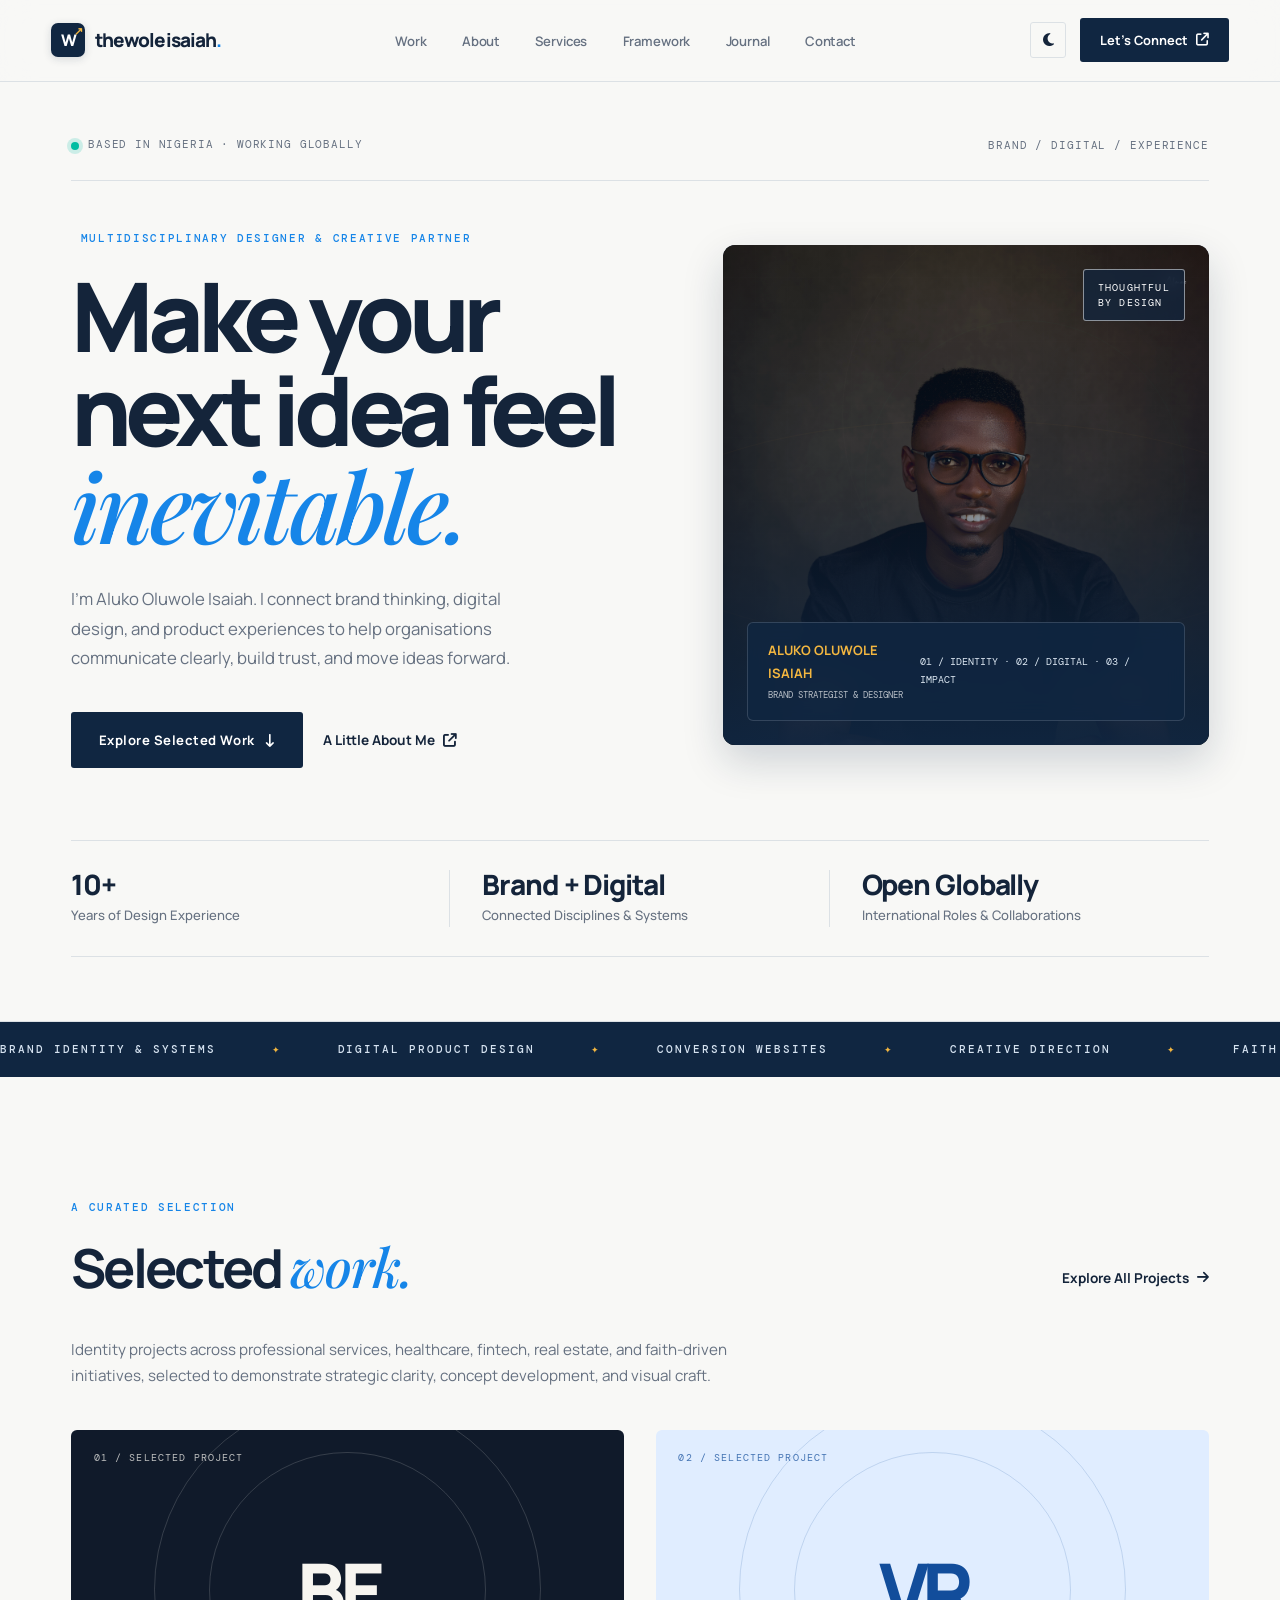
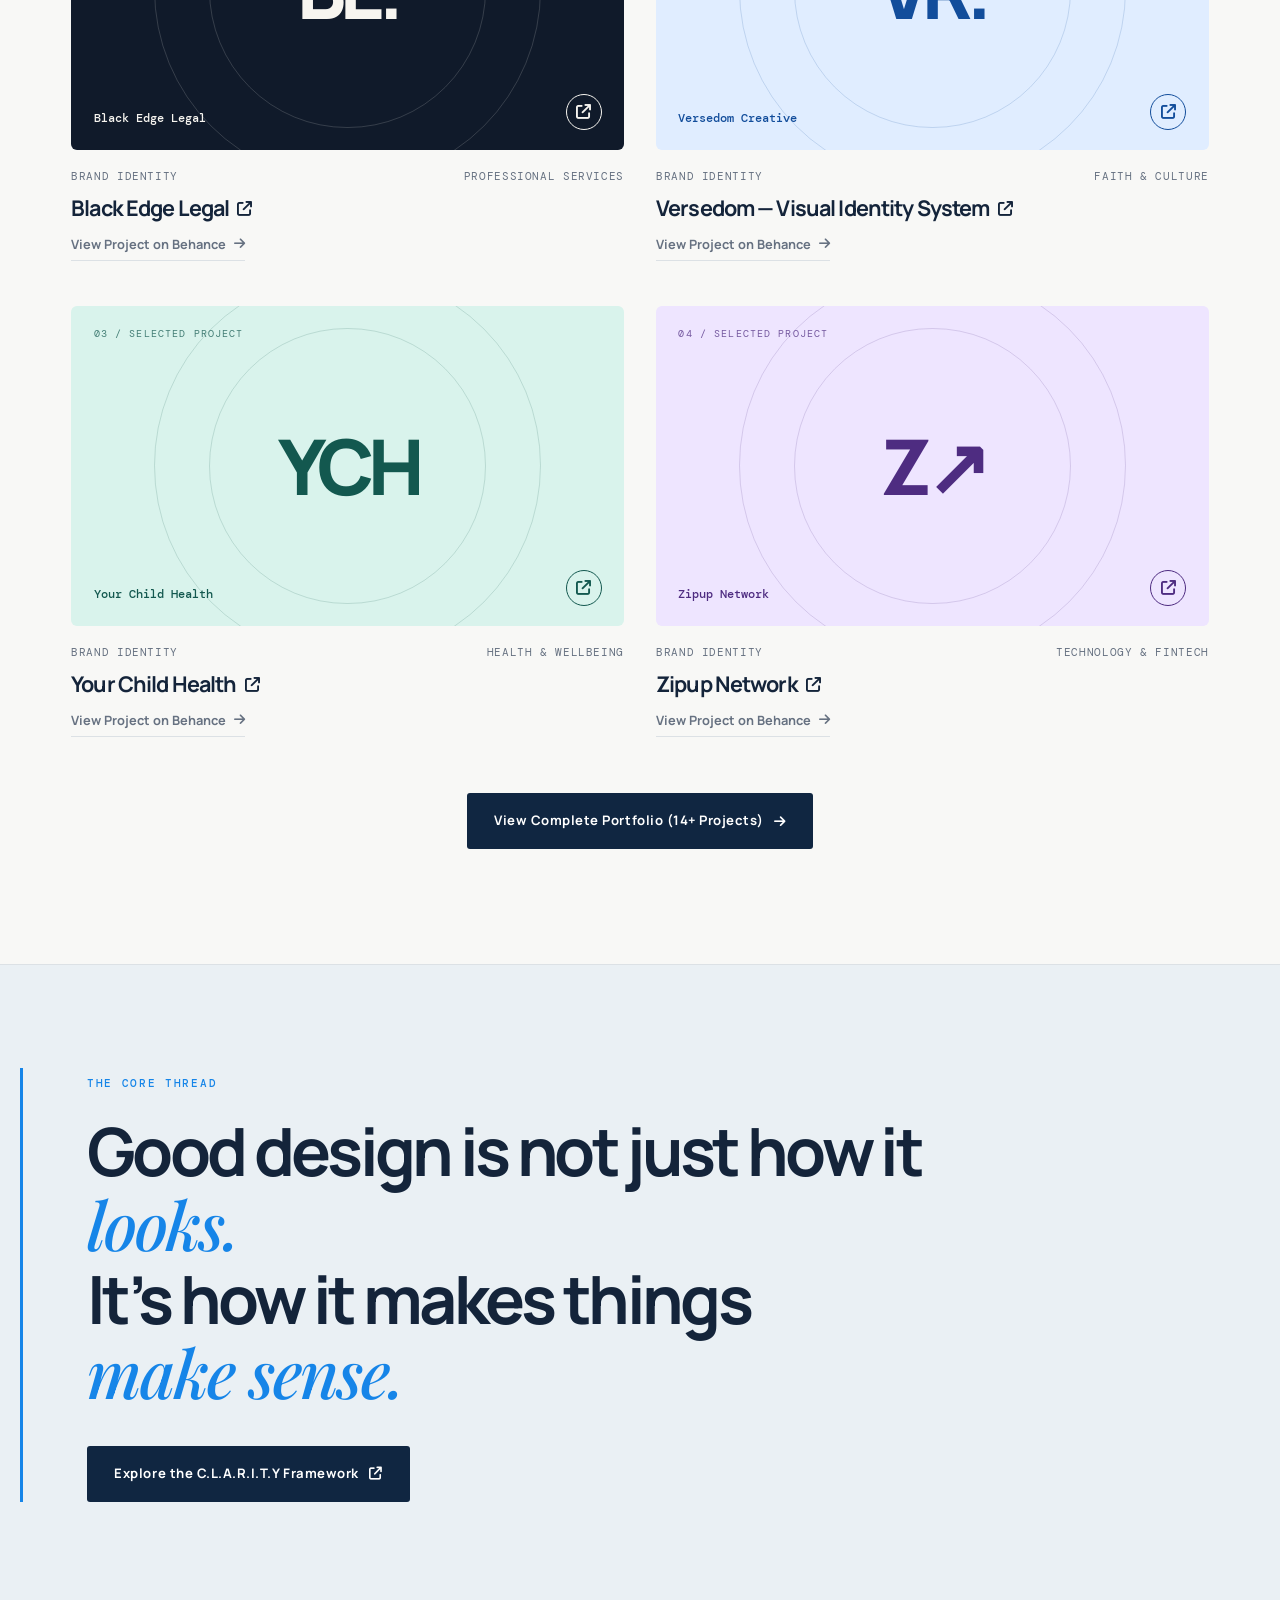
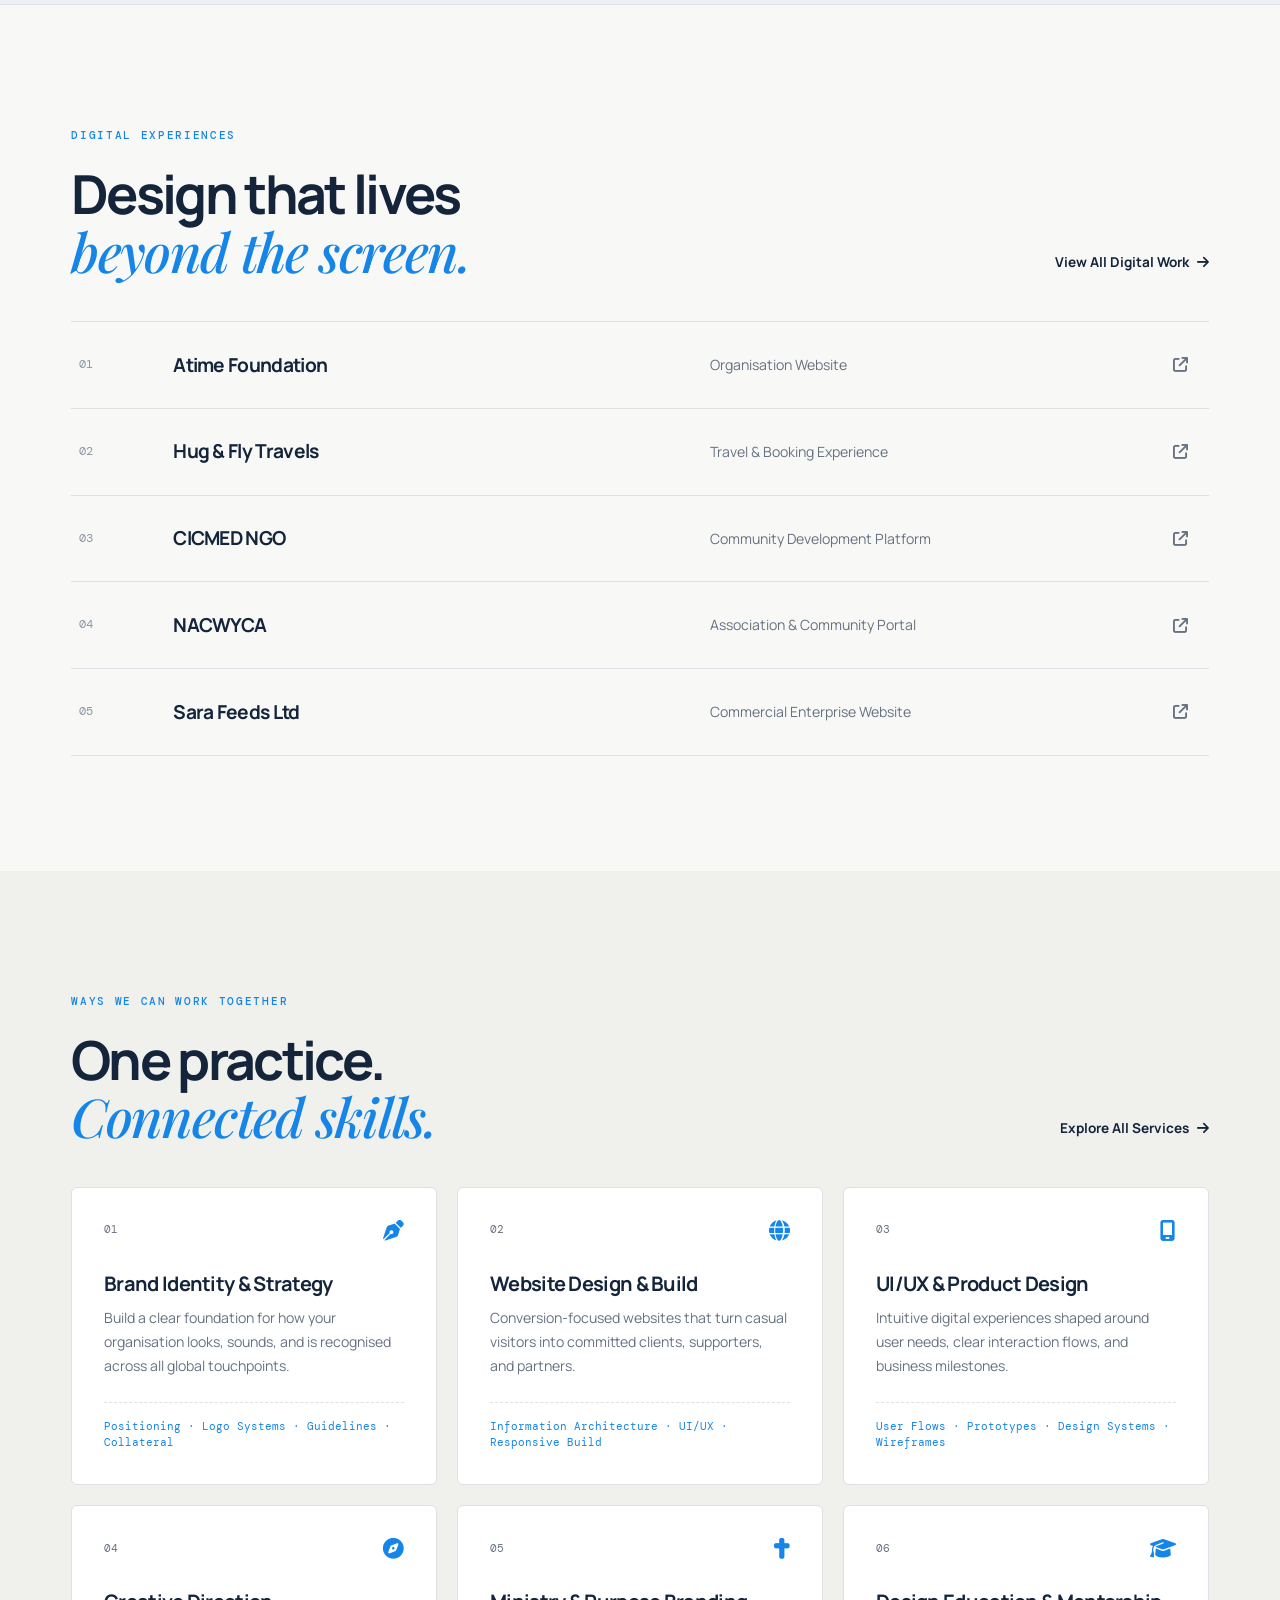
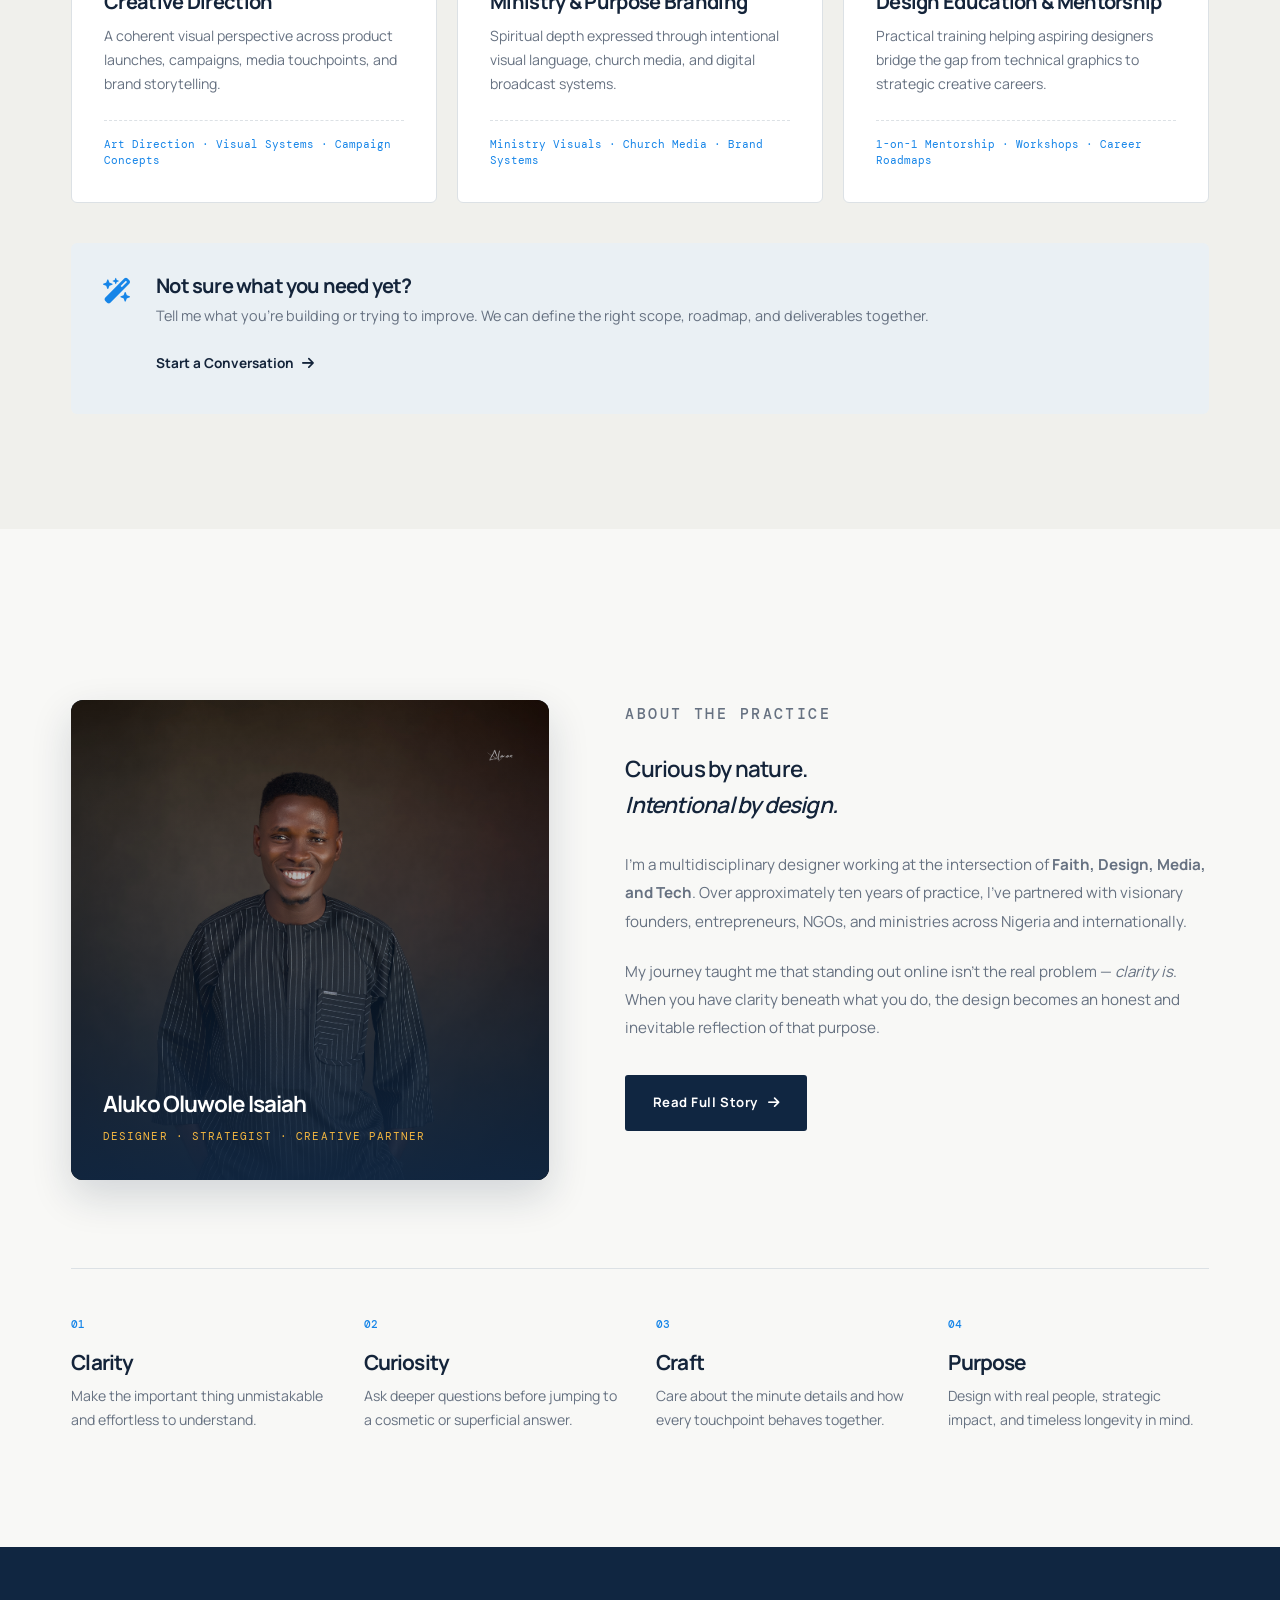
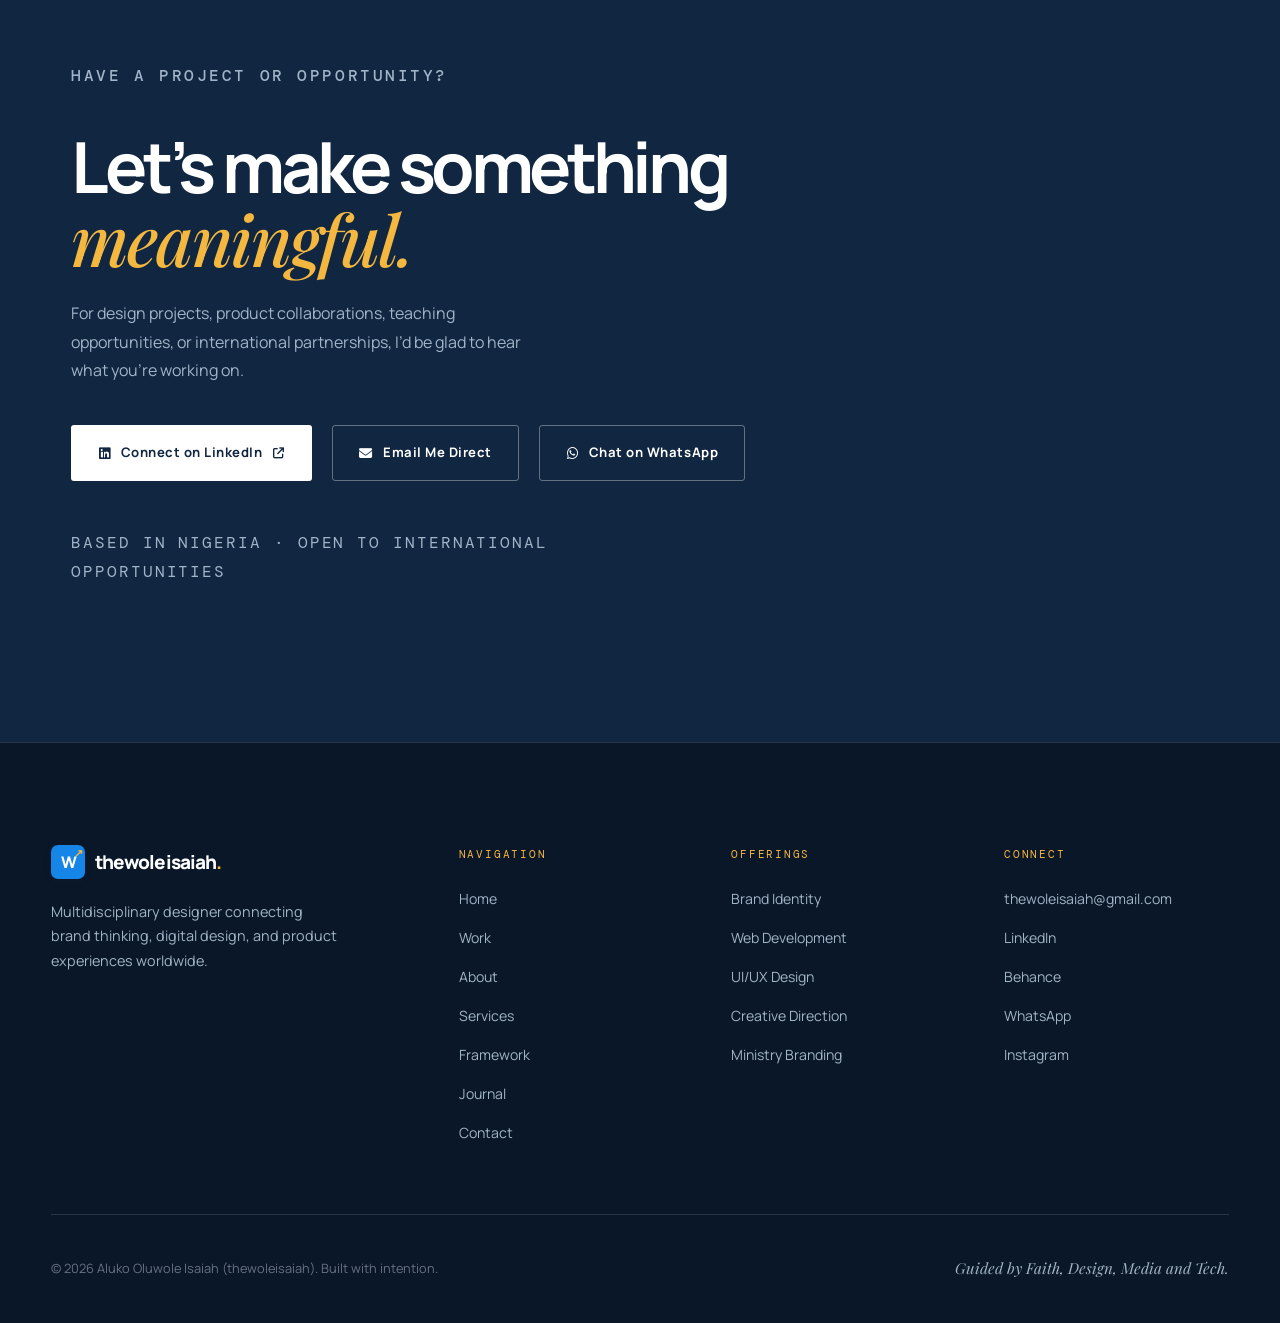
<file: index.html>
<!DOCTYPE html>
<html lang="en">
<head>
<meta charset="UTF-8"/>
<meta name="viewport" content="width=device-width, initial-scale=1.0"/>
<title>thewoleisaiah — Multidisciplinary Designer &amp; Creative Partner</title>
<meta name="description" content="I connect brand thinking, digital design, and product experiences to help organisations communicate clearly and move ideas forward. Based in Nigeria, working globally."/>
<link rel="icon" type="image/png" href="assets/logo.png"/>

<!-- Open Graph / Meta -->
<meta property="og:type" content="website"/>
<meta property="og:title" content="thewoleisaiah — Multidisciplinary Designer &amp; Creative Partner"/>
<meta property="og:description" content="Brand identity, digital products, and web design for purpose-driven founders, ministries, and global companies."/>
<meta property="og:url" content="https://thewoleisaiah.com/"/>
<meta property="og:image" content="https://thewoleisaiah.com/assets/wole.jpg"/>
<meta name="twitter:card" content="summary_large_image"/>

<!-- Stylesheet & Icons -->
<link rel="stylesheet" href="css/styles.css"/>
<link rel="stylesheet" href="https://cdnjs.cloudflare.com/ajax/libs/font-awesome/6.5.2/css/all.min.css" crossorigin="anonymous" referrerpolicy="no-referrer"/>

<!-- Pre-paint Theme Script -->
<script>
  (function(){
    try {
      var saved = localStorage.getItem('theme');
      var prefDark = window.matchMedia('(prefers-color-scheme: dark)').matches;
      if (saved === 'dark' || (!saved && prefDark)) {
        document.documentElement.setAttribute('data-theme', 'dark');
      } else {
        document.documentElement.setAttribute('data-theme', 'light');
      }
    } catch(e){}
  })();
</script>
</head>
<body>

<!-- NAVIGATION HEADER -->
<header class="site-nav">
  <a href="index.html" class="wordmark" aria-label="thewoleisaiah home">
    <span class="wordmark-mark">W<span>↗</span></span>
    <span>thewoleisaiah<span class="period">.</span></span>
  </a>

  <ul class="nav-links">
    <li><a href="work.html">Work</a></li>
    <li><a href="about.html">About</a></li>
    <li><a href="services.html">Services</a></li>
    <li><a href="framework.html">Framework</a></li>
    <li><a href="blog.html">Journal</a></li>
    <li><a href="contact.html">Contact</a></li>
  </ul>

  <div class="nav-right">
    <a href="contact.html" class="nav-cta">Let’s Connect <i class="fa-solid fa-arrow-up-right-from-square" aria-hidden="true"></i></a>
    <div class="nav-hamburger" aria-label="Toggle navigation menu" role="button" tabindex="0">
      <span></span><span></span><span></span>
    </div>
  </div>
</header>

<!-- MOBILE NAVIGATION DRAWER -->
<div class="mobile-nav" aria-hidden="true">
  <span class="mobile-nav-close">Close <i class="fa-solid fa-xmark"></i></span>
  <a href="index.html">Home</a>
  <a href="work.html">Work</a>
  <a href="about.html">About</a>
  <a href="services.html">Services</a>
  <a href="framework.html">Framework</a>
  <a href="blog.html">Journal</a>
  <a href="contact.html">Contact</a>
</div>

<main id="top">

  <!-- HERO SECTION -->
  <section class="hero-section">
    <div class="wrap">
      
      <!-- Topline metadata banner -->
      <div class="hero-topline reveal">
        <div class="availability">
          <span class="availability-dot"></span>
          <span>Based in Nigeria · Working Globally</span>
        </div>
        <span class="mono-tag">Brand / Digital / Experience</span>
      </div>

      <!-- Main Hero Grid -->
      <div class="hero-grid">
        <div class="hero-copy">
          <p class="eyebrow eyebrow--blue reveal">
            <i class="fa-solid fa-sparkles" style="font-size:10px;"></i>
            Multidisciplinary Designer &amp; Creative Partner
          </p>
          <h1 class="reveal reveal-delay-1">
            Make your next idea feel <em>inevitable.</em>
          </h1>
          <p class="hero-intro reveal reveal-delay-2">
            I’m Aluko Oluwole Isaiah. I connect brand thinking, digital design, and product experiences to help organisations communicate clearly, build trust, and move ideas forward.
          </p>
          <div class="hero-actions reveal reveal-delay-3">
            <a href="work.html" class="btn btn--navy btn--arrow-up">
              Explore Selected Work <i class="fa-solid fa-arrow-down-long"></i>
            </a>
            <a href="about.html" class="text-link">
              A Little About Me <i class="fa-solid fa-arrow-up-right-from-square"></i>
            </a>
          </div>
        </div>

        <!-- Integrated Hero Art Canvas featuring Wole's Studio Portrait -->
        <div class="hero-visual-card reveal reveal-delay-2">
          <div class="hero-art-bg"></div>
          <div class="art-orbit-ring ring-one"></div>
          <div class="art-orbit-ring ring-two"></div>
          <div class="art-orbit-ring ring-gold"></div>

          <!-- Studio Photo with cinematic overlay (warm smiling hero portrait) -->
          <div class="hero-photo-wrapper">
            <img src="assets/wole-smile.jpg" onerror="this.src='assets/wole.jpg'" alt="Aluko Oluwole Isaiah" class="hero-photo-img"/>
            <div class="hero-photo-gradient"></div>
          </div>

          <!-- Glass Floating Badges -->
          <div class="art-stamp">
            THOUGHTFUL<br/>BY DESIGN
          </div>

          <div class="art-bottom-bar">
            <div>
              <strong>ALUKO OLUWOLE ISAIAH</strong>
              <div style="font-size:9px;color:rgba(255,255,255,0.7);margin-top:2px;">BRAND STRATEGIST &amp; DESIGNER</div>
            </div>
            <div>01 / IDENTITY · 02 / DIGITAL · 03 / IMPACT</div>
          </div>
        </div>
      </div>

      <!-- Stats Strip -->
      <div class="stats-strip reveal reveal-delay-3">
        <div class="stat-box">
          <strong data-count="10" data-suffix="+">10+</strong>
          <span>Years of Design Experience</span>
        </div>
        <div class="stat-box">
          <strong>Brand + Digital</strong>
          <span>Connected Disciplines &amp; Systems</span>
        </div>
        <div class="stat-box">
          <strong>Open Globally</strong>
          <span>International Roles &amp; Collaborations</span>
        </div>
      </div>

    </div>
  </section>

  <!-- MARQUEE RIBBON -->
  <div class="marquee-wrap" aria-hidden="true">
    <div class="marquee-track">
      <span class="marquee-item">Brand Identity &amp; Systems</span>
      <span class="marquee-item">Digital Product Design</span>
      <span class="marquee-item">Conversion Websites</span>
      <span class="marquee-item">Creative Direction</span>
      <span class="marquee-item">Faith · Design · Media · Tech</span>
      <span class="marquee-item">Clarity &amp; Impact</span>
      <span class="marquee-item">Brand Identity &amp; Systems</span>
      <span class="marquee-item">Digital Product Design</span>
      <span class="marquee-item">Conversion Websites</span>
      <span class="marquee-item">Creative Direction</span>
      <span class="marquee-item">Faith · Design · Media · Tech</span>
      <span class="marquee-item">Clarity &amp; Impact</span>
    </div>
  </div>

  <!-- SELECTED WORK SECTION -->
  <section class="section wrap" id="work">
    <div class="section-head">
      <div>
        <p class="eyebrow eyebrow--blue reveal">A Curated Selection</p>
        <h2 class="reveal reveal-delay-1">Selected <em>work.</em></h2>
      </div>
      <a href="work.html" class="text-link reveal">
        Explore All Projects <i class="fa-solid fa-arrow-right"></i>
      </a>
    </div>
    <p class="section-intro wide reveal reveal-delay-1">
      Identity projects across professional services, healthcare, fintech, real estate, and faith-driven initiatives, selected to demonstrate strategic clarity, concept development, and visual craft.
    </p>

    <!-- Project Grid with Themed Visual Cards -->
    <div class="project-grid">

      <!-- 01 Black Edge Legal -->
      <article class="project-card reveal">
        <a class="project-visual dark" href="https://www.behance.net/gallery/249808649/Black-Edge-Legal" target="_blank" rel="noopener">
          <span class="visual-index">01 / SELECTED PROJECT</span>
          <span class="visual-symbol">BE.</span>
          <span class="visual-name">Black Edge Legal</span>
          <span class="visual-arrow"><i class="fa-solid fa-arrow-up-right-from-square"></i></span>
        </a>
        <div class="project-meta">
          <span>Brand Identity</span>
          <span>Professional Services</span>
        </div>
        <h3>
          <a href="https://www.behance.net/gallery/249808649/Black-Edge-Legal" target="_blank" rel="noopener">
            Black Edge Legal <i class="fa-solid fa-arrow-up-right-from-square" style="font-size:0.7em;"></i>
          </a>
        </h3>
        <a class="case-link" href="https://www.behance.net/gallery/249808649/Black-Edge-Legal" target="_blank" rel="noopener">
          View Project on Behance <i class="fa-solid fa-arrow-right"></i>
        </a>
      </article>

      <!-- 02 Versedom -->
      <article class="project-card reveal reveal-delay-1">
        <a class="project-visual blue" href="https://www.behance.net/gallery/215246209/Versedom-Brand-Identity-Guidelines" target="_blank" rel="noopener">
          <span class="visual-index">02 / SELECTED PROJECT</span>
          <span class="visual-symbol">VR.</span>
          <span class="visual-name">Versedom Creative</span>
          <span class="visual-arrow"><i class="fa-solid fa-arrow-up-right-from-square"></i></span>
        </a>
        <div class="project-meta">
          <span>Brand Identity</span>
          <span>Faith &amp; Culture</span>
        </div>
        <h3>
          <a href="https://www.behance.net/gallery/215246209/Versedom-Brand-Identity-Guidelines" target="_blank" rel="noopener">
            Versedom — Visual Identity System <i class="fa-solid fa-arrow-up-right-from-square" style="font-size:0.7em;"></i>
          </a>
        </h3>
        <a class="case-link" href="https://www.behance.net/gallery/215246209/Versedom-Brand-Identity-Guidelines" target="_blank" rel="noopener">
          View Project on Behance <i class="fa-solid fa-arrow-right"></i>
        </a>
      </article>

      <!-- 03 Your Child Health -->
      <article class="project-card reveal">
        <a class="project-visual mint" href="https://www.behance.net/gallery/231723629/Your-Child-Health-Visual-Identity-Design" target="_blank" rel="noopener">
          <span class="visual-index">03 / SELECTED PROJECT</span>
          <span class="visual-symbol">YCH</span>
          <span class="visual-name">Your Child Health</span>
          <span class="visual-arrow"><i class="fa-solid fa-arrow-up-right-from-square"></i></span>
        </a>
        <div class="project-meta">
          <span>Brand Identity</span>
          <span>Health &amp; Wellbeing</span>
        </div>
        <h3>
          <a href="https://www.behance.net/gallery/231723629/Your-Child-Health-Visual-Identity-Design" target="_blank" rel="noopener">
            Your Child Health <i class="fa-solid fa-arrow-up-right-from-square" style="font-size:0.7em;"></i>
          </a>
        </h3>
        <a class="case-link" href="https://www.behance.net/gallery/231723629/Your-Child-Health-Visual-Identity-Design" target="_blank" rel="noopener">
          View Project on Behance <i class="fa-solid fa-arrow-right"></i>
        </a>
      </article>

      <!-- 04 Zipup Network -->
      <article class="project-card reveal reveal-delay-1">
        <a class="project-visual violet" href="https://www.behance.net/gallery/223100229/Zipup-Network-Logo-Design" target="_blank" rel="noopener">
          <span class="visual-index">04 / SELECTED PROJECT</span>
          <span class="visual-symbol">Z↗</span>
          <span class="visual-name">Zipup Network</span>
          <span class="visual-arrow"><i class="fa-solid fa-arrow-up-right-from-square"></i></span>
        </a>
        <div class="project-meta">
          <span>Brand Identity</span>
          <span>Technology &amp; Fintech</span>
        </div>
        <h3>
          <a href="https://www.behance.net/gallery/223100229/Zipup-Network-Logo-Design" target="_blank" rel="noopener">
            Zipup Network <i class="fa-solid fa-arrow-up-right-from-square" style="font-size:0.7em;"></i>
          </a>
        </h3>
        <a class="case-link" href="https://www.behance.net/gallery/223100229/Zipup-Network-Logo-Design" target="_blank" rel="noopener">
          View Project on Behance <i class="fa-solid fa-arrow-right"></i>
        </a>
      </article>

    </div>

    <div style="text-align:center;margin-top:3.5rem;" class="reveal">
      <a href="work.html" class="btn btn--navy">View Complete Portfolio (14+ Projects) <i class="fa-solid fa-arrow-right"></i></a>
    </div>
  </section>

  <!-- MANIFESTO SECTION -->
  <section class="manifesto">
    <div class="wrap manifesto-inner">
      <p class="eyebrow eyebrow--blue reveal">The Core Thread</p>
      <h2 class="reveal reveal-delay-1">
        Good design is not just how it <em>looks.</em><br/>
        It’s how it makes things<br/>
        <em>make sense.</em>
      </h2>
      <a href="framework.html" class="btn btn--navy reveal reveal-delay-2">
        Explore the C.L.A.R.I.T.Y Framework <i class="fa-solid fa-arrow-up-right-from-square"></i>
      </a>
    </div>
  </section>

  <!-- LIVE DIGITAL EXPERIENCES LIST -->
  <section class="section wrap digital-preview">
    <div class="section-head">
      <div>
        <p class="eyebrow eyebrow--blue reveal">Digital Experiences</p>
        <h2 class="reveal reveal-delay-1">Design that lives<br/><em>beyond the screen.</em></h2>
      </div>
      <a href="work.html" class="text-link reveal">
        View All Digital Work <i class="fa-solid fa-arrow-right"></i>
      </a>
    </div>

    <div class="website-list reveal">
      <a class="website-row" href="https://atimefoundation.org" target="_blank" rel="noopener">
        <span class="site-number">01</span>
        <span class="site-name">Atime Foundation</span>
        <span class="site-type">Organisation Website</span>
        <span class="site-open"><i class="fa-solid fa-arrow-up-right-from-square"></i></span>
      </a>
      <a class="website-row" href="https://hugandflytravel.com/" target="_blank" rel="noopener">
        <span class="site-number">02</span>
        <span class="site-name">Hug &amp; Fly Travels</span>
        <span class="site-type">Travel &amp; Booking Experience</span>
        <span class="site-open"><i class="fa-solid fa-arrow-up-right-from-square"></i></span>
      </a>
      <a class="website-row" href="https://cicmedngo.com" target="_blank" rel="noopener">
        <span class="site-number">03</span>
        <span class="site-name">CICMED NGO</span>
        <span class="site-type">Community Development Platform</span>
        <span class="site-open"><i class="fa-solid fa-arrow-up-right-from-square"></i></span>
      </a>
      <a class="website-row" href="https://nacwyca.org" target="_blank" rel="noopener">
        <span class="site-number">04</span>
        <span class="site-name">NACWYCA</span>
        <span class="site-type">Association &amp; Community Portal</span>
        <span class="site-open"><i class="fa-solid fa-arrow-up-right-from-square"></i></span>
      </a>
      <a class="website-row" href="https://sarafeedsltd.com" target="_blank" rel="noopener">
        <span class="site-number">05</span>
        <span class="site-name">Sara Feeds Ltd</span>
        <span class="site-type">Commercial Enterprise Website</span>
        <span class="site-open"><i class="fa-solid fa-arrow-up-right-from-square"></i></span>
      </a>
    </div>
  </section>

  <!-- SERVICES OVERVIEW -->
  <section class="section section-warm">
    <div class="wrap">
      <div class="section-head">
        <div>
          <p class="eyebrow eyebrow--blue reveal">Ways We Can Work Together</p>
          <h2 class="reveal reveal-delay-1">One practice.<br/><em>Connected skills.</em></h2>
        </div>
        <a href="services.html" class="text-link reveal">
          Explore All Services <i class="fa-solid fa-arrow-right"></i>
        </a>
      </div>

      <div class="service-grid">
        <article class="service-card reveal">
          <div class="service-top">
            <span>01</span>
            <i class="fa-solid fa-pen-nib"></i>
          </div>
          <h3>Brand Identity &amp; Strategy</h3>
          <p>Build a clear foundation for how your organisation looks, sounds, and is recognised across all global touchpoints.</p>
          <span class="deliverables">Positioning · Logo Systems · Guidelines · Collateral</span>
        </article>

        <article class="service-card reveal reveal-delay-1">
          <div class="service-top">
            <span>02</span>
            <i class="fa-solid fa-globe"></i>
          </div>
          <h3>Website Design &amp; Build</h3>
          <p>Conversion-focused websites that turn casual visitors into committed clients, supporters, and partners.</p>
          <span class="deliverables">Information Architecture · UI/UX · Responsive Build</span>
        </article>

        <article class="service-card reveal reveal-delay-2">
          <div class="service-top">
            <span>03</span>
            <i class="fa-solid fa-mobile-screen"></i>
          </div>
          <h3>UI/UX &amp; Product Design</h3>
          <p>Intuitive digital experiences shaped around user needs, clear interaction flows, and business milestones.</p>
          <span class="deliverables">User Flows · Prototypes · Design Systems · Wireframes</span>
        </article>

        <article class="service-card reveal">
          <div class="service-top">
            <span>04</span>
            <i class="fa-solid fa-compass"></i>
          </div>
          <h3>Creative Direction</h3>
          <p>A coherent visual perspective across product launches, campaigns, media touchpoints, and brand storytelling.</p>
          <span class="deliverables">Art Direction · Visual Systems · Campaign Concepts</span>
        </article>

        <article class="service-card reveal reveal-delay-1">
          <div class="service-top">
            <span>05</span>
            <i class="fa-solid fa-cross"></i>
          </div>
          <h3>Ministry &amp; Purpose Branding</h3>
          <p>Spiritual depth expressed through intentional visual language, church media, and digital broadcast systems.</p>
          <span class="deliverables">Ministry Visuals · Church Media · Brand Systems</span>
        </article>

        <article class="service-card reveal reveal-delay-2">
          <div class="service-top">
            <span>06</span>
            <i class="fa-solid fa-graduation-cap"></i>
          </div>
          <h3>Design Education &amp; Mentorship</h3>
          <p>Practical training helping aspiring designers bridge the gap from technical graphics to strategic creative careers.</p>
          <span class="deliverables">1-on-1 Mentorship · Workshops · Career Roadmaps</span>
        </article>
      </div>

      <!-- Quick Consultation Note -->
      <div class="service-note reveal">
        <i class="fa-solid fa-wand-magic-sparkles service-note-icon"></i>
        <div>
          <h3>Not sure what you need yet?</h3>
          <p>Tell me what you’re building or trying to improve. We can define the right scope, roadmap, and deliverables together.</p>
          <a href="contact.html" class="text-link">Start a Conversation <i class="fa-solid fa-arrow-right"></i></a>
        </div>
      </div>
    </div>
  </section>

  <!-- ABOUT TEASER & PHILOSOPHY -->
  <section class="section wrap">
    <div class="about-layout">
      <!-- Portrait Card (Cultural Elegance & Warmth) -->
      <div class="about-portrait-card reveal">
        <img src="assets/wole-standing-smile.jpg" onerror="this.src='assets/wole-culture.jpg'" alt="Aluko Oluwole Isaiah" class="about-portrait-img"/>
        <div class="about-portrait-overlay"></div>
        <div class="about-portrait-meta">
          <h4>Aluko Oluwole Isaiah</h4>
          <small>DESIGNER · STRATEGIST · CREATIVE PARTNER</small>
        </div>
      </div>

      <!-- Copy -->
      <div class="about-copy">
        <p class="eyebrow eyebrow--blue reveal">About the Practice</p>
        <p class="lead reveal reveal-delay-1">
          Curious by nature.<br/>
          <em>Intentional by design.</em>
        </p>
        <p class="reveal reveal-delay-2">
          I’m a multidisciplinary designer working at the intersection of <strong>Faith, Design, Media, and Tech</strong>. Over approximately ten years of practice, I’ve partnered with visionary founders, entrepreneurs, NGOs, and ministries across Nigeria and internationally.
        </p>
        <p class="reveal reveal-delay-2">
          My journey taught me that standing out online isn't the real problem — <em>clarity is</em>. When you have clarity beneath what you do, the design becomes an honest and inevitable reflection of that purpose.
        </p>
        <div class="reveal reveal-delay-3" style="margin-top:2rem;">
          <a href="about.html" class="btn btn--navy">Read Full Story <i class="fa-solid fa-arrow-right"></i></a>
        </div>
      </div>
    </div>

    <!-- 4 Core Pillars -->
    <div class="values-grid reveal">
      <div class="value-item">
        <span>01</span>
        <h3>Clarity</h3>
        <p>Make the important thing unmistakable and effortless to understand.</p>
      </div>
      <div class="value-item">
        <span>02</span>
        <h3>Curiosity</h3>
        <p>Ask deeper questions before jumping to a cosmetic or superficial answer.</p>
      </div>
      <div class="value-item">
        <span>03</span>
        <h3>Craft</h3>
        <p>Care about the minute details and how every touchpoint behaves together.</p>
      </div>
      <div class="value-item">
        <span>04</span>
        <h3>Purpose</h3>
        <p>Design with real people, strategic impact, and timeless longevity in mind.</p>
      </div>
    </div>
  </section>

  <!-- CONTACT BAND (Global Call to Action) -->
  <section class="contact-section">
    <div class="wrap contact-inner">
      <p class="eyebrow eyebrow--gold reveal">Have a Project or Opportunity?</p>
      <h2 class="reveal reveal-delay-1">
        Let’s make something<br/>
        <em>meaningful.</em>
      </h2>
      <p class="reveal reveal-delay-2">
        For design projects, product collaborations, teaching opportunities, or international partnerships, I’d be glad to hear what you’re working on.
      </p>
      <div class="hero-actions reveal reveal-delay-3">
        <a class="button light" href="https://www.linkedin.com/in/thewoleisaiah/" target="_blank" rel="noopener">
          <i class="fa-brands fa-linkedin"></i> Connect on LinkedIn <i class="fa-solid fa-arrow-up-right-from-square" style="font-size:11px;"></i>
        </a>
        <a class="button outline-light" href="mailto:thewoleisaiah@gmail.com">
          <i class="fa-solid fa-envelope"></i> Email Me Direct
        </a>
        <a class="button outline-light" href="https://wa.me/2348135679023" target="_blank" rel="noopener">
          <i class="fa-brands fa-whatsapp"></i> Chat on WhatsApp
        </a>
      </div>
      <p class="contact-location reveal reveal-delay-4">
        BASED IN NIGERIA · OPEN TO INTERNATIONAL OPPORTUNITIES
      </p>
    </div>
  </section>

</main>

<!-- SITE FOOTER -->
<footer class="site-footer">
  <div class="footer-inner">
    <div class="footer-top">
      <div>
        <a href="index.html" class="wordmark footer-wordmark">
          <span class="wordmark-mark">W<span>↗</span></span>
          <span>thewoleisaiah<span class="period" style="color:var(--gold);">.</span></span>
        </a>
        <p class="footer-tagline">
          Multidisciplinary designer connecting brand thinking, digital design, and product experiences worldwide.
        </p>
      </div>

      <div>
        <div class="footer-col-title">Navigation</div>
        <ul class="footer-links">
          <li><a href="index.html">Home</a></li>
          <li><a href="work.html">Work</a></li>
          <li><a href="about.html">About</a></li>
          <li><a href="services.html">Services</a></li>
          <li><a href="framework.html">Framework</a></li>
          <li><a href="blog.html">Journal</a></li>
          <li><a href="contact.html">Contact</a></li>
        </ul>
      </div>

      <div>
        <div class="footer-col-title">Offerings</div>
        <ul class="footer-links">
          <li><a href="services.html#brand-identity">Brand Identity</a></li>
          <li><a href="services.html#web-design">Web Development</a></li>
          <li><a href="services.html#ui-ux">UI/UX Design</a></li>
          <li><a href="services.html#creative-direction">Creative Direction</a></li>
          <li><a href="services.html#ministry-branding">Ministry Branding</a></li>
        </ul>
      </div>

      <div>
        <div class="footer-col-title">Connect</div>
        <ul class="footer-links">
          <li><a href="mailto:thewoleisaiah@gmail.com">thewoleisaiah@gmail.com</a></li>
          <li><a href="https://www.linkedin.com/in/thewoleisaiah/" target="_blank" rel="noopener">LinkedIn</a></li>
          <li><a href="https://www.behance.net/thewoleisaiah" target="_blank" rel="noopener">Behance</a></li>
          <li><a href="https://wa.me/2348135679023" target="_blank" rel="noopener">WhatsApp</a></li>
          <li><a href="https://www.instagram.com/thewoleisaiah" target="_blank" rel="noopener">Instagram</a></li>
        </ul>
      </div>
    </div>

    <div class="footer-bottom">
      <p>&copy; 2026 Aluko Oluwole Isaiah (thewoleisaiah). Built with intention.</p>
      <p class="footer-faith">Guided by Faith, Design, Media and Tech.</p>
    </div>
  </div>
</footer>

<script src="js/main.js"></script>
</body>
</html>
</file>
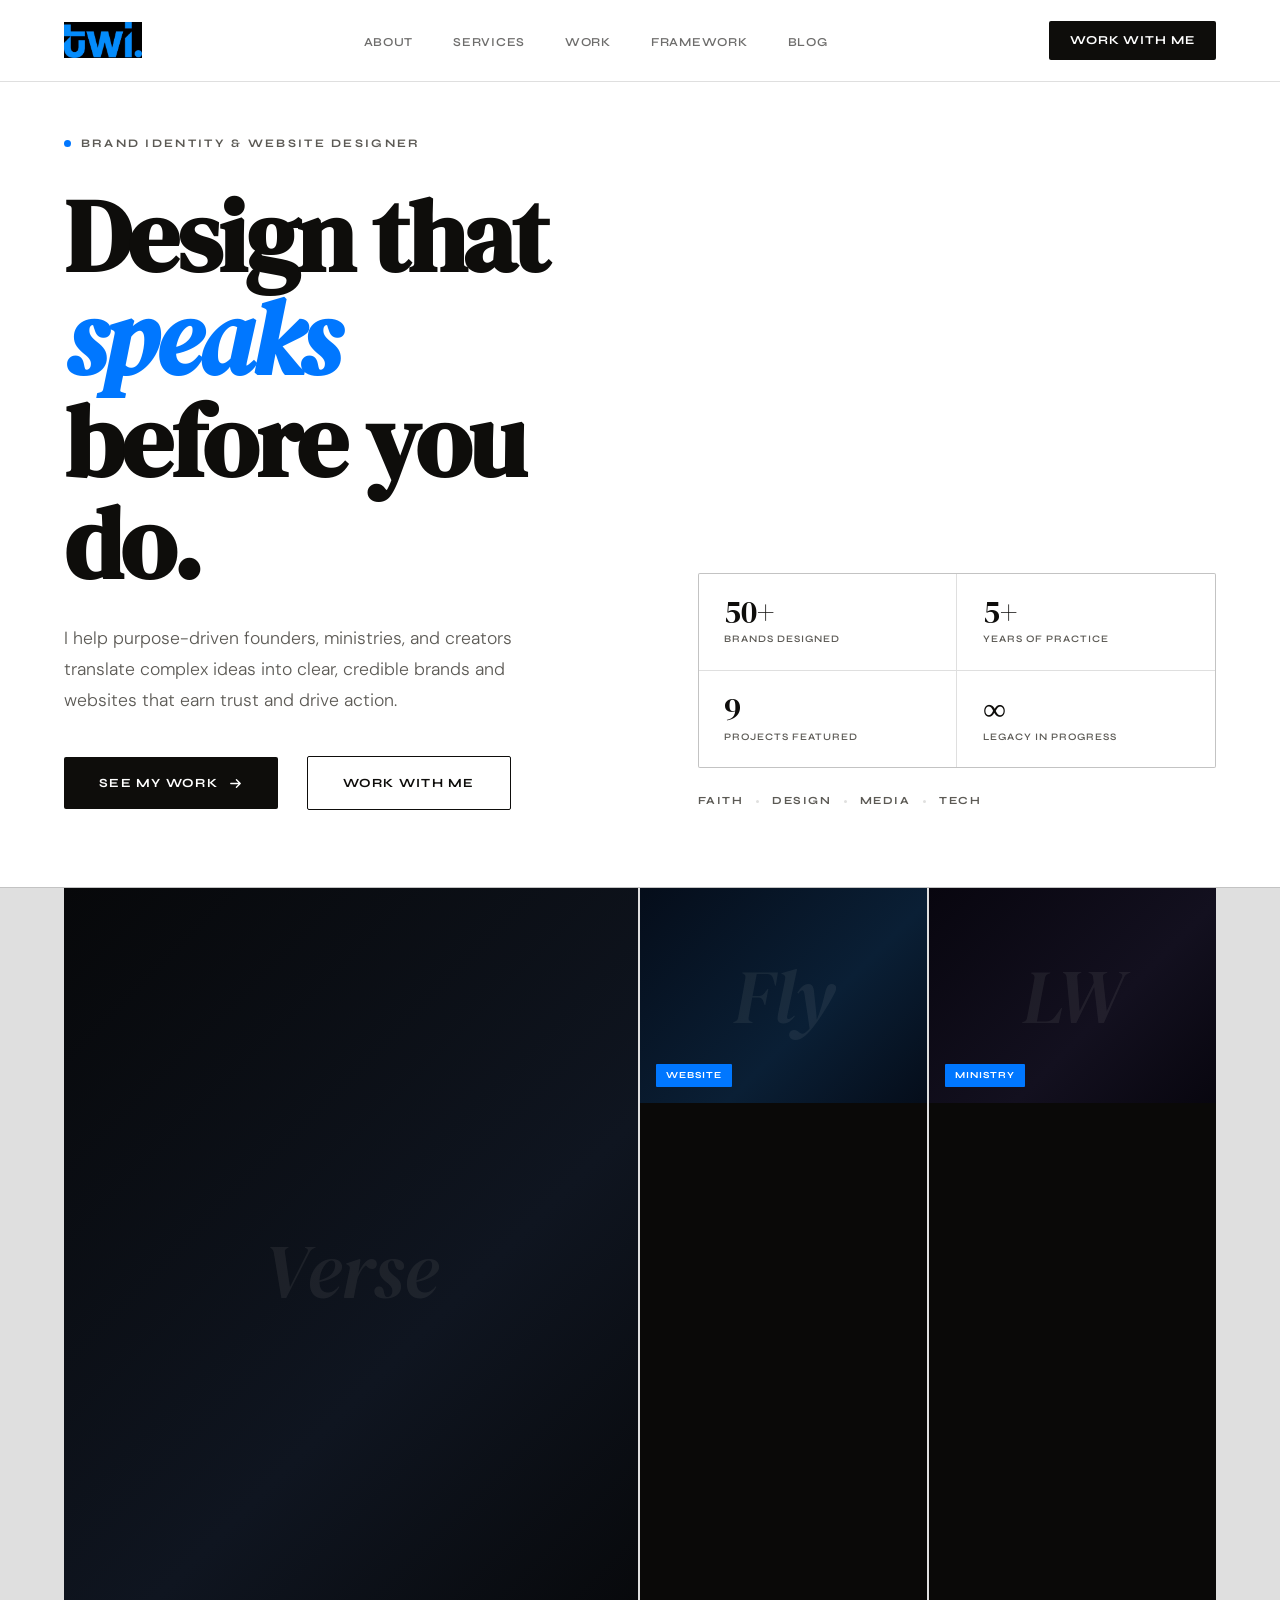
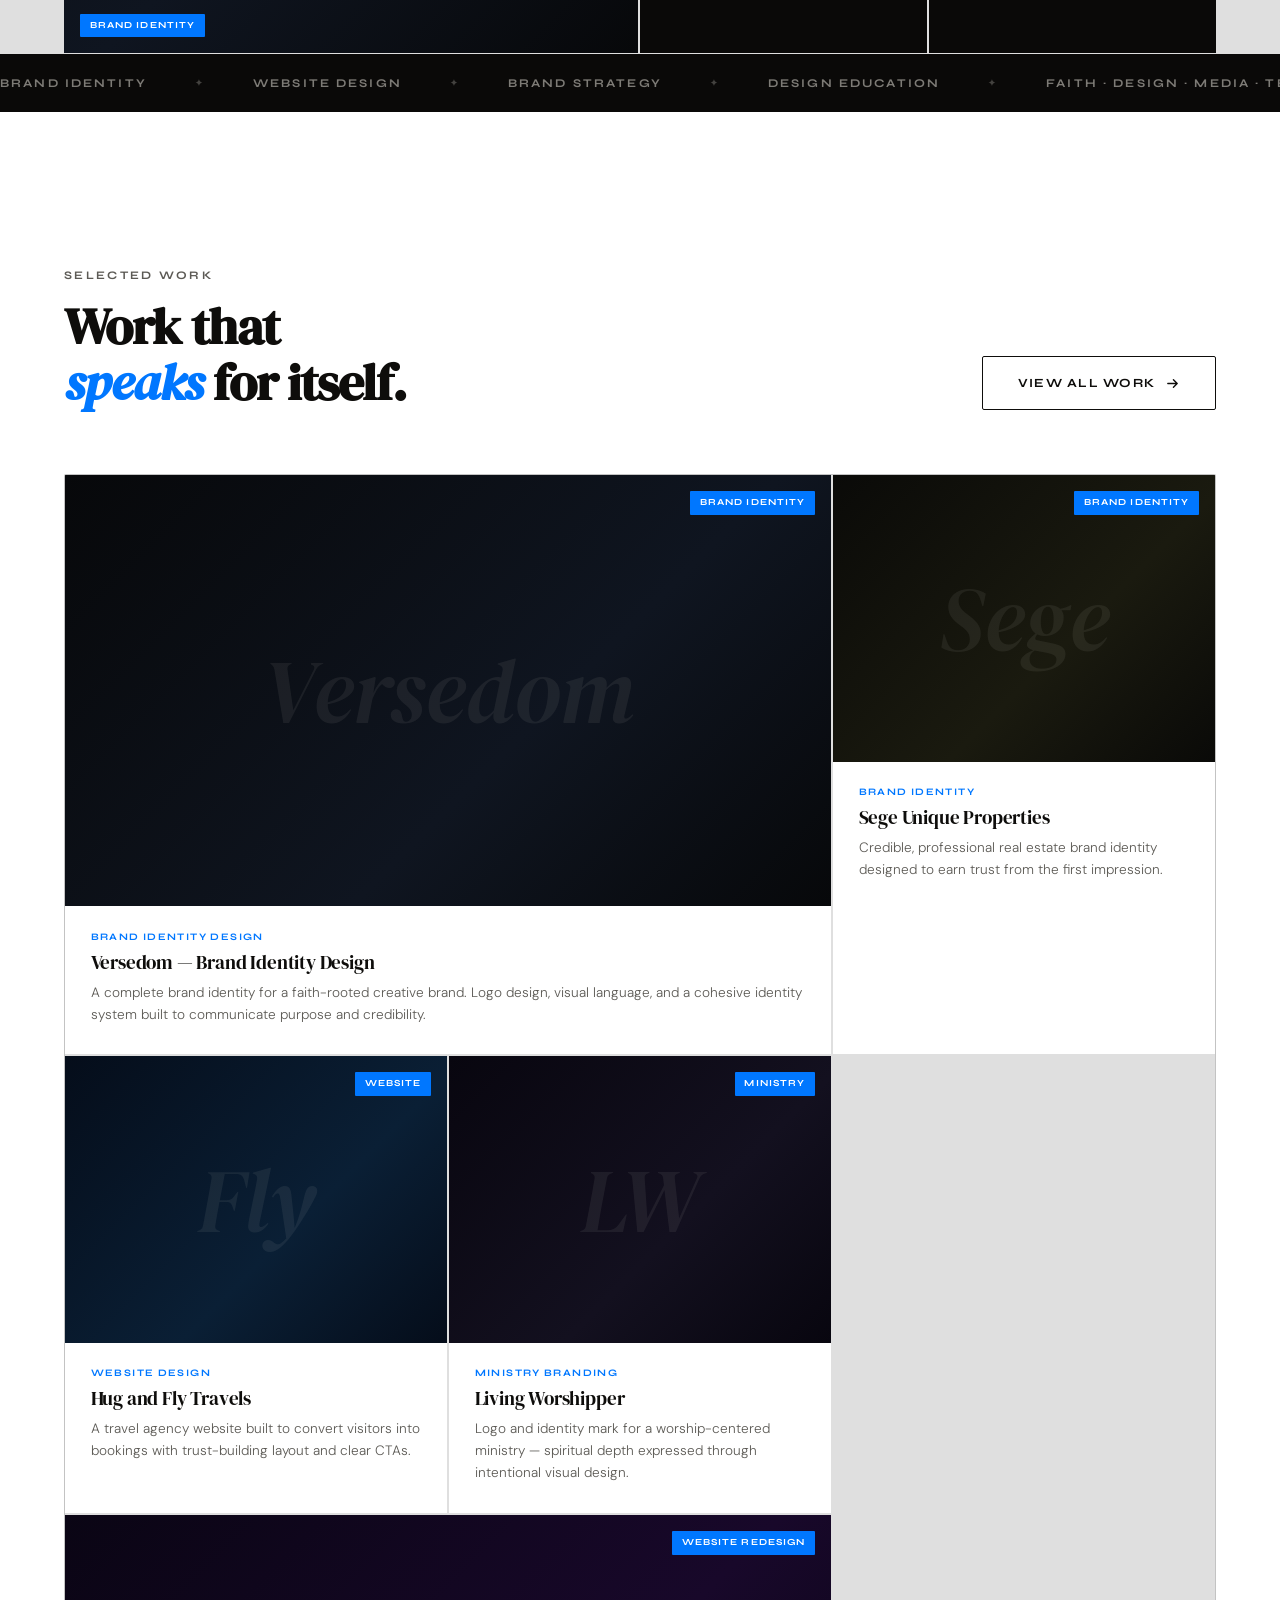
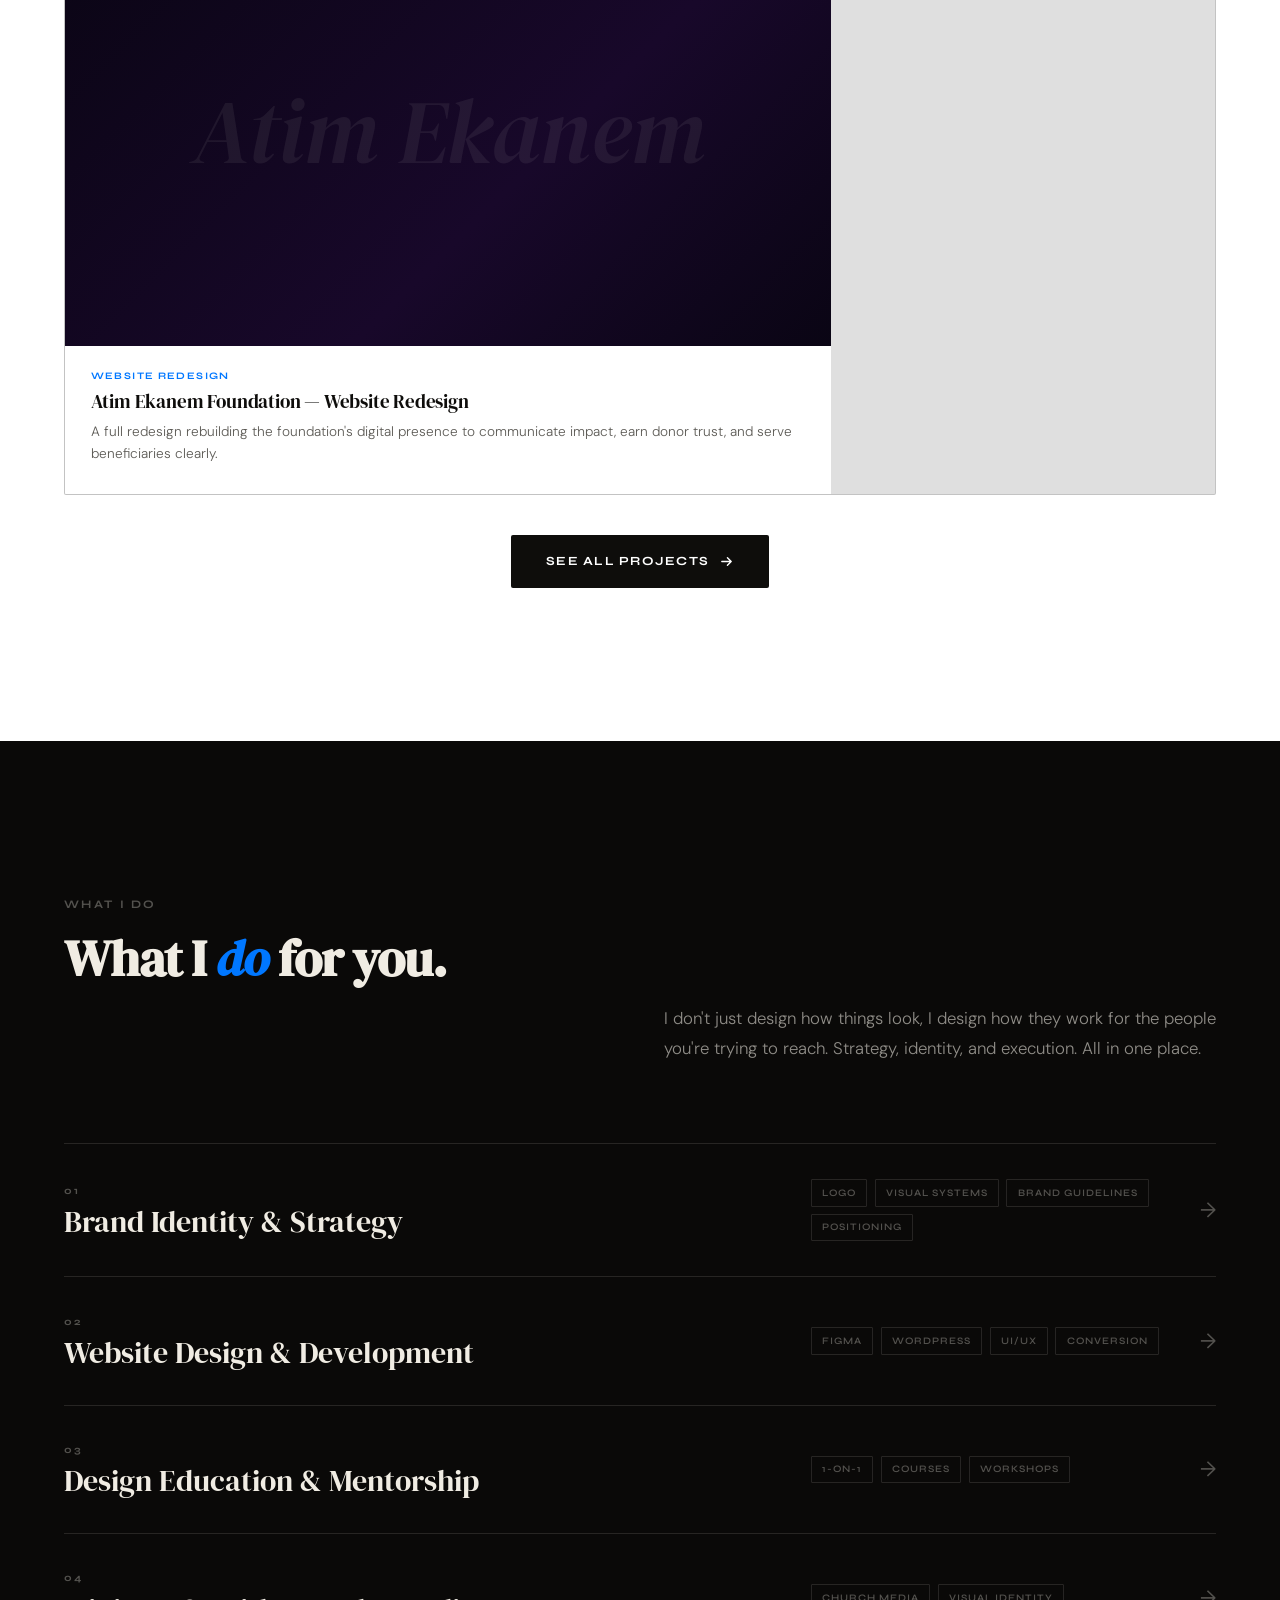
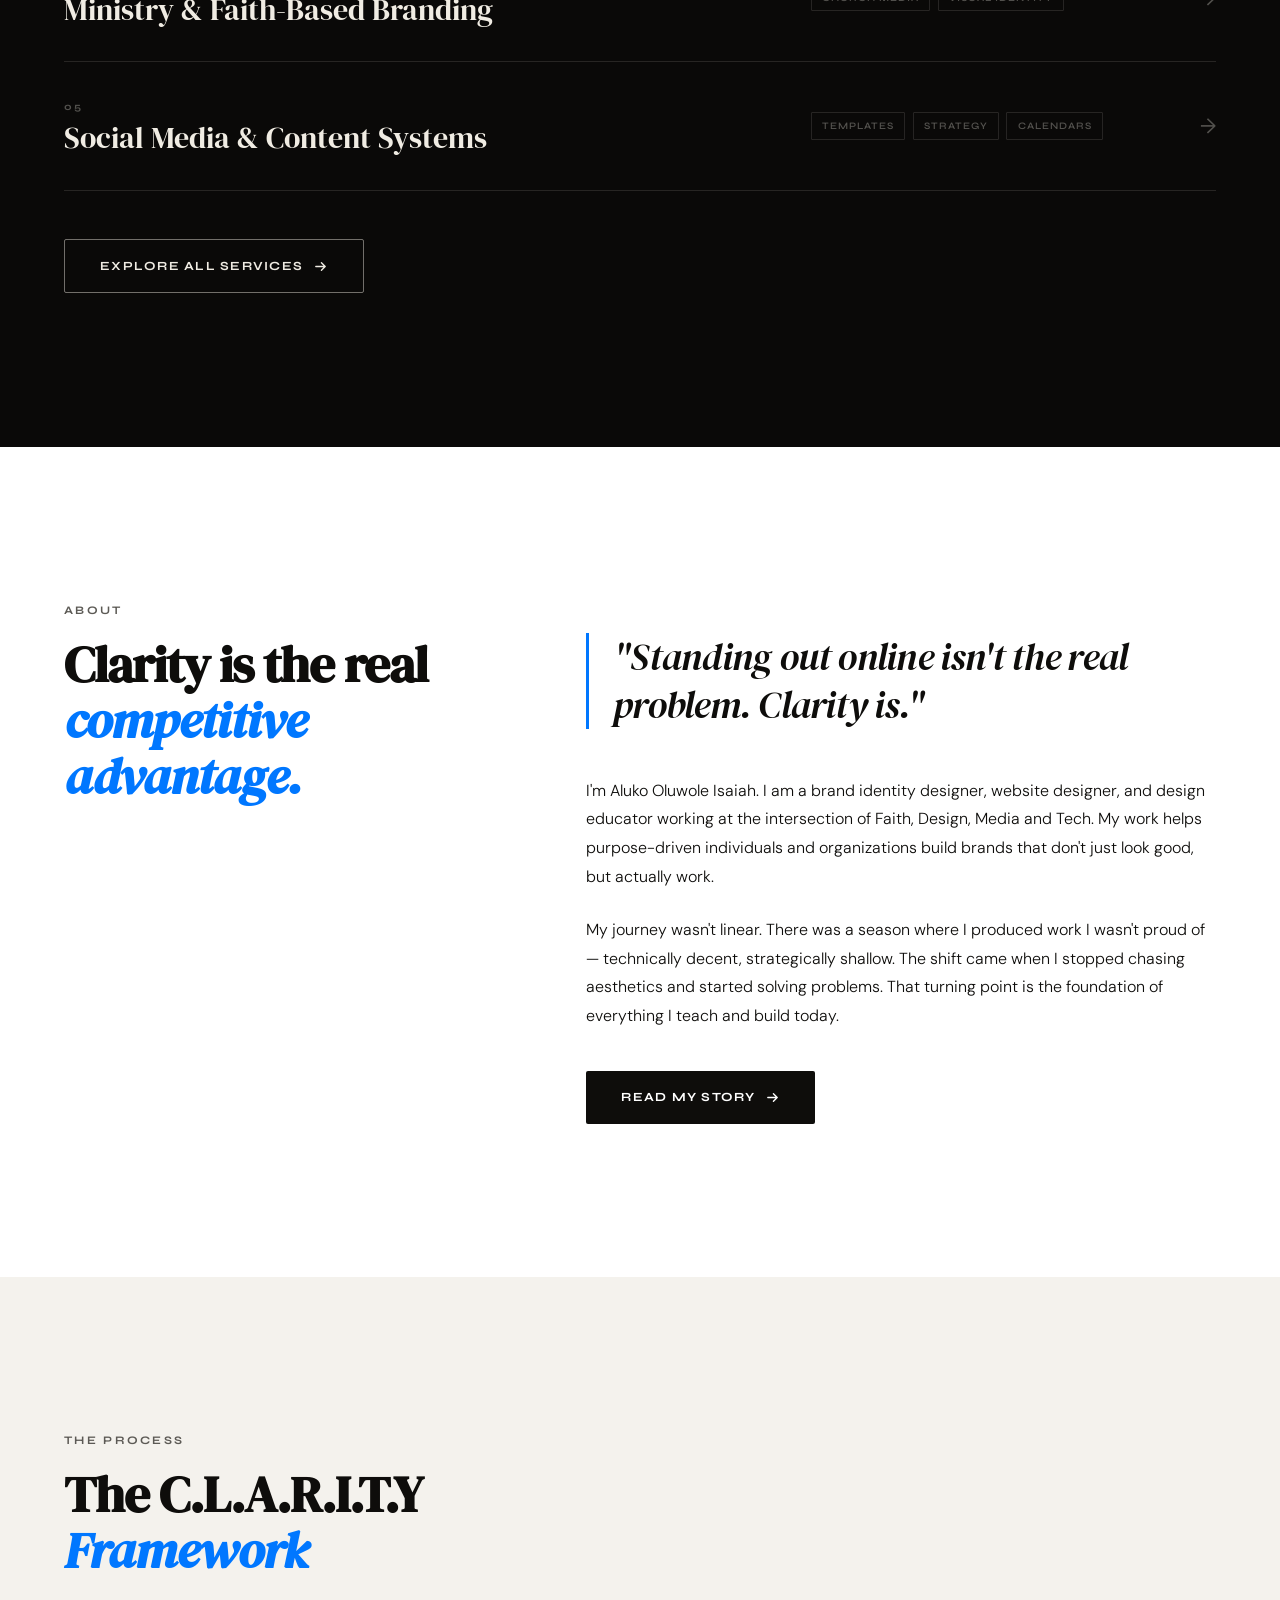
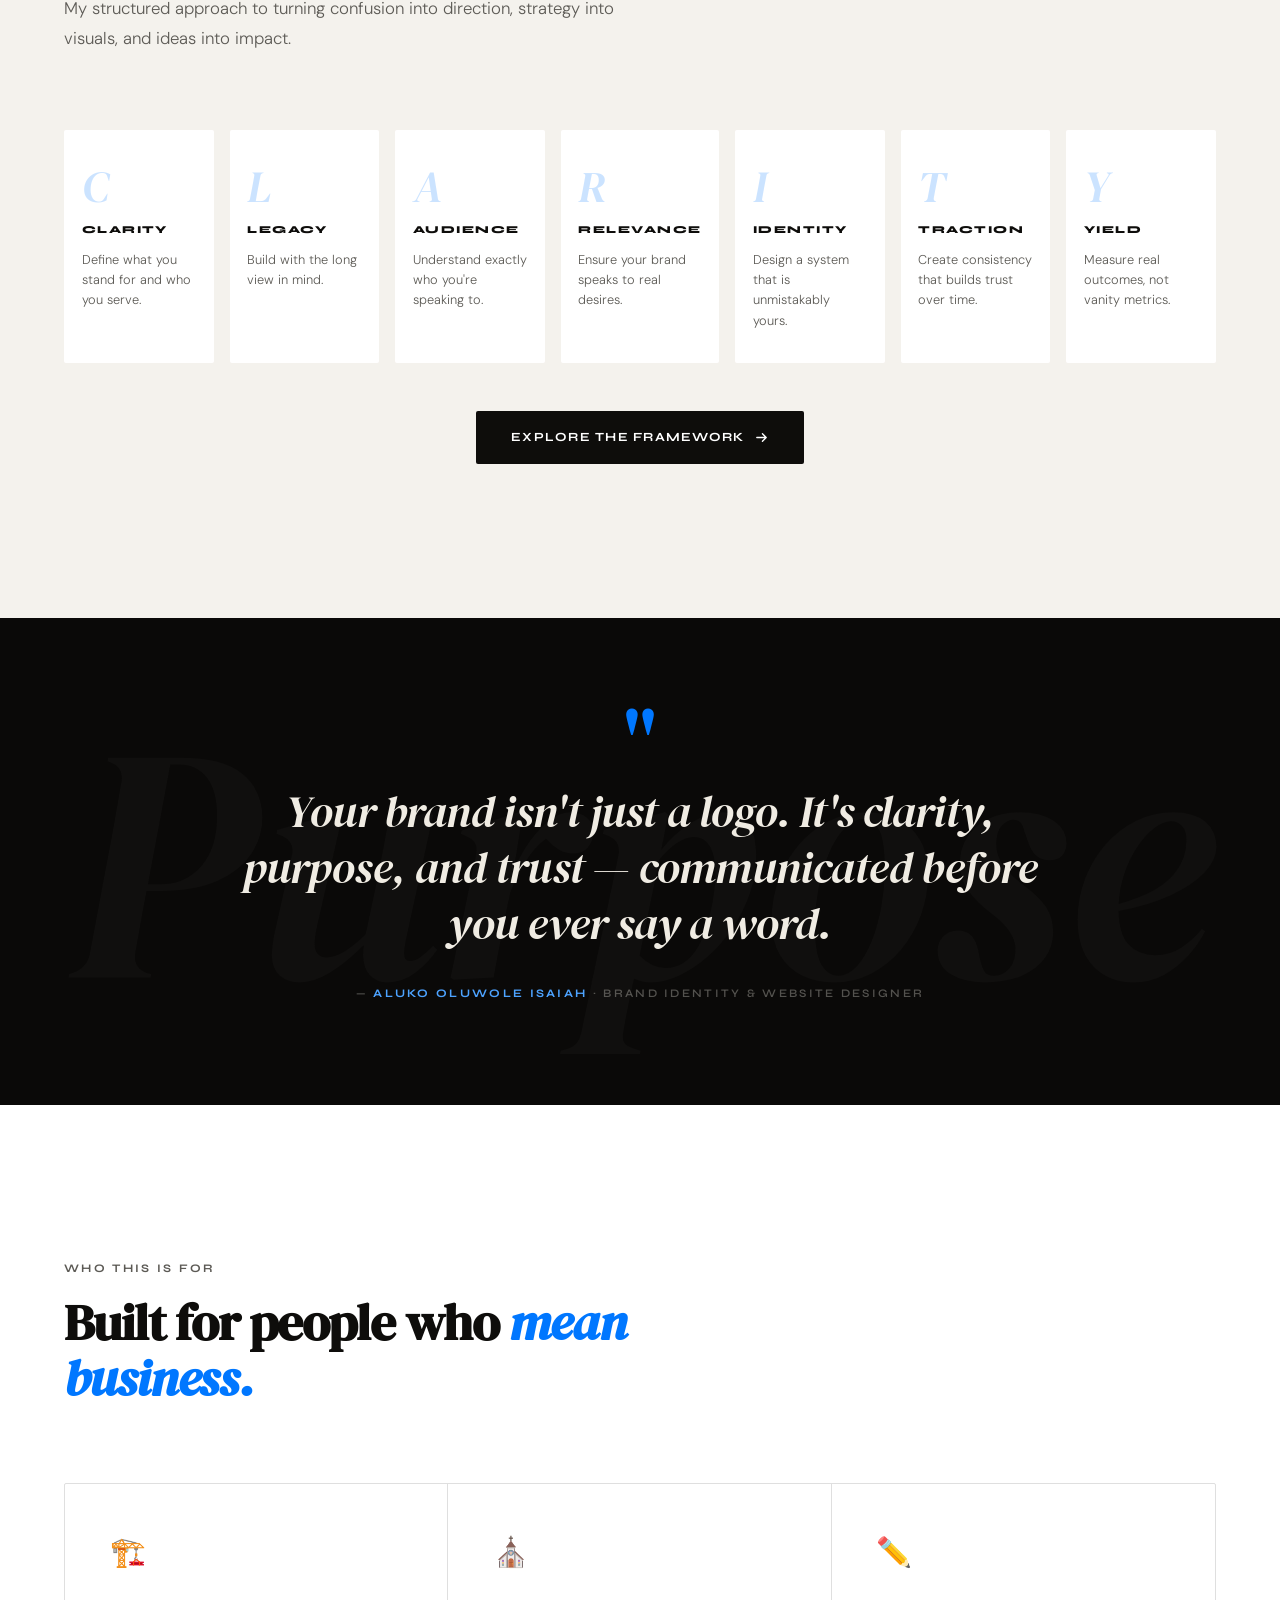
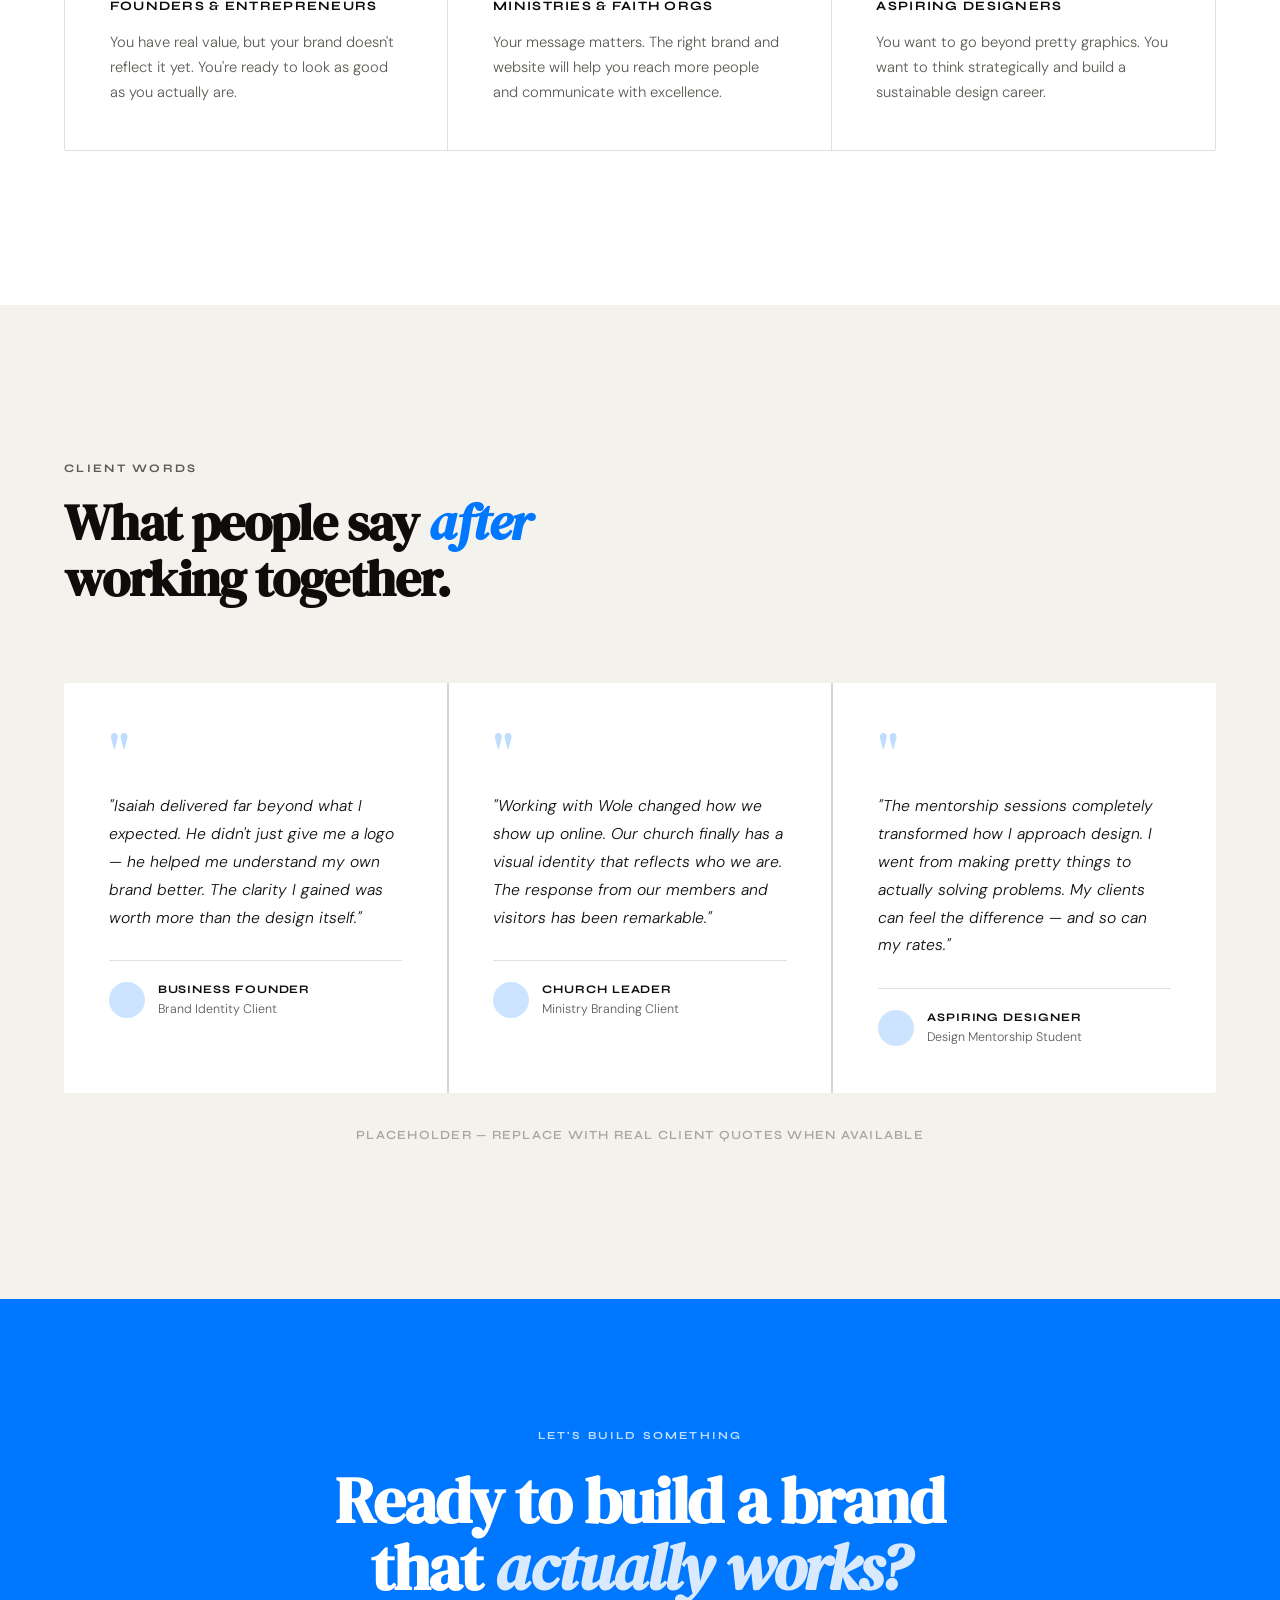
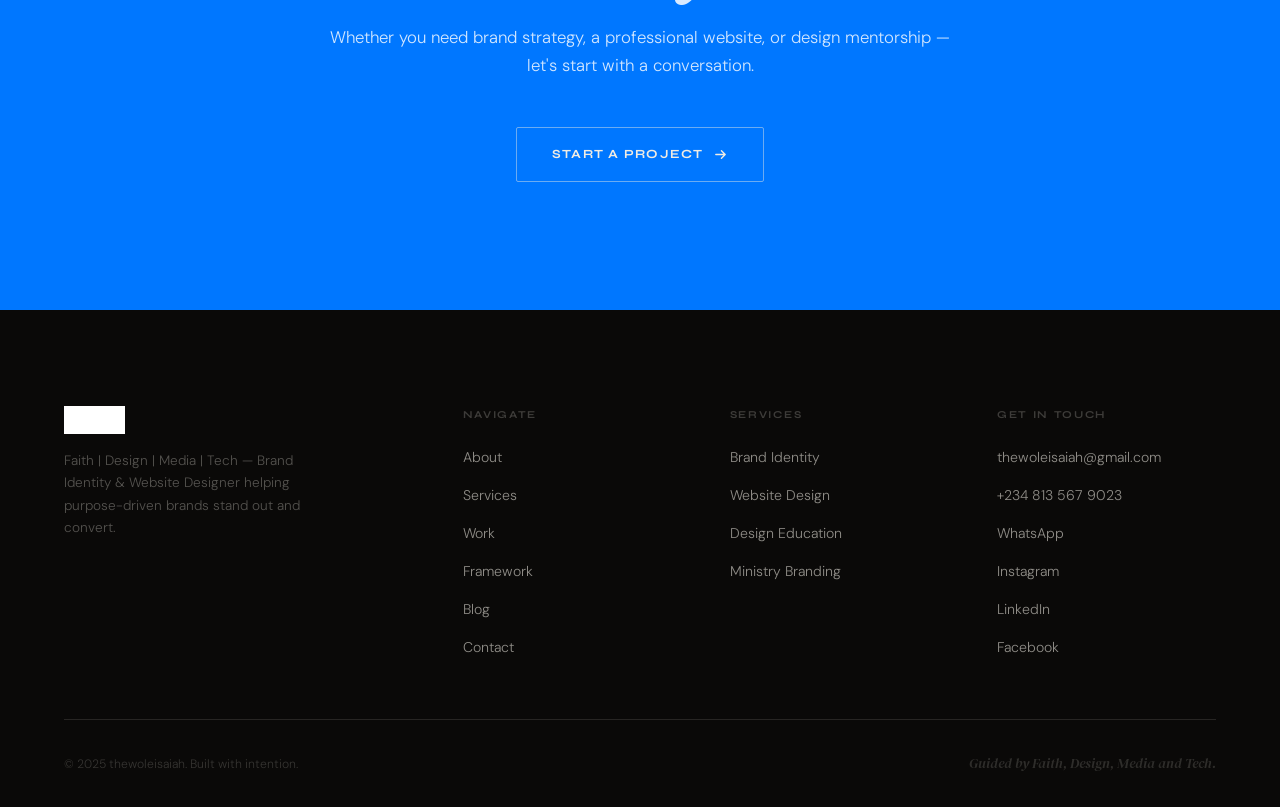
<file: thewoleisaiah-website (1)/thewoleisaiah/index.html>
<!DOCTYPE html>
<html lang="en">
<head>
<meta charset="UTF-8"/>
<meta name="viewport" content="width=device-width, initial-scale=1.0"/>
<title>thewoleisaiah — Brand Identity &amp; Website Designer</title>
<meta name="description" content="I help purpose-driven founders, ministries, and creators build clear, credible brands and websites that earn trust and drive action. Faith | Design | Media | Tech."/>
<link rel="stylesheet" href="css/styles.css"/>
<style>

/* ── HERO ───────────────────────────────────────────── */
.hero-section {
  padding-top: 8rem;
  padding-bottom: 0;
  background: var(--paper);
  border-bottom: 1px solid var(--line);
}
.hero-top {
  max-width: var(--max);
  margin: 0 auto;
  padding: 0 var(--gap) clamp(3rem, 6vw, 5rem);
  display: grid;
  grid-template-columns: 1.1fr 1fr;
  gap: 4rem;
  align-items: end;
}
.hero-tag {
  display: inline-flex;
  align-items: center;
  gap: 0.6rem;
  margin-bottom: 2rem;
}
.hero-tag-dot {
  width: 7px; height: 7px;
  border-radius: 50%;
  background: var(--accent);
  animation: pulse 2s infinite;
}
@keyframes pulse {
  0%,100% { opacity:1; transform:scale(1); }
  50%      { opacity:0.4; transform:scale(0.7); }
}
.hero-headline {
  font-family: var(--serif);
  font-size: var(--fs-display);
  line-height: 1.0;
  letter-spacing: -0.025em;
  color: var(--ink);
  margin-bottom: 1.8rem;
}
.hero-headline em { font-style: italic; color: var(--accent); }
.hero-sub {
  font-size: 1.1rem;
  color: var(--muted);
  max-width: 40ch;
  line-height: 1.75;
  margin-bottom: 2.5rem;
  font-weight: 300;
}
.hero-actions {
  display: flex;
  align-items: center;
  gap: 1.8rem;
  flex-wrap: wrap;
}
.hero-right {
  display: flex;
  flex-direction: column;
  gap: 1.2rem;
  justify-content: flex-end;
  padding-bottom: 0.5rem;
}
.hero-stat-row {
  display: grid;
  grid-template-columns: 1fr 1fr;
  gap: 1px;
  background: var(--line);
  border: 1px solid var(--line);
  border-radius: var(--radius);
  overflow: hidden;
}
.hero-stat {
  background: var(--paper);
  padding: 1.4rem 1.6rem;
}
.hero-stat-num {
  font-family: var(--serif);
  font-size: 2rem;
  color: var(--ink);
  line-height: 1;
  margin-bottom: 0.2rem;
}
.hero-stat-lbl {
  font-family: var(--syne);
  font-size: 0.62rem;
  font-weight: 600;
  letter-spacing: 0.1em;
  text-transform: uppercase;
  color: var(--muted);
}
.hero-stack {
  font-family: var(--syne);
  font-size: 0.68rem;
  font-weight: 700;
  letter-spacing: 0.14em;
  text-transform: uppercase;
  color: var(--muted);
  display: flex;
  align-items: center;
  gap: 0.8rem;
  flex-wrap: wrap;
}
.hero-stack-dot {
  width: 3px; height: 3px;
  border-radius: 50%;
  background: var(--line);
  display: inline-block;
}

/* ── HERO WORK PREVIEW ──────────────────────────────── */
.hero-work-preview {
  max-width: var(--max);
  margin: 0 auto;
  padding: 0 var(--gap) 0;
  display: grid;
  grid-template-columns: 2fr 1fr 1fr;
  gap: 2px;
  background: var(--line);
  border-top: 1px solid var(--line);
  overflow: hidden;
}
.preview-card {
  background: var(--dark-bg);
  position: relative;
  overflow: hidden;
  display: block;
  text-decoration: none;
}
.preview-card:hover .preview-overlay { opacity: 1; }
.preview-card:hover .preview-img-inner { transform: scale(1.04); }
.preview-card-img {
  width: 100%;
  aspect-ratio: 4/3;
  overflow: hidden;
  position: relative;
}
.preview-card--tall .preview-card-img { aspect-ratio: 3/4; }
.preview-img-inner {
  width: 100%; height: 100%;
  display: flex; align-items: center; justify-content: center;
  transition: transform 0.55s ease;
}
.preview-overlay {
  position: absolute;
  inset: 0;
  background: rgba(14,13,11,0.68);
  display: flex;
  flex-direction: column;
  align-items: center;
  justify-content: center;
  gap: 0.6rem;
  opacity: 0;
  transition: opacity 0.3s;
  z-index: 2;
}
.preview-overlay-label {
  font-family: var(--syne);
  font-size: 0.65rem;
  font-weight: 700;
  letter-spacing: 0.15em;
  text-transform: uppercase;
  color: rgba(240,236,227,0.75);
}
.preview-overlay-title {
  font-family: var(--serif);
  font-size: 1.1rem;
  font-style: italic;
  color: #ffffff;
  text-align: center;
  padding: 0 1.5rem;
}
.preview-glyph {
  font-family: var(--serif);
  font-size: clamp(3rem, 6vw, 6rem);
  color: rgba(240,236,227,0.07);
  font-style: italic;
  position: absolute;
  pointer-events: none;
}
.preview-badge {
  position: absolute;
  bottom: 1rem; left: 1rem;
  font-family: var(--syne);
  font-size: 0.58rem;
  font-weight: 700;
  letter-spacing: 0.12em;
  text-transform: uppercase;
  background: var(--accent);
  color: #ffffff;
  padding: 0.25rem 0.6rem;
  border-radius: 1px;
  z-index: 1;
}

/* ── SELECTED WORK (home) ───────────────────────────── */
.home-work {
  padding: var(--section) var(--gap);
  max-width: var(--max);
  margin: 0 auto;
}
.home-work-header {
  display: flex;
  align-items: flex-end;
  justify-content: space-between;
  gap: 2rem;
  margin-bottom: clamp(3rem, 5vw, 4rem);
  flex-wrap: wrap;
}
.home-work-grid {
  display: grid;
  grid-template-columns: 1fr 1fr 1fr;
  gap: 2px;
  background: var(--line);
  border: 1.5px solid var(--line);
  border-radius: var(--radius);
  overflow: hidden;
}
.hw-card {
  background: var(--paper);
  position: relative;
  overflow: hidden;
  cursor: pointer;
  display: block;
  text-decoration: none;
  color: inherit;
}
.hw-card:hover .hw-overlay { opacity: 1; }
.hw-card:hover .hw-img-inner { transform: scale(1.04); }
.hw-card--wide { grid-column: span 2; }
.hw-img {
  width: 100%;
  aspect-ratio: 4/3;
  overflow: hidden;
  background: var(--dark-bg);
  position: relative;
}
.hw-card--wide .hw-img { aspect-ratio: 16/9; }
.hw-img-inner {
  width: 100%; height: 100%;
  display: flex; align-items: center; justify-content: center;
  transition: transform 0.5s ease;
  position: relative;
}
.hw-glyph {
  font-family: var(--serif);
  font-size: clamp(3rem, 7vw, 6rem);
  color: rgba(240,236,227,0.07);
  font-style: italic;
  position: absolute;
  pointer-events: none;
}
.hw-type-badge {
  position: absolute;
  top: 1rem; right: 1rem;
  font-family: var(--syne);
  font-size: 0.58rem;
  font-weight: 700;
  letter-spacing: 0.12em;
  text-transform: uppercase;
  background: var(--accent);
  color: #ffffff;
  padding: 0.25rem 0.6rem;
  border-radius: 1px;
  z-index: 1;
}
.hw-overlay {
  position: absolute; inset: 0;
  background: rgba(14,13,11,0.7);
  display: flex; align-items: center; justify-content: center;
  opacity: 0;
  transition: opacity 0.3s;
  z-index: 2;
}
.hw-overlay-btn {
  font-family: var(--syne);
  font-size: 0.7rem;
  font-weight: 700;
  letter-spacing: 0.1em;
  text-transform: uppercase;
  border: 1.5px solid rgba(240,236,227,0.8);
  color: #ffffff;
  padding: 0.6rem 1.4rem;
  border-radius: 1px;
  transition: background 0.2s, border-color 0.2s;
}
.hw-overlay-btn:hover { background: var(--accent); border-color: var(--accent); }
.hw-info { padding: 1.4rem 1.6rem 1.8rem; }
.hw-cat {
  font-family: var(--syne);
  font-size: 0.62rem;
  font-weight: 700;
  letter-spacing: 0.14em;
  text-transform: uppercase;
  color: var(--accent);
  margin-bottom: 0.35rem;
}
.hw-title {
  font-family: var(--serif);
  font-size: 1.2rem;
  color: var(--ink);
  letter-spacing: -0.01em;
  line-height: 1.2;
  margin-bottom: 0.5rem;
}
.hw-desc {
  font-size: 0.85rem;
  color: var(--muted);
  line-height: 1.62;
  font-weight: 300;
}

/* ── SERVICES LIST ──────────────────────────────────── */
.services-section {
  padding: var(--section) var(--gap);
  background: var(--dark-bg);
  color: var(--dark-text);
}
.services-wrap { max-width: var(--max); margin: 0 auto; }
.services-top {
  display: grid;
  grid-template-columns: 1fr 1fr;
  gap: 3rem;
  align-items: end;
  margin-bottom: 5rem;
}
.services-list-ul { list-style: none; }
.svc-row {
  border-top: 1px solid var(--dark-line);
  padding: 2.2rem 0;
  display: grid;
  grid-template-columns: 3fr 1.5fr auto;
  gap: 2rem;
  align-items: center;
  cursor: default;
  transition: opacity 0.2s;
}
.svc-row:last-child { border-bottom: 1px solid var(--dark-line); }
.svc-row:hover { opacity: 0.85; }
.svc-row:hover .svc-arrow { color: var(--accent-lt); transform: translateX(5px); }
.svc-num { font-family: var(--syne); font-size: 0.65rem; font-weight: 700; letter-spacing: 0.15em; color: var(--dark-faint); margin-bottom: 0.4rem; }
.svc-name { font-family: var(--serif); font-size: clamp(1.4rem,2.4vw,1.9rem); line-height: 1.1; color: var(--dark-text); }
.svc-tags { display: flex; flex-wrap: wrap; gap: 0.45rem; }
.tag {
  font-family: var(--syne);
  font-size: 0.62rem;
  font-weight: 600;
  letter-spacing: 0.1em;
  text-transform: uppercase;
  padding: 0.28rem 0.65rem;
  border: 1px solid var(--dark-line);
  border-radius: 1px;
  color: var(--dark-faint);
}
.svc-arrow { color: var(--dark-faint); font-size: 1.3rem; justify-self: end; transition: color 0.2s, transform 0.2s; }

/* ── ABOUT TEASER ───────────────────────────────────── */
.about-teaser { padding: var(--section) var(--gap); max-width: var(--max); margin: 0 auto; }
.about-teaser-grid {
  display: grid;
  grid-template-columns: 1fr 1.5fr;
  gap: clamp(3rem,8vw,9rem);
  align-items: start;
}
.about-teaser-left { position: sticky; top: 8rem; }
.pull-line {
  font-family: var(--serif);
  font-size: clamp(1.6rem, 3vw, 2.6rem);
  line-height: 1.25;
  letter-spacing: -0.02em;
  font-style: italic;
  color: var(--ink);
  border-left: 3px solid var(--accent);
  padding-left: 1.5rem;
  margin: 2rem 0 3rem;
}
.about-body { color: var(--ink); opacity: 0.68; line-height: 1.8; font-weight: 300; margin-bottom: 1.5rem; font-size: 1rem; }

/* ── FRAMEWORK TEASER ───────────────────────────────── */
.framework-teaser { padding: var(--section) var(--gap); background: var(--warm); }
.framework-wrap { max-width: var(--max); margin: 0 auto; }
.clarity-steps {
  display: grid;
  grid-template-columns: repeat(7,1fr);
  gap: 1rem;
  margin-top: 4rem;
}
.c-step {
  background: var(--paper);
  padding: 2rem 1.1rem;
  border-radius: var(--radius);
  border-top: 3px solid transparent;
  transition: border-color 0.2s, transform 0.2s;
}
.c-step:hover { border-top-color: var(--accent); transform: translateY(-5px); }
.c-step-letter { font-family: var(--serif); font-size: 2.8rem; color: var(--accent); opacity: 0.2; line-height: 1; margin-bottom: 0.7rem; font-style: italic; }
.c-step-word { font-family: var(--syne); font-size: 0.66rem; font-weight: 800; letter-spacing: 0.14em; text-transform: uppercase; color: var(--ink); margin-bottom: 0.7rem; display: block; }
.c-step-desc { font-size: 0.8rem; color: var(--muted); line-height: 1.6; }

/* ── PULL QUOTE ─────────────────────────────────────── */
.quote-banner {
  background: var(--dark-bg);
  padding: clamp(4rem,8vw,8rem) var(--gap);
  text-align: center;
  position: relative;
  overflow: hidden;
}
.quote-bg-word {
  position: absolute; top: 50%; left: 50%;
  transform: translate(-50%,-50%);
  font-family: var(--serif);
  font-size: clamp(10rem,26vw,26rem);
  color: rgba(240,236,227,0.022);
  pointer-events: none; user-select: none; white-space: nowrap; font-style: italic;
}
.quote-inner { position: relative; z-index: 1; max-width: 820px; margin: 0 auto; }
.quote-mark { font-family: var(--serif); font-size: 5rem; color: var(--accent); line-height: 0.5; margin-bottom: 1.5rem; display: block; }
.quote-text {
  font-family: var(--serif);
  font-size: clamp(1.8rem, 3.5vw, 3rem);
  line-height: 1.25;
  color: var(--dark-text);
  letter-spacing: -0.02em;
  font-style: italic;
  margin-bottom: 2rem;
}
.quote-attr { font-family: var(--syne); font-size: 0.72rem; font-weight: 600; letter-spacing: 0.2em; text-transform: uppercase; color: var(--dark-faint); }
.quote-attr strong { color: var(--accent-lt); font-weight: 700; }

/* ── AUDIENCE ───────────────────────────────────────── */
.audience-section { padding: var(--section) var(--gap); max-width: var(--max); margin: 0 auto; }
.audience-cards {
  display: grid;
  grid-template-columns: 1fr 1fr 1fr;
  border: 1.5px solid var(--line);
  border-radius: var(--radius);
  overflow: hidden;
  margin-top: 4rem;
}
.aud-card {
  padding: clamp(1.8rem,3.5vw,2.8rem);
  border-right: 1px solid var(--line);
  transition: background 0.2s;
}
.aud-card:last-child { border-right: none; }
.aud-card:hover { background: var(--warm); }
.aud-icon { font-size: 1.8rem; margin-bottom: 1.2rem; }
.aud-title { font-family: var(--syne); font-size: 0.8rem; font-weight: 700; letter-spacing: 0.1em; text-transform: uppercase; color: var(--ink); margin-bottom: 0.8rem; }
.aud-desc { font-size: 0.92rem; color: var(--muted); line-height: 1.72; font-weight: 300; }

/* ── CTA SECTION ────────────────────────────────────── */
.cta-section {
  background: var(--accent);
  padding: clamp(5rem,10vw,9rem) var(--gap);
  text-align: center;
  position: relative;
  overflow: hidden;
}
.cta-inner { position: relative; z-index: 1; max-width: 640px; margin: 0 auto; }
.cta-eyebrow { font-family: var(--syne); font-size: 0.68rem; font-weight: 700; letter-spacing: 0.2em; text-transform: uppercase; color: rgba(255,255,255,0.75); margin-bottom: 1.4rem; }
.cta-headline { font-family: var(--serif); font-size: clamp(2.5rem,5vw,4.5rem); line-height: 1.05; letter-spacing: -0.02em; color: #ffffff; margin-bottom: 1.4rem; }
.cta-headline em { font-style: italic; opacity: 0.85; }
.cta-sub { color: rgba(255,255,255,0.82); font-weight: 300; margin-bottom: 3rem; font-size: 1.05rem; }

/* ── RESPONSIVE ─────────────────────────────────────── */
@media (max-width: 960px) {
  .hero-top { grid-template-columns: 1fr; gap: 3rem; }
  .hero-work-preview { grid-template-columns: 1fr 1fr; }
  .preview-card--tall .preview-card-img { aspect-ratio: 4/3; }
  .home-work-grid { grid-template-columns: 1fr; }
  .hw-card--wide { grid-column: 1; }
  .hw-card--wide .hw-img { aspect-ratio: 4/3; }
  .services-top { grid-template-columns: 1fr; }
  .svc-row { grid-template-columns: 1fr auto; }
  .svc-tags { display: none; }
  .about-teaser-grid { grid-template-columns: 1fr; }
  .about-teaser-left { position: static; }
  .clarity-steps { grid-template-columns: repeat(4,1fr); }
  .audience-cards { grid-template-columns: 1fr; }
  .aud-card { border-right: none; border-bottom: 1px solid var(--line); }
  .aud-card:last-child { border-bottom: none; }
}
@media (max-width: 600px) {
  .hero-work-preview { grid-template-columns: 1fr; }
  .hero-stat-row { grid-template-columns: 1fr 1fr; }
  .clarity-steps { grid-template-columns: 1fr 1fr; }
}
</style>
</head>
<body>

<!-- NAV -->
<nav class="site-nav">
  <a href="index.html" class="nav-logo"><img src="assets/logo.png" alt="thewoleisaiah"/></a>
  <ul class="nav-links">
    <li><a href="about.html">About</a></li>
    <li><a href="services.html">Services</a></li>
    <li><a href="work.html" >Work</a></li>
    <li><a href="framework.html">Framework</a></li>
    <li><a href="blog.html">Blog</a></li>
  </ul>
  <div class="nav-right">
    <a href="contact.html" class="nav-cta">Work With Me</a>
    <div class="nav-hamburger"><span></span><span></span><span></span></div>
  </div>
</nav>
<div class="mobile-nav">
  <span class="mobile-nav-close">Close ✕</span>
  <a href="about.html">About</a><a href="services.html">Services</a><a href="work.html">Work</a><a href="framework.html">Framework</a><a href="blog.html">Blog</a><a href="contact.html">Contact</a>
</div>

<!-- HERO -->
<section class="hero-section">
  <div class="hero-top">
    <div>
      <div class="hero-tag reveal">
        <span class="hero-tag-dot"></span>
        <span class="label">Brand Identity &amp; Website Designer</span>
      </div>
      <h1 class="hero-headline reveal reveal-delay-1">Design that<br><em>speaks</em><br>before you do.</h1>
      <p class="hero-sub reveal reveal-delay-2">I help purpose-driven founders, ministries, and creators translate complex ideas into clear, credible brands and websites that earn trust and drive action.</p>
      <div class="hero-actions reveal reveal-delay-3">
        <a href="work.html" class="btn btn--dark">See My Work <svg width="15" height="15" viewBox="0 0 16 16" fill="none"><path d="M3 8h10M9 4l4 4-4 4" stroke="currentColor" stroke-width="1.5" stroke-linecap="round" stroke-linejoin="round"/></svg></a>
        <a href="contact.html" class="btn btn--outline">Work With Me</a>
      </div>
    </div>
    <div class="reveal reveal-delay-2">
      <div class="hero-stat-row">
        <div class="hero-stat">
          <div class="hero-stat-num">50+</div>
          <div class="hero-stat-lbl">Brands Designed</div>
        </div>
        <div class="hero-stat">
          <div class="hero-stat-num">5+</div>
          <div class="hero-stat-lbl">Years of Practice</div>
        </div>
        <div class="hero-stat">
          <div class="hero-stat-num">9</div>
          <div class="hero-stat-lbl">Projects Featured</div>
        </div>
        <div class="hero-stat">
          <div class="hero-stat-num">∞</div>
          <div class="hero-stat-lbl">Legacy in Progress</div>
        </div>
      </div>
      <div class="hero-stack reveal reveal-delay-3" style="margin-top:1.5rem;">
        <span>Faith</span><span class="hero-stack-dot"></span>
        <span>Design</span><span class="hero-stack-dot"></span>
        <span>Media</span><span class="hero-stack-dot"></span>
        <span>Tech</span>
      </div>
    </div>
  </div>

  <!-- WORK PREVIEW STRIP -->
  <div class="hero-work-preview reveal">
    <a href="work.html" class="preview-card preview-card--tall">
      <div class="preview-card-img">
        <div class="preview-img-inner" style="background:linear-gradient(135deg,#07080a 0%,#0f1520 60%,#07080a 100%);">
          <span class="preview-glyph">Verse</span>
          <span class="preview-badge">Brand Identity</span>
        </div>
        <div class="preview-overlay">
          <span class="preview-overlay-label">Brand Identity</span>
          <span class="preview-overlay-title">Versedom</span>
        </div>
      </div>
    </a>
    <a href="work.html" class="preview-card">
      <div class="preview-card-img">
        <div class="preview-img-inner" style="background:linear-gradient(135deg,#050d1a 0%,#0a1f35 60%,#050d1a 100%);">
          <span class="preview-glyph">Fly</span>
          <span class="preview-badge">Website</span>
        </div>
        <div class="preview-overlay">
          <span class="preview-overlay-label">Website Design</span>
          <span class="preview-overlay-title">Hug &amp; Fly Travels</span>
        </div>
      </div>
    </a>
    <a href="work.html" class="preview-card">
      <div class="preview-card-img">
        <div class="preview-img-inner" style="background:linear-gradient(135deg,#08060f 0%,#13101f 60%,#08060f 100%);">
          <span class="preview-glyph">LW</span>
          <span class="preview-badge">Ministry</span>
        </div>
        <div class="preview-overlay">
          <span class="preview-overlay-label">Ministry Branding</span>
          <span class="preview-overlay-title">Living Worshipper</span>
        </div>
      </div>
    </a>
  </div>
</section>

<!-- MARQUEE -->
<div class="marquee-wrap" aria-hidden="true">
  <div class="marquee-track">
    <span class="marquee-item">Brand Identity</span><span class="marquee-item">Website Design</span><span class="marquee-item">Brand Strategy</span><span class="marquee-item">Design Education</span><span class="marquee-item">Faith · Design · Media · Tech</span><span class="marquee-item">Clarity &amp; Impact</span><span class="marquee-item">Purpose-Driven Brands</span>
    <span class="marquee-item">Brand Identity</span><span class="marquee-item">Website Design</span><span class="marquee-item">Brand Strategy</span><span class="marquee-item">Design Education</span><span class="marquee-item">Faith · Design · Media · Tech</span><span class="marquee-item">Clarity &amp; Impact</span><span class="marquee-item">Purpose-Driven Brands</span>
  </div>
</div>

<!-- SELECTED WORK -->
<section class="home-work">
  <div class="home-work-header">
    <div>
      <span class="label reveal" style="margin-bottom:0.8rem;">Selected Work</span>
      <h2 class="section-header__headline reveal">Work that<br><em>speaks</em> for itself.</h2>
    </div>
    <a href="work.html" class="btn btn--outline reveal">View All Work <svg width="15" height="15" viewBox="0 0 16 16" fill="none"><path d="M3 8h10M9 4l4 4-4 4" stroke="currentColor" stroke-width="1.5" stroke-linecap="round" stroke-linejoin="round"/></svg></a>
  </div>

  <div class="home-work-grid">

    <!-- Versedom — wide -->
    <a href="https://www.behance.net/gallery/215246209/Versedom-Brand-Identity-Guidelines" target="_blank" rel="noopener" class="hw-card hw-card--wide reveal">
      <div class="hw-img">
        <div class="hw-img-inner" style="background:linear-gradient(135deg,#07080a 0%,#0f1520 60%,#07080a 100%);">
          <span class="hw-glyph">Versedom</span>
          <span class="hw-type-badge">Brand Identity</span>
        </div>
        <div class="hw-overlay"><span class="hw-overlay-btn">View on Behance</span></div>
      </div>
      <div class="hw-info">
        <div class="hw-cat">Brand Identity Design</div>
        <div class="hw-title">Versedom — Brand Identity Design</div>
        <p class="hw-desc">A complete brand identity for a faith-rooted creative brand. Logo design, visual language, and a cohesive identity system built to communicate purpose and credibility.</p>
      </div>
    </a>

    <!-- Sege Properties -->
    <a href="https://www.behance.net/gallery/215246839/Sege-Unique-Properties-Unique-Logos" target="_blank" rel="noopener" class="hw-card reveal reveal-delay-1">
      <div class="hw-img">
        <div class="hw-img-inner" style="background:linear-gradient(135deg,#0a0a08 0%,#1a1a0f 60%,#0a0a08 100%);">
          <span class="hw-glyph">Sege</span>
          <span class="hw-type-badge">Brand Identity</span>
        </div>
        <div class="hw-overlay"><span class="hw-overlay-btn">View on Behance</span></div>
      </div>
      <div class="hw-info">
        <div class="hw-cat">Brand Identity</div>
        <div class="hw-title">Sege Unique Properties</div>
        <p class="hw-desc">Credible, professional real estate brand identity designed to earn trust from the first impression.</p>
      </div>
    </a>

    <!-- Hug and Fly -->
    <a href="https://hugandflytravel.com/" target="_blank" rel="noopener" class="hw-card reveal">
      <div class="hw-img">
        <div class="hw-img-inner" style="background:linear-gradient(135deg,#050d1a 0%,#0a1f35 60%,#050d1a 100%);">
          <span class="hw-glyph">Fly</span>
          <span class="hw-type-badge">Website</span>
        </div>
        <div class="hw-overlay"><span class="hw-overlay-btn">Visit Live Site</span></div>
      </div>
      <div class="hw-info">
        <div class="hw-cat">Website Design</div>
        <div class="hw-title">Hug and Fly Travels</div>
        <p class="hw-desc">A travel agency website built to convert visitors into bookings with trust-building layout and clear CTAs.</p>
      </div>
    </a>

    <!-- Living Worshipper -->
    <a href="https://www.behance.net/gallery/215246715/Living-Worshippers-Logo" target="_blank" rel="noopener" class="hw-card reveal reveal-delay-1">
      <div class="hw-img">
        <div class="hw-img-inner" style="background:linear-gradient(135deg,#08060f 0%,#13101f 60%,#08060f 100%);">
          <span class="hw-glyph">LW</span>
          <span class="hw-type-badge">Ministry</span>
        </div>
        <div class="hw-overlay"><span class="hw-overlay-btn">Visit Live Site</span></div>
      </div>
      <div class="hw-info">
        <div class="hw-cat">Ministry Branding</div>
        <div class="hw-title">Living Worshipper</div>
        <p class="hw-desc">Logo and identity mark for a worship-centered ministry — spiritual depth expressed through intentional visual design.</p>
      </div>
    </a>

    <!-- Atim Ekanem — wide -->
    <a href="https://atimefoundation.org/" target="_blank" rel="noopener" class="hw-card hw-card--wide reveal">
      <div class="hw-img">
        <div class="hw-img-inner" style="background:linear-gradient(135deg,#0a0514 0%,#18082a 60%,#0a0514 100%);">
          <span class="hw-glyph">Atim Ekanem</span>
          <span class="hw-type-badge">Website Redesign</span>
        </div>
        <div class="hw-overlay"><span class="hw-overlay-btn">Visit Live Site</span></div>
      </div>
      <div class="hw-info">
        <div class="hw-cat">Website Redesign</div>
        <div class="hw-title">Atim Ekanem Foundation — Website Redesign</div>
        <p class="hw-desc">A full redesign rebuilding the foundation's digital presence to communicate impact, earn donor trust, and serve beneficiaries clearly.</p>
      </div>
    </a>

  </div>

  <div style="text-align:center;margin-top:2.5rem;" class="reveal">
    <a href="work.html" class="btn btn--dark">See All Projects <svg width="15" height="15" viewBox="0 0 16 16" fill="none"><path d="M3 8h10M9 4l4 4-4 4" stroke="currentColor" stroke-width="1.5" stroke-linecap="round" stroke-linejoin="round"/></svg></a>
  </div>
</section>

<!-- SERVICES OVERVIEW -->
<section class="services-section">
  <div class="services-wrap">
    <div class="services-top">
      <div class="section-header">
        <span class="label label--light section-header__label">What I Do</span>
        <h2 class="section-header__headline section-header__headline--light reveal">What I <em>do</em> for you.</h2>
      </div>
      <p class="section-header__sub section-header__sub--light reveal">I don't just design how things look, I design how they work for the people you're trying to reach. Strategy, identity, and execution. All in one place.</p>
    </div>
    <ul class="services-list-ul">
      <li class="svc-row reveal">
        <div><div class="svc-num">01</div><div class="svc-name">Brand Identity &amp; Strategy</div></div>
        <div class="svc-tags"><span class="tag">Logo</span><span class="tag">Visual Systems</span><span class="tag">Brand Guidelines</span><span class="tag">Positioning</span></div>
        <div class="svc-arrow">→</div>
      </li>
      <li class="svc-row reveal reveal-delay-1">
        <div><div class="svc-num">02</div><div class="svc-name">Website Design &amp; Development</div></div>
        <div class="svc-tags"><span class="tag">Figma</span><span class="tag">WordPress</span><span class="tag">UI/UX</span><span class="tag">Conversion</span></div>
        <div class="svc-arrow">→</div>
      </li>
      <li class="svc-row reveal reveal-delay-2">
        <div><div class="svc-num">03</div><div class="svc-name">Design Education &amp; Mentorship</div></div>
        <div class="svc-tags"><span class="tag">1-on-1</span><span class="tag">Courses</span><span class="tag">Workshops</span></div>
        <div class="svc-arrow">→</div>
      </li>
      <li class="svc-row reveal reveal-delay-3">
        <div><div class="svc-num">04</div><div class="svc-name">Ministry &amp; Faith-Based Branding</div></div>
        <div class="svc-tags"><span class="tag">Church Media</span><span class="tag">Visual Identity</span></div>
        <div class="svc-arrow">→</div>
      </li>
      <li class="svc-row reveal">
        <div><div class="svc-num">05</div><div class="svc-name">Social Media &amp; Content Systems</div></div>
        <div class="svc-tags"><span class="tag">Templates</span><span class="tag">Strategy</span><span class="tag">Calendars</span></div>
        <div class="svc-arrow">→</div>
      </li>
    </ul>
    <div style="margin-top:3rem;" class="reveal">
      <a href="services.html" class="btn btn--outline-lt">Explore All Services <svg width="15" height="15" viewBox="0 0 16 16" fill="none"><path d="M3 8h10M9 4l4 4-4 4" stroke="currentColor" stroke-width="1.5" stroke-linecap="round" stroke-linejoin="round"/></svg></a>
    </div>
  </div>
</section>

<!-- ABOUT TEASER -->
<section class="about-teaser">
  <div class="about-teaser-grid">
    <div class="about-teaser-left">
      <span class="label reveal">About</span>
      <h2 class="section-header__headline reveal" style="margin-top:1rem;">Clarity is the real <em>competitive advantage.</em></h2>
    </div>
    <div>
      <p class="pull-line reveal">"Standing out online isn't the real problem. Clarity is."</p>
      <p class="about-body reveal">I'm Aluko Oluwole Isaiah. I am a brand identity designer, website designer, and design educator working at the intersection of Faith, Design, Media and Tech. My work helps purpose-driven individuals and organizations build brands that don't just look good, but actually work.</p>
      <p class="about-body reveal">My journey wasn't linear. There was a season where I produced work I wasn't proud of — technically decent, strategically shallow. The shift came when I stopped chasing aesthetics and started solving problems. That turning point is the foundation of everything I teach and build today.</p>
      <div class="reveal" style="margin-top:2.5rem;">
        <a href="about.html" class="btn btn--dark">Read My Story <svg width="15" height="15" viewBox="0 0 16 16" fill="none"><path d="M3 8h10M9 4l4 4-4 4" stroke="currentColor" stroke-width="1.5" stroke-linecap="round" stroke-linejoin="round"/></svg></a>
      </div>
    </div>
  </div>
</section>

<!-- FRAMEWORK TEASER -->
<section class="framework-teaser">
  <div class="framework-wrap">
    <div class="section-header">
      <span class="label section-header__label reveal">The Process</span>
      <h2 class="section-header__headline reveal">The C.L.A.R.I.T.Y <em>Framework</em></h2>
      <p class="section-header__sub reveal">My structured approach to turning confusion into direction, strategy into visuals, and ideas into impact.</p>
    </div>
    <div class="clarity-steps">
      <div class="c-step reveal"><div class="c-step-letter">C</div><span class="c-step-word">Clarity</span><p class="c-step-desc">Define what you stand for and who you serve.</p></div>
      <div class="c-step reveal reveal-delay-1"><div class="c-step-letter">L</div><span class="c-step-word">Legacy</span><p class="c-step-desc">Build with the long view in mind.</p></div>
      <div class="c-step reveal reveal-delay-2"><div class="c-step-letter">A</div><span class="c-step-word">Audience</span><p class="c-step-desc">Understand exactly who you're speaking to.</p></div>
      <div class="c-step reveal reveal-delay-3"><div class="c-step-letter">R</div><span class="c-step-word">Relevance</span><p class="c-step-desc">Ensure your brand speaks to real desires.</p></div>
      <div class="c-step reveal"><div class="c-step-letter">I</div><span class="c-step-word">Identity</span><p class="c-step-desc">Design a system that is unmistakably yours.</p></div>
      <div class="c-step reveal reveal-delay-1"><div class="c-step-letter">T</div><span class="c-step-word">Traction</span><p class="c-step-desc">Create consistency that builds trust over time.</p></div>
      <div class="c-step reveal reveal-delay-2"><div class="c-step-letter">Y</div><span class="c-step-word">Yield</span><p class="c-step-desc">Measure real outcomes, not vanity metrics.</p></div>
    </div>
    <div style="margin-top:3rem;text-align:center;" class="reveal">
      <a href="framework.html" class="btn btn--dark">Explore the Framework <svg width="15" height="15" viewBox="0 0 16 16" fill="none"><path d="M3 8h10M9 4l4 4-4 4" stroke="currentColor" stroke-width="1.5" stroke-linecap="round" stroke-linejoin="round"/></svg></a>
    </div>
  </div>
</section>

<!-- PULL QUOTE -->
<div class="quote-banner">
  <div class="quote-bg-word" aria-hidden="true">Purpose</div>
  <div class="quote-inner">
    <span class="quote-mark" aria-hidden="true">"</span>
    <p class="quote-text reveal">Your brand isn't just a logo. It's clarity, purpose, and trust — communicated before you ever say a word.</p>
    <p class="quote-attr reveal">— <strong>Aluko Oluwole Isaiah</strong> · Brand Identity &amp; Website Designer</p>
  </div>
</div>

<!-- AUDIENCE -->
<section class="audience-section">
  <div class="section-header">
    <span class="label section-header__label reveal">Who This Is For</span>
    <h2 class="section-header__headline reveal">Built for people who <em>mean business.</em></h2>
  </div>
  <div class="audience-cards">
    <div class="aud-card reveal"><div class="aud-icon">🏗️</div><div class="aud-title">Founders &amp; Entrepreneurs</div><p class="aud-desc">You have real value, but your brand doesn't reflect it yet. You're ready to look as good as you actually are.</p></div>
    <div class="aud-card reveal reveal-delay-1"><div class="aud-icon">⛪</div><div class="aud-title">Ministries &amp; Faith Orgs</div><p class="aud-desc">Your message matters. The right brand and website will help you reach more people and communicate with excellence.</p></div>
    <div class="aud-card reveal reveal-delay-2"><div class="aud-icon">✏️</div><div class="aud-title">Aspiring Designers</div><p class="aud-desc">You want to go beyond pretty graphics. You want to think strategically and build a sustainable design career.</p></div>
  </div>
</section>

<!-- TESTIMONIALS -->
<section style="padding:var(--section) var(--gap);background:var(--warm);">
  <div style="max-width:var(--max);margin:0 auto;">
    <div class="section-header">
      <span class="label section-header__label reveal">Client Words</span>
      <h2 class="section-header__headline reveal">What people say <em>after</em> working together.</h2>
    </div>
    <div style="display:grid;grid-template-columns:repeat(3,1fr);gap:2px;background:var(--line);border-radius:var(--radius);overflow:hidden;margin-top:4rem;" class="testimonial-grid">
      <div class="testimonial-card reveal" style="background:var(--paper);padding:clamp(2rem,3.5vw,3rem);">
        <div style="font-family:var(--serif);font-size:3rem;color:var(--accent);opacity:0.25;line-height:1;margin-bottom:1rem;">"</div>
        <p style="font-size:0.98rem;line-height:1.78;color:var(--ink);font-weight:300;margin-bottom:1.8rem;font-style:italic;">"Isaiah delivered far beyond what I expected. He didn't just give me a logo — he helped me understand my own brand better. The clarity I gained was worth more than the design itself."</p>
        <div style="display:flex;align-items:center;gap:0.8rem;border-top:1px solid var(--line);padding-top:1.2rem;">
          <div style="width:36px;height:36px;border-radius:50%;background:var(--accent);opacity:0.2;flex-shrink:0;"></div>
          <div>
            <div style="font-family:var(--syne);font-size:0.72rem;font-weight:700;letter-spacing:0.08em;text-transform:uppercase;color:var(--ink);">Business Founder</div>
            <div style="font-size:0.78rem;color:var(--muted);font-weight:300;">Brand Identity Client</div>
          </div>
        </div>
      </div>
      <div class="testimonial-card reveal reveal-delay-1" style="background:var(--paper);padding:clamp(2rem,3.5vw,3rem);">
        <div style="font-family:var(--serif);font-size:3rem;color:var(--accent);opacity:0.25;line-height:1;margin-bottom:1rem;">"</div>
        <p style="font-size:0.98rem;line-height:1.78;color:var(--ink);font-weight:300;margin-bottom:1.8rem;font-style:italic;">"Working with Wole changed how we show up online. Our church finally has a visual identity that reflects who we are. The response from our members and visitors has been remarkable."</p>
        <div style="display:flex;align-items:center;gap:0.8rem;border-top:1px solid var(--line);padding-top:1.2rem;">
          <div style="width:36px;height:36px;border-radius:50%;background:var(--accent);opacity:0.2;flex-shrink:0;"></div>
          <div>
            <div style="font-family:var(--syne);font-size:0.72rem;font-weight:700;letter-spacing:0.08em;text-transform:uppercase;color:var(--ink);">Church Leader</div>
            <div style="font-size:0.78rem;color:var(--muted);font-weight:300;">Ministry Branding Client</div>
          </div>
        </div>
      </div>
      <div class="testimonial-card reveal reveal-delay-2" style="background:var(--paper);padding:clamp(2rem,3.5vw,3rem);">
        <div style="font-family:var(--serif);font-size:3rem;color:var(--accent);opacity:0.25;line-height:1;margin-bottom:1rem;">"</div>
        <p style="font-size:0.98rem;line-height:1.78;color:var(--ink);font-weight:300;margin-bottom:1.8rem;font-style:italic;">"The mentorship sessions completely transformed how I approach design. I went from making pretty things to actually solving problems. My clients can feel the difference — and so can my rates."</p>
        <div style="display:flex;align-items:center;gap:0.8rem;border-top:1px solid var(--line);padding-top:1.2rem;">
          <div style="width:36px;height:36px;border-radius:50%;background:var(--accent);opacity:0.2;flex-shrink:0;"></div>
          <div>
            <div style="font-family:var(--syne);font-size:0.72rem;font-weight:700;letter-spacing:0.08em;text-transform:uppercase;color:var(--ink);">Aspiring Designer</div>
            <div style="font-size:0.78rem;color:var(--muted);font-weight:300;">Design Mentorship Student</div>
          </div>
        </div>
      </div>
    </div>
    <p class="reveal" style="text-align:center;margin-top:2rem;font-size:0.78rem;font-family:var(--syne);font-weight:600;letter-spacing:0.1em;text-transform:uppercase;color:var(--muted);opacity:0.5;">Placeholder — replace with real client quotes when available</p>
  </div>
</section>

<!-- CTA -->
<section class="cta-section">
  <div class="cta-inner">
    <p class="cta-eyebrow reveal">Let's Build Something</p>
    <h2 class="cta-headline reveal">Ready to build a brand<br>that <em>actually works?</em></h2>
    <p class="cta-sub reveal">Whether you need brand strategy, a professional website, or design mentorship — let's start with a conversation.</p>
    <a href="contact.html" class="btn btn--outline-lt reveal">Start a Project <svg width="15" height="15" viewBox="0 0 16 16" fill="none"><path d="M3 8h10M9 4l4 4-4 4" stroke="currentColor" stroke-width="1.5" stroke-linecap="round" stroke-linejoin="round"/></svg></a>
  </div>
</section>

<!-- FOOTER -->
<footer class="site-footer">
  <div class="footer-inner">
    <div class="footer-top">
      <div>
        <img src="assets/logo.png" alt="thewoleisaiah" class="footer-logo"/>
        <p class="footer-tagline">Faith | Design | Media | Tech &mdash; Brand Identity &amp; Website Designer helping purpose-driven brands stand out and convert.</p>
      </div>
      <div>
        <div class="footer-col-title">Navigate</div>
        <ul class="footer-links">
          <li><a href="about.html">About</a></li>
          <li><a href="services.html">Services</a></li>
          <li><a href="work.html">Work</a></li>
          <li><a href="framework.html">Framework</a></li>
          <li><a href="blog.html">Blog</a></li>
          <li><a href="contact.html">Contact</a></li>
        </ul>
      </div>
      <div>
        <div class="footer-col-title">Services</div>
        <ul class="footer-links">
          <li><a href="services.html">Brand Identity</a></li>
          <li><a href="services.html">Website Design</a></li>
          <li><a href="services.html">Design Education</a></li>
          <li><a href="services.html">Ministry Branding</a></li>
        </ul>
      </div>
      <div>
        <div class="footer-col-title">Get In Touch</div>
        <ul class="footer-links">
          <li><a href="mailto:thewoleisaiah@gmail.com">thewoleisaiah@gmail.com</a></li>
          <li><a href="tel:+2348135679023">+234 813 567 9023</a></li>
          <li><a href="https://wa.me/2348135679023" target="_blank" rel="noopener">WhatsApp</a></li>
          <li><a href="https://www.instagram.com/thewoleisaiah" target="_blank" rel="noopener">Instagram</a></li>
          <li><a href="https://www.linkedin.com/in/thewoleisaiah" target="_blank" rel="noopener">LinkedIn</a></li>
          <li><a href="https://www.facebook.com/thewoleisaiah" target="_blank" rel="noopener">Facebook</a></li>
        </ul>
      </div>
    </div>
    <div class="footer-bottom">
      <p class="footer-copy">&copy; 2025 thewoleisaiah. Built with intention.</p>
      <p class="footer-faith">Guided by Faith, Design, Media and Tech.</p>
    </div>
  </div>
</footer>

<script src="js/main.js"></script>
</body>
</html>
</file>
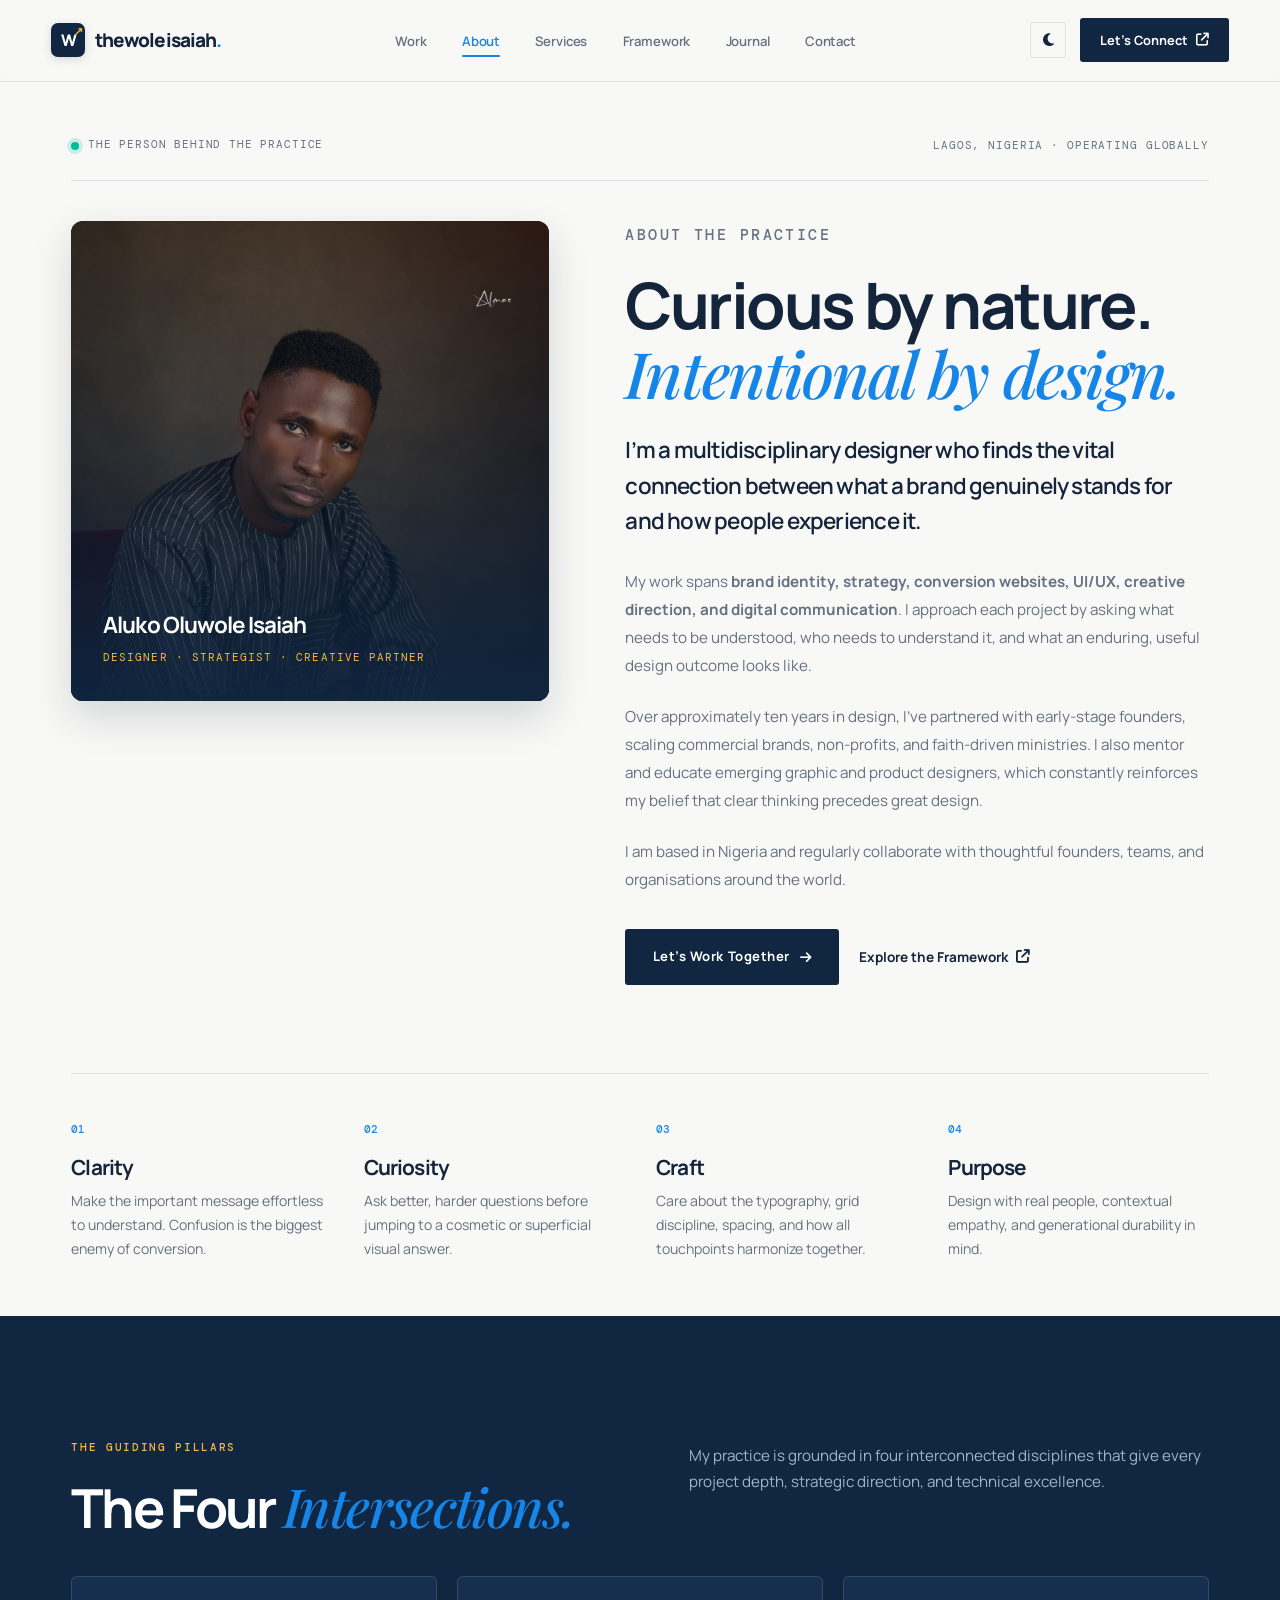
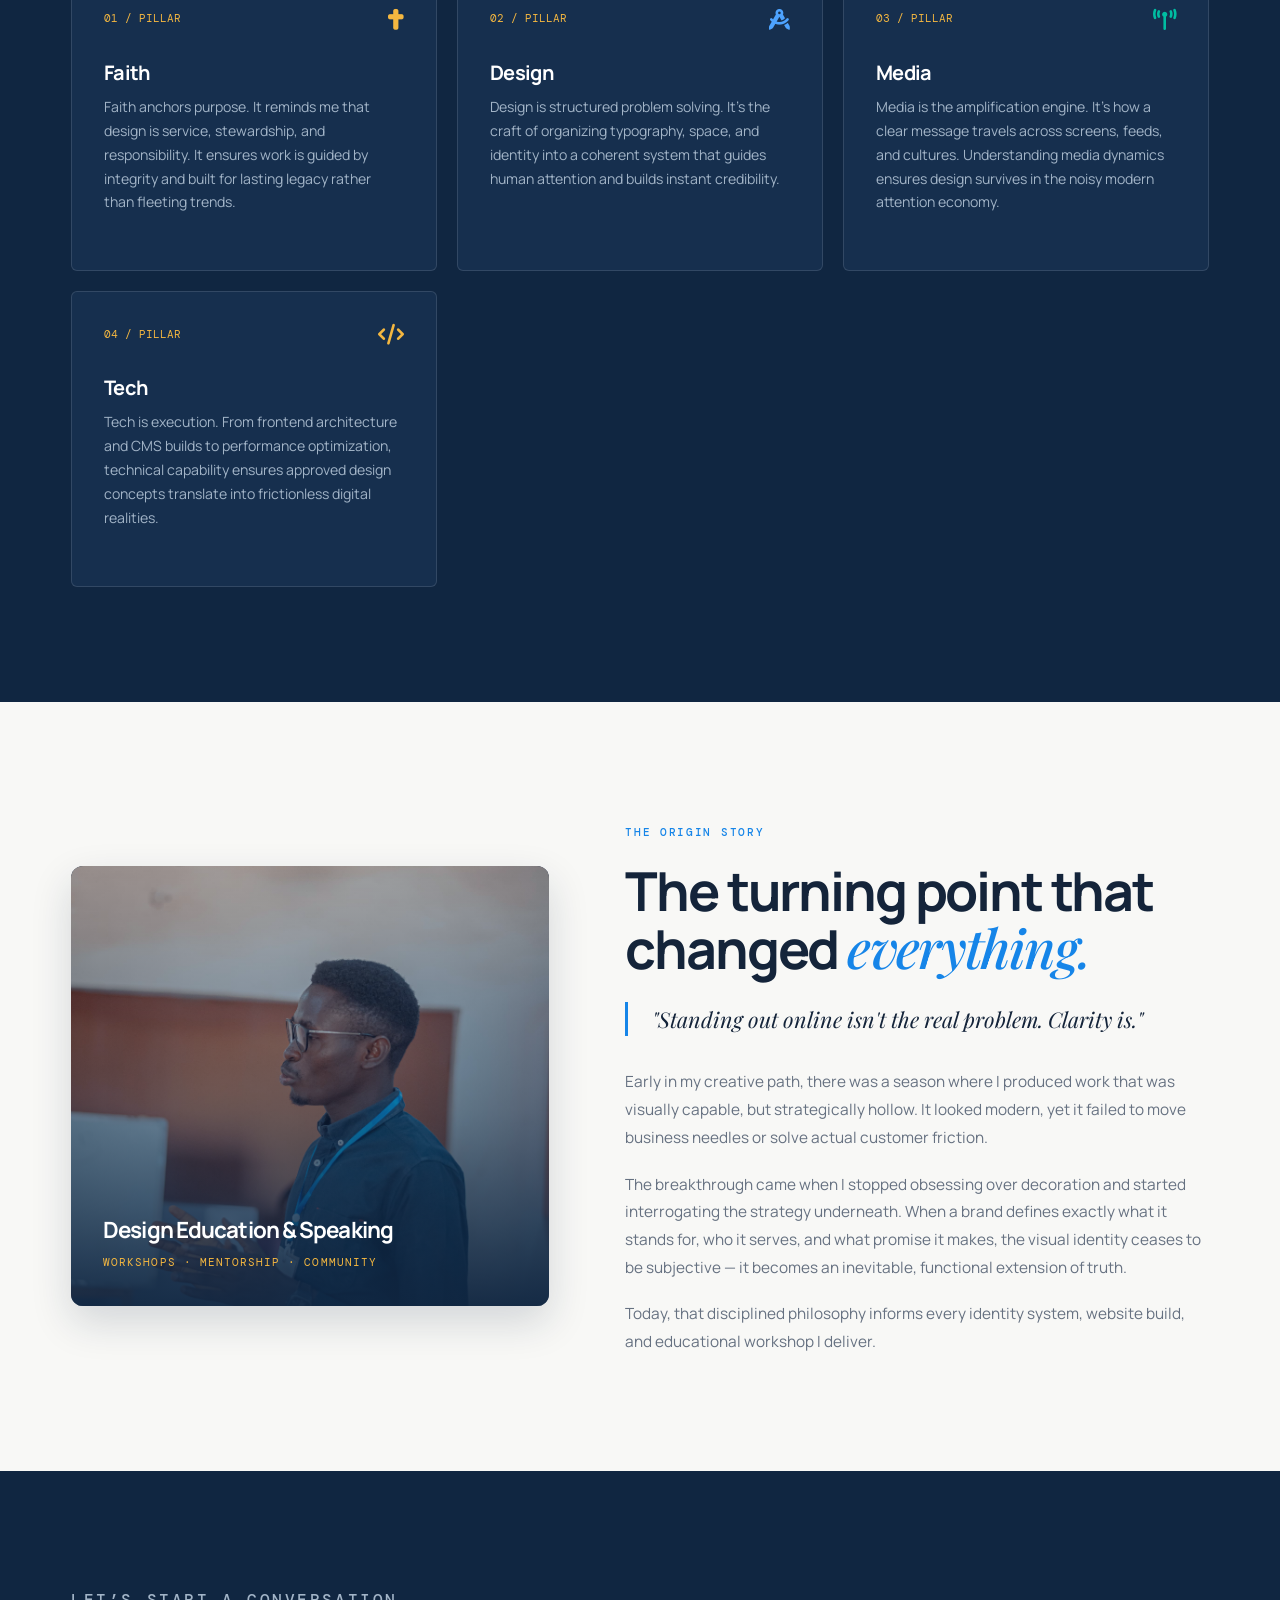
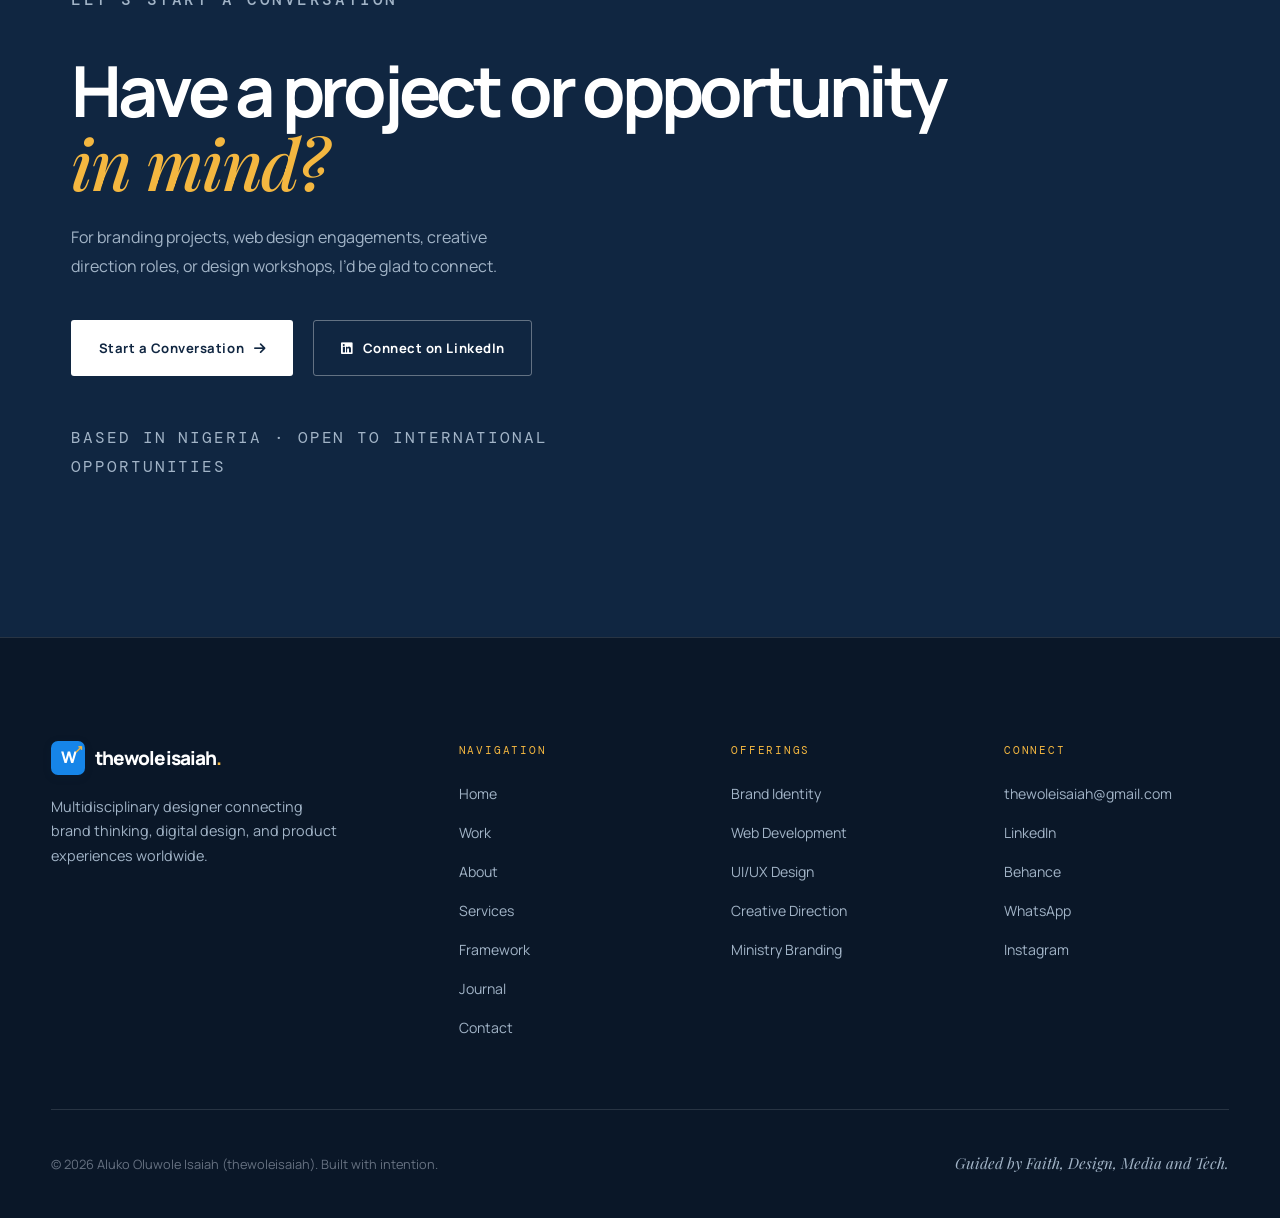
<file: about.html>
<!DOCTYPE html>
<html lang="en">
<head>
<meta charset="UTF-8"/>
<meta name="viewport" content="width=device-width, initial-scale=1.0"/>
<title>About — thewoleisaiah | Aluko Oluwole Isaiah</title>
<meta name="description" content="The story behind the practice — multidisciplinary designer Aluko Oluwole Isaiah working at the intersection of Faith, Design, Media, and Tech."/>
<link rel="icon" type="image/png" href="assets/logo.png"/>

<!-- Open Graph / Meta -->
<meta property="og:type" content="website"/>
<meta property="og:title" content="About — thewoleisaiah | Aluko Oluwole Isaiah"/>
<meta property="og:description" content="Multidisciplinary designer connecting brand thinking, digital design, and product experiences worldwide."/>
<meta property="og:url" content="https://thewoleisaiah.com/about.html"/>
<meta property="og:image" content="https://thewoleisaiah.com/assets/wole.jpg"/>
<meta name="twitter:card" content="summary_large_image"/>

<!-- Stylesheet & Icons -->
<link rel="stylesheet" href="css/styles.css"/>
<link rel="stylesheet" href="https://cdnjs.cloudflare.com/ajax/libs/font-awesome/6.5.2/css/all.min.css" crossorigin="anonymous" referrerpolicy="no-referrer"/>

<!-- Pre-paint Theme Script -->
<script>
  (function(){
    try {
      var saved = localStorage.getItem('theme');
      var prefDark = window.matchMedia('(prefers-color-scheme: dark)').matches;
      if (saved === 'dark' || (!saved && prefDark)) {
        document.documentElement.setAttribute('data-theme', 'dark');
      } else {
        document.documentElement.setAttribute('data-theme', 'light');
      }
    } catch(e){}
  })();
</script>
</head>
<body>

<!-- NAVIGATION HEADER -->
<header class="site-nav">
  <a href="index.html" class="wordmark" aria-label="thewoleisaiah home">
    <span class="wordmark-mark">W<span>↗</span></span>
    <span>thewoleisaiah<span class="period">.</span></span>
  </a>

  <ul class="nav-links">
    <li><a href="work.html">Work</a></li>
    <li><a href="about.html" class="active">About</a></li>
    <li><a href="services.html">Services</a></li>
    <li><a href="framework.html">Framework</a></li>
    <li><a href="blog.html">Journal</a></li>
    <li><a href="contact.html">Contact</a></li>
  </ul>

  <div class="nav-right">
    <a href="contact.html" class="nav-cta">Let’s Connect <i class="fa-solid fa-arrow-up-right-from-square" aria-hidden="true"></i></a>
    <div class="nav-hamburger" aria-label="Toggle navigation menu" role="button" tabindex="0">
      <span></span><span></span><span></span>
    </div>
  </div>
</header>

<!-- MOBILE NAVIGATION DRAWER -->
<div class="mobile-nav" aria-hidden="true">
  <span class="mobile-nav-close">Close <i class="fa-solid fa-xmark"></i></span>
  <a href="index.html">Home</a>
  <a href="work.html">Work</a>
  <a href="about.html">About</a>
  <a href="services.html">Services</a>
  <a href="framework.html">Framework</a>
  <a href="blog.html">Journal</a>
  <a href="contact.html">Contact</a>
</div>

<main id="top">

  <!-- ABOUT HERO SECTION -->
  <section class="section wrap" style="padding-top:8.5rem;padding-bottom:3.5rem;">
    <div class="hero-topline reveal">
      <div class="availability">
        <span class="availability-dot"></span>
        <span>The Person Behind the Practice</span>
      </div>
      <span class="mono-tag">Lagos, Nigeria · Operating Globally</span>
    </div>

    <div class="about-layout" style="margin-top:2rem;">
      <!-- Portrait Card (Cultural & Visionary Attire) -->
      <div class="about-portrait-card reveal">
        <img src="assets/wole-culture.jpg" onerror="this.src='assets/wole.jpg'" alt="Aluko Oluwole Isaiah" class="about-portrait-img"/>
        <div class="about-portrait-overlay"></div>
        <div class="about-portrait-meta">
          <h4>Aluko Oluwole Isaiah</h4>
          <small>DESIGNER · STRATEGIST · CREATIVE PARTNER</small>
        </div>
      </div>

      <!-- Copy -->
      <div class="about-copy">
        <p class="eyebrow eyebrow--blue reveal">About the Practice</p>
        <h1 class="reveal reveal-delay-1" style="font-size:clamp(2.6rem, 5vw, 4.2rem);margin-bottom:1.5rem;">
          Curious by nature.<br/>
          <em>Intentional by design.</em>
        </h1>
        <p class="lead reveal reveal-delay-2">
          I’m a multidisciplinary designer who finds the vital connection between what a brand genuinely stands for and how people experience it.
        </p>
        <p class="reveal reveal-delay-2">
          My work spans <strong>brand identity, strategy, conversion websites, UI/UX, creative direction, and digital communication</strong>. I approach each project by asking what needs to be understood, who needs to understand it, and what an enduring, useful design outcome looks like.
        </p>
        <p class="reveal reveal-delay-2">
          Over approximately ten years in design, I’ve partnered with early-stage founders, scaling commercial brands, non-profits, and faith-driven ministries. I also mentor and educate emerging graphic and product designers, which constantly reinforces my belief that clear thinking precedes great design.
        </p>
        <p class="reveal reveal-delay-3">
          I am based in Nigeria and regularly collaborate with thoughtful founders, teams, and organisations around the world.
        </p>
        <div class="hero-actions reveal reveal-delay-3" style="margin-top:2.2rem;">
          <a href="contact.html" class="btn btn--navy">Let’s Work Together <i class="fa-solid fa-arrow-right"></i></a>
          <a href="framework.html" class="text-link">Explore the Framework <i class="fa-solid fa-arrow-up-right-from-square"></i></a>
        </div>
      </div>
    </div>

    <!-- 4 CORE PRINCIPLES -->
    <div class="values-grid reveal">
      <div class="value-item">
        <span>01</span>
        <h3>Clarity</h3>
        <p>Make the important message effortless to understand. Confusion is the biggest enemy of conversion.</p>
      </div>
      <div class="value-item">
        <span>02</span>
        <h3>Curiosity</h3>
        <p>Ask better, harder questions before jumping to a cosmetic or superficial visual answer.</p>
      </div>
      <div class="value-item">
        <span>03</span>
        <h3>Craft</h3>
        <p>Care about the typography, grid discipline, spacing, and how all touchpoints harmonize together.</p>
      </div>
      <div class="value-item">
        <span>04</span>
        <h3>Purpose</h3>
        <p>Design with real people, contextual empathy, and generational durability in mind.</p>
      </div>
    </div>
  </section>

  <!-- THE INTERSECTION: FAITH | DESIGN | MEDIA | TECH -->
  <section class="section section-dark">
    <div class="wrap">
      <div class="section-head">
        <div>
          <p class="eyebrow eyebrow--gold reveal">The Guiding Pillars</p>
          <h2 class="reveal reveal-delay-1" style="color:#ffffff;">The Four <em>Intersections.</em></h2>
        </div>
        <p class="section-intro reveal reveal-delay-1" style="color:var(--dark-sub);">
          My practice is grounded in four interconnected disciplines that give every project depth, strategic direction, and technical excellence.
        </p>
      </div>

      <div class="service-grid" style="margin-top:2rem;">
        <div class="service-card reveal" style="background:var(--dark-card);border-color:var(--dark-line);color:#ffffff;">
          <div class="service-top">
            <span style="color:var(--gold);">01 / PILLAR</span>
            <i class="fa-solid fa-cross" style="color:var(--gold);"></i>
          </div>
          <h3 style="color:#ffffff;">Faith</h3>
          <p style="color:var(--dark-sub);">
            Faith anchors purpose. It reminds me that design is service, stewardship, and responsibility. It ensures work is guided by integrity and built for lasting legacy rather than fleeting trends.
          </p>
        </div>

        <div class="service-card reveal reveal-delay-1" style="background:var(--dark-card);border-color:var(--dark-line);color:#ffffff;">
          <div class="service-top">
            <span style="color:var(--gold);">02 / PILLAR</span>
            <i class="fa-solid fa-compass-drafting" style="color:var(--blue-lt);"></i>
          </div>
          <h3 style="color:#ffffff;">Design</h3>
          <p style="color:var(--dark-sub);">
            Design is structured problem solving. It’s the craft of organizing typography, space, and identity into a coherent system that guides human attention and builds instant credibility.
          </p>
        </div>

        <div class="service-card reveal reveal-delay-2" style="background:var(--dark-card);border-color:var(--dark-line);color:#ffffff;">
          <div class="service-top">
            <span style="color:var(--gold);">03 / PILLAR</span>
            <i class="fa-solid fa-broadcast-tower" style="color:var(--mint);"></i>
          </div>
          <h3 style="color:#ffffff;">Media</h3>
          <p style="color:var(--dark-sub);">
            Media is the amplification engine. It’s how a clear message travels across screens, feeds, and cultures. Understanding media dynamics ensures design survives in the noisy modern attention economy.
          </p>
        </div>

        <div class="service-card reveal reveal-delay-3" style="background:var(--dark-card);border-color:var(--dark-line);color:#ffffff;">
          <div class="service-top">
            <span style="color:var(--gold);">04 / PILLAR</span>
            <i class="fa-solid fa-code" style="color:var(--gold);"></i>
          </div>
          <h3 style="color:#ffffff;">Tech</h3>
          <p style="color:var(--dark-sub);">
            Tech is execution. From frontend architecture and CMS builds to performance optimization, technical capability ensures approved design concepts translate into frictionless digital realities.
          </p>
        </div>
      </div>
    </div>
  </section>

  <!-- THE TURNING POINT (AUTHENTIC STORY & MENTORSHIP) -->
  <section class="section wrap">
    <div class="about-layout" style="margin:0;align-items:center;">
      <!-- Speaking & Mentorship Portrait in Action -->
      <div class="about-portrait-card reveal" style="min-height:440px;">
        <img src="assets/wole-speaking.jpg" onerror="this.src='assets/wole.jpg'" alt="Aluko Oluwole Isaiah Facilitating Design Workshops" class="about-portrait-img"/>
        <div class="about-portrait-overlay"></div>
        <div class="about-portrait-meta">
          <h4>Design Education &amp; Speaking</h4>
          <small>WORKSHOPS · MENTORSHIP · COMMUNITY</small>
        </div>
      </div>

      <!-- Narrative -->
      <div>
        <p class="eyebrow eyebrow--blue reveal">The Origin Story</p>
        <h2 class="reveal reveal-delay-1" style="font-size:var(--fs-h2);margin-bottom:1.5rem;">
          The turning point that changed <em>everything.</em>
        </h2>
        <blockquote style="font-family:var(--editorial);font-style:italic;font-size:1.35rem;line-height:1.6;color:var(--ink);border-left:3px solid var(--blue);padding-left:1.5rem;margin:1.5rem 0 2rem;" class="reveal reveal-delay-2">
          "Standing out online isn't the real problem. Clarity is."
        </blockquote>
        <div style="font-size:0.96rem;line-height:1.85;color:var(--muted);" class="reveal reveal-delay-2">
          <p style="margin-bottom:1.2rem;">
            Early in my creative path, there was a season where I produced work that was visually capable, but strategically hollow. It looked modern, yet it failed to move business needles or solve actual customer friction.
          </p>
          <p style="margin-bottom:1.2rem;">
            The breakthrough came when I stopped obsessing over decoration and started interrogating the strategy underneath. When a brand defines exactly what it stands for, who it serves, and what promise it makes, the visual identity ceases to be subjective — it becomes an inevitable, functional extension of truth.
          </p>
          <p>
            Today, that disciplined philosophy informs every identity system, website build, and educational workshop I deliver.
          </p>
        </div>
      </div>
    </div>
  </section>

  <!-- CONTACT BAND -->
  <section class="contact-section">
    <div class="wrap contact-inner">
      <p class="eyebrow eyebrow--gold reveal">Let’s Start a Conversation</p>
      <h2 class="reveal reveal-delay-1">
        Have a project or opportunity<br/>
        <em>in mind?</em>
      </h2>
      <p class="reveal reveal-delay-2">
        For branding projects, web design engagements, creative direction roles, or design workshops, I’d be glad to connect.
      </p>
      <div class="hero-actions reveal reveal-delay-3">
        <a class="button light" href="contact.html">
          Start a Conversation <i class="fa-solid fa-arrow-right"></i>
        </a>
        <a class="button outline-light" href="https://www.linkedin.com/in/thewoleisaiah/" target="_blank" rel="noopener">
          <i class="fa-brands fa-linkedin"></i> Connect on LinkedIn
        </a>
      </div>
      <p class="contact-location reveal reveal-delay-4">
        BASED IN NIGERIA · OPEN TO INTERNATIONAL OPPORTUNITIES
      </p>
    </div>
  </section>

</main>

<!-- SITE FOOTER -->
<footer class="site-footer">
  <div class="footer-inner">
    <div class="footer-top">
      <div>
        <a href="index.html" class="wordmark footer-wordmark">
          <span class="wordmark-mark">W<span>↗</span></span>
          <span>thewoleisaiah<span class="period" style="color:var(--gold);">.</span></span>
        </a>
        <p class="footer-tagline">
          Multidisciplinary designer connecting brand thinking, digital design, and product experiences worldwide.
        </p>
      </div>

      <div>
        <div class="footer-col-title">Navigation</div>
        <ul class="footer-links">
          <li><a href="index.html">Home</a></li>
          <li><a href="work.html">Work</a></li>
          <li><a href="about.html">About</a></li>
          <li><a href="services.html">Services</a></li>
          <li><a href="framework.html">Framework</a></li>
          <li><a href="blog.html">Journal</a></li>
          <li><a href="contact.html">Contact</a></li>
        </ul>
      </div>

      <div>
        <div class="footer-col-title">Offerings</div>
        <ul class="footer-links">
          <li><a href="services.html#brand-identity">Brand Identity</a></li>
          <li><a href="services.html#web-design">Web Development</a></li>
          <li><a href="services.html#ui-ux">UI/UX Design</a></li>
          <li><a href="services.html#creative-direction">Creative Direction</a></li>
          <li><a href="services.html#ministry-branding">Ministry Branding</a></li>
        </ul>
      </div>

      <div>
        <div class="footer-col-title">Connect</div>
        <ul class="footer-links">
          <li><a href="mailto:thewoleisaiah@gmail.com">thewoleisaiah@gmail.com</a></li>
          <li><a href="https://www.linkedin.com/in/thewoleisaiah/" target="_blank" rel="noopener">LinkedIn</a></li>
          <li><a href="https://www.behance.net/thewoleisaiah" target="_blank" rel="noopener">Behance</a></li>
          <li><a href="https://wa.me/2348135679023" target="_blank" rel="noopener">WhatsApp</a></li>
          <li><a href="https://www.instagram.com/thewoleisaiah" target="_blank" rel="noopener">Instagram</a></li>
        </ul>
      </div>
    </div>

    <div class="footer-bottom">
      <p>&copy; 2026 Aluko Oluwole Isaiah (thewoleisaiah). Built with intention.</p>
      <p class="footer-faith">Guided by Faith, Design, Media and Tech.</p>
    </div>
  </div>
</footer>

<script src="js/main.js"></script>
</body>
</html>
</file>
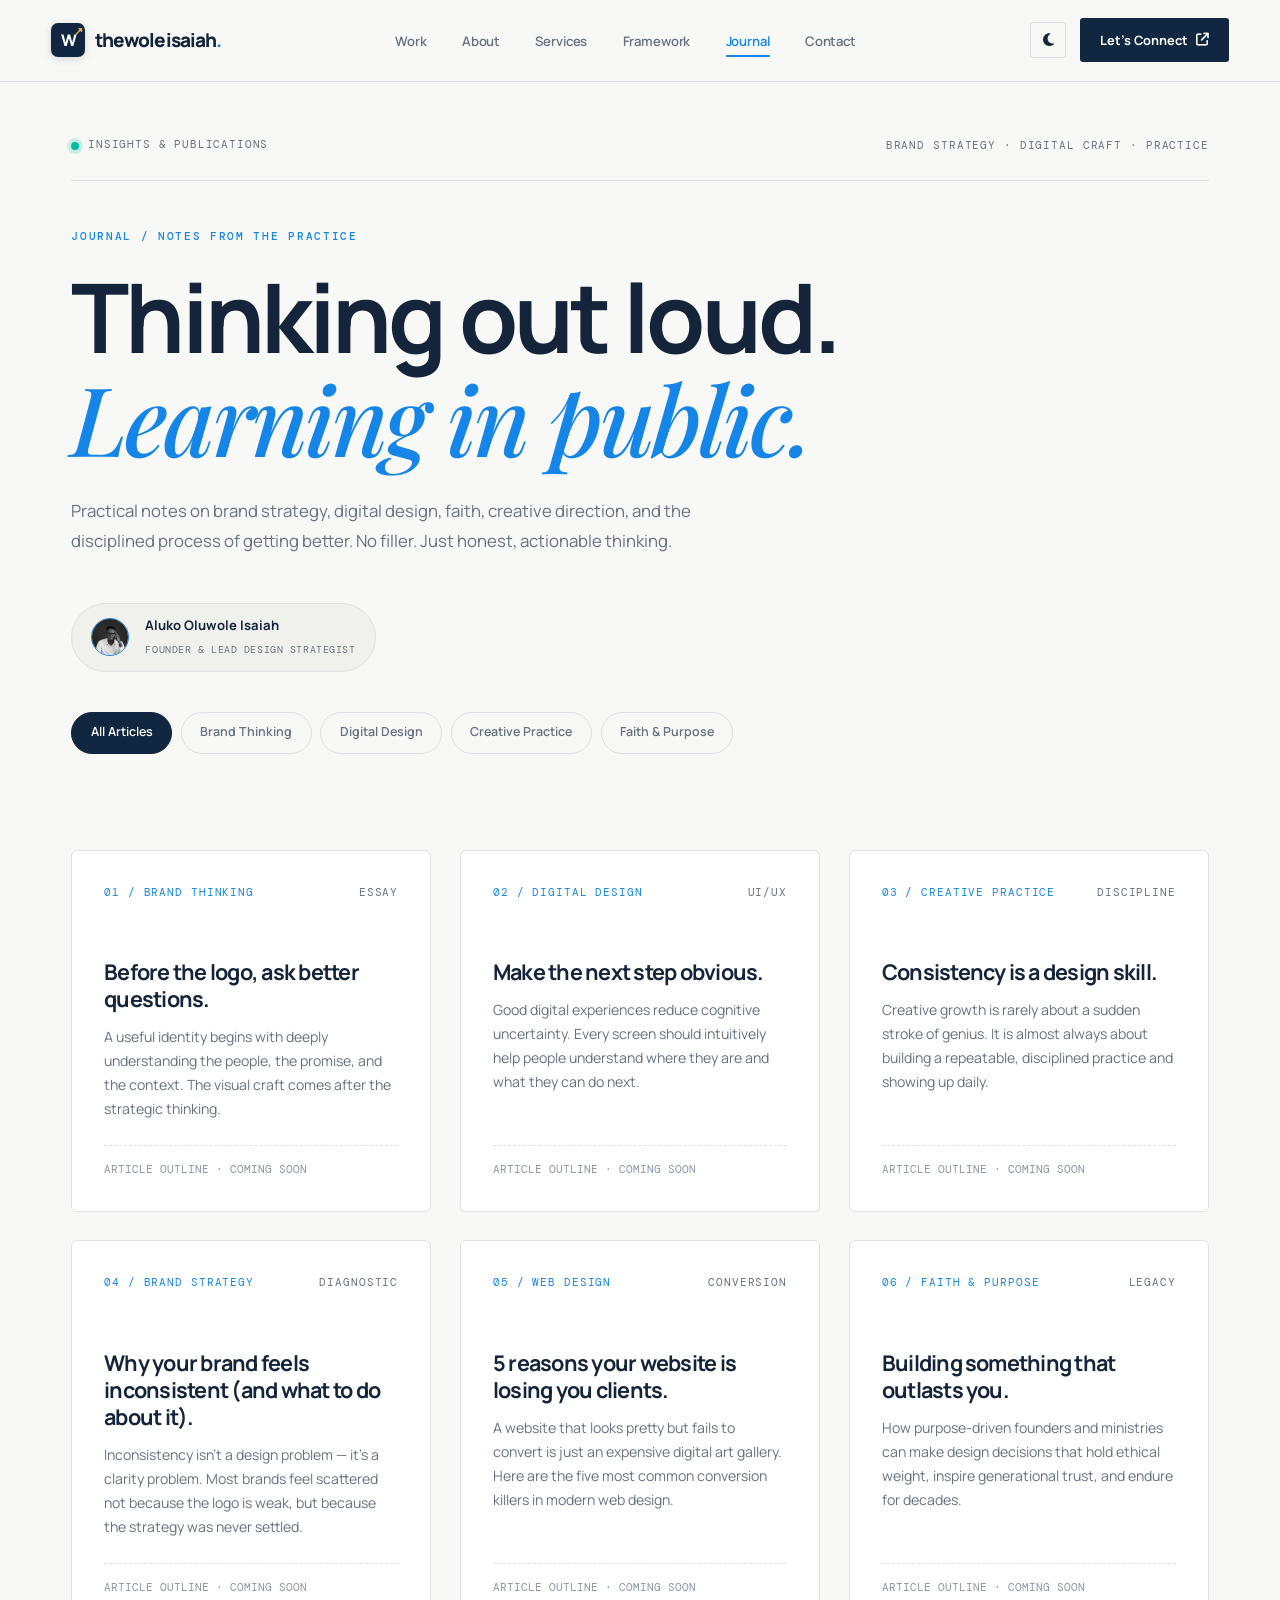
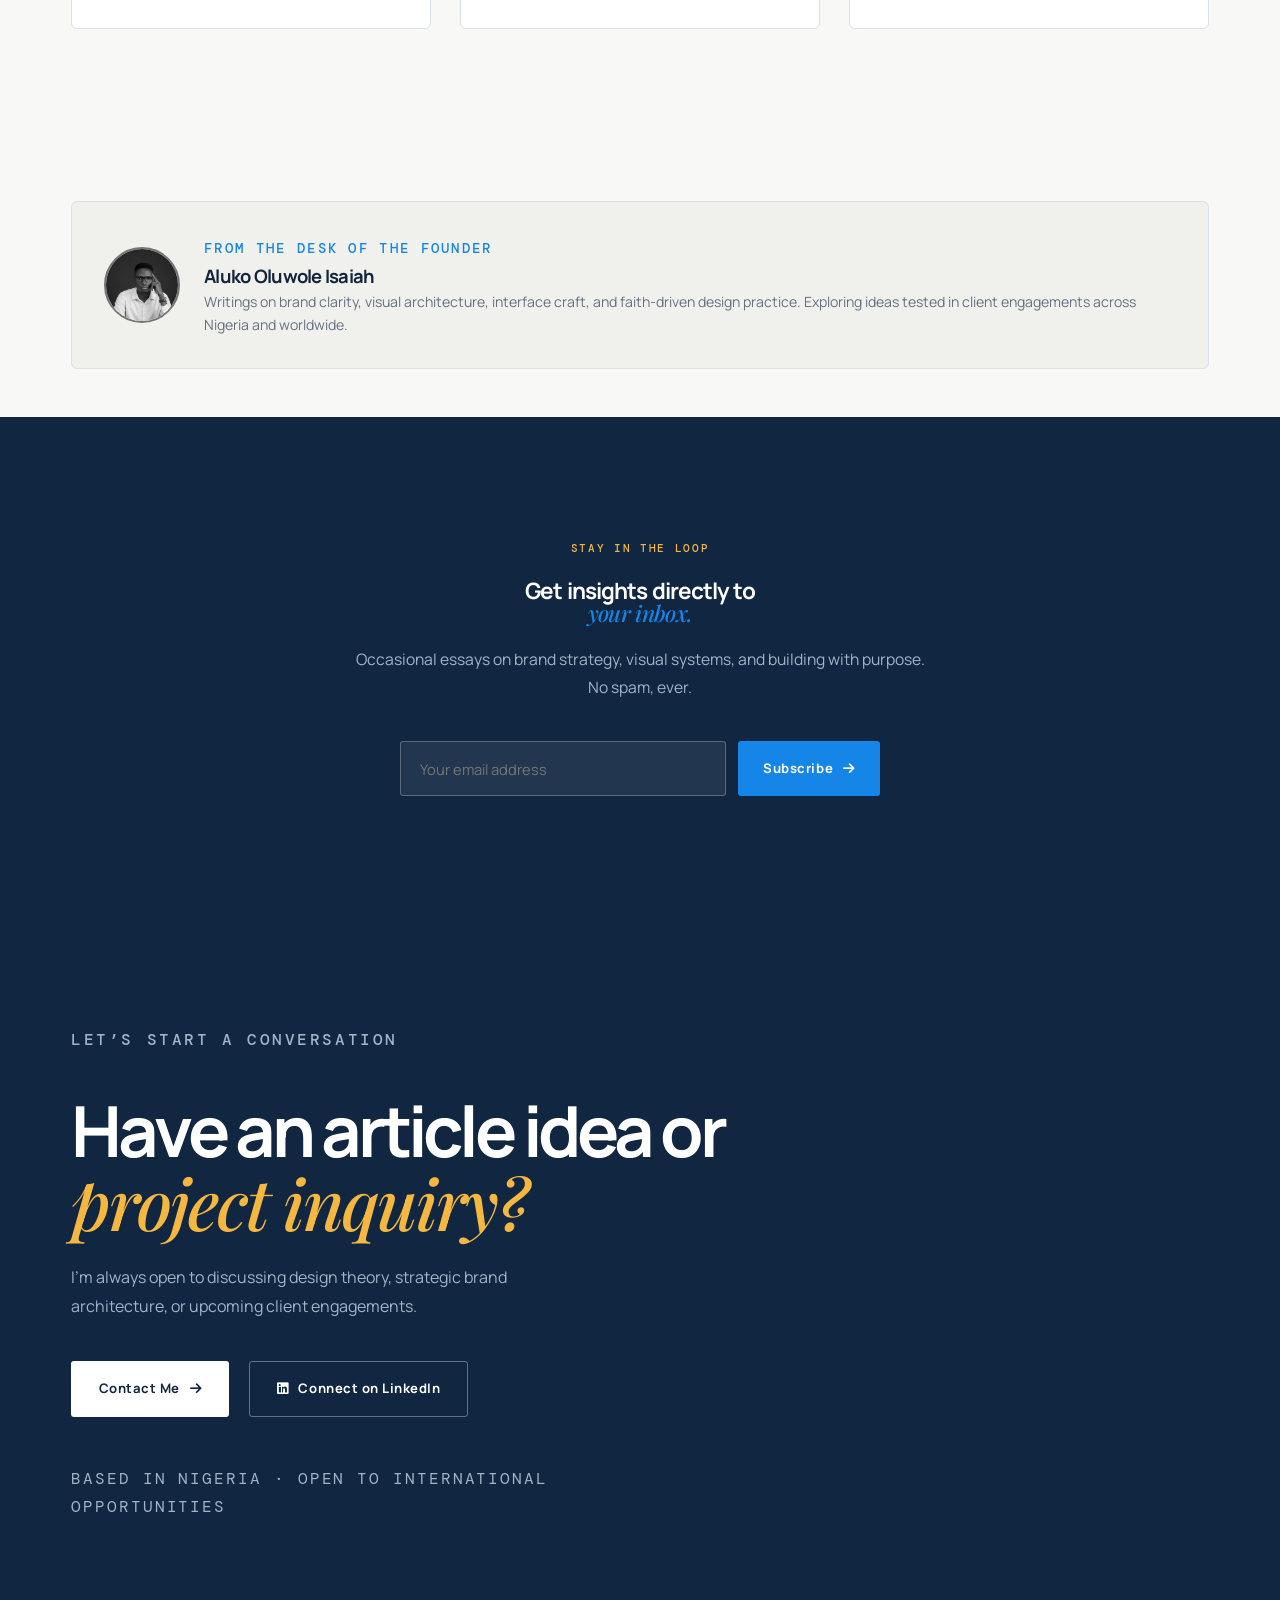
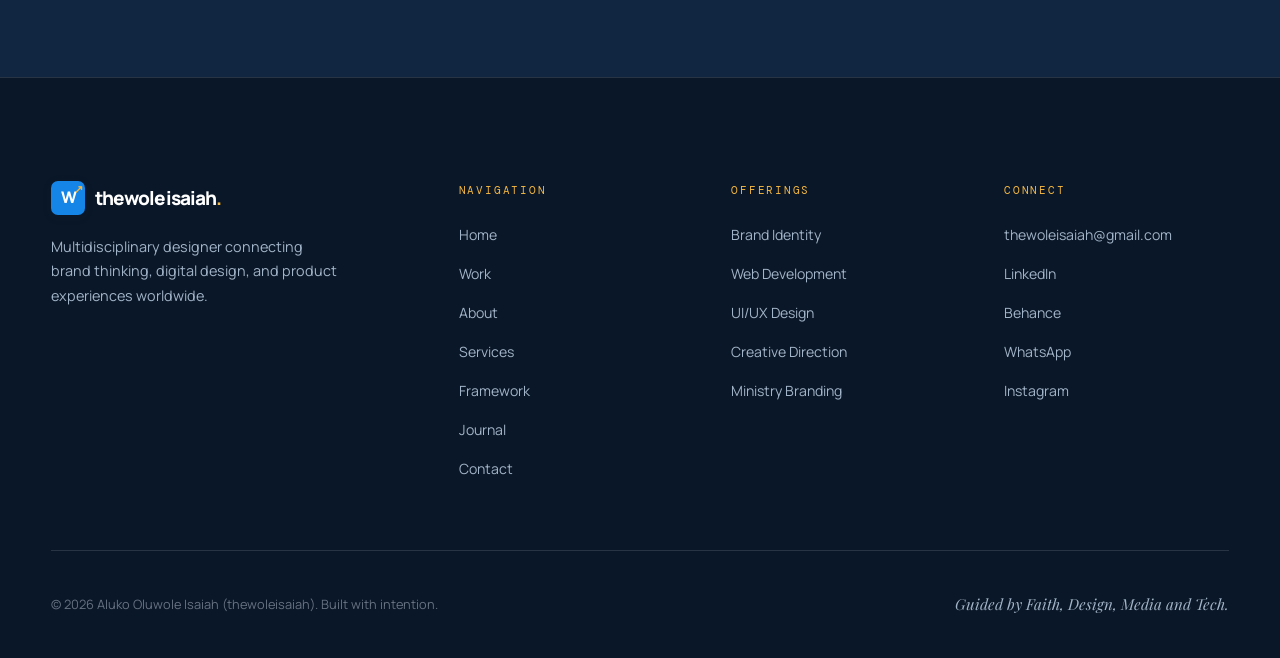
<file: blog.html>
<!DOCTYPE html>
<html lang="en">
<head>
<meta charset="UTF-8"/>
<meta name="viewport" content="width=device-width, initial-scale=1.0"/>
<title>Journal — thewoleisaiah | Notes on Design &amp; Brand Thinking</title>
<meta name="description" content="Thinking out loud. Learning in public. Practical notes on brand strategy, digital design, faith, and the process of getting better."/>
<link rel="icon" type="image/png" href="assets/logo.png"/>

<!-- Open Graph / Meta -->
<meta property="og:type" content="website"/>
<meta property="og:title" content="Journal — thewoleisaiah | Notes on Design &amp; Brand Thinking"/>
<meta property="og:description" content="Practical writing on brand strategy, digital products, and purposeful creative careers by Aluko Oluwole Isaiah."/>
<meta property="og:url" content="https://thewoleisaiah.com/blog.html"/>
<meta property="og:image" content="https://thewoleisaiah.com/assets/wole.jpg"/>
<meta name="twitter:card" content="summary_large_image"/>

<!-- Stylesheet & Icons -->
<link rel="stylesheet" href="css/styles.css"/>
<link rel="stylesheet" href="https://cdnjs.cloudflare.com/ajax/libs/font-awesome/6.5.2/css/all.min.css" crossorigin="anonymous" referrerpolicy="no-referrer"/>

<!-- Pre-paint Theme Script -->
<script>
  (function(){
    try {
      var saved = localStorage.getItem('theme');
      var prefDark = window.matchMedia('(prefers-color-scheme: dark)').matches;
      if (saved === 'dark' || (!saved && prefDark)) {
        document.documentElement.setAttribute('data-theme', 'dark');
      } else {
        document.documentElement.setAttribute('data-theme', 'light');
      }
    } catch(e){}
  })();
</script>
</head>
<body>

<!-- NAVIGATION HEADER -->
<header class="site-nav">
  <a href="index.html" class="wordmark" aria-label="thewoleisaiah home">
    <span class="wordmark-mark">W<span>↗</span></span>
    <span>thewoleisaiah<span class="period">.</span></span>
  </a>

  <ul class="nav-links">
    <li><a href="work.html">Work</a></li>
    <li><a href="about.html">About</a></li>
    <li><a href="services.html">Services</a></li>
    <li><a href="framework.html">Framework</a></li>
    <li><a href="blog.html" class="active">Journal</a></li>
    <li><a href="contact.html">Contact</a></li>
  </ul>

  <div class="nav-right">
    <a href="contact.html" class="nav-cta">Let’s Connect <i class="fa-solid fa-arrow-up-right-from-square" aria-hidden="true"></i></a>
    <div class="nav-hamburger" aria-label="Toggle navigation menu" role="button" tabindex="0">
      <span></span><span></span><span></span>
    </div>
  </div>
</header>

<!-- MOBILE NAVIGATION DRAWER -->
<div class="mobile-nav" aria-hidden="true">
  <span class="mobile-nav-close">Close <i class="fa-solid fa-xmark"></i></span>
  <a href="index.html">Home</a>
  <a href="work.html">Work</a>
  <a href="about.html">About</a>
  <a href="services.html">Services</a>
  <a href="framework.html">Framework</a>
  <a href="blog.html">Journal</a>
  <a href="contact.html">Contact</a>
</div>

<main id="top">

  <!-- JOURNAL HERO -->
  <section class="section wrap" style="padding-top:8.5rem;padding-bottom:3.5rem;">
    <div class="hero-topline reveal">
      <div class="availability">
        <span class="availability-dot"></span>
        <span>Insights &amp; Publications</span>
      </div>
      <span class="mono-tag">Brand Strategy · Digital Craft · Practice</span>
    </div>

    <div style="max-width:850px;">
      <p class="eyebrow eyebrow--blue reveal">Journal / Notes from the Practice</p>
      <h1 class="reveal reveal-delay-1" style="font-size:var(--fs-display);margin-bottom:1.5rem;">
        Thinking out loud.<br/><em>Learning in public.</em>
      </h1>
      <p class="section-intro wide reveal reveal-delay-2" style="font-size:1.05rem;">
        Practical notes on brand strategy, digital design, faith, creative direction, and the disciplined process of getting better. No filler. Just honest, actionable thinking.
      </p>

      <!-- Author Pill Lockup -->
      <div style="display:inline-flex;align-items:center;gap:1rem;margin-top:0.5rem;padding:0.6rem 1.2rem;background:var(--warm);border:1px solid var(--line);border-radius:var(--radius-pill);" class="reveal reveal-delay-3">
        <img src="assets/wole-editorial-bw.png" onerror="this.src='assets/wole.jpg'" alt="Aluko Oluwole Isaiah" style="width:38px;height:38px;border-radius:50%;object-fit:cover;object-position:center top;border:1.5px solid var(--blue);"/>
        <div style="font-size:0.82rem;">
          <strong style="color:var(--ink);font-family:var(--display);display:block;">Aluko Oluwole Isaiah</strong>
          <span style="color:var(--muted);font-family:var(--mono);font-size:9.5px;letter-spacing:0.06em;">FOUNDER &amp; LEAD DESIGN STRATEGIST</span>
        </div>
      </div>
    </div>

    <!-- Filter Topics -->
    <div class="filters reveal reveal-delay-3" style="margin-top:2.5rem;">
      <button class="filter-btn active" data-filter="all">All Articles</button>
      <button class="filter-btn" data-filter="brand">Brand Thinking</button>
      <button class="filter-btn" data-filter="digital">Digital Design</button>
      <button class="filter-btn" data-filter="practice">Creative Practice</button>
      <button class="filter-btn" data-filter="faith">Faith &amp; Purpose</button>
    </div>
  </section>

  <!-- JOURNAL CARDS GRID -->
  <section class="section wrap" style="padding-top:0;">
    <div class="service-grid" style="grid-template-columns:repeat(auto-fit, minmax(320px, 1fr));gap:1.8rem;" id="journal-container">

      <!-- Article 01 -->
      <article class="service-card reveal" data-category="brand">
        <div class="service-top">
          <span class="mono-tag" style="color:var(--blue);">01 / BRAND THINKING</span>
          <span class="mono-tag">ESSAY</span>
        </div>
        <h3 style="font-size:1.35rem;line-height:1.25;margin:1.5rem 0 0.8rem;">
          Before the logo, ask better questions.
        </h3>
        <p>
          A useful identity begins with deeply understanding the people, the promise, and the context. The visual craft comes after the strategic thinking.
        </p>
        <span class="deliverables" style="color:var(--muted-lt);">ARTICLE OUTLINE · COMING SOON</span>
      </article>

      <!-- Article 02 -->
      <article class="service-card reveal reveal-delay-1" data-category="digital">
        <div class="service-top">
          <span class="mono-tag" style="color:var(--blue);">02 / DIGITAL DESIGN</span>
          <span class="mono-tag">UI/UX</span>
        </div>
        <h3 style="font-size:1.35rem;line-height:1.25;margin:1.5rem 0 0.8rem;">
          Make the next step obvious.
        </h3>
        <p>
          Good digital experiences reduce cognitive uncertainty. Every screen should intuitively help people understand where they are and what they can do next.
        </p>
        <span class="deliverables" style="color:var(--muted-lt);">ARTICLE OUTLINE · COMING SOON</span>
      </article>

      <!-- Article 03 -->
      <article class="service-card reveal reveal-delay-2" data-category="practice">
        <div class="service-top">
          <span class="mono-tag" style="color:var(--blue);">03 / CREATIVE PRACTICE</span>
          <span class="mono-tag">DISCIPLINE</span>
        </div>
        <h3 style="font-size:1.35rem;line-height:1.25;margin:1.5rem 0 0.8rem;">
          Consistency is a design skill.
        </h3>
        <p>
          Creative growth is rarely about a sudden stroke of genius. It is almost always about building a repeatable, disciplined practice and showing up daily.
        </p>
        <span class="deliverables" style="color:var(--muted-lt);">ARTICLE OUTLINE · COMING SOON</span>
      </article>

      <!-- Article 04 -->
      <article class="service-card reveal" data-category="brand">
        <div class="service-top">
          <span class="mono-tag" style="color:var(--blue);">04 / BRAND STRATEGY</span>
          <span class="mono-tag">DIAGNOSTIC</span>
        </div>
        <h3 style="font-size:1.35rem;line-height:1.25;margin:1.5rem 0 0.8rem;">
          Why your brand feels inconsistent (and what to do about it).
        </h3>
        <p>
          Inconsistency isn't a design problem — it's a clarity problem. Most brands feel scattered not because the logo is weak, but because the strategy was never settled.
        </p>
        <span class="deliverables" style="color:var(--muted-lt);">ARTICLE OUTLINE · COMING SOON</span>
      </article>

      <!-- Article 05 -->
      <article class="service-card reveal reveal-delay-1" data-category="digital">
        <div class="service-top">
          <span class="mono-tag" style="color:var(--blue);">05 / WEB DESIGN</span>
          <span class="mono-tag">CONVERSION</span>
        </div>
        <h3 style="font-size:1.35rem;line-height:1.25;margin:1.5rem 0 0.8rem;">
          5 reasons your website is losing you clients.
        </h3>
        <p>
          A website that looks pretty but fails to convert is just an expensive digital art gallery. Here are the five most common conversion killers in modern web design.
        </p>
        <span class="deliverables" style="color:var(--muted-lt);">ARTICLE OUTLINE · COMING SOON</span>
      </article>

      <!-- Article 06 -->
      <article class="service-card reveal reveal-delay-2" data-category="faith">
        <div class="service-top">
          <span class="mono-tag" style="color:var(--blue);">06 / FAITH &amp; PURPOSE</span>
          <span class="mono-tag">LEGACY</span>
        </div>
        <h3 style="font-size:1.35rem;line-height:1.25;margin:1.5rem 0 0.8rem;">
          Building something that outlasts you.
        </h3>
        <p>
          How purpose-driven founders and ministries can make design decisions that hold ethical weight, inspire generational trust, and endure for decades.
        </p>
        <span class="deliverables" style="color:var(--muted-lt);">ARTICLE OUTLINE · COMING SOON</span>
      </article>

    </div>
  </section>

  <!-- AUTHOR NOTE -->
  <section class="section wrap" style="padding-top:1rem;padding-bottom:3rem;">
    <div class="service-note reveal" style="align-items:center;background:var(--warm);border:1px solid var(--line);">
      <img src="assets/wole-editorial-bw.png" onerror="this.src='assets/wole.jpg'" alt="Aluko Oluwole Isaiah" style="width:76px;height:76px;border-radius:50%;object-fit:cover;object-position:center top;border:2px solid var(--blue);flex-shrink:0;filter:grayscale(100%);"/>
      <div>
        <p class="eyebrow eyebrow--blue" style="margin-bottom:0.4rem;">From the Desk of the Founder</p>
        <h3 style="font-size:1.15rem;margin-bottom:0.35rem;">Aluko Oluwole Isaiah</h3>
        <p style="font-size:0.88rem;color:var(--muted);line-height:1.6;margin:0;">
          Writings on brand clarity, visual architecture, interface craft, and faith-driven design practice. Exploring ideas tested in client engagements across Nigeria and worldwide.
        </p>
      </div>
    </div>
  </section>

  <!-- NEWSLETTER SIGNUP -->
  <section class="section section-dark">
    <div class="wrap" style="max-width:680px;text-align:center;">
      <p class="eyebrow eyebrow--gold reveal">Stay in the Loop</p>
      <h2 class="reveal reveal-delay-1" style="color:#ffffff;margin-bottom:1.2rem;">
        Get insights directly to<br/><em>your inbox.</em>
      </h2>
      <p class="reveal reveal-delay-2" style="color:var(--dark-sub);font-size:0.98rem;margin-bottom:2.5rem;">
        Occasional essays on brand strategy, visual systems, and building with purpose. No spam, ever.
      </p>

      <form name="newsletter" method="POST" data-netlify="true" class="contact-form reveal reveal-delay-3" style="display:flex;gap:0.75rem;max-width:480px;margin:0 auto;flex-wrap:wrap;">
        <input type="hidden" name="form-name" value="newsletter" />
        <input type="email" name="email" placeholder="Your email address" required style="flex:1;min-width:240px;padding:0.9rem 1.2rem;border-radius:var(--radius-sm);border:1px solid rgba(255,255,255,0.25);background:rgba(255,255,255,0.08);color:#ffffff;font-family:var(--sans);font-size:0.92rem;"/>
        <button type="submit" class="btn btn--blue" style="padding:0.9rem 1.5rem;">
          Subscribe <i class="fa-solid fa-arrow-right"></i>
        </button>
      </form>
    </div>
  </section>

  <!-- CONTACT BAND -->
  <section class="contact-section">
    <div class="wrap contact-inner">
      <p class="eyebrow eyebrow--gold reveal">Let’s Start a Conversation</p>
      <h2 class="reveal reveal-delay-1">
        Have an article idea or<br/>
        <em>project inquiry?</em>
      </h2>
      <p class="reveal reveal-delay-2">
        I’m always open to discussing design theory, strategic brand architecture, or upcoming client engagements.
      </p>
      <div class="hero-actions reveal reveal-delay-3">
        <a class="button light" href="contact.html">
          Contact Me <i class="fa-solid fa-arrow-right"></i>
        </a>
        <a class="button outline-light" href="https://www.linkedin.com/in/thewoleisaiah/" target="_blank" rel="noopener">
          <i class="fa-brands fa-linkedin"></i> Connect on LinkedIn
        </a>
      </div>
      <p class="contact-location reveal reveal-delay-4">
        BASED IN NIGERIA · OPEN TO INTERNATIONAL OPPORTUNITIES
      </p>
    </div>
  </section>

</main>

<!-- SITE FOOTER -->
<footer class="site-footer">
  <div class="footer-inner">
    <div class="footer-top">
      <div>
        <a href="index.html" class="wordmark footer-wordmark">
          <span class="wordmark-mark">W<span>↗</span></span>
          <span>thewoleisaiah<span class="period" style="color:var(--gold);">.</span></span>
        </a>
        <p class="footer-tagline">
          Multidisciplinary designer connecting brand thinking, digital design, and product experiences worldwide.
        </p>
      </div>

      <div>
        <div class="footer-col-title">Navigation</div>
        <ul class="footer-links">
          <li><a href="index.html">Home</a></li>
          <li><a href="work.html">Work</a></li>
          <li><a href="about.html">About</a></li>
          <li><a href="services.html">Services</a></li>
          <li><a href="framework.html">Framework</a></li>
          <li><a href="blog.html">Journal</a></li>
          <li><a href="contact.html">Contact</a></li>
        </ul>
      </div>

      <div>
        <div class="footer-col-title">Offerings</div>
        <ul class="footer-links">
          <li><a href="services.html#brand-identity">Brand Identity</a></li>
          <li><a href="services.html#web-design">Web Development</a></li>
          <li><a href="services.html#ui-ux">UI/UX Design</a></li>
          <li><a href="services.html#creative-direction">Creative Direction</a></li>
          <li><a href="services.html#ministry-branding">Ministry Branding</a></li>
        </ul>
      </div>

      <div>
        <div class="footer-col-title">Connect</div>
        <ul class="footer-links">
          <li><a href="mailto:thewoleisaiah@gmail.com">thewoleisaiah@gmail.com</a></li>
          <li><a href="https://www.linkedin.com/in/thewoleisaiah/" target="_blank" rel="noopener">LinkedIn</a></li>
          <li><a href="https://www.behance.net/thewoleisaiah" target="_blank" rel="noopener">Behance</a></li>
          <li><a href="https://wa.me/2348135679023" target="_blank" rel="noopener">WhatsApp</a></li>
          <li><a href="https://www.instagram.com/thewoleisaiah" target="_blank" rel="noopener">Instagram</a></li>
        </ul>
      </div>
    </div>

    <div class="footer-bottom">
      <p>&copy; 2026 Aluko Oluwole Isaiah (thewoleisaiah). Built with intention.</p>
      <p class="footer-faith">Guided by Faith, Design, Media and Tech.</p>
    </div>
  </div>
</footer>

<script src="js/main.js"></script>
<script>
  // Dynamic client-side filtering for Journal
  document.querySelectorAll('.filter-btn').forEach(btn => {
    btn.addEventListener('click', () => {
      document.querySelectorAll('.filter-btn').forEach(b => b.classList.remove('active'));
      btn.classList.add('active');
      const filter = btn.dataset.filter;
      document.querySelectorAll('#journal-container article').forEach(card => {
        if (filter === 'all' || card.dataset.category === filter) {
          card.style.display = 'flex';
        } else {
          card.style.display = 'none';
        }
      });
    });
  });
</script>
</body>
</html>
</file>
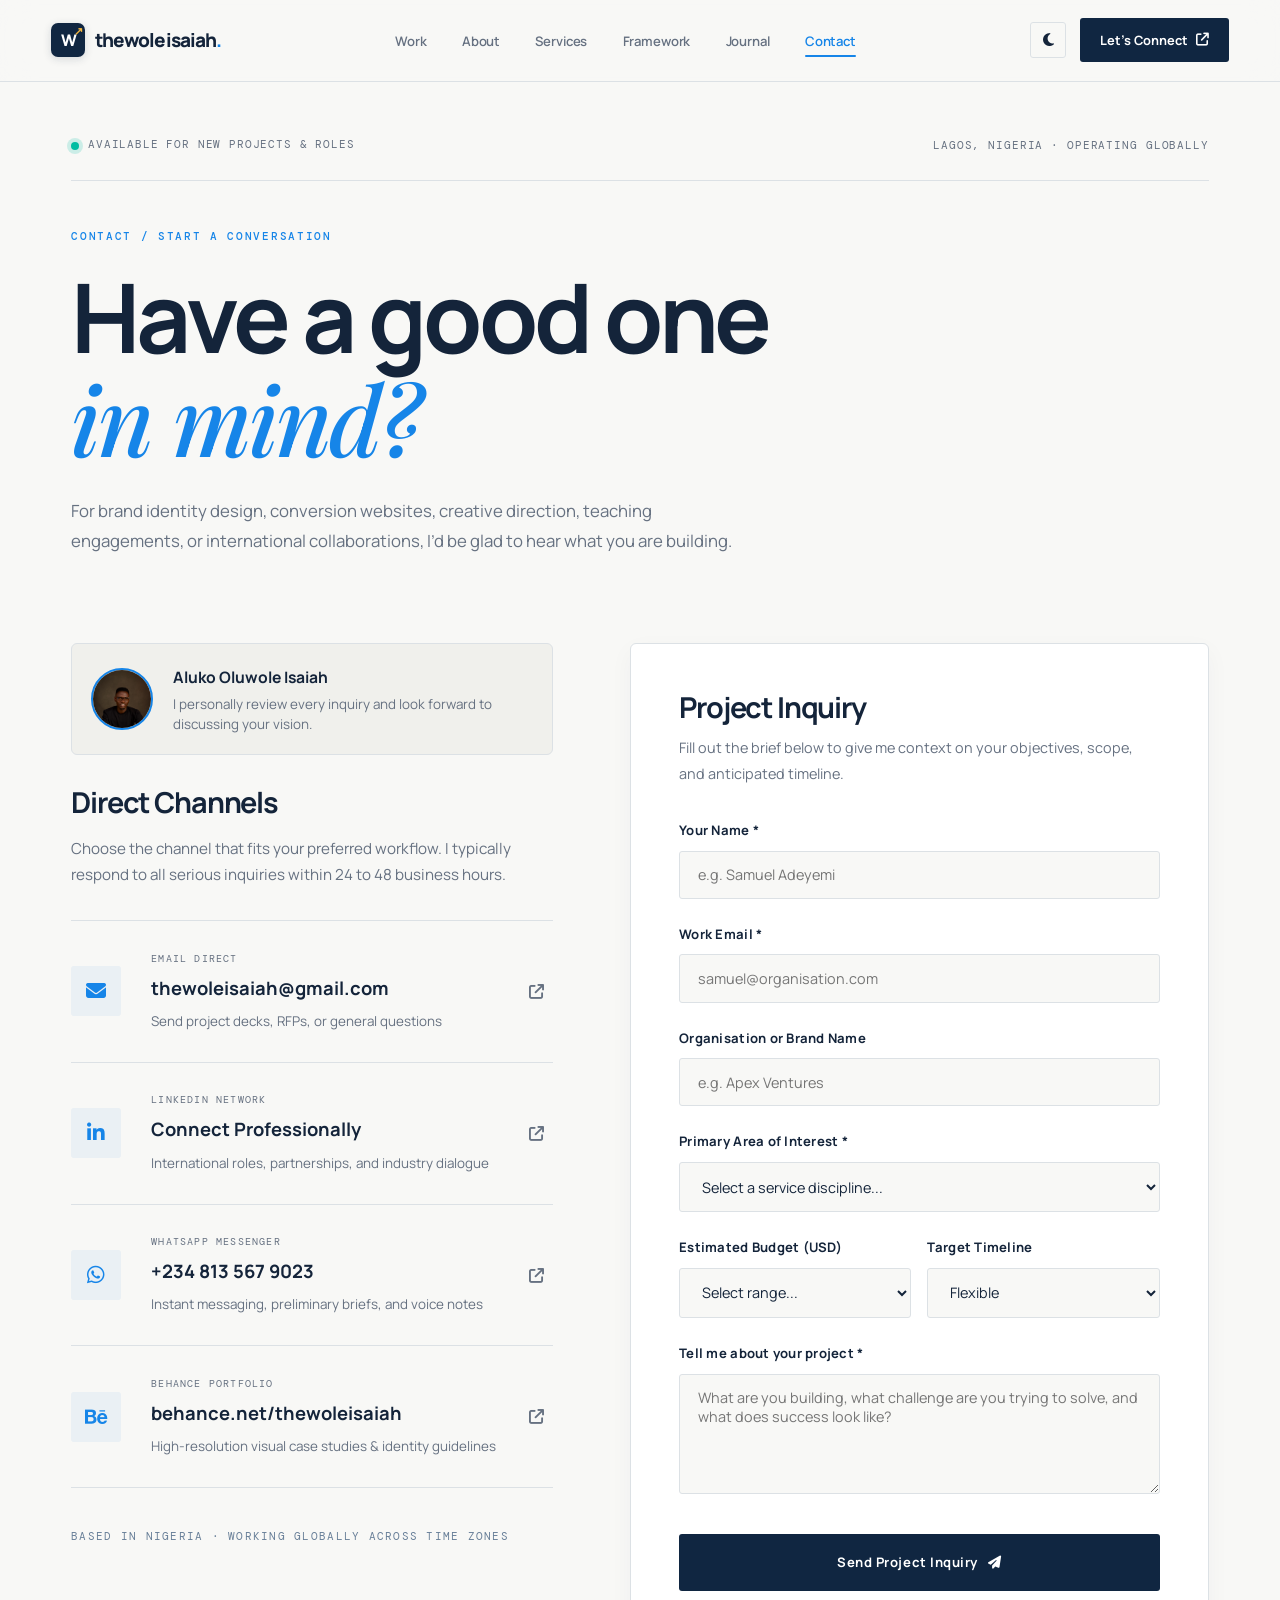
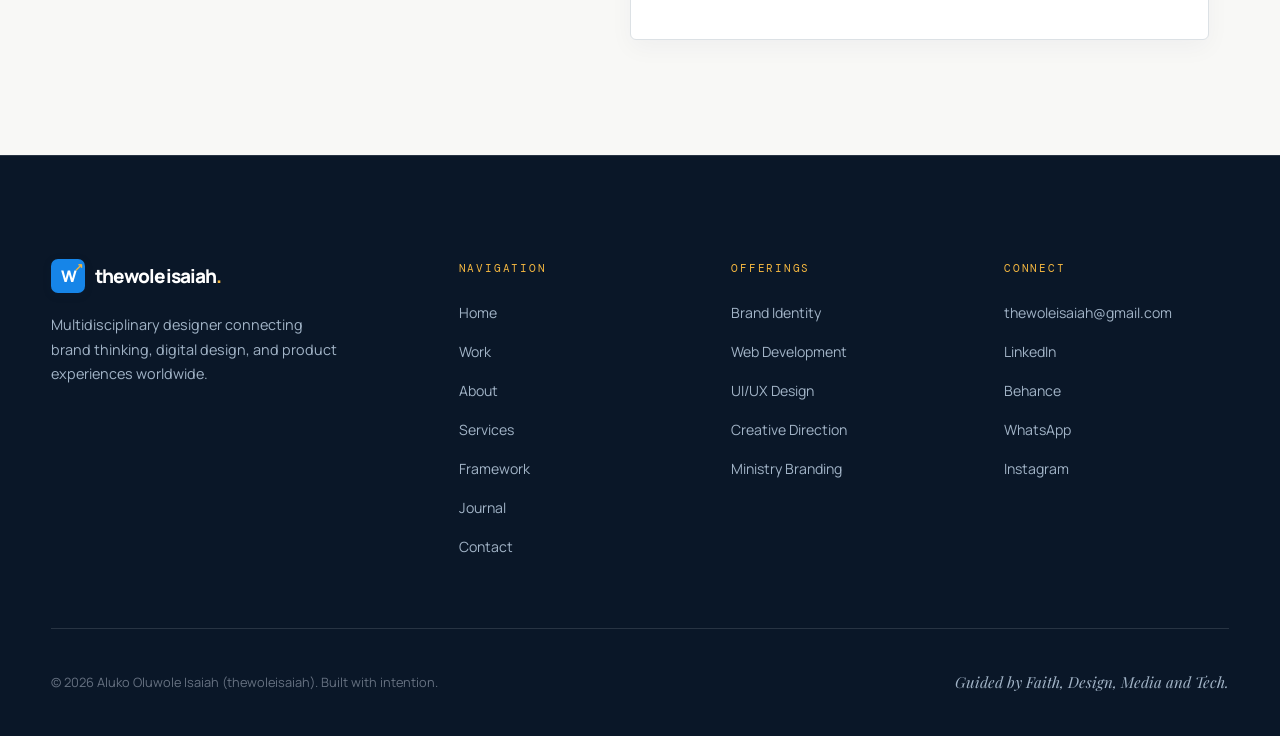
<file: contact.html>
<!DOCTYPE html>
<html lang="en">
<head>
<meta charset="UTF-8"/>
<meta name="viewport" content="width=device-width, initial-scale=1.0"/>
<title>Contact — thewoleisaiah | Start a Conversation</title>
<meta name="description" content="Start a conversation about brand identity, web design, UI/UX, or creative direction. Based in Nigeria, open to international collaborations."/>
<link rel="icon" type="image/png" href="assets/logo.png"/>

<!-- Open Graph / Meta -->
<meta property="og:type" content="website"/>
<meta property="og:title" content="Contact — thewoleisaiah | Start a Conversation"/>
<meta property="og:description" content="Get in touch with Aluko Oluwole Isaiah for projects, collaborations, or speaking opportunities."/>
<meta property="og:url" content="https://thewoleisaiah.com/contact.html"/>
<meta property="og:image" content="https://thewoleisaiah.com/assets/wole.jpg"/>
<meta name="twitter:card" content="summary_large_image"/>

<!-- Stylesheet & Icons -->
<link rel="stylesheet" href="css/styles.css"/>
<link rel="stylesheet" href="https://cdnjs.cloudflare.com/ajax/libs/font-awesome/6.5.2/css/all.min.css" crossorigin="anonymous" referrerpolicy="no-referrer"/>

<!-- Pre-paint Theme Script -->
<script>
  (function(){
    try {
      var saved = localStorage.getItem('theme');
      var prefDark = window.matchMedia('(prefers-color-scheme: dark)').matches;
      if (saved === 'dark' || (!saved && prefDark)) {
        document.documentElement.setAttribute('data-theme', 'dark');
      } else {
        document.documentElement.setAttribute('data-theme', 'light');
      }
    } catch(e){}
  })();
</script>
</head>
<body>

<!-- NAVIGATION HEADER -->
<header class="site-nav">
  <a href="index.html" class="wordmark" aria-label="thewoleisaiah home">
    <span class="wordmark-mark">W<span>↗</span></span>
    <span>thewoleisaiah<span class="period">.</span></span>
  </a>

  <ul class="nav-links">
    <li><a href="work.html">Work</a></li>
    <li><a href="about.html">About</a></li>
    <li><a href="services.html">Services</a></li>
    <li><a href="framework.html">Framework</a></li>
    <li><a href="blog.html">Journal</a></li>
    <li><a href="contact.html" class="active">Contact</a></li>
  </ul>

  <div class="nav-right">
    <a href="contact.html" class="nav-cta">Let’s Connect <i class="fa-solid fa-arrow-up-right-from-square" aria-hidden="true"></i></a>
    <div class="nav-hamburger" aria-label="Toggle navigation menu" role="button" tabindex="0">
      <span></span><span></span><span></span>
    </div>
  </div>
</header>

<!-- MOBILE NAVIGATION DRAWER -->
<div class="mobile-nav" aria-hidden="true">
  <span class="mobile-nav-close">Close <i class="fa-solid fa-xmark"></i></span>
  <a href="index.html">Home</a>
  <a href="work.html">Work</a>
  <a href="about.html">About</a>
  <a href="services.html">Services</a>
  <a href="framework.html">Framework</a>
  <a href="blog.html">Journal</a>
  <a href="contact.html">Contact</a>
</div>

<main id="top">

  <!-- CONTACT HERO -->
  <section class="section wrap" style="padding-top:8.5rem;padding-bottom:3rem;">
    <div class="hero-topline reveal">
      <div class="availability">
        <span class="availability-dot"></span>
        <span>Available for New Projects &amp; Roles</span>
      </div>
      <span class="mono-tag">Lagos, Nigeria · Operating Globally</span>
    </div>

    <div style="max-width:850px;">
      <p class="eyebrow eyebrow--blue reveal">Contact / Start a Conversation</p>
      <h1 class="reveal reveal-delay-1" style="font-size:var(--fs-display);margin-bottom:1.5rem;">
        Have a good one<br/><em>in mind?</em>
      </h1>
      <p class="section-intro wide reveal reveal-delay-2" style="font-size:1.05rem;">
        For brand identity design, conversion websites, creative direction, teaching engagements, or international collaborations, I’d be glad to hear what you are building.
      </p>
    </div>
  </section>

  <!-- CONTACT OPTIONS & DETAILED INQUIRY GRID -->
  <section class="section wrap" style="padding-top:0;">
    <div class="contact-page-grid">

      <!-- LEFT: DIRECT CHANNELS -->
      <div class="reveal">
        <!-- Personal Trust Card -->
        <div style="display:flex;align-items:center;gap:1.2rem;padding:1.2rem;background:var(--warm);border:1px solid var(--line);border-radius:var(--radius);margin-bottom:2rem;">
          <img src="assets/wole-smile.jpg" onerror="this.src='assets/wole.jpg'" alt="Aluko Oluwole Isaiah" style="width:62px;height:62px;border-radius:50%;object-fit:cover;object-position:center top;border:2px solid var(--blue);flex-shrink:0;"/>
          <div>
            <strong style="font-family:var(--display);font-size:0.98rem;display:block;margin-bottom:0.25rem;color:var(--ink);">Aluko Oluwole Isaiah</strong>
            <span style="font-size:0.84rem;color:var(--muted);line-height:1.45;display:block;">I personally review every inquiry and look forward to discussing your vision.</span>
          </div>
        </div>

        <h2 style="font-size:1.8rem;margin-bottom:1.2rem;">Direct Channels</h2>
        <p style="font-size:0.95rem;color:var(--muted);margin-bottom:2rem;line-height:1.7;">
          Choose the channel that fits your preferred workflow. I typically respond to all serious inquiries within 24 to 48 business hours.
        </p>

        <div class="contact-options">
          <!-- Email -->
          <a class="contact-option-row" href="mailto:thewoleisaiah@gmail.com">
            <span class="contact-icon"><i class="fa-solid fa-envelope"></i></span>
            <span>
              <small>EMAIL DIRECT</small>
              <strong>thewoleisaiah@gmail.com</strong>
              <em>Send project decks, RFPs, or general questions</em>
            </span>
            <i class="fa-solid fa-arrow-up-right-from-square" style="color:var(--muted);"></i>
          </a>

          <!-- LinkedIn -->
          <a class="contact-option-row" href="https://www.linkedin.com/in/thewoleisaiah/" target="_blank" rel="noopener">
            <span class="contact-icon"><i class="fa-brands fa-linkedin-in"></i></span>
            <span>
              <small>LINKEDIN NETWORK</small>
              <strong>Connect Professionally</strong>
              <em>International roles, partnerships, and industry dialogue</em>
            </span>
            <i class="fa-solid fa-arrow-up-right-from-square" style="color:var(--muted);"></i>
          </a>

          <!-- WhatsApp -->
          <a class="contact-option-row" href="https://wa.me/2348135679023" target="_blank" rel="noopener">
            <span class="contact-icon"><i class="fa-brands fa-whatsapp"></i></span>
            <span>
              <small>WHATSAPP MESSENGER</small>
              <strong>+234 813 567 9023</strong>
              <em>Instant messaging, preliminary briefs, and voice notes</em>
            </span>
            <i class="fa-solid fa-arrow-up-right-from-square" style="color:var(--muted);"></i>
          </a>

          <!-- Behance -->
          <a class="contact-option-row" href="https://www.behance.net/thewoleisaiah" target="_blank" rel="noopener">
            <span class="contact-icon"><i class="fa-brands fa-behance"></i></span>
            <span>
              <small>BEHANCE PORTFOLIO</small>
              <strong>behance.net/thewoleisaiah</strong>
              <em>High-resolution visual case studies &amp; identity guidelines</em>
            </span>
            <i class="fa-solid fa-arrow-up-right-from-square" style="color:var(--muted);"></i>
          </a>
        </div>

        <p class="contact-location" style="margin-top:2.5rem;">
          BASED IN NIGERIA · WORKING GLOBALLY ACROSS TIME ZONES
        </p>
      </div>

      <!-- RIGHT: DETAILED PROJECT INQUIRY FORM -->
      <div class="inquiry-form-card reveal reveal-delay-1">
        <h2 style="font-size:1.8rem;margin-bottom:0.8rem;">Project Inquiry</h2>
        <p style="font-size:0.90rem;color:var(--muted);margin-bottom:2rem;">
          Fill out the brief below to give me context on your objectives, scope, and anticipated timeline.
        </p>

        <!-- Submission Success State -->
        <div id="formSuccess" style="display:none;padding:3rem 2rem;background:var(--warm);border:1px solid var(--line);border-radius:var(--radius);text-align:center;">
          <div style="width:56px;height:56px;border-radius:50%;background:rgba(0,189,162,0.15);color:var(--mint);display:grid;place-items:center;font-size:1.6rem;margin:0 auto 1.25rem;">
            <i class="fa-solid fa-check"></i>
          </div>
          <h3 style="font-size:1.5rem;letter-spacing:-0.03em;margin-bottom:0.75rem;color:var(--ink);">Inquiry Received!</h3>
          <p style="font-size:0.95rem;color:var(--muted);line-height:1.75;max-width:440px;margin:0 auto 1.75rem;">
            Thank you for reaching out. I personally review every inquiry and will respond within 24 to 48 business hours with next steps.
          </p>
          <button type="button" class="btn btn--outline" onclick="location.reload()">Send Another Message</button>
        </div>

        <form name="projectInquiry" method="POST" data-netlify="true" id="contactForm" class="contact-form">
          <input type="hidden" name="form-name" value="projectInquiry" />

          <div class="form-group">
            <label class="form-label" for="name">Your Name *</label>
            <input class="form-input" type="text" id="name" name="name" placeholder="e.g. Samuel Adeyemi" required />
          </div>

          <div class="form-group">
            <label class="form-label" for="email">Work Email *</label>
            <input class="form-input" type="email" id="email" name="email" placeholder="samuel@organisation.com" required />
          </div>

          <div class="form-group">
            <label class="form-label" for="company">Organisation or Brand Name</label>
            <input class="form-input" type="text" id="company" name="company" placeholder="e.g. Apex Ventures" />
          </div>

          <div class="form-group">
            <label class="form-label" for="service">Primary Area of Interest *</label>
            <select class="form-select" id="service" name="service" required>
              <option value="">Select a service discipline...</option>
              <option value="brand-identity">Brand Identity &amp; Visual Strategy</option>
              <option value="website-design">Website Design &amp; Development</option>
              <option value="ui-ux">UI/UX &amp; Product Design</option>
              <option value="creative-direction">Creative Direction &amp; Campaign Design</option>
              <option value="ministry-branding">Ministry &amp; Faith-Based Branding</option>
              <option value="mentorship">Design Mentorship &amp; Education</option>
              <option value="other">Comprehensive Multidisciplinary Scope</option>
            </select>
          </div>

          <div style="display:grid;grid-template-columns:1fr 1fr;gap:1rem;">
            <div class="form-group">
              <label class="form-label" for="budget">Estimated Budget (USD)</label>
              <select class="form-select" id="budget" name="budget">
                <option value="unspecified">Select range...</option>
                <option value="1.5k-3k">$1,500 – $3,000</option>
                <option value="3k-7.5k">$3,000 – $7,500</option>
                <option value="7.5k-15k">$7,500 – $15,000</option>
                <option value="15k+">$15,000+</option>
              </select>
            </div>

            <div class="form-group">
              <label class="form-label" for="timeline">Target Timeline</label>
              <select class="form-select" id="timeline" name="timeline">
                <option value="flexible">Flexible</option>
                <option value="immediate">Immediate (&lt; 1 month)</option>
                <option value="1-2-months">1 – 2 Months</option>
                <option value="3-months+">3+ Months</option>
              </select>
            </div>
          </div>

          <div class="form-group">
            <label class="form-label" for="message">Tell me about your project *</label>
            <textarea class="form-textarea" id="message" name="message" placeholder="What are you building, what challenge are you trying to solve, and what does success look like?" required></textarea>
          </div>

          <button type="submit" class="btn btn--navy" style="width:100%;padding:1rem 2rem;margin-top:0.5rem;" id="submitBtn">
            Send Project Inquiry <i class="fa-solid fa-paper-plane"></i>
          </button>
        </form>
      </div>

    </div>
  </section>

</main>

<!-- SITE FOOTER -->
<footer class="site-footer">
  <div class="footer-inner">
    <div class="footer-top">
      <div>
        <a href="index.html" class="wordmark footer-wordmark">
          <span class="wordmark-mark">W<span>↗</span></span>
          <span>thewoleisaiah<span class="period" style="color:var(--gold);">.</span></span>
        </a>
        <p class="footer-tagline">
          Multidisciplinary designer connecting brand thinking, digital design, and product experiences worldwide.
        </p>
      </div>

      <div>
        <div class="footer-col-title">Navigation</div>
        <ul class="footer-links">
          <li><a href="index.html">Home</a></li>
          <li><a href="work.html">Work</a></li>
          <li><a href="about.html">About</a></li>
          <li><a href="services.html">Services</a></li>
          <li><a href="framework.html">Framework</a></li>
          <li><a href="blog.html">Journal</a></li>
          <li><a href="contact.html">Contact</a></li>
        </ul>
      </div>

      <div>
        <div class="footer-col-title">Offerings</div>
        <ul class="footer-links">
          <li><a href="services.html#brand-identity">Brand Identity</a></li>
          <li><a href="services.html#web-design">Web Development</a></li>
          <li><a href="services.html#ui-ux">UI/UX Design</a></li>
          <li><a href="services.html#creative-direction">Creative Direction</a></li>
          <li><a href="services.html#ministry-branding">Ministry Branding</a></li>
        </ul>
      </div>

      <div>
        <div class="footer-col-title">Connect</div>
        <ul class="footer-links">
          <li><a href="mailto:thewoleisaiah@gmail.com">thewoleisaiah@gmail.com</a></li>
          <li><a href="https://www.linkedin.com/in/thewoleisaiah/" target="_blank" rel="noopener">LinkedIn</a></li>
          <li><a href="https://www.behance.net/thewoleisaiah" target="_blank" rel="noopener">Behance</a></li>
          <li><a href="https://wa.me/2348135679023" target="_blank" rel="noopener">WhatsApp</a></li>
          <li><a href="https://www.instagram.com/thewoleisaiah" target="_blank" rel="noopener">Instagram</a></li>
        </ul>
      </div>
    </div>

    <div class="footer-bottom">
      <p>&copy; 2026 Aluko Oluwole Isaiah (thewoleisaiah). Built with intention.</p>
      <p class="footer-faith">Guided by Faith, Design, Media and Tech.</p>
    </div>
  </div>
</footer>

<script src="js/main.js"></script>
</body>
</html>
</file>
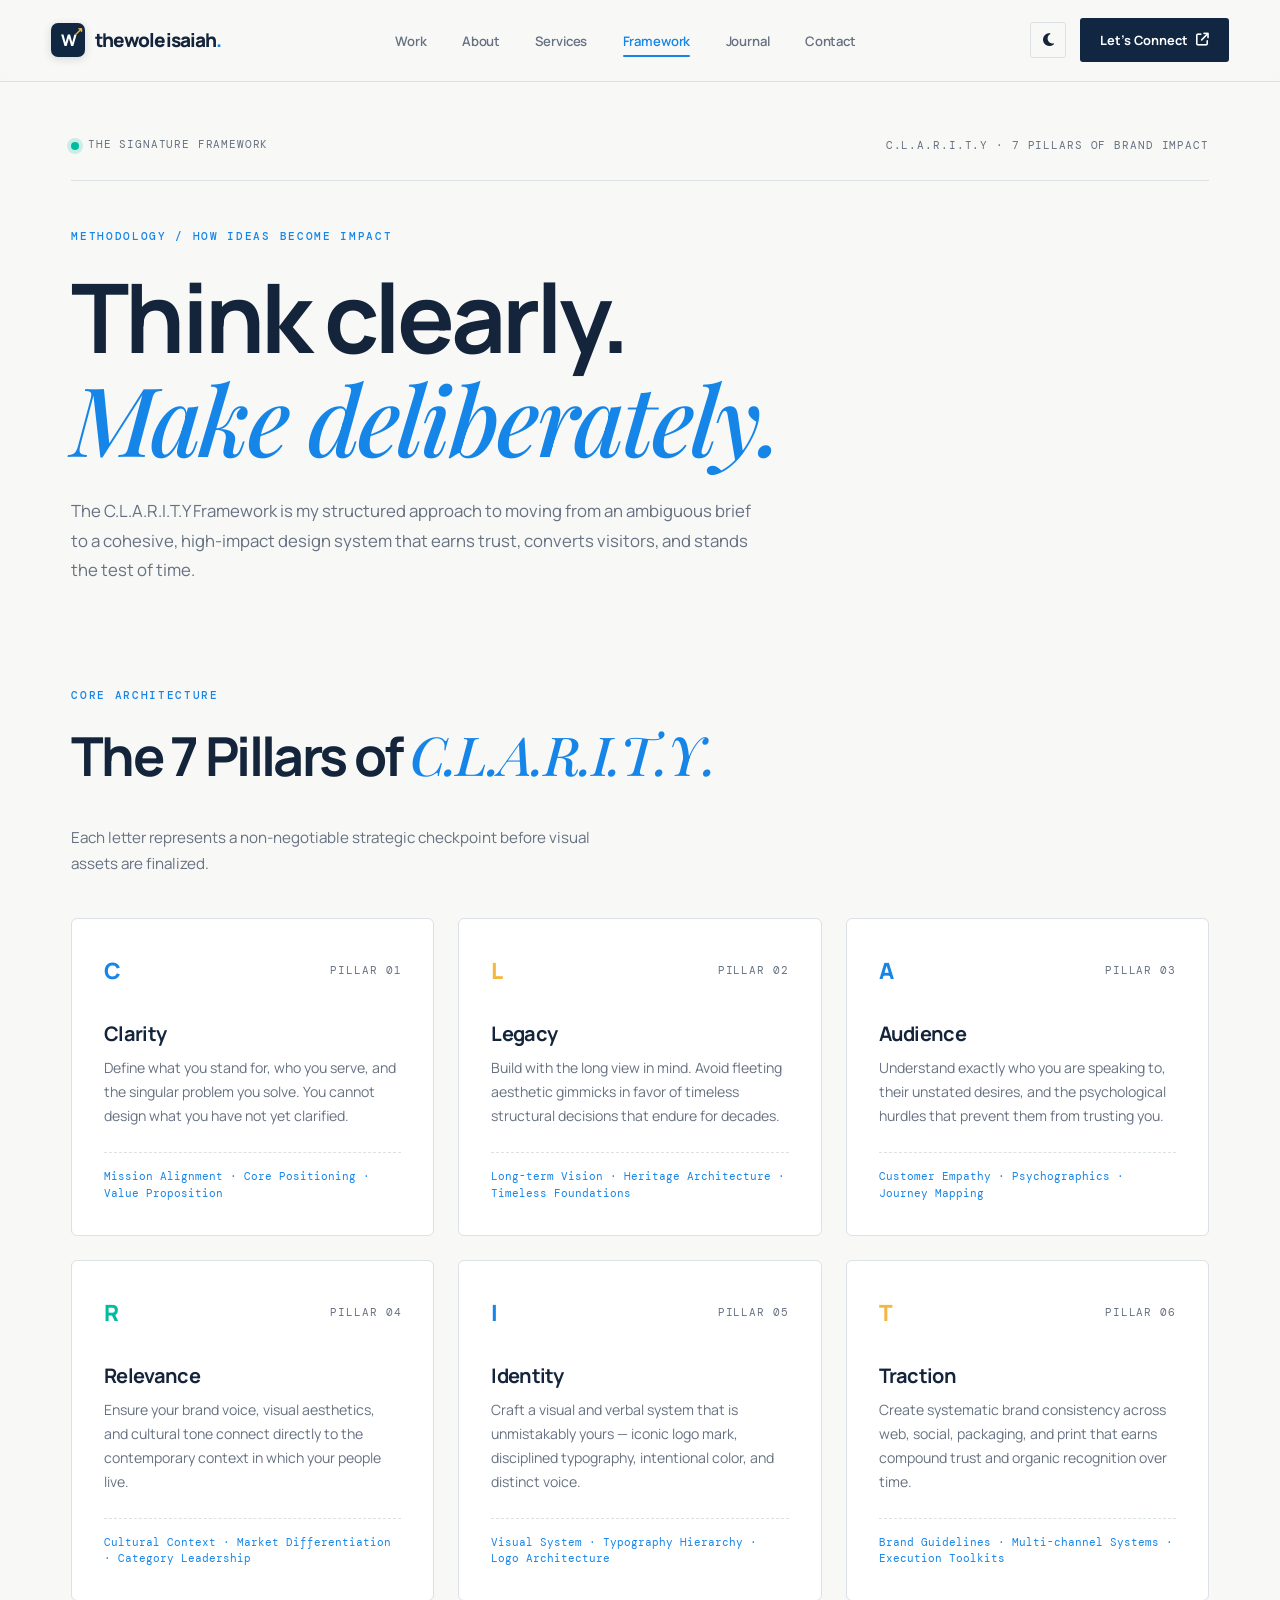
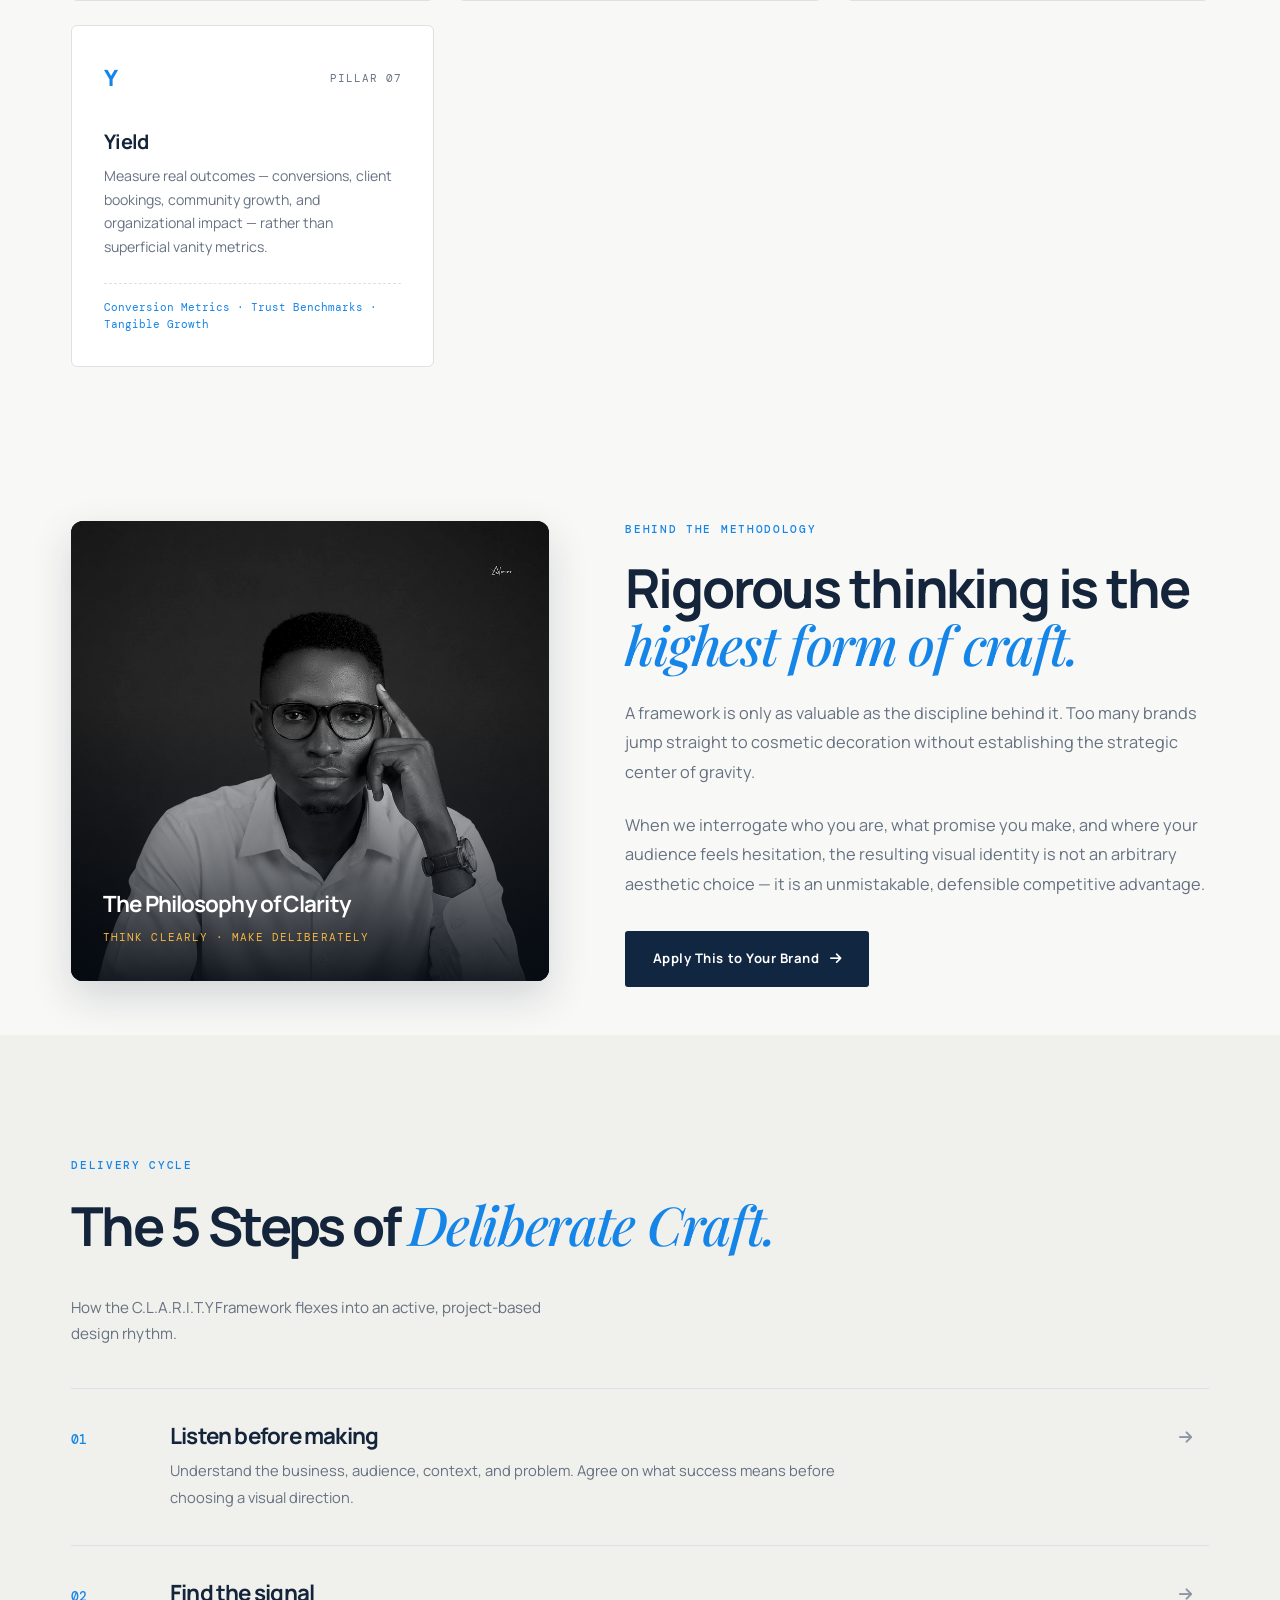
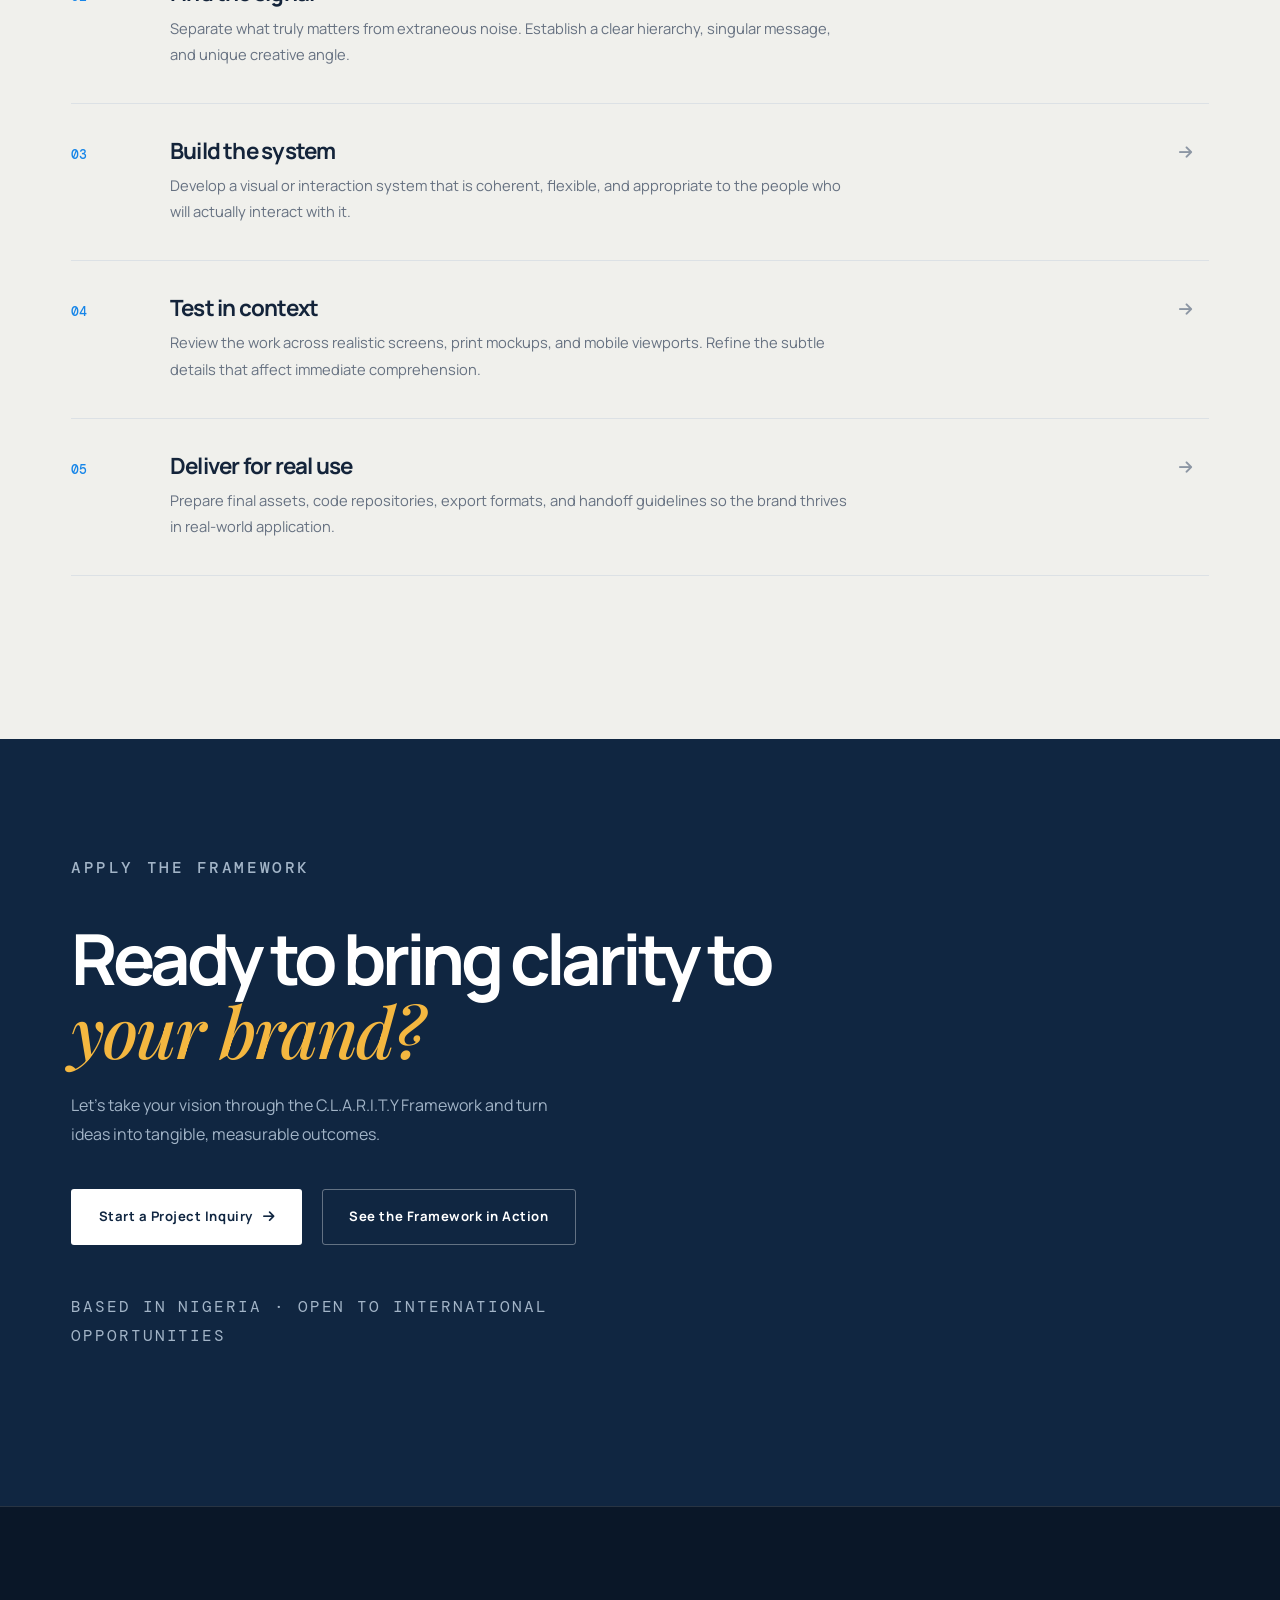
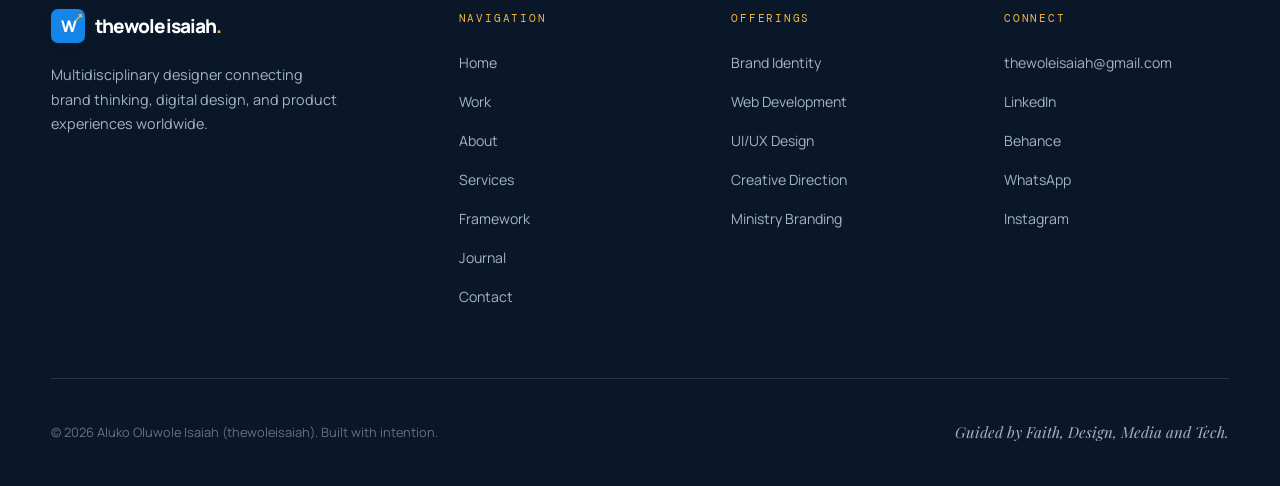
<file: framework.html>
<!DOCTYPE html>
<html lang="en">
<head>
<meta charset="UTF-8"/>
<meta name="viewport" content="width=device-width, initial-scale=1.0"/>
<title>The C.L.A.R.I.T.Y Framework — thewoleisaiah</title>
<meta name="description" content="The C.L.A.R.I.T.Y Framework: A practical, structured way to move from an unclear brief to an enduring, measurable design outcome."/>
<link rel="icon" type="image/png" href="assets/logo.png"/>

<!-- Open Graph / Meta -->
<meta property="og:type" content="website"/>
<meta property="og:title" content="The C.L.A.R.I.T.Y Framework — thewoleisaiah"/>
<meta property="og:description" content="Think clearly. Make deliberately. Explore Aluko Oluwole Isaiah's signature design and branding framework."/>
<meta property="og:url" content="https://thewoleisaiah.com/framework.html"/>
<meta property="og:image" content="https://thewoleisaiah.com/assets/wole.jpg"/>
<meta name="twitter:card" content="summary_large_image"/>

<!-- Stylesheet & Icons -->
<link rel="stylesheet" href="css/styles.css"/>
<link rel="stylesheet" href="https://cdnjs.cloudflare.com/ajax/libs/font-awesome/6.5.2/css/all.min.css" crossorigin="anonymous" referrerpolicy="no-referrer"/>

<!-- Pre-paint Theme Script -->
<script>
  (function(){
    try {
      var saved = localStorage.getItem('theme');
      var prefDark = window.matchMedia('(prefers-color-scheme: dark)').matches;
      if (saved === 'dark' || (!saved && prefDark)) {
        document.documentElement.setAttribute('data-theme', 'dark');
      } else {
        document.documentElement.setAttribute('data-theme', 'light');
      }
    } catch(e){}
  })();
</script>
</head>
<body>

<!-- NAVIGATION HEADER -->
<header class="site-nav">
  <a href="index.html" class="wordmark" aria-label="thewoleisaiah home">
    <span class="wordmark-mark">W<span>↗</span></span>
    <span>thewoleisaiah<span class="period">.</span></span>
  </a>

  <ul class="nav-links">
    <li><a href="work.html">Work</a></li>
    <li><a href="about.html">About</a></li>
    <li><a href="services.html">Services</a></li>
    <li><a href="framework.html" class="active">Framework</a></li>
    <li><a href="blog.html">Journal</a></li>
    <li><a href="contact.html">Contact</a></li>
  </ul>

  <div class="nav-right">
    <a href="contact.html" class="nav-cta">Let’s Connect <i class="fa-solid fa-arrow-up-right-from-square" aria-hidden="true"></i></a>
    <div class="nav-hamburger" aria-label="Toggle navigation menu" role="button" tabindex="0">
      <span></span><span></span><span></span>
    </div>
  </div>
</header>

<!-- MOBILE NAVIGATION DRAWER -->
<div class="mobile-nav" aria-hidden="true">
  <span class="mobile-nav-close">Close <i class="fa-solid fa-xmark"></i></span>
  <a href="index.html">Home</a>
  <a href="work.html">Work</a>
  <a href="about.html">About</a>
  <a href="services.html">Services</a>
  <a href="framework.html">Framework</a>
  <a href="blog.html">Journal</a>
  <a href="contact.html">Contact</a>
</div>

<main id="top">

  <!-- FRAMEWORK HERO -->
  <section class="section wrap" style="padding-top:8.5rem;padding-bottom:3.5rem;">
    <div class="hero-topline reveal">
      <div class="availability">
        <span class="availability-dot"></span>
        <span>The Signature Framework</span>
      </div>
      <span class="mono-tag">C.L.A.R.I.T.Y · 7 Pillars of Brand Impact</span>
    </div>

    <div style="max-width:850px;">
      <p class="eyebrow eyebrow--blue reveal">Methodology / How Ideas Become Impact</p>
      <h1 class="reveal reveal-delay-1" style="font-size:var(--fs-display);margin-bottom:1.5rem;">
        Think clearly.<br/><em>Make deliberately.</em>
      </h1>
      <p class="section-intro wide reveal reveal-delay-2" style="font-size:1.05rem;">
        The C.L.A.R.I.T.Y Framework is my structured approach to moving from an ambiguous brief to a cohesive, high-impact design system that earns trust, converts visitors, and stands the test of time.
      </p>
    </div>
  </section>

  <!-- THE 7 PILLARS OF C.L.A.R.I.T.Y -->
  <section class="section wrap" style="padding-top:0;">
    <div class="section-head">
      <div>
        <p class="eyebrow eyebrow--blue reveal">Core Architecture</p>
        <h2 class="reveal reveal-delay-1">The 7 Pillars of <em>C.L.A.R.I.T.Y.</em></h2>
      </div>
      <p class="section-intro reveal reveal-delay-1" style="margin:0;">
        Each letter represents a non-negotiable strategic checkpoint before visual assets are finalized.
      </p>
    </div>

    <div class="service-grid" style="grid-template-columns:repeat(auto-fit, minmax(280px, 1fr));gap:1.5rem;margin-top:2rem;">

      <!-- C -->
      <article class="service-card reveal">
        <div class="service-top">
          <span style="font-size:1.4rem;font-weight:800;color:var(--blue);font-family:var(--display);">C</span>
          <span class="mono-tag">PILLAR 01</span>
        </div>
        <h3>Clarity</h3>
        <p>Define what you stand for, who you serve, and the singular problem you solve. You cannot design what you have not yet clarified.</p>
        <span class="deliverables">Mission Alignment · Core Positioning · Value Proposition</span>
      </article>

      <!-- L -->
      <article class="service-card reveal reveal-delay-1">
        <div class="service-top">
          <span style="font-size:1.4rem;font-weight:800;color:var(--gold);font-family:var(--display);">L</span>
          <span class="mono-tag">PILLAR 02</span>
        </div>
        <h3>Legacy</h3>
        <p>Build with the long view in mind. Avoid fleeting aesthetic gimmicks in favor of timeless structural decisions that endure for decades.</p>
        <span class="deliverables">Long-term Vision · Heritage Architecture · Timeless Foundations</span>
      </article>

      <!-- A -->
      <article class="service-card reveal reveal-delay-2">
        <div class="service-top">
          <span style="font-size:1.4rem;font-weight:800;color:var(--blue);font-family:var(--display);">A</span>
          <span class="mono-tag">PILLAR 03</span>
        </div>
        <h3>Audience</h3>
        <p>Understand exactly who you are speaking to, their unstated desires, and the psychological hurdles that prevent them from trusting you.</p>
        <span class="deliverables">Customer Empathy · Psychographics · Journey Mapping</span>
      </article>

      <!-- R -->
      <article class="service-card reveal">
        <div class="service-top">
          <span style="font-size:1.4rem;font-weight:800;color:var(--mint);font-family:var(--display);">R</span>
          <span class="mono-tag">PILLAR 04</span>
        </div>
        <h3>Relevance</h3>
        <p>Ensure your brand voice, visual aesthetics, and cultural tone connect directly to the contemporary context in which your people live.</p>
        <span class="deliverables">Cultural Context · Market Differentiation · Category Leadership</span>
      </article>

      <!-- I -->
      <article class="service-card reveal reveal-delay-1">
        <div class="service-top">
          <span style="font-size:1.4rem;font-weight:800;color:var(--blue);font-family:var(--display);">I</span>
          <span class="mono-tag">PILLAR 05</span>
        </div>
        <h3>Identity</h3>
        <p>Craft a visual and verbal system that is unmistakably yours — iconic logo mark, disciplined typography, intentional color, and distinct voice.</p>
        <span class="deliverables">Visual System · Typography Hierarchy · Logo Architecture</span>
      </article>

      <!-- T -->
      <article class="service-card reveal reveal-delay-2">
        <div class="service-top">
          <span style="font-size:1.4rem;font-weight:800;color:var(--gold);font-family:var(--display);">T</span>
          <span class="mono-tag">PILLAR 06</span>
        </div>
        <h3>Traction</h3>
        <p>Create systematic brand consistency across web, social, packaging, and print that earns compound trust and organic recognition over time.</p>
        <span class="deliverables">Brand Guidelines · Multi-channel Systems · Execution Toolkits</span>
      </article>

      <!-- Y -->
      <article class="service-card reveal" style="grid-column:span 1;">
        <div class="service-top">
          <span style="font-size:1.4rem;font-weight:800;color:var(--blue);font-family:var(--display);">Y</span>
          <span class="mono-tag">PILLAR 07</span>
        </div>
        <h3>Yield</h3>
        <p>Measure real outcomes — conversions, client bookings, community growth, and organizational impact — rather than superficial vanity metrics.</p>
        <span class="deliverables">Conversion Metrics · Trust Benchmarks · Tangible Growth</span>
      </article>

    </div>
  </section>

  <!-- STRATEGIST SPOTLIGHT: THINKING CLEARLY -->
  <section class="section wrap" style="padding-top:2rem;padding-bottom:3rem;">
    <div class="about-layout" style="margin:0;align-items:center;">
      <div class="about-portrait-card reveal" style="min-height:460px;background:#050a12;">
        <img src="assets/wole-editorial-bw.png" onerror="this.src='assets/wole.jpg'" alt="Aluko Oluwole Isaiah Editorial Portrait" class="about-portrait-img" style="filter:grayscale(100%) contrast(1.1);"/>
        <div class="about-portrait-overlay" style="background:linear-gradient(180deg, transparent 40%, rgba(5,10,18,0.92) 100%);"></div>
        <div class="about-portrait-meta">
          <h4>The Philosophy of Clarity</h4>
          <small>THINK CLEARLY · MAKE DELIBERATELY</small>
        </div>
      </div>
      <div>
        <p class="eyebrow eyebrow--blue reveal">Behind the Methodology</p>
        <h2 class="reveal reveal-delay-1" style="font-size:var(--fs-h2);margin-bottom:1.5rem;">
          Rigorous thinking is the <em>highest form of craft.</em>
        </h2>
        <p class="reveal reveal-delay-2" style="font-size:1.02rem;color:var(--muted);line-height:1.8;margin-bottom:1.5rem;">
          A framework is only as valuable as the discipline behind it. Too many brands jump straight to cosmetic decoration without establishing the strategic center of gravity.
        </p>
        <p class="reveal reveal-delay-2" style="font-size:1.02rem;color:var(--muted);line-height:1.8;margin-bottom:2rem;">
          When we interrogate who you are, what promise you make, and where your audience feels hesitation, the resulting visual identity is not an arbitrary aesthetic choice — it is an unmistakable, defensible competitive advantage.
        </p>
        <div class="hero-actions reveal reveal-delay-3">
          <a href="contact.html" class="btn btn--navy">Apply This to Your Brand <i class="fa-solid fa-arrow-right"></i></a>
        </div>
      </div>
    </div>
  </section>

  <!-- 5-STEP DELIBERATE EXECUTION CYCLE -->
  <section class="section section-warm">
    <div class="wrap">
      <div class="section-head">
        <div>
          <p class="eyebrow eyebrow--blue reveal">Delivery Cycle</p>
          <h2 class="reveal reveal-delay-1">The 5 Steps of <em>Deliberate Craft.</em></h2>
        </div>
        <p class="section-intro reveal reveal-delay-1" style="margin:0;">
          How the C.L.A.R.I.T.Y Framework flexes into an active, project-based design rhythm.
        </p>
      </div>

      <div class="framework-list reveal" style="margin-top:2.5rem;">
        <article class="framework-item">
          <span>01</span>
          <div>
            <h3>Listen before making</h3>
            <p>Understand the business, audience, context, and problem. Agree on what success means before choosing a visual direction.</p>
          </div>
          <i class="fa-solid fa-arrow-right"></i>
        </article>

        <article class="framework-item">
          <span>02</span>
          <div>
            <h3>Find the signal</h3>
            <p>Separate what truly matters from extraneous noise. Establish a clear hierarchy, singular message, and unique creative angle.</p>
          </div>
          <i class="fa-solid fa-arrow-right"></i>
        </article>

        <article class="framework-item">
          <span>03</span>
          <div>
            <h3>Build the system</h3>
            <p>Develop a visual or interaction system that is coherent, flexible, and appropriate to the people who will actually interact with it.</p>
          </div>
          <i class="fa-solid fa-arrow-right"></i>
        </article>

        <article class="framework-item">
          <span>04</span>
          <div>
            <h3>Test in context</h3>
            <p>Review the work across realistic screens, print mockups, and mobile viewports. Refine the subtle details that affect immediate comprehension.</p>
          </div>
          <i class="fa-solid fa-arrow-right"></i>
        </article>

        <article class="framework-item">
          <span>05</span>
          <div>
            <h3>Deliver for real use</h3>
            <p>Prepare final assets, code repositories, export formats, and handoff guidelines so the brand thrives in real-world application.</p>
          </div>
          <i class="fa-solid fa-arrow-right"></i>
        </article>
      </div>
    </div>
  </section>

  <!-- CONTACT BAND -->
  <section class="contact-section">
    <div class="wrap contact-inner">
      <p class="eyebrow eyebrow--gold reveal">Apply the Framework</p>
      <h2 class="reveal reveal-delay-1">
        Ready to bring clarity to<br/>
        <em>your brand?</em>
      </h2>
      <p class="reveal reveal-delay-2">
        Let’s take your vision through the C.L.A.R.I.T.Y Framework and turn ideas into tangible, measurable outcomes.
      </p>
      <div class="hero-actions reveal reveal-delay-3">
        <a class="button light" href="contact.html">
          Start a Project Inquiry <i class="fa-solid fa-arrow-right"></i>
        </a>
        <a class="button outline-light" href="work.html">
          See the Framework in Action
        </a>
      </div>
      <p class="contact-location reveal reveal-delay-4">
        BASED IN NIGERIA · OPEN TO INTERNATIONAL OPPORTUNITIES
      </p>
    </div>
  </section>

</main>

<!-- SITE FOOTER -->
<footer class="site-footer">
  <div class="footer-inner">
    <div class="footer-top">
      <div>
        <a href="index.html" class="wordmark footer-wordmark">
          <span class="wordmark-mark">W<span>↗</span></span>
          <span>thewoleisaiah<span class="period" style="color:var(--gold);">.</span></span>
        </a>
        <p class="footer-tagline">
          Multidisciplinary designer connecting brand thinking, digital design, and product experiences worldwide.
        </p>
      </div>

      <div>
        <div class="footer-col-title">Navigation</div>
        <ul class="footer-links">
          <li><a href="index.html">Home</a></li>
          <li><a href="work.html">Work</a></li>
          <li><a href="about.html">About</a></li>
          <li><a href="services.html">Services</a></li>
          <li><a href="framework.html">Framework</a></li>
          <li><a href="blog.html">Journal</a></li>
          <li><a href="contact.html">Contact</a></li>
        </ul>
      </div>

      <div>
        <div class="footer-col-title">Offerings</div>
        <ul class="footer-links">
          <li><a href="services.html#brand-identity">Brand Identity</a></li>
          <li><a href="services.html#web-design">Web Development</a></li>
          <li><a href="services.html#ui-ux">UI/UX Design</a></li>
          <li><a href="services.html#creative-direction">Creative Direction</a></li>
          <li><a href="services.html#ministry-branding">Ministry Branding</a></li>
        </ul>
      </div>

      <div>
        <div class="footer-col-title">Connect</div>
        <ul class="footer-links">
          <li><a href="mailto:thewoleisaiah@gmail.com">thewoleisaiah@gmail.com</a></li>
          <li><a href="https://www.linkedin.com/in/thewoleisaiah/" target="_blank" rel="noopener">LinkedIn</a></li>
          <li><a href="https://www.behance.net/thewoleisaiah" target="_blank" rel="noopener">Behance</a></li>
          <li><a href="https://wa.me/2348135679023" target="_blank" rel="noopener">WhatsApp</a></li>
          <li><a href="https://www.instagram.com/thewoleisaiah" target="_blank" rel="noopener">Instagram</a></li>
        </ul>
      </div>
    </div>

    <div class="footer-bottom">
      <p>&copy; 2026 Aluko Oluwole Isaiah (thewoleisaiah). Built with intention.</p>
      <p class="footer-faith">Guided by Faith, Design, Media and Tech.</p>
    </div>
  </div>
</footer>

<script src="js/main.js"></script>
</body>
</html>
</file>
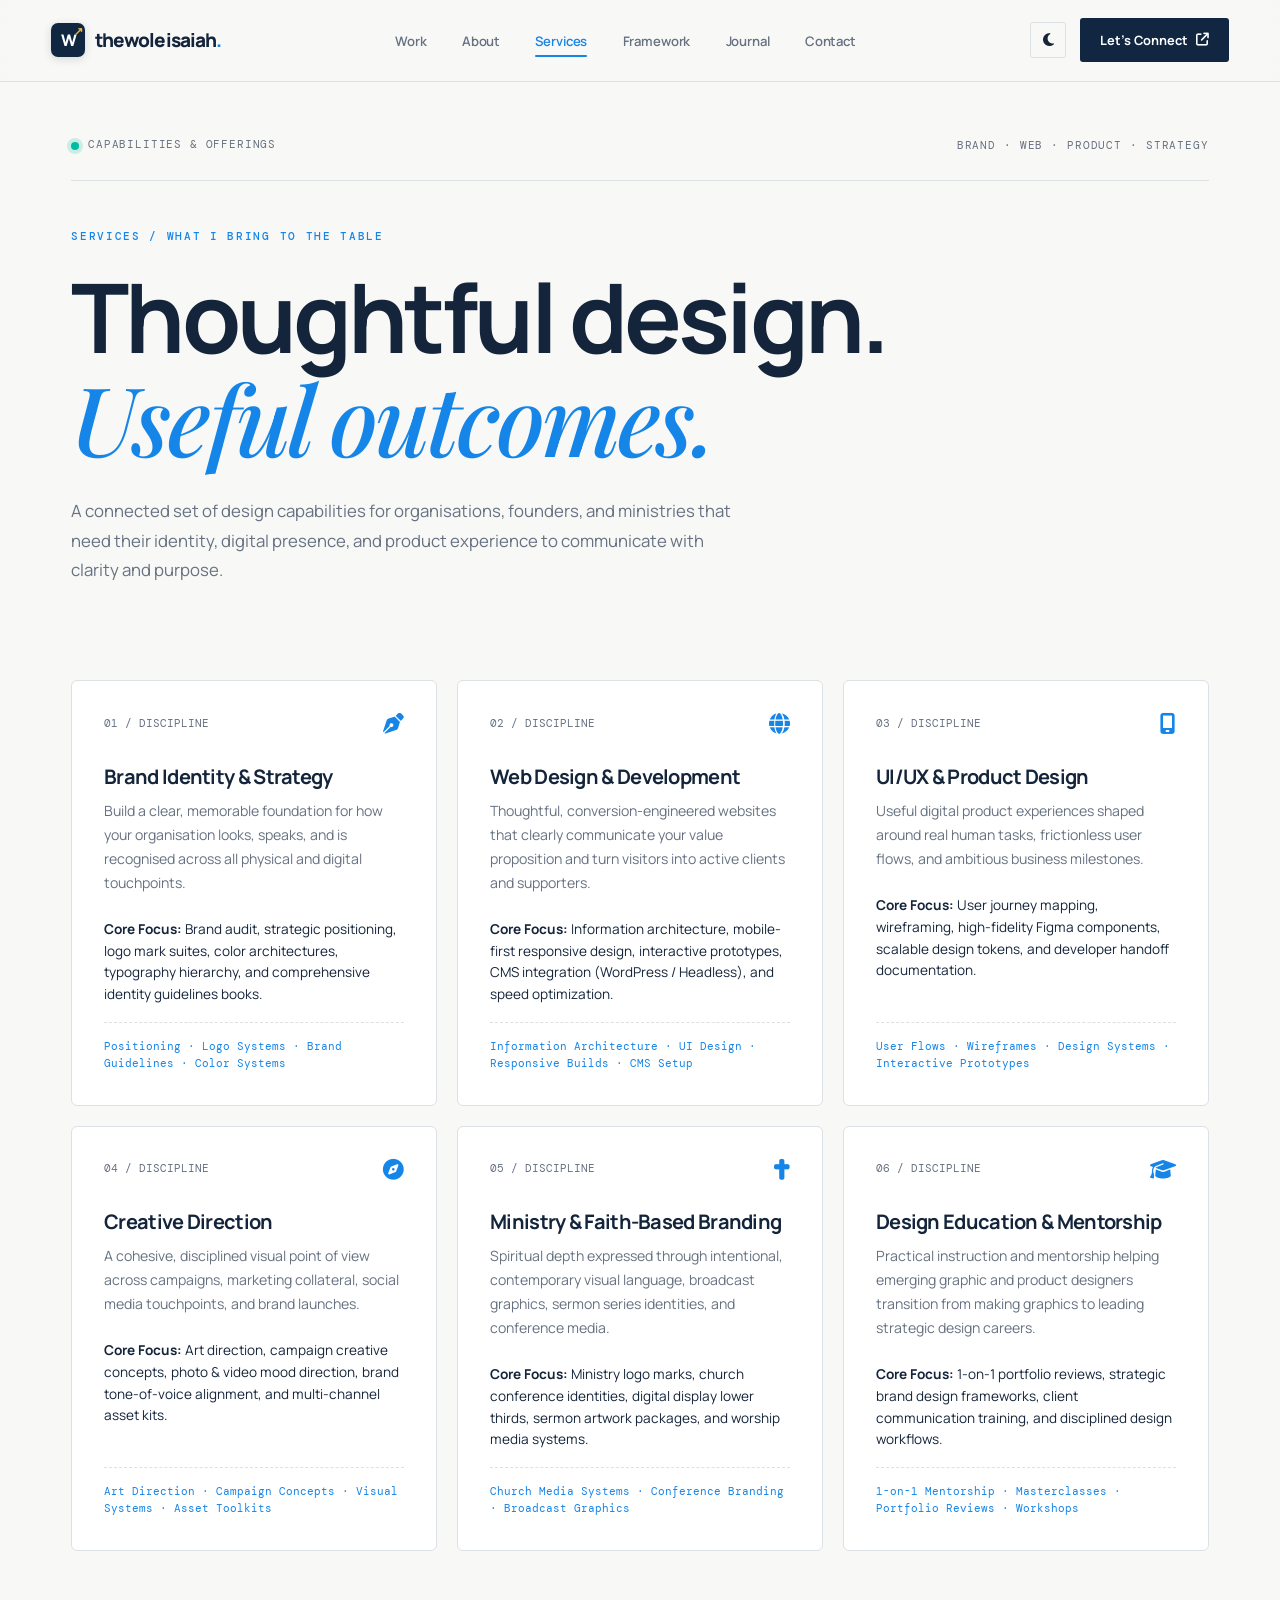
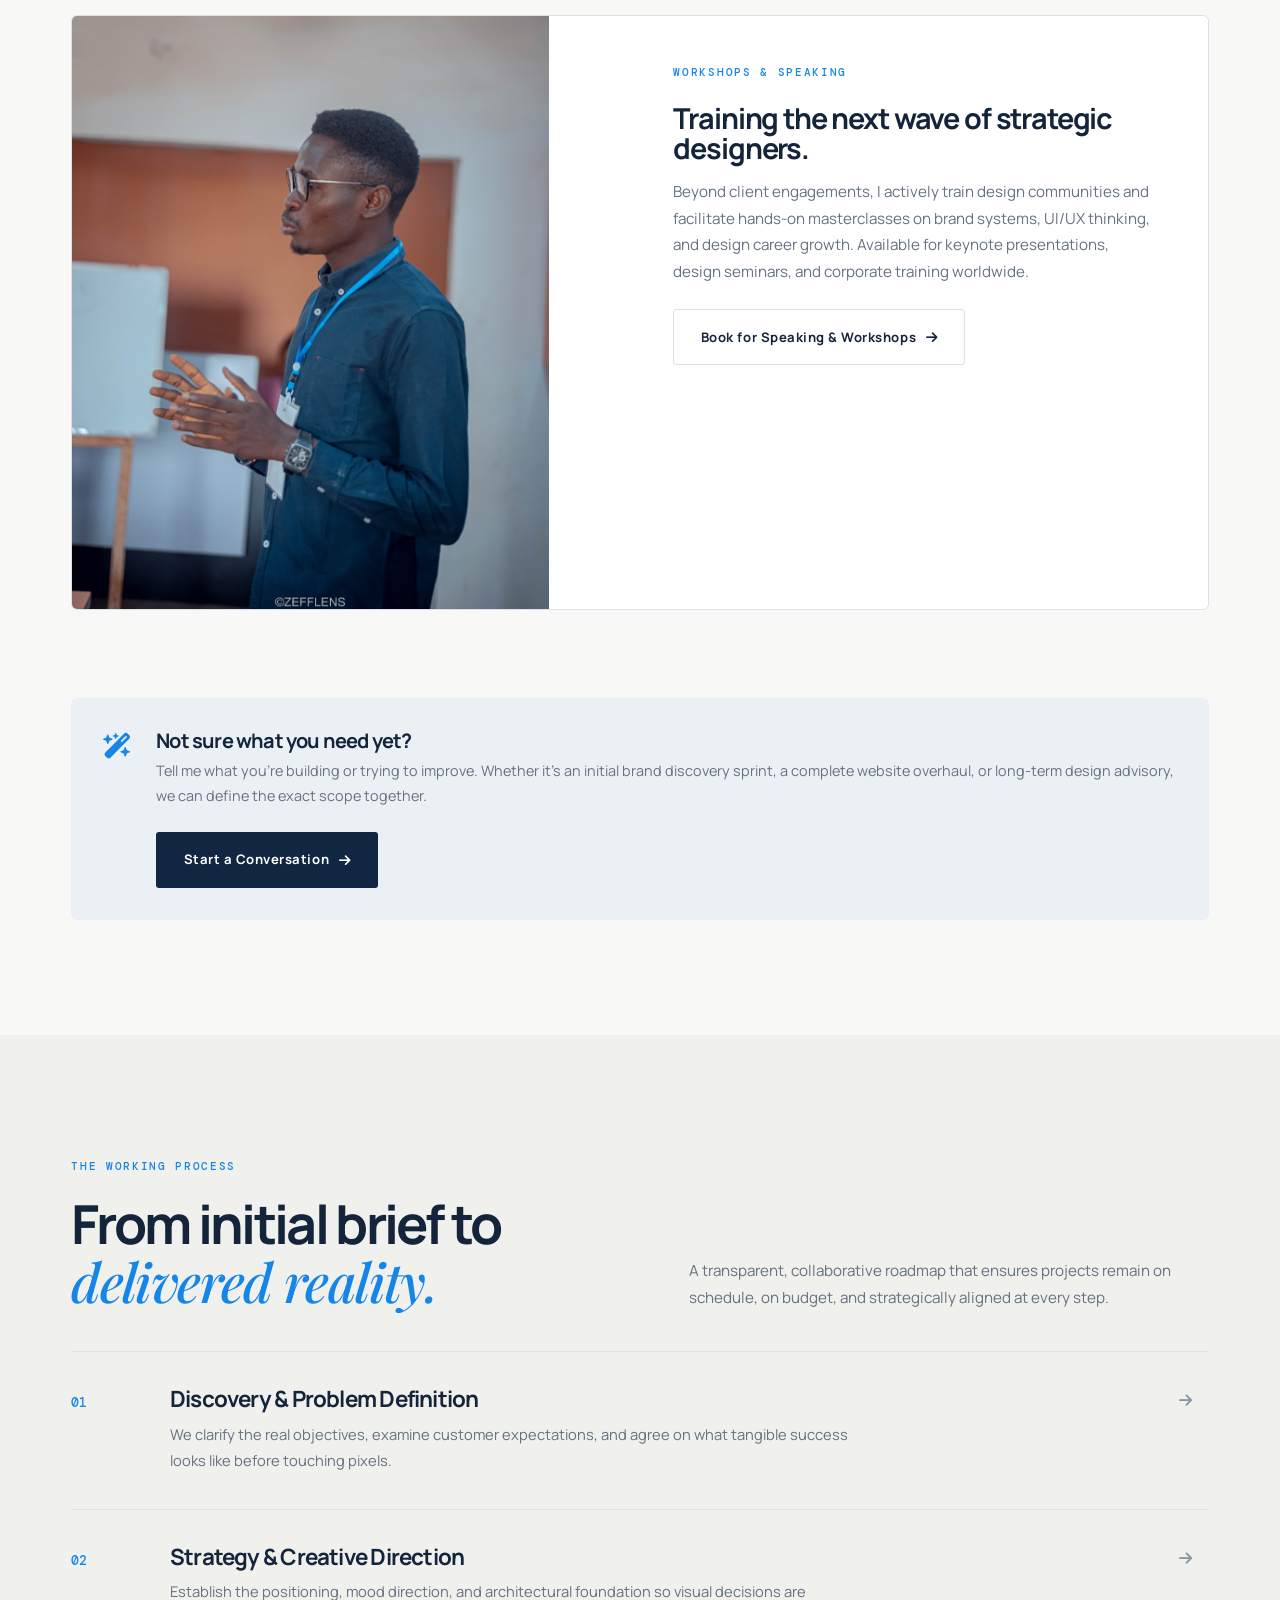
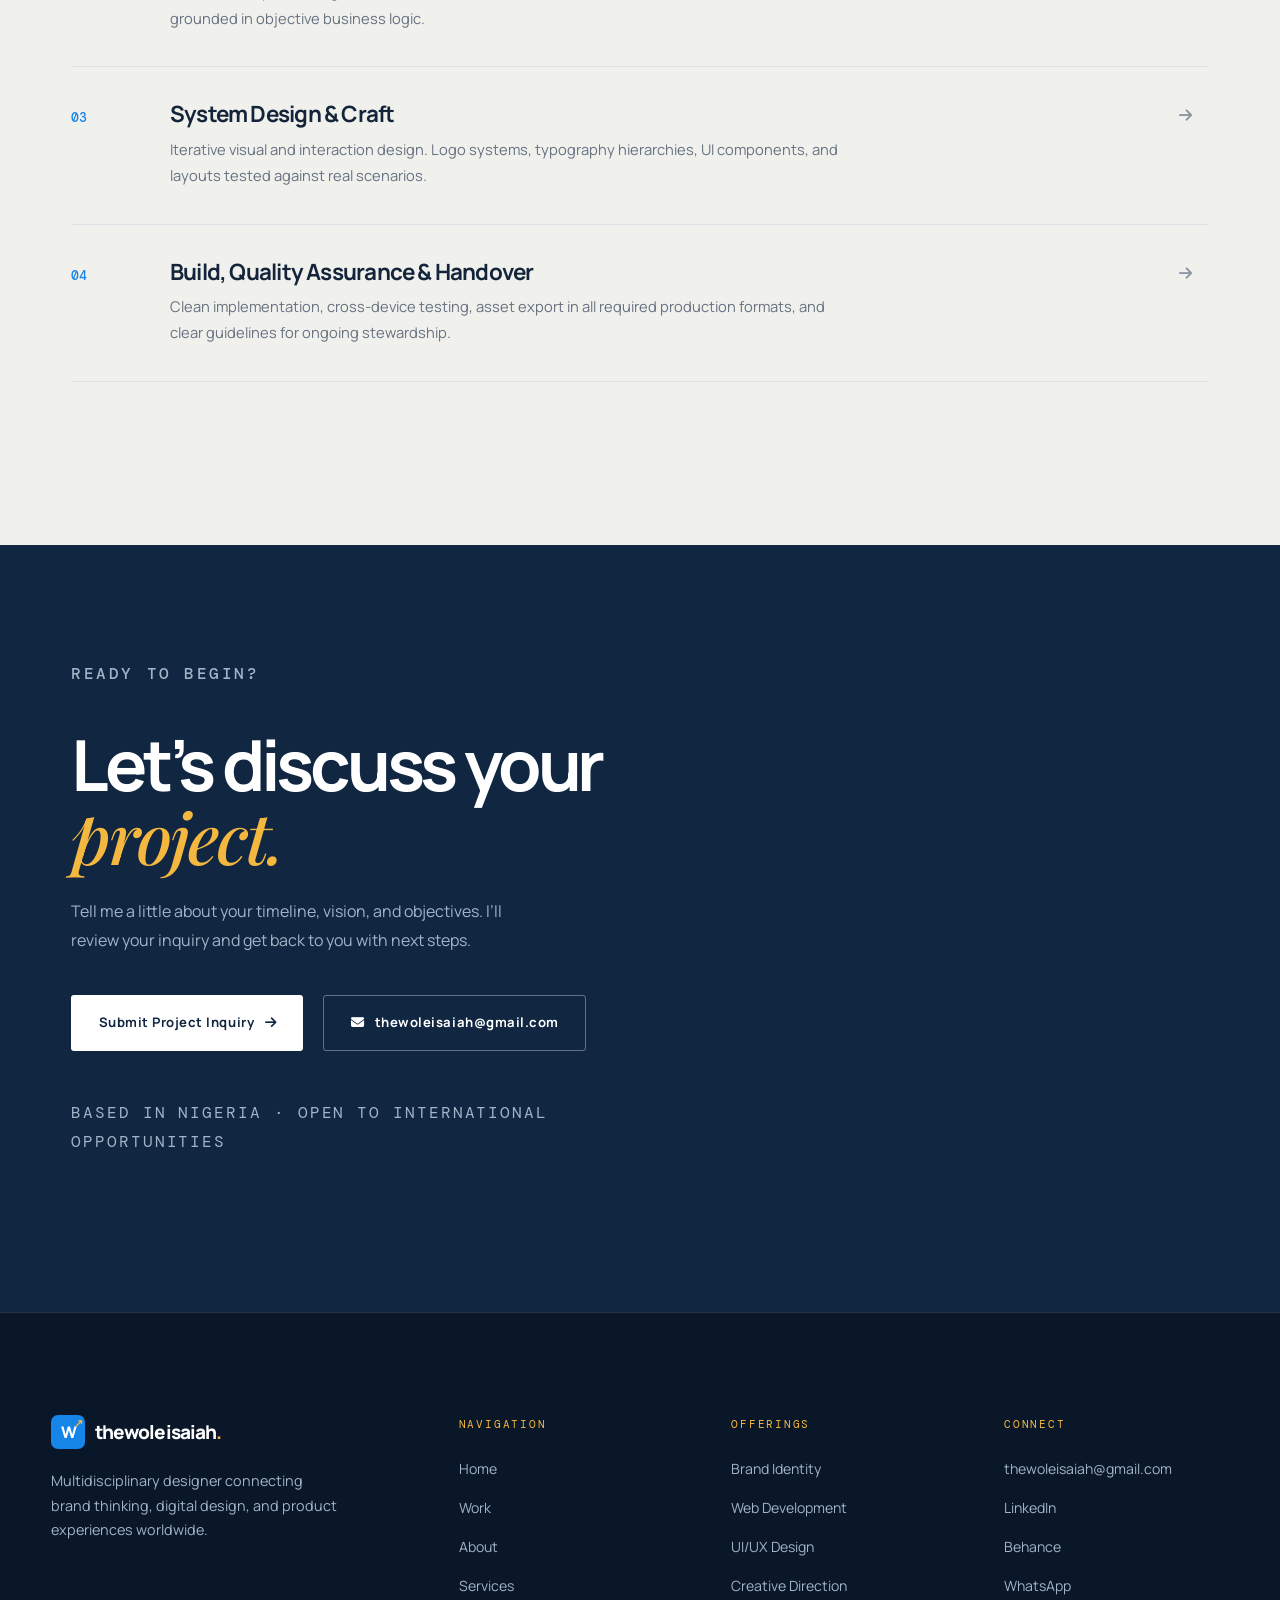
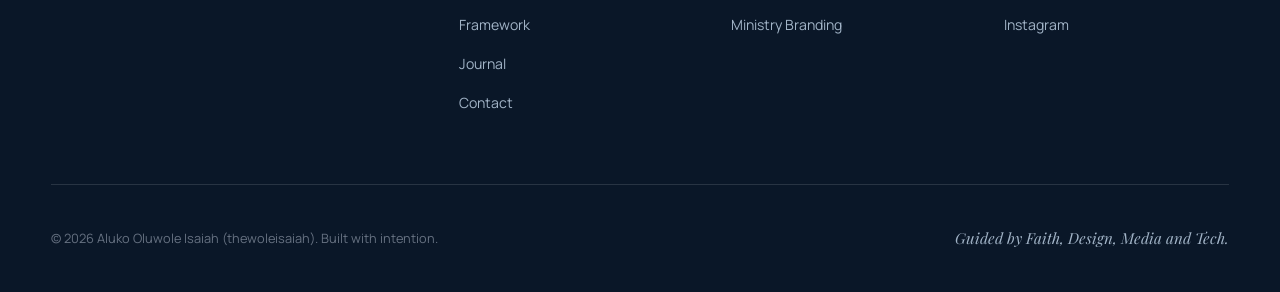
<file: services.html>
<!DOCTYPE html>
<html lang="en">
<head>
<meta charset="UTF-8"/>
<meta name="viewport" content="width=device-width, initial-scale=1.0"/>
<title>Services — thewoleisaiah | Brand Identity, Web Design &amp; Creative Direction</title>
<meta name="description" content="Thoughtful design. Useful outcomes. A connected set of services spanning Brand Identity, Web Design, UI/UX, Creative Direction, and Ministry Branding."/>
<link rel="icon" type="image/png" href="assets/logo.png"/>

<!-- Open Graph / Meta -->
<meta property="og:type" content="website"/>
<meta property="og:title" content="Services — thewoleisaiah | Brand Identity, Web Design &amp; Creative Direction"/>
<meta property="og:description" content="A connected set of services for organisations that need their identity, digital presence, and product experience to work together."/>
<meta property="og:url" content="https://thewoleisaiah.com/services.html"/>
<meta property="og:image" content="https://thewoleisaiah.com/assets/wole.jpg"/>
<meta name="twitter:card" content="summary_large_image"/>

<!-- Stylesheet & Icons -->
<link rel="stylesheet" href="css/styles.css"/>
<link rel="stylesheet" href="https://cdnjs.cloudflare.com/ajax/libs/font-awesome/6.5.2/css/all.min.css" crossorigin="anonymous" referrerpolicy="no-referrer"/>

<!-- Pre-paint Theme Script -->
<script>
  (function(){
    try {
      var saved = localStorage.getItem('theme');
      var prefDark = window.matchMedia('(prefers-color-scheme: dark)').matches;
      if (saved === 'dark' || (!saved && prefDark)) {
        document.documentElement.setAttribute('data-theme', 'dark');
      } else {
        document.documentElement.setAttribute('data-theme', 'light');
      }
    } catch(e){}
  })();
</script>
</head>
<body>

<!-- NAVIGATION HEADER -->
<header class="site-nav">
  <a href="index.html" class="wordmark" aria-label="thewoleisaiah home">
    <span class="wordmark-mark">W<span>↗</span></span>
    <span>thewoleisaiah<span class="period">.</span></span>
  </a>

  <ul class="nav-links">
    <li><a href="work.html">Work</a></li>
    <li><a href="about.html">About</a></li>
    <li><a href="services.html" class="active">Services</a></li>
    <li><a href="framework.html">Framework</a></li>
    <li><a href="blog.html">Journal</a></li>
    <li><a href="contact.html">Contact</a></li>
  </ul>

  <div class="nav-right">
    <a href="contact.html" class="nav-cta">Let’s Connect <i class="fa-solid fa-arrow-up-right-from-square" aria-hidden="true"></i></a>
    <div class="nav-hamburger" aria-label="Toggle navigation menu" role="button" tabindex="0">
      <span></span><span></span><span></span>
    </div>
  </div>
</header>

<!-- MOBILE NAVIGATION DRAWER -->
<div class="mobile-nav" aria-hidden="true">
  <span class="mobile-nav-close">Close <i class="fa-solid fa-xmark"></i></span>
  <a href="index.html">Home</a>
  <a href="work.html">Work</a>
  <a href="about.html">About</a>
  <a href="services.html">Services</a>
  <a href="framework.html">Framework</a>
  <a href="blog.html">Journal</a>
  <a href="contact.html">Contact</a>
</div>

<main id="top">

  <!-- SERVICES HERO -->
  <section class="section wrap" style="padding-top:8.5rem;padding-bottom:3.5rem;">
    <div class="hero-topline reveal">
      <div class="availability">
        <span class="availability-dot"></span>
        <span>Capabilities &amp; Offerings</span>
      </div>
      <span class="mono-tag">Brand · Web · Product · Strategy</span>
    </div>

    <div style="max-width:850px;">
      <p class="eyebrow eyebrow--blue reveal">Services / What I Bring to the Table</p>
      <h1 class="reveal reveal-delay-1" style="font-size:var(--fs-display);margin-bottom:1.5rem;">
        Thoughtful design.<br/><em>Useful outcomes.</em>
      </h1>
      <p class="section-intro wide reveal reveal-delay-2" style="font-size:1.05rem;">
        A connected set of design capabilities for organisations, founders, and ministries that need their identity, digital presence, and product experience to communicate with clarity and purpose.
      </p>
    </div>
  </section>

  <!-- THE 6 CORE DISCIPLINES -->
  <section class="section wrap" style="padding-top:0;">
    <div class="service-grid">

      <!-- 01 Brand Identity & Strategy -->
      <article class="service-card reveal" id="brand-identity">
        <div class="service-top">
          <span>01 / DISCIPLINE</span>
          <i class="fa-solid fa-pen-nib"></i>
        </div>
        <h3>Brand Identity &amp; Strategy</h3>
        <p>
          Build a clear, memorable foundation for how your organisation looks, speaks, and is recognised across all physical and digital touchpoints.
        </p>
        <div style="margin-bottom:1rem;font-size:0.85rem;color:var(--ink);line-height:1.6;">
          <strong>Core Focus:</strong> Brand audit, strategic positioning, logo mark suites, color architectures, typography hierarchy, and comprehensive identity guidelines books.
        </div>
        <span class="deliverables">Positioning · Logo Systems · Brand Guidelines · Color Systems</span>
      </article>

      <!-- 02 Web Design & Development -->
      <article class="service-card reveal reveal-delay-1" id="web-design">
        <div class="service-top">
          <span>02 / DISCIPLINE</span>
          <i class="fa-solid fa-globe"></i>
        </div>
        <h3>Web Design &amp; Development</h3>
        <p>
          Thoughtful, conversion-engineered websites that clearly communicate your value proposition and turn visitors into active clients and supporters.
        </p>
        <div style="margin-bottom:1rem;font-size:0.85rem;color:var(--ink);line-height:1.6;">
          <strong>Core Focus:</strong> Information architecture, mobile-first responsive design, interactive prototypes, CMS integration (WordPress / Headless), and speed optimization.
        </div>
        <span class="deliverables">Information Architecture · UI Design · Responsive Builds · CMS Setup</span>
      </article>

      <!-- 03 UI/UX & Product Design -->
      <article class="service-card reveal reveal-delay-2" id="ui-ux">
        <div class="service-top">
          <span>03 / DISCIPLINE</span>
          <i class="fa-solid fa-mobile-screen"></i>
        </div>
        <h3>UI/UX &amp; Product Design</h3>
        <p>
          Useful digital product experiences shaped around real human tasks, frictionless user flows, and ambitious business milestones.
        </p>
        <div style="margin-bottom:1rem;font-size:0.85rem;color:var(--ink);line-height:1.6;">
          <strong>Core Focus:</strong> User journey mapping, wireframing, high-fidelity Figma components, scalable design tokens, and developer handoff documentation.
        </div>
        <span class="deliverables">User Flows · Wireframes · Design Systems · Interactive Prototypes</span>
      </article>

      <!-- 04 Creative Direction -->
      <article class="service-card reveal" id="creative-direction">
        <div class="service-top">
          <span>04 / DISCIPLINE</span>
          <i class="fa-solid fa-compass"></i>
        </div>
        <h3>Creative Direction</h3>
        <p>
          A cohesive, disciplined visual point of view across campaigns, marketing collateral, social media touchpoints, and brand launches.
        </p>
        <div style="margin-bottom:1rem;font-size:0.85rem;color:var(--ink);line-height:1.6;">
          <strong>Core Focus:</strong> Art direction, campaign creative concepts, photo &amp; video mood direction, brand tone-of-voice alignment, and multi-channel asset kits.
        </div>
        <span class="deliverables">Art Direction · Campaign Concepts · Visual Systems · Asset Toolkits</span>
      </article>

      <!-- 05 Ministry & Faith-Based Branding -->
      <article class="service-card reveal reveal-delay-1" id="ministry-branding">
        <div class="service-top">
          <span>05 / DISCIPLINE</span>
          <i class="fa-solid fa-cross"></i>
        </div>
        <h3>Ministry &amp; Faith-Based Branding</h3>
        <p>
          Spiritual depth expressed through intentional, contemporary visual language, broadcast graphics, sermon series identities, and conference media.
        </p>
        <div style="margin-bottom:1rem;font-size:0.85rem;color:var(--ink);line-height:1.6;">
          <strong>Core Focus:</strong> Ministry logo marks, church conference identities, digital display lower thirds, sermon artwork packages, and worship media systems.
        </div>
        <span class="deliverables">Church Media Systems · Conference Branding · Broadcast Graphics</span>
      </article>

      <!-- 06 Design Education & Mentorship -->
      <article class="service-card reveal reveal-delay-2" id="education-mentorship">
        <div class="service-top">
          <span>06 / DISCIPLINE</span>
          <i class="fa-solid fa-graduation-cap"></i>
        </div>
        <h3>Design Education &amp; Mentorship</h3>
        <p>
          Practical instruction and mentorship helping emerging graphic and product designers transition from making graphics to leading strategic design careers.
        </p>
        <div style="margin-bottom:1rem;font-size:0.85rem;color:var(--ink);line-height:1.6;">
          <strong>Core Focus:</strong> 1-on-1 portfolio reviews, strategic brand design frameworks, client communication training, and disciplined design workflows.
        </div>
        <span class="deliverables">1-on-1 Mentorship · Masterclasses · Portfolio Reviews · Workshops</span>
      </article>

    </div>

    <!-- IN THE FIELD: WORKSHOPS & SPEAKING FEATURE -->
    <div class="about-layout reveal" style="margin-top:4rem;background:var(--paper-pure);border:1px solid var(--line);border-radius:var(--radius);overflow:hidden;padding:0;">
      <div style="min-height:380px;position:relative;overflow:hidden;">
        <img src="assets/wole-speaking.jpg" onerror="this.src='assets/wole.jpg'" alt="Aluko Oluwole Isaiah Speaking and Facilitating Workshops" style="width:100%;height:100%;object-fit:cover;object-position:center top;display:block;"/>
      </div>
      <div style="padding:clamp(2rem, 4vw, 3rem);display:flex;flex-direction:column;justify-content:center;">
        <p class="eyebrow eyebrow--blue">Workshops &amp; Speaking</p>
        <h3 style="font-size:1.8rem;letter-spacing:-0.04em;margin-bottom:1rem;">Training the next wave of strategic designers.</h3>
        <p style="font-size:0.95rem;color:var(--muted);line-height:1.75;margin-bottom:1.5rem;">
          Beyond client engagements, I actively train design communities and facilitate hands-on masterclasses on brand systems, UI/UX thinking, and design career growth. Available for keynote presentations, design seminars, and corporate training worldwide.
        </p>
        <a href="contact.html" class="btn btn--outline" style="align-self:flex-start;">Book for Speaking &amp; Workshops <i class="fa-solid fa-arrow-right"></i></a>
      </div>
    </div>

    <!-- CONSULTATION CALLOUT -->
    <div class="service-note reveal" style="margin-top:3.5rem;">
      <i class="fa-solid fa-wand-magic-sparkles service-note-icon"></i>
      <div>
        <h3>Not sure what you need yet?</h3>
        <p>
          Tell me what you’re building or trying to improve. Whether it's an initial brand discovery sprint, a complete website overhaul, or long-term design advisory, we can define the exact scope together.
        </p>
        <a href="contact.html" class="btn btn--navy" style="margin-top:0.5rem;">
          Start a Conversation <i class="fa-solid fa-arrow-right"></i>
        </a>
      </div>
    </div>
  </section>

  <!-- HOW WE WORK (DELIVERY ROADMAP) -->
  <section class="section section-warm">
    <div class="wrap">
      <div class="section-head">
        <div>
          <p class="eyebrow eyebrow--blue reveal">The Working Process</p>
          <h2 class="reveal reveal-delay-1">From initial brief to<br/><em>delivered reality.</em></h2>
        </div>
        <p class="section-intro reveal reveal-delay-1" style="margin:0;">
          A transparent, collaborative roadmap that ensures projects remain on schedule, on budget, and strategically aligned at every step.
        </p>
      </div>

      <div class="framework-list reveal" style="margin-top:2.5rem;">
        <article class="framework-item">
          <span>01</span>
          <div>
            <h3>Discovery &amp; Problem Definition</h3>
            <p>We clarify the real objectives, examine customer expectations, and agree on what tangible success looks like before touching pixels.</p>
          </div>
          <i class="fa-solid fa-arrow-right"></i>
        </article>

        <article class="framework-item">
          <span>02</span>
          <div>
            <h3>Strategy &amp; Creative Direction</h3>
            <p>Establish the positioning, mood direction, and architectural foundation so visual decisions are grounded in objective business logic.</p>
          </div>
          <i class="fa-solid fa-arrow-right"></i>
        </article>

        <article class="framework-item">
          <span>03</span>
          <div>
            <h3>System Design &amp; Craft</h3>
            <p>Iterative visual and interaction design. Logo systems, typography hierarchies, UI components, and layouts tested against real scenarios.</p>
          </div>
          <i class="fa-solid fa-arrow-right"></i>
        </article>

        <article class="framework-item">
          <span>04</span>
          <div>
            <h3>Build, Quality Assurance &amp; Handover</h3>
            <p>Clean implementation, cross-device testing, asset export in all required production formats, and clear guidelines for ongoing stewardship.</p>
          </div>
          <i class="fa-solid fa-arrow-right"></i>
        </article>
      </div>
    </div>
  </section>

  <!-- CONTACT BAND -->
  <section class="contact-section">
    <div class="wrap contact-inner">
      <p class="eyebrow eyebrow--gold reveal">Ready to Begin?</p>
      <h2 class="reveal reveal-delay-1">
        Let’s discuss your<br/>
        <em>project.</em>
      </h2>
      <p class="reveal reveal-delay-2">
        Tell me a little about your timeline, vision, and objectives. I’ll review your inquiry and get back to you with next steps.
      </p>
      <div class="hero-actions reveal reveal-delay-3">
        <a class="button light" href="contact.html">
          Submit Project Inquiry <i class="fa-solid fa-arrow-right"></i>
        </a>
        <a class="button outline-light" href="mailto:thewoleisaiah@gmail.com">
          <i class="fa-solid fa-envelope"></i> thewoleisaiah@gmail.com
        </a>
      </div>
      <p class="contact-location reveal reveal-delay-4">
        BASED IN NIGERIA · OPEN TO INTERNATIONAL OPPORTUNITIES
      </p>
    </div>
  </section>

</main>

<!-- SITE FOOTER -->
<footer class="site-footer">
  <div class="footer-inner">
    <div class="footer-top">
      <div>
        <a href="index.html" class="wordmark footer-wordmark">
          <span class="wordmark-mark">W<span>↗</span></span>
          <span>thewoleisaiah<span class="period" style="color:var(--gold);">.</span></span>
        </a>
        <p class="footer-tagline">
          Multidisciplinary designer connecting brand thinking, digital design, and product experiences worldwide.
        </p>
      </div>

      <div>
        <div class="footer-col-title">Navigation</div>
        <ul class="footer-links">
          <li><a href="index.html">Home</a></li>
          <li><a href="work.html">Work</a></li>
          <li><a href="about.html">About</a></li>
          <li><a href="services.html">Services</a></li>
          <li><a href="framework.html">Framework</a></li>
          <li><a href="blog.html">Journal</a></li>
          <li><a href="contact.html">Contact</a></li>
        </ul>
      </div>

      <div>
        <div class="footer-col-title">Offerings</div>
        <ul class="footer-links">
          <li><a href="services.html#brand-identity">Brand Identity</a></li>
          <li><a href="services.html#web-design">Web Development</a></li>
          <li><a href="services.html#ui-ux">UI/UX Design</a></li>
          <li><a href="services.html#creative-direction">Creative Direction</a></li>
          <li><a href="services.html#ministry-branding">Ministry Branding</a></li>
        </ul>
      </div>

      <div>
        <div class="footer-col-title">Connect</div>
        <ul class="footer-links">
          <li><a href="mailto:thewoleisaiah@gmail.com">thewoleisaiah@gmail.com</a></li>
          <li><a href="https://www.linkedin.com/in/thewoleisaiah/" target="_blank" rel="noopener">LinkedIn</a></li>
          <li><a href="https://www.behance.net/thewoleisaiah" target="_blank" rel="noopener">Behance</a></li>
          <li><a href="https://wa.me/2348135679023" target="_blank" rel="noopener">WhatsApp</a></li>
          <li><a href="https://www.instagram.com/thewoleisaiah" target="_blank" rel="noopener">Instagram</a></li>
        </ul>
      </div>
    </div>

    <div class="footer-bottom">
      <p>&copy; 2026 Aluko Oluwole Isaiah (thewoleisaiah). Built with intention.</p>
      <p class="footer-faith">Guided by Faith, Design, Media and Tech.</p>
    </div>
  </div>
</footer>

<script src="js/main.js"></script>
</body>
</html>
</file>
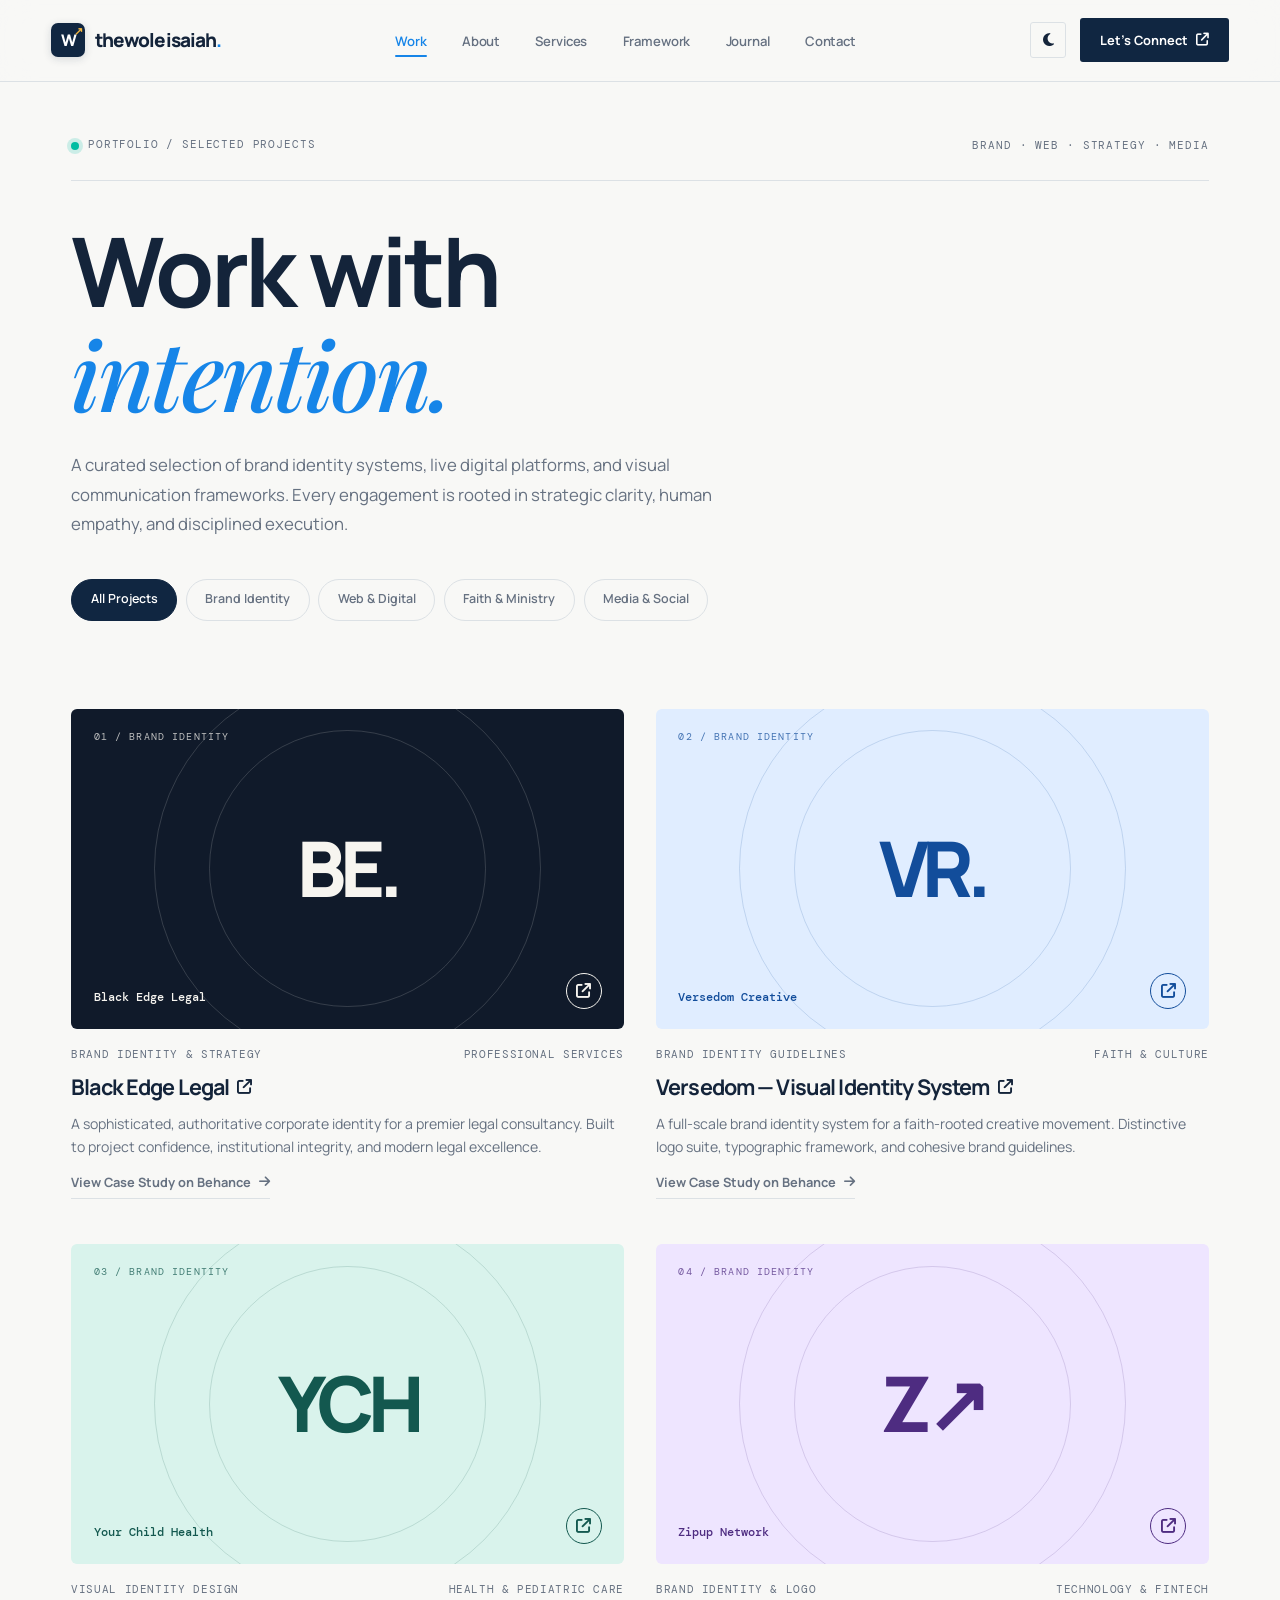
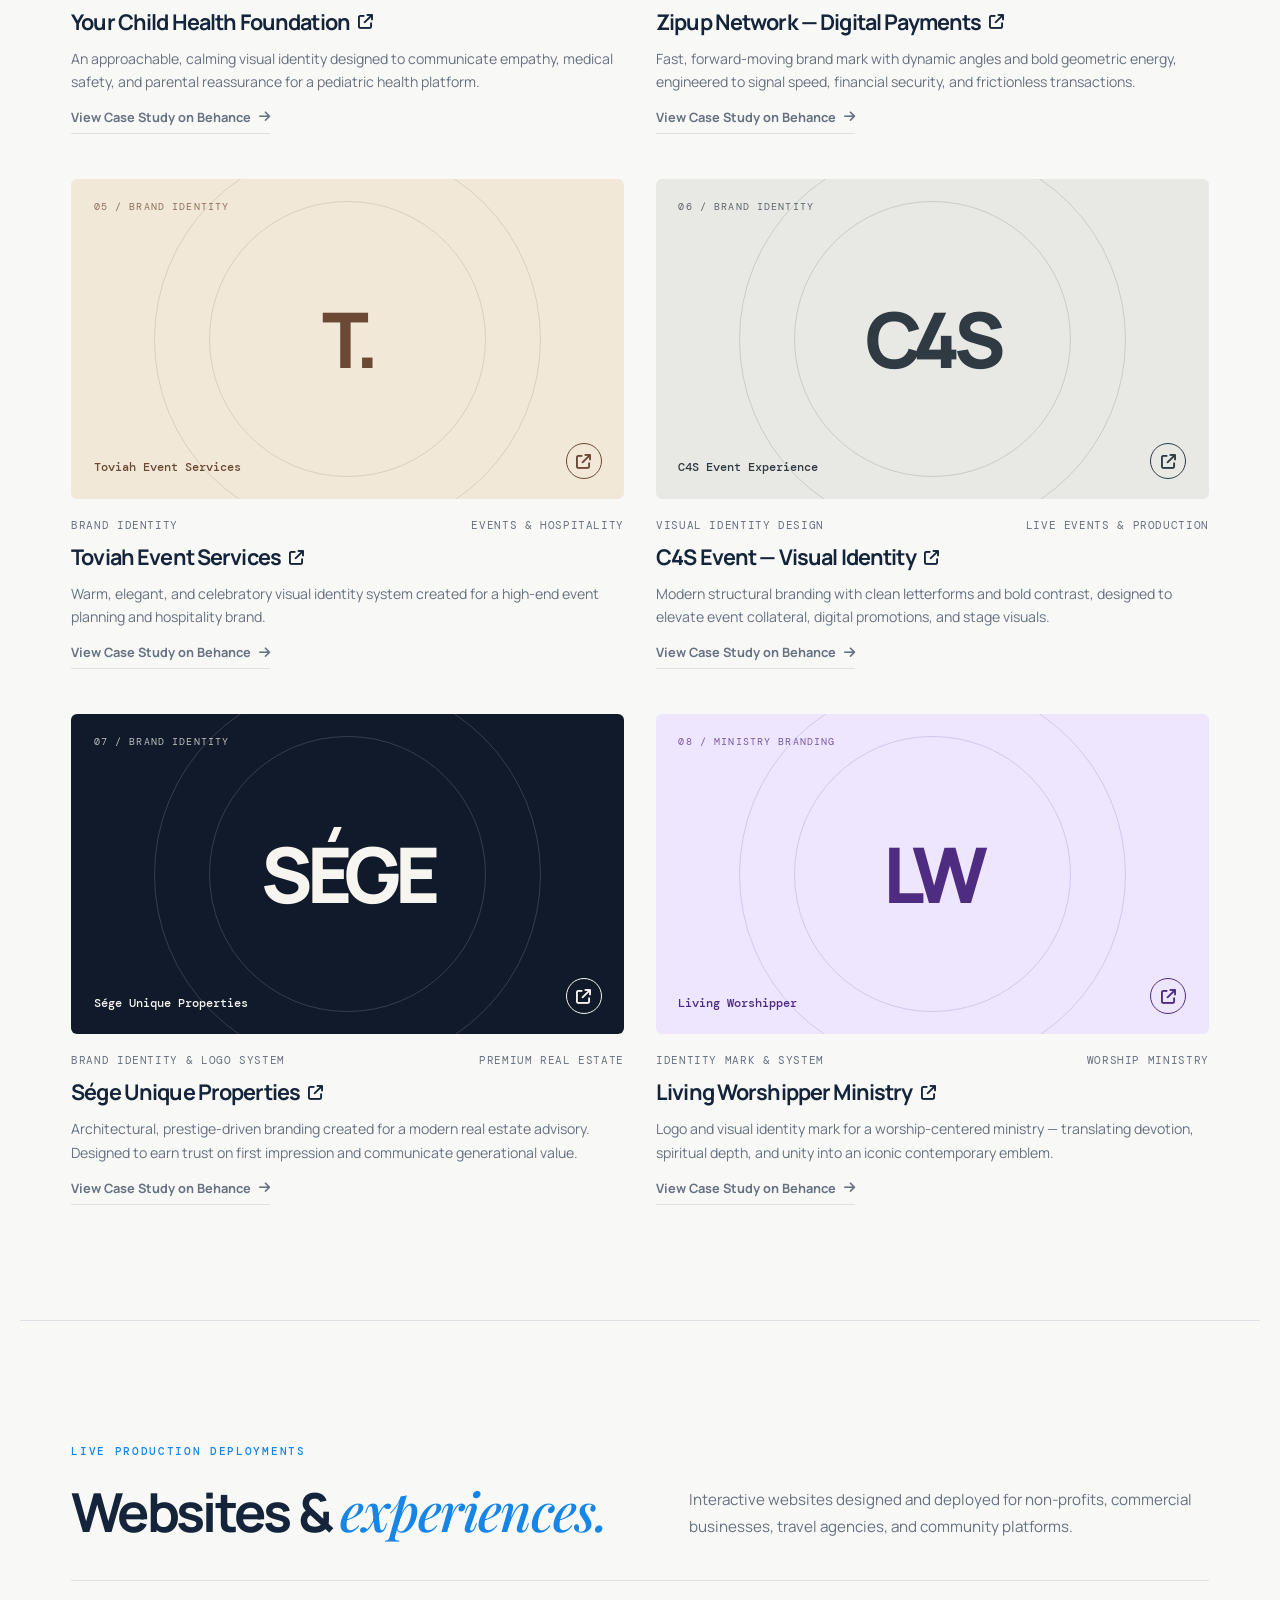
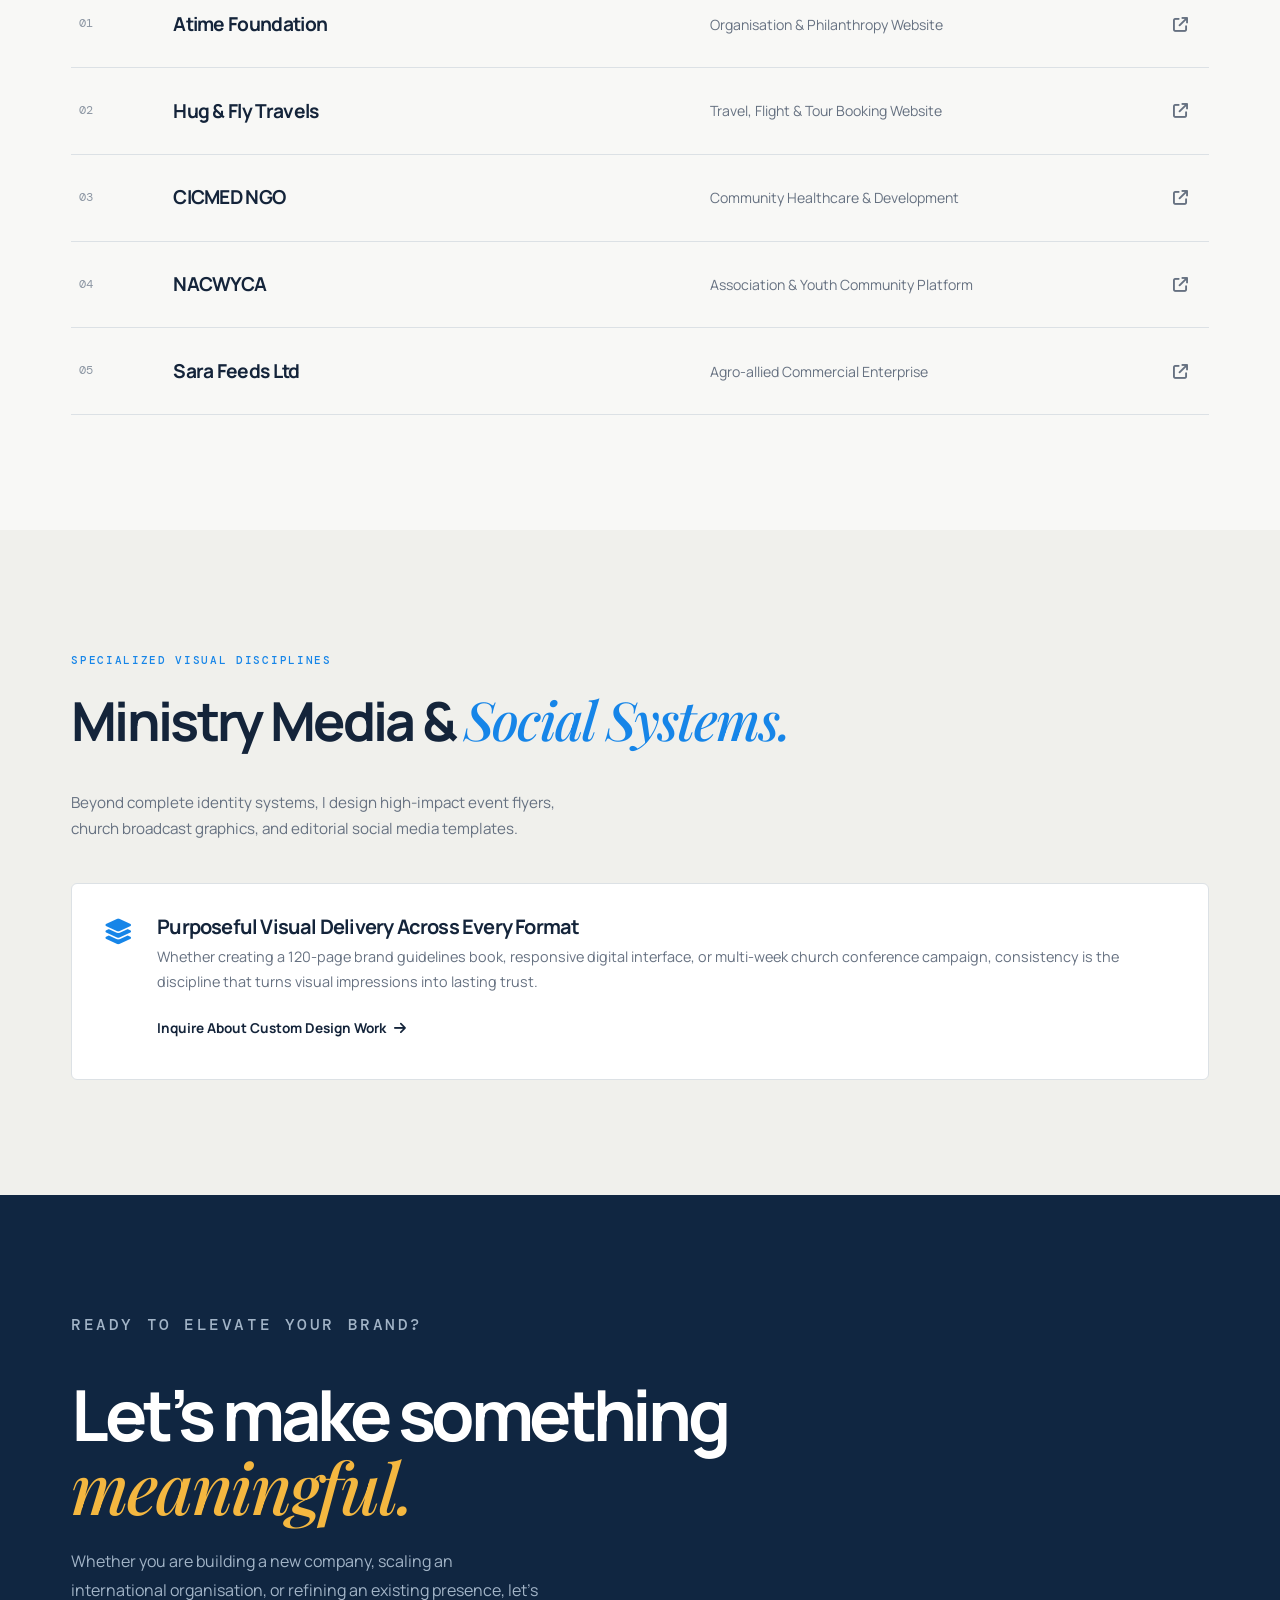
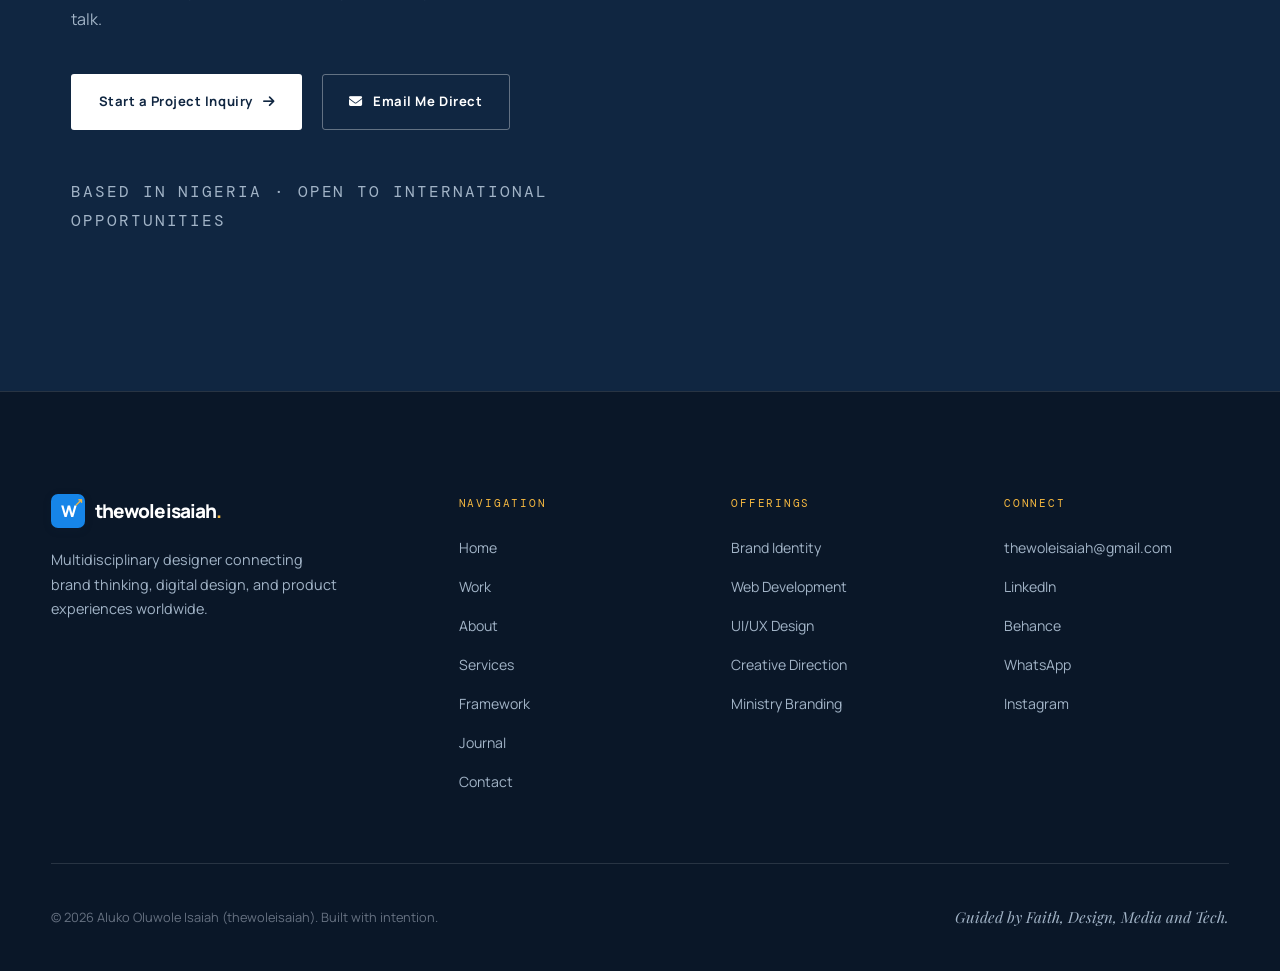
<file: work.html>
<!DOCTYPE html>
<html lang="en">
<head>
<meta charset="UTF-8"/>
<meta name="viewport" content="width=device-width, initial-scale=1.0"/>
<title>Work — thewoleisaiah | Portfolio &amp; Case Studies</title>
<meta name="description" content="Brand identity systems, digital platforms, ministry branding, and creative direction. Every project built on strategy, clarity, and intention."/>
<link rel="icon" type="image/png" href="assets/logo.png"/>

<!-- Open Graph / Meta -->
<meta property="og:type" content="website"/>
<meta property="og:title" content="Work — thewoleisaiah | Portfolio &amp; Case Studies"/>
<meta property="og:description" content="Explore selected brand identity projects and live web experiences by Aluko Oluwole Isaiah."/>
<meta property="og:url" content="https://thewoleisaiah.com/work.html"/>
<meta property="og:image" content="https://thewoleisaiah.com/assets/wole.jpg"/>
<meta name="twitter:card" content="summary_large_image"/>

<!-- Stylesheet & Icons -->
<link rel="stylesheet" href="css/styles.css"/>
<link rel="stylesheet" href="https://cdnjs.cloudflare.com/ajax/libs/font-awesome/6.5.2/css/all.min.css" crossorigin="anonymous" referrerpolicy="no-referrer"/>

<!-- Pre-paint Theme Script -->
<script>
  (function(){
    try {
      var saved = localStorage.getItem('theme');
      var prefDark = window.matchMedia('(prefers-color-scheme: dark)').matches;
      if (saved === 'dark' || (!saved && prefDark)) {
        document.documentElement.setAttribute('data-theme', 'dark');
      } else {
        document.documentElement.setAttribute('data-theme', 'light');
      }
    } catch(e){}
  })();
</script>
</head>
<body>

<!-- NAVIGATION HEADER -->
<header class="site-nav">
  <a href="index.html" class="wordmark" aria-label="thewoleisaiah home">
    <span class="wordmark-mark">W<span>↗</span></span>
    <span>thewoleisaiah<span class="period">.</span></span>
  </a>

  <ul class="nav-links">
    <li><a href="work.html" class="active">Work</a></li>
    <li><a href="about.html">About</a></li>
    <li><a href="services.html">Services</a></li>
    <li><a href="framework.html">Framework</a></li>
    <li><a href="blog.html">Journal</a></li>
    <li><a href="contact.html">Contact</a></li>
  </ul>

  <div class="nav-right">
    <a href="contact.html" class="nav-cta">Let’s Connect <i class="fa-solid fa-arrow-up-right-from-square" aria-hidden="true"></i></a>
    <div class="nav-hamburger" aria-label="Toggle navigation menu" role="button" tabindex="0">
      <span></span><span></span><span></span>
    </div>
  </div>
</header>

<!-- MOBILE NAVIGATION DRAWER -->
<div class="mobile-nav" aria-hidden="true">
  <span class="mobile-nav-close">Close <i class="fa-solid fa-xmark"></i></span>
  <a href="index.html">Home</a>
  <a href="work.html">Work</a>
  <a href="about.html">About</a>
  <a href="services.html">Services</a>
  <a href="framework.html">Framework</a>
  <a href="blog.html">Journal</a>
  <a href="contact.html">Contact</a>
</div>

<main id="top">

  <!-- PAGE HERO -->
  <section class="section wrap" style="padding-top:8.5rem;padding-bottom:3rem;">
    <div class="hero-topline reveal">
      <div class="availability">
        <span class="availability-dot"></span>
        <span>Portfolio / Selected Projects</span>
      </div>
      <span class="mono-tag">Brand · Web · Strategy · Media</span>
    </div>

    <div style="max-width:800px;">
      <h1 class="reveal reveal-delay-1" style="font-size:var(--fs-display);margin-bottom:1.5rem;">
        Work with<br/><em>intention.</em>
      </h1>
      <p class="section-intro wide reveal reveal-delay-2" style="font-size:1.05rem;">
        A curated selection of brand identity systems, live digital platforms, and visual communication frameworks. Every engagement is rooted in strategic clarity, human empathy, and disciplined execution.
      </p>
    </div>

    <!-- Category Filter Controls -->
    <div class="filters reveal reveal-delay-3" id="work-filters" style="margin-top:2.5rem;">
      <button class="filter-btn active" data-filter="all">All Projects</button>
      <button class="filter-btn" data-filter="brand">Brand Identity</button>
      <button class="filter-btn" data-filter="digital">Web &amp; Digital</button>
      <button class="filter-btn" data-filter="ministry">Faith &amp; Ministry</button>
      <button class="filter-btn" data-filter="media">Media &amp; Social</button>
    </div>
  </section>

  <!-- MASTER PROJECT GRID -->
  <section class="section wrap" style="padding-top:0;">
    <div class="project-grid" id="projects-container">

      <!-- 01 Black Edge Legal -->
      <article class="project-card reveal" data-category="brand digital">
        <a class="project-visual dark" href="https://www.behance.net/gallery/249808649/Black-Edge-Legal" target="_blank" rel="noopener">
          <span class="visual-index">01 / BRAND IDENTITY</span>
          <span class="visual-symbol">BE.</span>
          <span class="visual-name">Black Edge Legal</span>
          <span class="visual-arrow"><i class="fa-solid fa-arrow-up-right-from-square"></i></span>
        </a>
        <div class="project-meta">
          <span>Brand Identity &amp; Strategy</span>
          <span>Professional Services</span>
        </div>
        <h3>
          <a href="https://www.behance.net/gallery/249808649/Black-Edge-Legal" target="_blank" rel="noopener">
            Black Edge Legal <i class="fa-solid fa-arrow-up-right-from-square" style="font-size:0.7em;"></i>
          </a>
        </h3>
        <p style="font-size:0.88rem;color:var(--muted);line-height:1.65;margin-bottom:0.8rem;">
          A sophisticated, authoritative corporate identity for a premier legal consultancy. Built to project confidence, institutional integrity, and modern legal excellence.
        </p>
        <a class="case-link" href="https://www.behance.net/gallery/249808649/Black-Edge-Legal" target="_blank" rel="noopener">
          View Case Study on Behance <i class="fa-solid fa-arrow-right"></i>
        </a>
      </article>

      <!-- 02 Versedom Creative -->
      <article class="project-card reveal reveal-delay-1" data-category="brand ministry media">
        <a class="project-visual blue" href="https://www.behance.net/gallery/215246209/Versedom-Brand-Identity-Guidelines" target="_blank" rel="noopener">
          <span class="visual-index">02 / BRAND IDENTITY</span>
          <span class="visual-symbol">VR.</span>
          <span class="visual-name">Versedom Creative</span>
          <span class="visual-arrow"><i class="fa-solid fa-arrow-up-right-from-square"></i></span>
        </a>
        <div class="project-meta">
          <span>Brand Identity Guidelines</span>
          <span>Faith &amp; Culture</span>
        </div>
        <h3>
          <a href="https://www.behance.net/gallery/215246209/Versedom-Brand-Identity-Guidelines" target="_blank" rel="noopener">
            Versedom — Visual Identity System <i class="fa-solid fa-arrow-up-right-from-square" style="font-size:0.7em;"></i>
          </a>
        </h3>
        <p style="font-size:0.88rem;color:var(--muted);line-height:1.65;margin-bottom:0.8rem;">
          A full-scale brand identity system for a faith-rooted creative movement. Distinctive logo suite, typographic framework, and cohesive brand guidelines.
        </p>
        <a class="case-link" href="https://www.behance.net/gallery/215246209/Versedom-Brand-Identity-Guidelines" target="_blank" rel="noopener">
          View Case Study on Behance <i class="fa-solid fa-arrow-right"></i>
        </a>
      </article>

      <!-- 03 Your Child Health -->
      <article class="project-card reveal" data-category="brand digital">
        <a class="project-visual mint" href="https://www.behance.net/gallery/231723629/Your-Child-Health-Visual-Identity-Design" target="_blank" rel="noopener">
          <span class="visual-index">03 / BRAND IDENTITY</span>
          <span class="visual-symbol">YCH</span>
          <span class="visual-name">Your Child Health</span>
          <span class="visual-arrow"><i class="fa-solid fa-arrow-up-right-from-square"></i></span>
        </a>
        <div class="project-meta">
          <span>Visual Identity Design</span>
          <span>Health &amp; Pediatric Care</span>
        </div>
        <h3>
          <a href="https://www.behance.net/gallery/231723629/Your-Child-Health-Visual-Identity-Design" target="_blank" rel="noopener">
            Your Child Health Foundation <i class="fa-solid fa-arrow-up-right-from-square" style="font-size:0.7em;"></i>
          </a>
        </h3>
        <p style="font-size:0.88rem;color:var(--muted);line-height:1.65;margin-bottom:0.8rem;">
          An approachable, calming visual identity designed to communicate empathy, medical safety, and parental reassurance for a pediatric health platform.
        </p>
        <a class="case-link" href="https://www.behance.net/gallery/231723629/Your-Child-Health-Visual-Identity-Design" target="_blank" rel="noopener">
          View Case Study on Behance <i class="fa-solid fa-arrow-right"></i>
        </a>
      </article>

      <!-- 04 Zipup Network -->
      <article class="project-card reveal reveal-delay-1" data-category="brand digital">
        <a class="project-visual violet" href="https://www.behance.net/gallery/223100229/Zipup-Network-Logo-Design" target="_blank" rel="noopener">
          <span class="visual-index">04 / BRAND IDENTITY</span>
          <span class="visual-symbol">Z↗</span>
          <span class="visual-name">Zipup Network</span>
          <span class="visual-arrow"><i class="fa-solid fa-arrow-up-right-from-square"></i></span>
        </a>
        <div class="project-meta">
          <span>Brand Identity &amp; Logo</span>
          <span>Technology &amp; Fintech</span>
        </div>
        <h3>
          <a href="https://www.behance.net/gallery/223100229/Zipup-Network-Logo-Design" target="_blank" rel="noopener">
            Zipup Network — Digital Payments <i class="fa-solid fa-arrow-up-right-from-square" style="font-size:0.7em;"></i>
          </a>
        </h3>
        <p style="font-size:0.88rem;color:var(--muted);line-height:1.65;margin-bottom:0.8rem;">
          Fast, forward-moving brand mark with dynamic angles and bold geometric energy, engineered to signal speed, financial security, and frictionless transactions.
        </p>
        <a class="case-link" href="https://www.behance.net/gallery/223100229/Zipup-Network-Logo-Design" target="_blank" rel="noopener">
          View Case Study on Behance <i class="fa-solid fa-arrow-right"></i>
        </a>
      </article>

      <!-- 05 Toviah Event Services -->
      <article class="project-card reveal" data-category="brand">
        <a class="project-visual sand" href="https://www.behance.net/gallery/249809339/Toviah-Event-Services" target="_blank" rel="noopener">
          <span class="visual-index">05 / BRAND IDENTITY</span>
          <span class="visual-symbol">T.</span>
          <span class="visual-name">Toviah Event Services</span>
          <span class="visual-arrow"><i class="fa-solid fa-arrow-up-right-from-square"></i></span>
        </a>
        <div class="project-meta">
          <span>Brand Identity</span>
          <span>Events &amp; Hospitality</span>
        </div>
        <h3>
          <a href="https://www.behance.net/gallery/249809339/Toviah-Event-Services" target="_blank" rel="noopener">
            Toviah Event Services <i class="fa-solid fa-arrow-up-right-from-square" style="font-size:0.7em;"></i>
          </a>
        </h3>
        <p style="font-size:0.88rem;color:var(--muted);line-height:1.65;margin-bottom:0.8rem;">
          Warm, elegant, and celebratory visual identity system created for a high-end event planning and hospitality brand.
        </p>
        <a class="case-link" href="https://www.behance.net/gallery/249809339/Toviah-Event-Services" target="_blank" rel="noopener">
          View Case Study on Behance <i class="fa-solid fa-arrow-right"></i>
        </a>
      </article>

      <!-- 06 C4S Event -->
      <article class="project-card reveal reveal-delay-1" data-category="brand media">
        <a class="project-visual stone" href="https://www.behance.net/gallery/249808985/C4S-EVENT-Visual-Idenity" target="_blank" rel="noopener">
          <span class="visual-index">06 / BRAND IDENTITY</span>
          <span class="visual-symbol">C4S</span>
          <span class="visual-name">C4S Event Experience</span>
          <span class="visual-arrow"><i class="fa-solid fa-arrow-up-right-from-square"></i></span>
        </a>
        <div class="project-meta">
          <span>Visual Identity Design</span>
          <span>Live Events &amp; Production</span>
        </div>
        <h3>
          <a href="https://www.behance.net/gallery/249808985/C4S-EVENT-Visual-Idenity" target="_blank" rel="noopener">
            C4S Event — Visual Identity <i class="fa-solid fa-arrow-up-right-from-square" style="font-size:0.7em;"></i>
          </a>
        </h3>
        <p style="font-size:0.88rem;color:var(--muted);line-height:1.65;margin-bottom:0.8rem;">
          Modern structural branding with clean letterforms and bold contrast, designed to elevate event collateral, digital promotions, and stage visuals.
        </p>
        <a class="case-link" href="https://www.behance.net/gallery/249808985/C4S-EVENT-Visual-Idenity" target="_blank" rel="noopener">
          View Case Study on Behance <i class="fa-solid fa-arrow-right"></i>
        </a>
      </article>

      <!-- 07 Sége Unique Properties -->
      <article class="project-card reveal" data-category="brand">
        <a class="project-visual dark" href="https://www.behance.net/gallery/215246839/Sege-Unique-Properties-Unique-Logos" target="_blank" rel="noopener">
          <span class="visual-index">07 / BRAND IDENTITY</span>
          <span class="visual-symbol">SÉGE</span>
          <span class="visual-name">Sége Unique Properties</span>
          <span class="visual-arrow"><i class="fa-solid fa-arrow-up-right-from-square"></i></span>
        </a>
        <div class="project-meta">
          <span>Brand Identity &amp; Logo System</span>
          <span>Premium Real Estate</span>
        </div>
        <h3>
          <a href="https://www.behance.net/gallery/215246839/Sege-Unique-Properties-Unique-Logos" target="_blank" rel="noopener">
            Sége Unique Properties <i class="fa-solid fa-arrow-up-right-from-square" style="font-size:0.7em;"></i>
          </a>
        </h3>
        <p style="font-size:0.88rem;color:var(--muted);line-height:1.65;margin-bottom:0.8rem;">
          Architectural, prestige-driven branding created for a modern real estate advisory. Designed to earn trust on first impression and communicate generational value.
        </p>
        <a class="case-link" href="https://www.behance.net/gallery/215246839/Sege-Unique-Properties-Unique-Logos" target="_blank" rel="noopener">
          View Case Study on Behance <i class="fa-solid fa-arrow-right"></i>
        </a>
      </article>

      <!-- 08 Living Worshipper -->
      <article class="project-card reveal reveal-delay-1" data-category="brand ministry media">
        <a class="project-visual violet" href="https://www.behance.net/gallery/215246715/Living-Worshippers-Logo" target="_blank" rel="noopener">
          <span class="visual-index">08 / MINISTRY BRANDING</span>
          <span class="visual-symbol">LW</span>
          <span class="visual-name">Living Worshipper</span>
          <span class="visual-arrow"><i class="fa-solid fa-arrow-up-right-from-square"></i></span>
        </a>
        <div class="project-meta">
          <span>Identity Mark &amp; System</span>
          <span>Worship Ministry</span>
        </div>
        <h3>
          <a href="https://www.behance.net/gallery/215246715/Living-Worshippers-Logo" target="_blank" rel="noopener">
            Living Worshipper Ministry <i class="fa-solid fa-arrow-up-right-from-square" style="font-size:0.7em;"></i>
          </a>
        </h3>
        <p style="font-size:0.88rem;color:var(--muted);line-height:1.65;margin-bottom:0.8rem;">
          Logo and visual identity mark for a worship-centered ministry — translating devotion, spiritual depth, and unity into an iconic contemporary emblem.
        </p>
        <a class="case-link" href="https://www.behance.net/gallery/215246715/Living-Worshippers-Logo" target="_blank" rel="noopener">
          View Case Study on Behance <i class="fa-solid fa-arrow-right"></i>
        </a>
      </article>

    </div>
  </section>

  <!-- LIVE DIGITAL WEBSITES DIRECTORY -->
  <section class="section wrap" style="border-top:1px solid var(--line);">
    <div class="section-head">
      <div>
        <p class="eyebrow eyebrow--blue reveal">Live Production Deployments</p>
        <h2 class="reveal reveal-delay-1">Websites &amp; <em>experiences.</em></h2>
      </div>
      <p class="section-intro reveal reveal-delay-1" style="margin:0;">
        Interactive websites designed and deployed for non-profits, commercial businesses, travel agencies, and community platforms.
      </p>
    </div>

    <div class="website-list reveal reveal-delay-2" style="margin-top:2rem;">
      <a class="website-row" href="https://atimefoundation.org" target="_blank" rel="noopener">
        <span class="site-number">01</span>
        <span class="site-name">Atime Foundation</span>
        <span class="site-type">Organisation &amp; Philanthropy Website</span>
        <span class="site-open"><i class="fa-solid fa-arrow-up-right-from-square"></i></span>
      </a>

      <a class="website-row" href="https://hugandflytravel.com/" target="_blank" rel="noopener">
        <span class="site-number">02</span>
        <span class="site-name">Hug &amp; Fly Travels</span>
        <span class="site-type">Travel, Flight &amp; Tour Booking Website</span>
        <span class="site-open"><i class="fa-solid fa-arrow-up-right-from-square"></i></span>
      </a>

      <a class="website-row" href="https://cicmedngo.com" target="_blank" rel="noopener">
        <span class="site-number">03</span>
        <span class="site-name">CICMED NGO</span>
        <span class="site-type">Community Healthcare &amp; Development</span>
        <span class="site-open"><i class="fa-solid fa-arrow-up-right-from-square"></i></span>
      </a>

      <a class="website-row" href="https://nacwyca.org" target="_blank" rel="noopener">
        <span class="site-number">04</span>
        <span class="site-name">NACWYCA</span>
        <span class="site-type">Association &amp; Youth Community Platform</span>
        <span class="site-open"><i class="fa-solid fa-arrow-up-right-from-square"></i></span>
      </a>

      <a class="website-row" href="https://sarafeedsltd.com" target="_blank" rel="noopener">
        <span class="site-number">05</span>
        <span class="site-name">Sara Feeds Ltd</span>
        <span class="site-type">Agro-allied Commercial Enterprise</span>
        <span class="site-open"><i class="fa-solid fa-arrow-up-right-from-square"></i></span>
      </a>
    </div>
  </section>

  <!-- SPECIALIZED FAITH & MEDIA GALLERIES -->
  <section class="section section-warm">
    <div class="wrap">
      <div class="section-head">
        <div>
          <p class="eyebrow eyebrow--blue reveal">Specialized Visual Disciplines</p>
          <h2 class="reveal reveal-delay-1">Ministry Media &amp; <em>Social Systems.</em></h2>
        </div>
        <p class="section-intro reveal reveal-delay-1" style="margin:0;">
          Beyond complete identity systems, I design high-impact event flyers, church broadcast graphics, and editorial social media templates.
        </p>
      </div>

      <!-- Feature Highlight -->
      <div class="service-note reveal" style="margin-top:1.5rem;background:var(--paper-pure);border:1px solid var(--line);">
        <i class="fa-solid fa-layer-group service-note-icon"></i>
        <div>
          <h3>Purposeful Visual Delivery Across Every Format</h3>
          <p>
            Whether creating a 120-page brand guidelines book, responsive digital interface, or multi-week church conference campaign, consistency is the discipline that turns visual impressions into lasting trust.
          </p>
          <a href="contact.html" class="text-link">Inquire About Custom Design Work <i class="fa-solid fa-arrow-right"></i></a>
        </div>
      </div>
    </div>
  </section>

  <!-- CONTACT BAND -->
  <section class="contact-section">
    <div class="wrap contact-inner">
      <p class="eyebrow eyebrow--gold reveal">Ready to Elevate Your Brand?</p>
      <h2 class="reveal reveal-delay-1">
        Let’s make something<br/>
        <em>meaningful.</em>
      </h2>
      <p class="reveal reveal-delay-2">
        Whether you are building a new company, scaling an international organisation, or refining an existing presence, let's talk.
      </p>
      <div class="hero-actions reveal reveal-delay-3">
        <a class="button light" href="contact.html">
          Start a Project Inquiry <i class="fa-solid fa-arrow-right"></i>
        </a>
        <a class="button outline-light" href="mailto:thewoleisaiah@gmail.com">
          <i class="fa-solid fa-envelope"></i> Email Me Direct
        </a>
      </div>
      <p class="contact-location reveal reveal-delay-4">
        BASED IN NIGERIA · OPEN TO INTERNATIONAL OPPORTUNITIES
      </p>
    </div>
  </section>

</main>

<!-- SITE FOOTER -->
<footer class="site-footer">
  <div class="footer-inner">
    <div class="footer-top">
      <div>
        <a href="index.html" class="wordmark footer-wordmark">
          <span class="wordmark-mark">W<span>↗</span></span>
          <span>thewoleisaiah<span class="period" style="color:var(--gold);">.</span></span>
        </a>
        <p class="footer-tagline">
          Multidisciplinary designer connecting brand thinking, digital design, and product experiences worldwide.
        </p>
      </div>

      <div>
        <div class="footer-col-title">Navigation</div>
        <ul class="footer-links">
          <li><a href="index.html">Home</a></li>
          <li><a href="work.html">Work</a></li>
          <li><a href="about.html">About</a></li>
          <li><a href="services.html">Services</a></li>
          <li><a href="framework.html">Framework</a></li>
          <li><a href="blog.html">Journal</a></li>
          <li><a href="contact.html">Contact</a></li>
        </ul>
      </div>

      <div>
        <div class="footer-col-title">Offerings</div>
        <ul class="footer-links">
          <li><a href="services.html#brand-identity">Brand Identity</a></li>
          <li><a href="services.html#web-design">Web Development</a></li>
          <li><a href="services.html#ui-ux">UI/UX Design</a></li>
          <li><a href="services.html#creative-direction">Creative Direction</a></li>
          <li><a href="services.html#ministry-branding">Ministry Branding</a></li>
        </ul>
      </div>

      <div>
        <div class="footer-col-title">Connect</div>
        <ul class="footer-links">
          <li><a href="mailto:thewoleisaiah@gmail.com">thewoleisaiah@gmail.com</a></li>
          <li><a href="https://www.linkedin.com/in/thewoleisaiah/" target="_blank" rel="noopener">LinkedIn</a></li>
          <li><a href="https://www.behance.net/thewoleisaiah" target="_blank" rel="noopener">Behance</a></li>
          <li><a href="https://wa.me/2348135679023" target="_blank" rel="noopener">WhatsApp</a></li>
          <li><a href="https://www.instagram.com/thewoleisaiah" target="_blank" rel="noopener">Instagram</a></li>
        </ul>
      </div>
    </div>

    <div class="footer-bottom">
      <p>&copy; 2026 Aluko Oluwole Isaiah (thewoleisaiah). Built with intention.</p>
      <p class="footer-faith">Guided by Faith, Design, Media and Tech.</p>
    </div>
  </div>
</footer>

<script src="js/main.js"></script>
<script>
  // Dynamic client-side filtering
  document.querySelectorAll('.filter-btn').forEach(btn => {
    btn.addEventListener('click', () => {
      document.querySelectorAll('.filter-btn').forEach(b => b.classList.remove('active'));
      btn.classList.add('active');
      const filter = btn.dataset.filter;
      document.querySelectorAll('.project-card').forEach(card => {
        if (filter === 'all' || card.dataset.category.includes(filter)) {
          card.style.display = 'flex';
        } else {
          card.style.display = 'none';
        }
      });
    });
  });
</script>
</body>
</html>
</file>
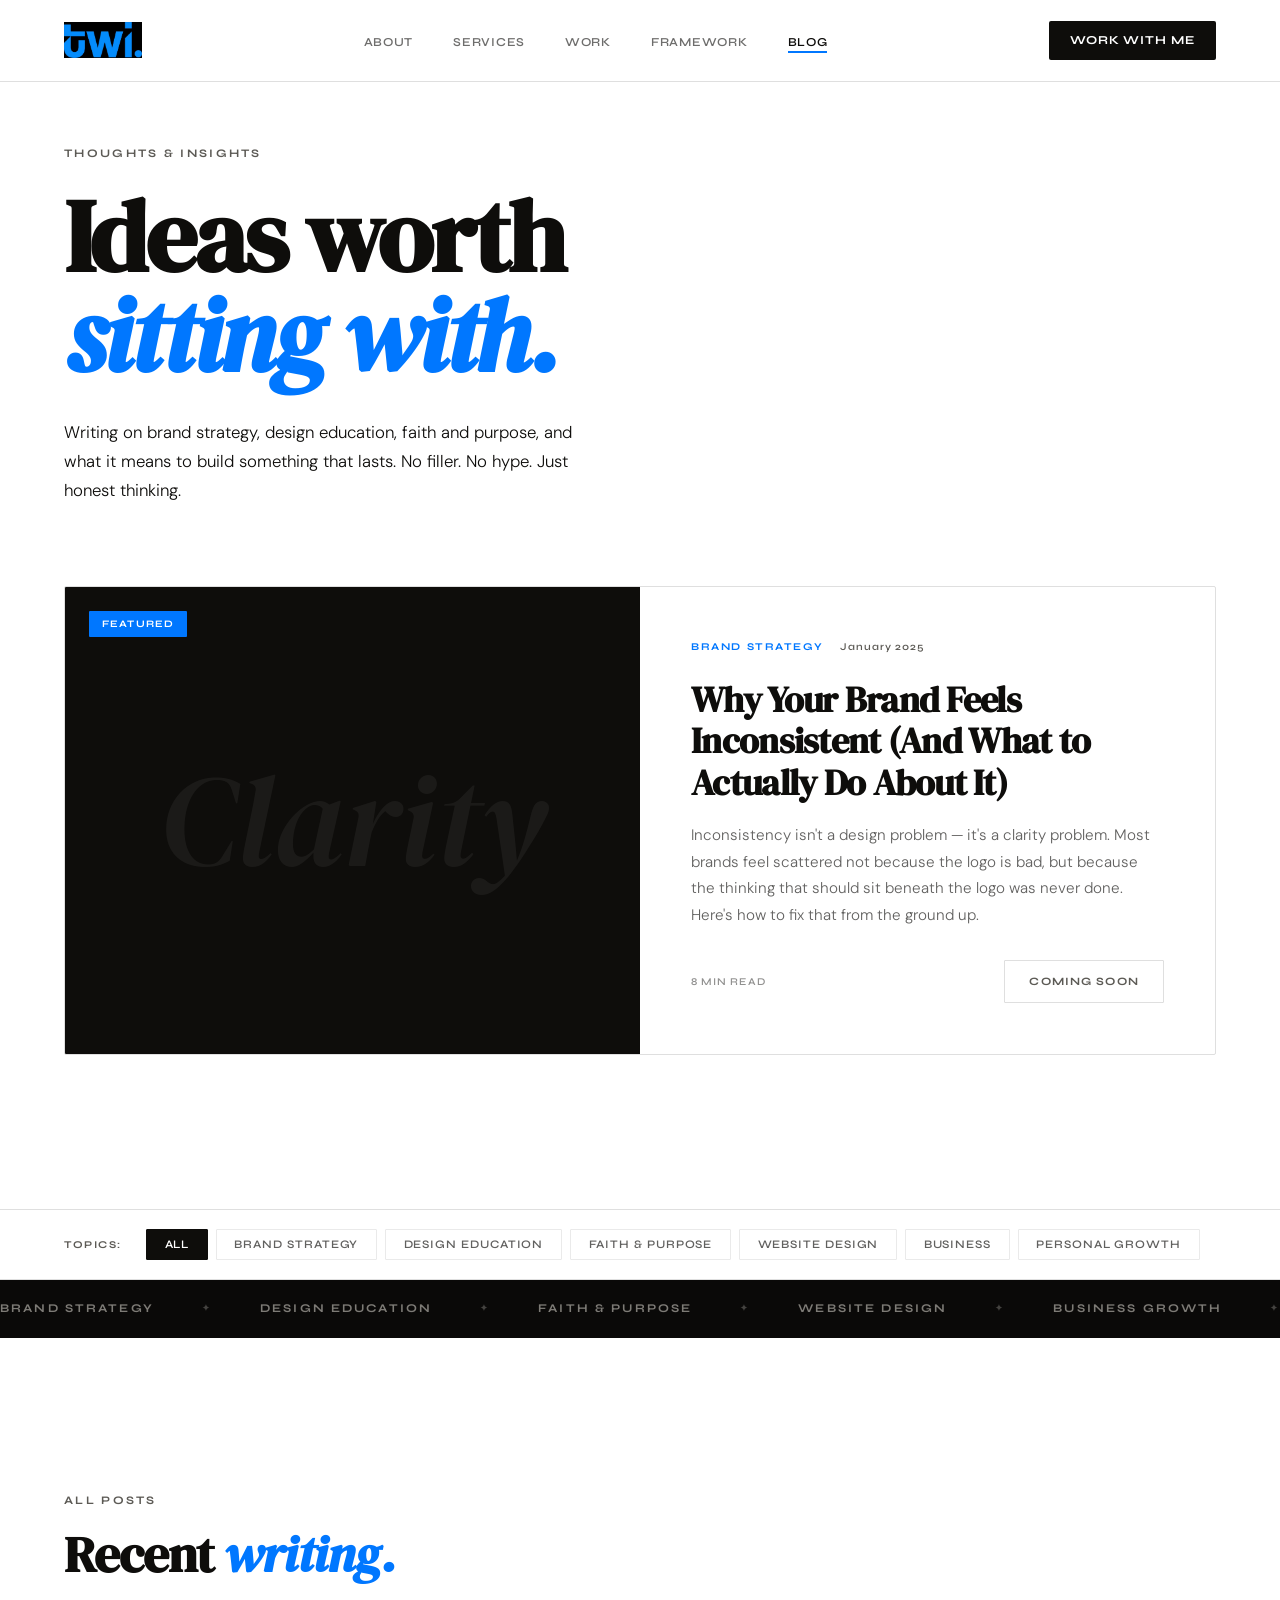
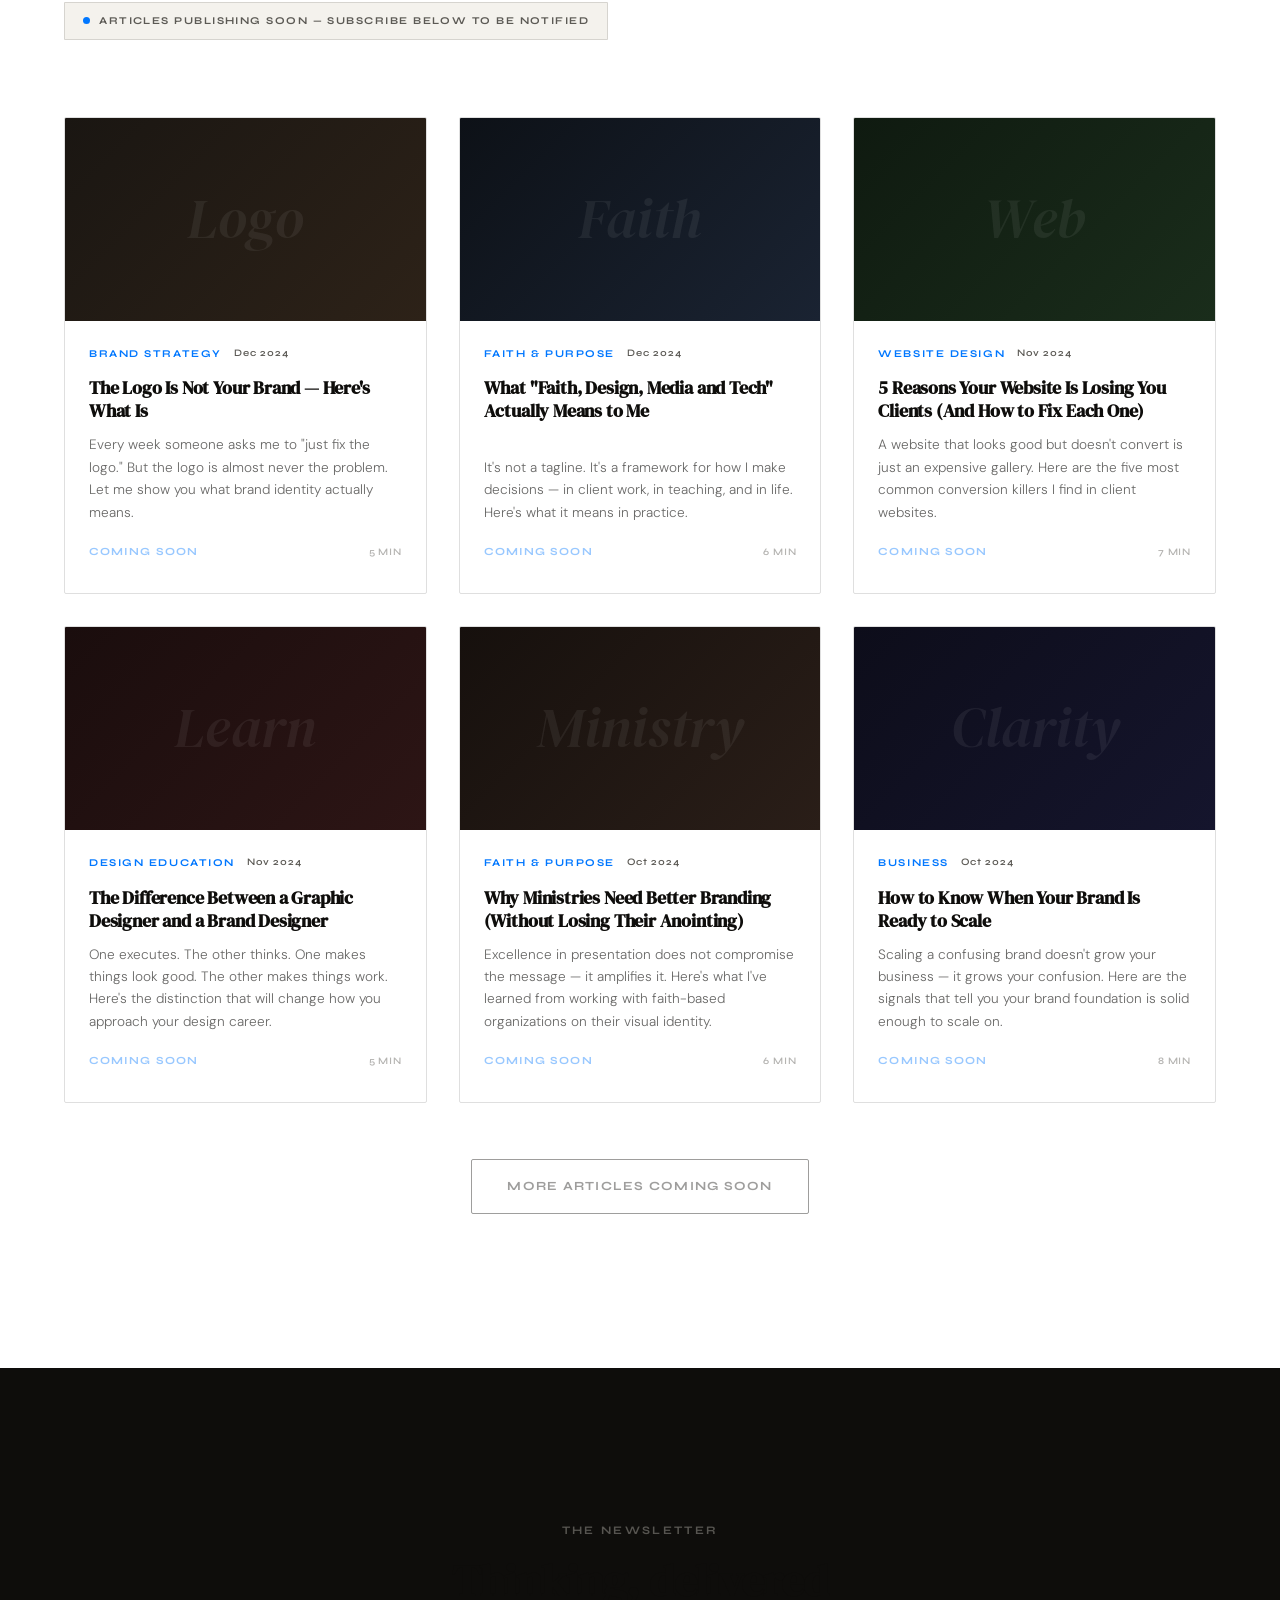
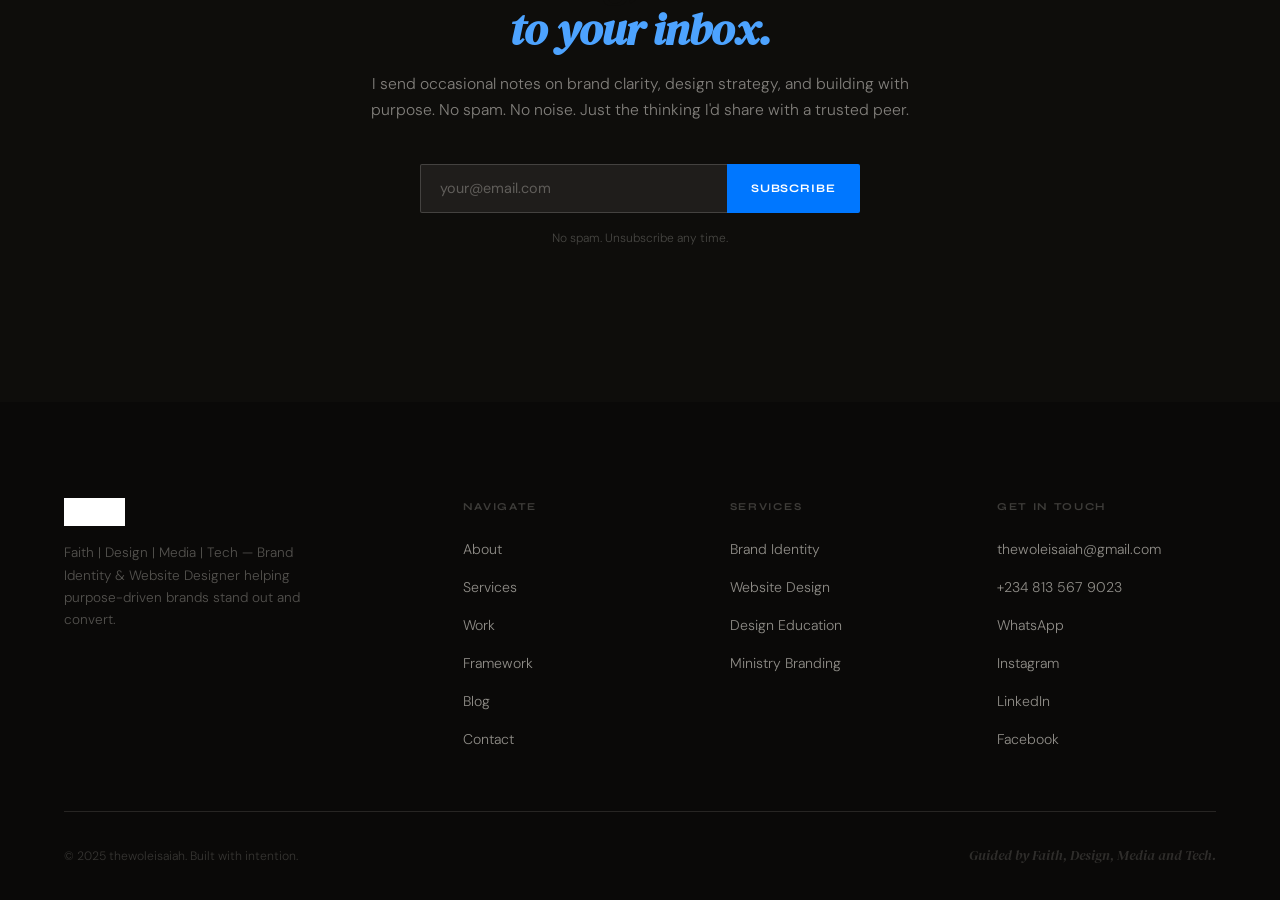
<file: thewoleisaiah-website (1)/thewoleisaiah/blog.html>
<!DOCTYPE html>
<html lang="en">
<head>
<meta charset="UTF-8"/>
<meta name="viewport" content="width=device-width, initial-scale=1.0"/>
<title>Blog — thewoleisaiah | Design &amp; Brand Thinking</title>
<meta name="description" content="Thoughts on brand strategy, design education, faith and purpose, and building meaningful creative careers. Written by Aluko Oluwole Isaiah."/>
<link rel="stylesheet" href="css/styles.css"/>
<style>
/* ── BLOG PAGE ─────────────────────────────────────── */
.blog-hero {
  padding: 9rem var(--gap) 5rem;
  max-width: var(--max);
  margin: 0 auto;
}
.blog-hero-headline {
  font-family: var(--serif);
  font-size: var(--fs-display);
  line-height: 0.97;
  letter-spacing: -0.03em;
  max-width: 14ch;
}
.blog-hero-headline em { font-style: italic; color: var(--accent); }
.blog-hero-sub { font-size: 1.05rem; color: var(--ink); opacity: 0.62; font-weight: 300; max-width: 48ch; margin-top: 2rem; line-height: 1.75; }

/* Featured post */
.blog-featured {
  padding: 0 var(--gap) var(--section);
  max-width: var(--max);
  margin: 0 auto;
}
.featured-card {
  display: grid;
  grid-template-columns: 1fr 1fr;
  border: 1.5px solid var(--line);
  border-radius: var(--radius);
  overflow: hidden;
  transition: box-shadow 0.2s;
}
.featured-card:hover { box-shadow: 0 20px 60px rgba(14,13,11,0.08); }
.featured-img {
  background: var(--ink);
  aspect-ratio: auto;
  min-height: 400px;
  display: flex;
  align-items: center;
  justify-content: center;
  position: relative;
  overflow: hidden;
}
.featured-img-inner {
  font-family: var(--serif);
  font-size: 8rem;
  color: rgba(245,242,236,0.06);
  font-style: italic;
  position: absolute;
}
.featured-img-badge {
  position: absolute;
  top: 1.5rem;
  left: 1.5rem;
  font-family: var(--syne);
  font-size: 0.62rem;
  font-weight: 700;
  letter-spacing: 0.12em;
  text-transform: uppercase;
  background: var(--accent);
  color: var(--paper);
  padding: 0.3rem 0.8rem;
  border-radius: 1px;
}
.featured-content { padding: clamp(2rem,4vw,3.5rem); display: flex; flex-direction: column; justify-content: center; }
.featured-meta { display: flex; align-items: center; gap: 1rem; margin-bottom: 1.5rem; }
.blog-category { font-family: var(--syne); font-size: 0.65rem; font-weight: 700; letter-spacing: 0.15em; text-transform: uppercase; color: var(--accent); }
.blog-date { font-family: var(--syne); font-size: 0.65rem; font-weight: 600; letter-spacing: 0.1em; color: var(--muted); }
.featured-title { font-family: var(--serif); font-size: clamp(1.5rem,2.8vw,2.4rem); letter-spacing: -0.02em; line-height: 1.15; margin-bottom: 1.2rem; }
.featured-excerpt { font-size: 0.95rem; color: var(--ink); opacity: 0.65; line-height: 1.75; font-weight: 300; margin-bottom: 2rem; }
.read-time { font-family: var(--syne); font-size: 0.65rem; font-weight: 600; letter-spacing: 0.1em; text-transform: uppercase; color: var(--ink); opacity: 0.45; }

/* Topics filter */
.blog-topics {
  border-top: 1px solid var(--line);
  border-bottom: 1px solid var(--line);
  padding: 1.2rem var(--gap);
  display: flex;
  gap: 0.5rem;
  align-items: center;
  overflow-x: auto;
  scrollbar-width: none;
}
.blog-topics::-webkit-scrollbar { display: none; }
.topic-label { font-family: var(--syne); font-size: 0.65rem; font-weight: 700; letter-spacing: 0.15em; text-transform: uppercase; color: var(--muted); margin-right: 1rem; white-space: nowrap; }
.topic-btn {
  font-family: var(--syne);
  font-size: 0.72rem;
  font-weight: 600;
  letter-spacing: 0.08em;
  text-transform: uppercase;
  padding: 0.45rem 1.1rem;
  border-radius: 1px;
  border: 1.5px solid var(--line);
  background: transparent;
  color: var(--ink);
  opacity: 0.65;
  cursor: pointer;
  transition: all 0.2s;
  white-space: nowrap;
}
.topic-btn:hover, .topic-btn.active { background: var(--ink); color: #ffffff; border-color: var(--ink); opacity: 1; }

/* Posts grid */
.blog-grid-section { padding: var(--section) var(--gap); max-width: var(--max); margin: 0 auto; }
.blog-grid {
  display: grid;
  grid-template-columns: repeat(3,1fr);
  gap: 2rem;
  margin-top: 3rem;
}
.blog-card {
  display: flex;
  flex-direction: column;
  border: 1.5px solid var(--line);
  border-radius: var(--radius);
  overflow: hidden;
  transition: transform 0.2s, box-shadow 0.2s;
  cursor: pointer;
}
.blog-card:hover { transform: translateY(-5px); box-shadow: 0 16px 40px rgba(14,13,11,0.08); }
.blog-card-img {
  aspect-ratio: 16/9;
  background: var(--ink);
  display: flex; align-items: center; justify-content: center;
  position: relative;
  overflow: hidden;
}
.blog-card-img-glyph { font-family: var(--serif); font-size: 3.5rem; color: rgba(245,242,236,0.07); font-style: italic; }
.blog-card-content { padding: 1.5rem 1.5rem 2rem; flex: 1; display: flex; flex-direction: column; }
.blog-card-meta { display: flex; align-items: center; gap: 0.75rem; margin-bottom: 0.9rem; }
.blog-card-title { font-family: var(--serif); font-size: 1.15rem; letter-spacing: -0.01em; line-height: 1.25; margin-bottom: 0.75rem; flex: 1; }
.blog-card-excerpt { font-size: 0.85rem; color: var(--ink); opacity: 0.62; line-height: 1.65; font-weight: 300; margin-bottom: 1.2rem; }
.blog-card-footer { display: flex; align-items: center; justify-content: space-between; margin-top: auto; }
.read-more { font-family: var(--syne); font-size: 0.68rem; font-weight: 700; letter-spacing: 0.1em; text-transform: uppercase; color: var(--accent); display: flex; align-items: center; gap: 0.4rem; }
.read-more:hover { opacity: 0.7; }

/* Newsletter */
.newsletter-section {
  background: var(--ink);
  color: var(--paper);
  padding: var(--section) var(--gap);
  text-align: center;
}
.newsletter-inner { max-width: 580px; margin: 0 auto; }
.newsletter-headline { font-family: var(--serif); font-size: clamp(2rem,3.5vw,3rem); letter-spacing: -0.02em; margin-bottom: 1rem; line-height: 1.1; }
.newsletter-headline em { font-style: italic; color: var(--accent-lt); }
.newsletter-sub { color: rgba(245,242,236,0.5); font-weight: 300; margin-bottom: 2.5rem; font-size: 0.98rem; line-height: 1.7; }
.newsletter-form { display: flex; gap: 0; max-width: 440px; margin: 0 auto; }
.newsletter-input {
  flex: 1;
  padding: 0.9rem 1.2rem;
  background: rgba(245,242,236,0.07);
  border: 1px solid rgba(245,242,236,0.18);
  border-right: none;
  border-radius: 2px 0 0 2px;
  color: var(--paper);
  font-family: var(--sans);
  font-size: 0.9rem;
  outline: none;
  transition: border-color 0.2s;
}
.newsletter-input::placeholder { color: rgba(245,242,236,0.3); }
.newsletter-input:focus { border-color: var(--accent); }
.newsletter-submit {
  font-family: var(--syne);
  font-size: 0.72rem;
  font-weight: 700;
  letter-spacing: 0.08em;
  text-transform: uppercase;
  background: var(--accent);
  color: var(--paper);
  border: none;
  padding: 0.9rem 1.5rem;
  border-radius: 0 2px 2px 0;
  cursor: pointer;
  transition: background 0.2s;
  white-space: nowrap;
}
.newsletter-submit:hover { background: var(--accent-lt); }
.newsletter-note { font-size: 0.75rem; color: rgba(245,242,236,0.25); margin-top: 1rem; }

@media (max-width: 960px) {
  .featured-card { grid-template-columns: 1fr; }
  .featured-img { min-height: 260px; }
  .blog-grid { grid-template-columns: 1fr 1fr; }
  .newsletter-form { flex-direction: column; }
  .newsletter-input { border-right: 1px solid rgba(245,242,236,0.18); border-bottom: none; border-radius: 2px 2px 0 0; }
  .newsletter-submit { border-radius: 0 0 2px 2px; }
}
@media (max-width: 600px) {
  .blog-grid { grid-template-columns: 1fr; }
}
</style>
</head>
<body>

<nav class="site-nav">
  <a href="index.html" class="nav-logo"><img src="assets/logo.png" alt="thewoleisaiah"/></a>
  <ul class="nav-links">
    <li><a href="about.html">About</a></li>
    <li><a href="services.html">Services</a></li>
    <li><a href="work.html">Work</a></li>
    <li><a href="framework.html">Framework</a></li>
    <li><a href="blog.html">Blog</a></li>
  </ul>
  <div class="nav-right">
    <a href="contact.html" class="nav-cta">Work With Me</a>
    <div class="nav-hamburger"><span></span><span></span><span></span></div>
  </div>
</nav>
<div class="mobile-nav">
  <span class="mobile-nav-close">Close ✕</span>
  <a href="about.html">About</a><a href="services.html">Services</a><a href="work.html">Work</a><a href="framework.html">Framework</a><a href="blog.html">Blog</a><a href="contact.html">Contact</a>
</div>

<!-- HERO -->
<div class="blog-hero">
  <span class="label reveal" style="margin-bottom:1.5rem;display:block;">Thoughts &amp; Insights</span>
  <h1 class="blog-hero-headline reveal reveal-delay-1">Ideas worth <em>sitting with.</em></h1>
  <p class="blog-hero-sub reveal reveal-delay-2">Writing on brand strategy, design education, faith and purpose, and what it means to build something that lasts. No filler. No hype. Just honest thinking.</p>
</div>

<!-- FEATURED -->
<div class="blog-featured">
  <div class="featured-card reveal">
    <div class="featured-img">
      <div class="featured-img-inner">Clarity</div>
      <span class="featured-img-badge">Featured</span>
    </div>
    <div class="featured-content">
      <div class="featured-meta">
        <span class="blog-category">Brand Strategy</span>
        <span class="blog-date">January 2025</span>
      </div>
      <h2 class="featured-title">Why Your Brand Feels Inconsistent (And What to Actually Do About It)</h2>
      <p class="featured-excerpt">Inconsistency isn't a design problem — it's a clarity problem. Most brands feel scattered not because the logo is bad, but because the thinking that should sit beneath the logo was never done. Here's how to fix that from the ground up.</p>
      <div style="display:flex;align-items:center;justify-content:space-between;flex-wrap:wrap;gap:1rem;">
        <span class="read-time">8 min read</span>
        <span style="font-family:var(--syne);font-size:0.7rem;font-weight:700;letter-spacing:0.1em;text-transform:uppercase;padding:0.7rem 1.5rem;border:1.5px solid var(--line);border-radius:1px;color:var(--muted);">Coming Soon</span>
      </div>
    </div>
  </div>
</div>

<!-- TOPICS -->
<div class="blog-topics">
  <span class="topic-label">Topics:</span>
  <button class="topic-btn active">All</button>
  <button class="topic-btn">Brand Strategy</button>
  <button class="topic-btn">Design Education</button>
  <button class="topic-btn">Faith &amp; Purpose</button>
  <button class="topic-btn">Website Design</button>
  <button class="topic-btn">Business</button>
  <button class="topic-btn">Personal Growth</button>
</div>

<div class="marquee-wrap" aria-hidden="true">
  <div class="marquee-track">
    <span class="marquee-item">Brand Strategy</span><span class="marquee-item">Design Education</span><span class="marquee-item">Faith &amp; Purpose</span><span class="marquee-item">Website Design</span><span class="marquee-item">Business Growth</span><span class="marquee-item">Personal Clarity</span>
    <span class="marquee-item">Brand Strategy</span><span class="marquee-item">Design Education</span><span class="marquee-item">Faith &amp; Purpose</span><span class="marquee-item">Website Design</span><span class="marquee-item">Business Growth</span><span class="marquee-item">Personal Clarity</span>
  </div>
</div>

<!-- POSTS GRID -->
<section class="blog-grid-section">
  <div class="section-header">
    <span class="label section-header__label reveal">All Posts</span>
    <h2 class="section-header__headline reveal">Recent <em>writing.</em></h2>
    <div class="reveal" style="margin-top:1.2rem;display:inline-flex;align-items:center;gap:0.6rem;background:var(--warm);border:1px solid var(--line);padding:0.6rem 1.1rem;border-radius:1px;">
      <span style="width:7px;height:7px;border-radius:50%;background:var(--accent);display:inline-block;animation:pulse 2s infinite;"></span>
      <span style="font-family:var(--syne);font-size:0.65rem;font-weight:700;letter-spacing:0.14em;text-transform:uppercase;color:var(--muted);">Articles publishing soon — subscribe below to be notified</span>
    </div>
  </div>
  <div class="blog-grid">

    <div class="blog-card reveal">
      <div class="blog-card-img" style="background:linear-gradient(135deg,#1a1612,#2d2218);">
        <span class="blog-card-img-glyph">Logo</span>
      </div>
      <div class="blog-card-content">
        <div class="blog-card-meta"><span class="blog-category">Brand Strategy</span><span class="blog-date" style="font-family:var(--syne);font-size:0.62rem;color:var(--muted);">Dec 2024</span></div>
        <h3 class="blog-card-title">The Logo Is Not Your Brand — Here's What Is</h3>
        <p class="blog-card-excerpt">Every week someone asks me to "just fix the logo." But the logo is almost never the problem. Let me show you what brand identity actually means.</p>
        <div class="blog-card-footer">
          <span class="read-more" style="opacity:0.4;cursor:default;">Coming Soon</span>
          <span class="read-time" style="font-family:var(--syne);font-size:0.62rem;color:var(--muted);font-weight:600;letter-spacing:0.08em;text-transform:uppercase;">5 min</span>
        </div>
      </div>
    </div>

    <div class="blog-card reveal reveal-delay-1">
      <div class="blog-card-img" style="background:linear-gradient(135deg,#0d1117,#1a2332);">
        <span class="blog-card-img-glyph">Faith</span>
      </div>
      <div class="blog-card-content">
        <div class="blog-card-meta"><span class="blog-category">Faith &amp; Purpose</span><span class="blog-date" style="font-family:var(--syne);font-size:0.62rem;color:var(--muted);">Dec 2024</span></div>
        <h3 class="blog-card-title">What "Faith, Design, Media and Tech" Actually Means to Me</h3>
        <p class="blog-card-excerpt">It's not a tagline. It's a framework for how I make decisions — in client work, in teaching, and in life. Here's what it means in practice.</p>
        <div class="blog-card-footer">
          <span class="read-more" style="opacity:0.4;cursor:default;">Coming Soon</span>
          <span class="read-time" style="font-family:var(--syne);font-size:0.62rem;color:var(--muted);font-weight:600;letter-spacing:0.08em;text-transform:uppercase;">6 min</span>
        </div>
      </div>
    </div>

    <div class="blog-card reveal reveal-delay-2">
      <div class="blog-card-img" style="background:linear-gradient(135deg,#0f1a10,#1a2d1b);">
        <span class="blog-card-img-glyph">Web</span>
      </div>
      <div class="blog-card-content">
        <div class="blog-card-meta"><span class="blog-category">Website Design</span><span class="blog-date" style="font-family:var(--syne);font-size:0.62rem;color:var(--muted);">Nov 2024</span></div>
        <h3 class="blog-card-title">5 Reasons Your Website Is Losing You Clients (And How to Fix Each One)</h3>
        <p class="blog-card-excerpt">A website that looks good but doesn't convert is just an expensive gallery. Here are the five most common conversion killers I find in client websites.</p>
        <div class="blog-card-footer">
          <span class="read-more" style="opacity:0.4;cursor:default;">Coming Soon</span>
          <span class="read-time" style="font-family:var(--syne);font-size:0.62rem;color:var(--muted);font-weight:600;letter-spacing:0.08em;text-transform:uppercase;">7 min</span>
        </div>
      </div>
    </div>

    <div class="blog-card reveal">
      <div class="blog-card-img" style="background:linear-gradient(135deg,#1a0d0d,#2d1515);">
        <span class="blog-card-img-glyph">Learn</span>
      </div>
      <div class="blog-card-content">
        <div class="blog-card-meta"><span class="blog-category">Design Education</span><span class="blog-date" style="font-family:var(--syne);font-size:0.62rem;color:var(--muted);">Nov 2024</span></div>
        <h3 class="blog-card-title">The Difference Between a Graphic Designer and a Brand Designer</h3>
        <p class="blog-card-excerpt">One executes. The other thinks. One makes things look good. The other makes things work. Here's the distinction that will change how you approach your design career.</p>
        <div class="blog-card-footer">
          <span class="read-more" style="opacity:0.4;cursor:default;">Coming Soon</span>
          <span class="read-time" style="font-family:var(--syne);font-size:0.62rem;color:var(--muted);font-weight:600;letter-spacing:0.08em;text-transform:uppercase;">5 min</span>
        </div>
      </div>
    </div>

    <div class="blog-card reveal reveal-delay-1">
      <div class="blog-card-img" style="background:linear-gradient(135deg,#16100d,#2a1e18);">
        <span class="blog-card-img-glyph">Ministry</span>
      </div>
      <div class="blog-card-content">
        <div class="blog-card-meta"><span class="blog-category">Faith &amp; Purpose</span><span class="blog-date" style="font-family:var(--syne);font-size:0.62rem;color:var(--muted);">Oct 2024</span></div>
        <h3 class="blog-card-title">Why Ministries Need Better Branding (Without Losing Their Anointing)</h3>
        <p class="blog-card-excerpt">Excellence in presentation does not compromise the message — it amplifies it. Here's what I've learned from working with faith-based organizations on their visual identity.</p>
        <div class="blog-card-footer">
          <span class="read-more" style="opacity:0.4;cursor:default;">Coming Soon</span>
          <span class="read-time" style="font-family:var(--syne);font-size:0.62rem;color:var(--muted);font-weight:600;letter-spacing:0.08em;text-transform:uppercase;">6 min</span>
        </div>
      </div>
    </div>

    <div class="blog-card reveal reveal-delay-2">
      <div class="blog-card-img" style="background:linear-gradient(135deg,#0d0d1a,#15152d);">
        <span class="blog-card-img-glyph">Clarity</span>
      </div>
      <div class="blog-card-content">
        <div class="blog-card-meta"><span class="blog-category">Business</span><span class="blog-date" style="font-family:var(--syne);font-size:0.62rem;color:var(--muted);">Oct 2024</span></div>
        <h3 class="blog-card-title">How to Know When Your Brand Is Ready to Scale</h3>
        <p class="blog-card-excerpt">Scaling a confusing brand doesn't grow your business — it grows your confusion. Here are the signals that tell you your brand foundation is solid enough to scale on.</p>
        <div class="blog-card-footer">
          <span class="read-more" style="opacity:0.4;cursor:default;">Coming Soon</span>
          <span class="read-time" style="font-family:var(--syne);font-size:0.62rem;color:var(--muted);font-weight:600;letter-spacing:0.08em;text-transform:uppercase;">8 min</span>
        </div>
      </div>
    </div>

  </div>

  <div style="text-align:center;margin-top:3.5rem;" class="reveal">
    <span class="btn btn--outline" style="opacity:0.4;cursor:default;">More Articles Coming Soon</span>
  </div>
</section>

<!-- NEWSLETTER -->
<section class="newsletter-section">
  <div class="newsletter-inner">
    <span class="label label--light reveal" style="margin-bottom:1rem;display:block;">The Newsletter</span>
    <h2 class="newsletter-headline reveal">Thinking, delivered<br><em>to your inbox.</em></h2>
    <p class="newsletter-sub reveal">I send occasional notes on brand clarity, design strategy, and building with purpose. No spam. No noise. Just the thinking I'd share with a trusted peer.</p>
    <form class="newsletter-form reveal contact-form">
      <input type="email" class="newsletter-input" placeholder="your@email.com" required/>
      <button type="submit" class="newsletter-submit">Subscribe</button>
    </form>
    <p class="newsletter-note reveal">No spam. Unsubscribe any time.</p>
  </div>
</section>

<footer class="site-footer">
  <div class="footer-inner">
    <div class="footer-top">
      <div>
        <img src="assets/logo.png" alt="thewoleisaiah" class="footer-logo"/>
        <p class="footer-tagline">Faith | Design | Media | Tech &mdash; Brand Identity &amp; Website Designer helping purpose-driven brands stand out and convert.</p>
      </div>
      <div>
        <div class="footer-col-title">Navigate</div>
        <ul class="footer-links">
          <li><a href="about.html">About</a></li>
          <li><a href="services.html">Services</a></li>
          <li><a href="work.html">Work</a></li>
          <li><a href="framework.html">Framework</a></li>
          <li><a href="blog.html">Blog</a></li>
          <li><a href="contact.html">Contact</a></li>
        </ul>
      </div>
      <div>
        <div class="footer-col-title">Services</div>
        <ul class="footer-links">
          <li><a href="services.html">Brand Identity</a></li>
          <li><a href="services.html">Website Design</a></li>
          <li><a href="services.html">Design Education</a></li>
          <li><a href="services.html">Ministry Branding</a></li>
        </ul>
      </div>
      <div>
        <div class="footer-col-title">Get In Touch</div>
        <ul class="footer-links">
          <li><a href="mailto:thewoleisaiah@gmail.com">thewoleisaiah@gmail.com</a></li>
          <li><a href="tel:+2348135679023">+234 813 567 9023</a></li>
          <li><a href="https://wa.me/2348135679023" target="_blank" rel="noopener">WhatsApp</a></li>
          <li><a href="https://www.instagram.com/thewoleisaiah" target="_blank" rel="noopener">Instagram</a></li>
          <li><a href="https://www.linkedin.com/in/thewoleisaiah" target="_blank" rel="noopener">LinkedIn</a></li>
          <li><a href="https://www.facebook.com/thewoleisaiah" target="_blank" rel="noopener">Facebook</a></li>
        </ul>
      </div>
    </div>
    <div class="footer-bottom">
      <p class="footer-copy">&copy; 2025 thewoleisaiah. Built with intention.</p>
      <p class="footer-faith">Guided by Faith, Design, Media and Tech.</p>
    </div>
  </div>
</footer>
<script src="js/main.js"></script>
</body>
</html>
</file>
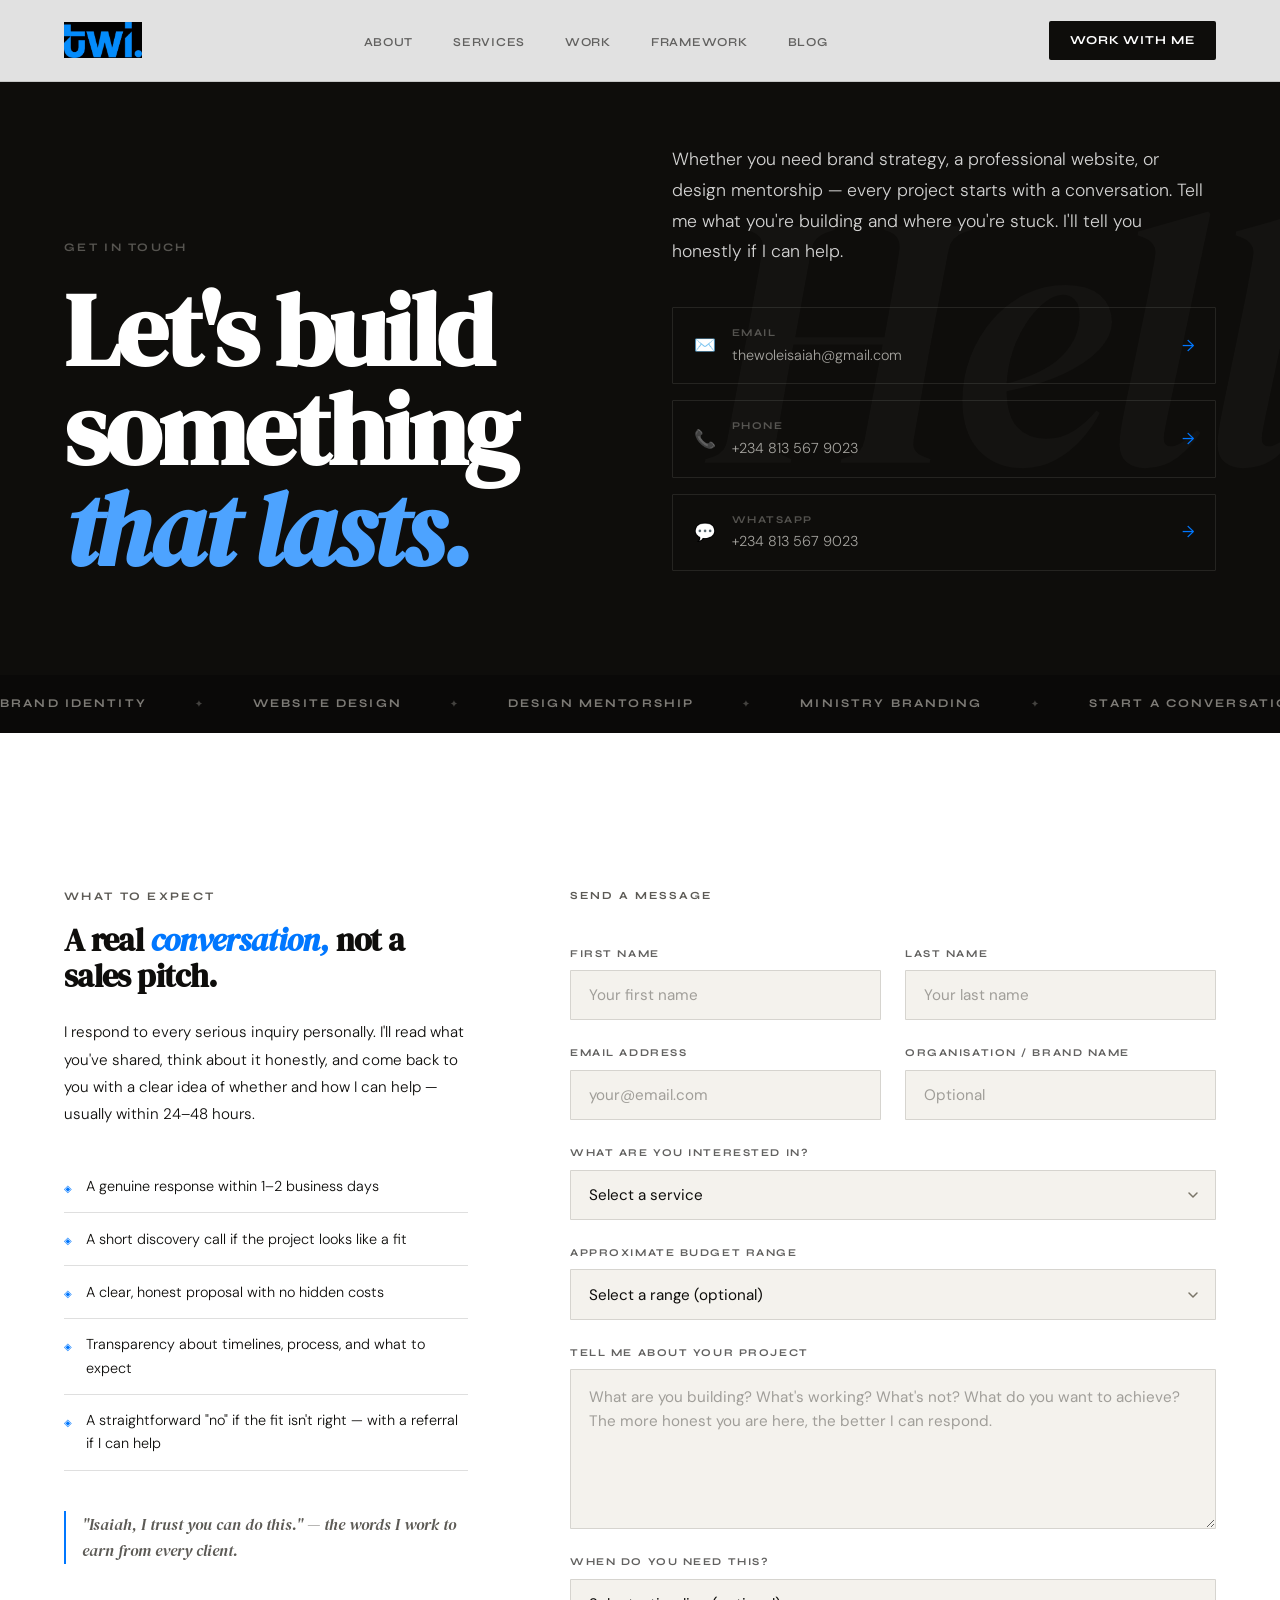
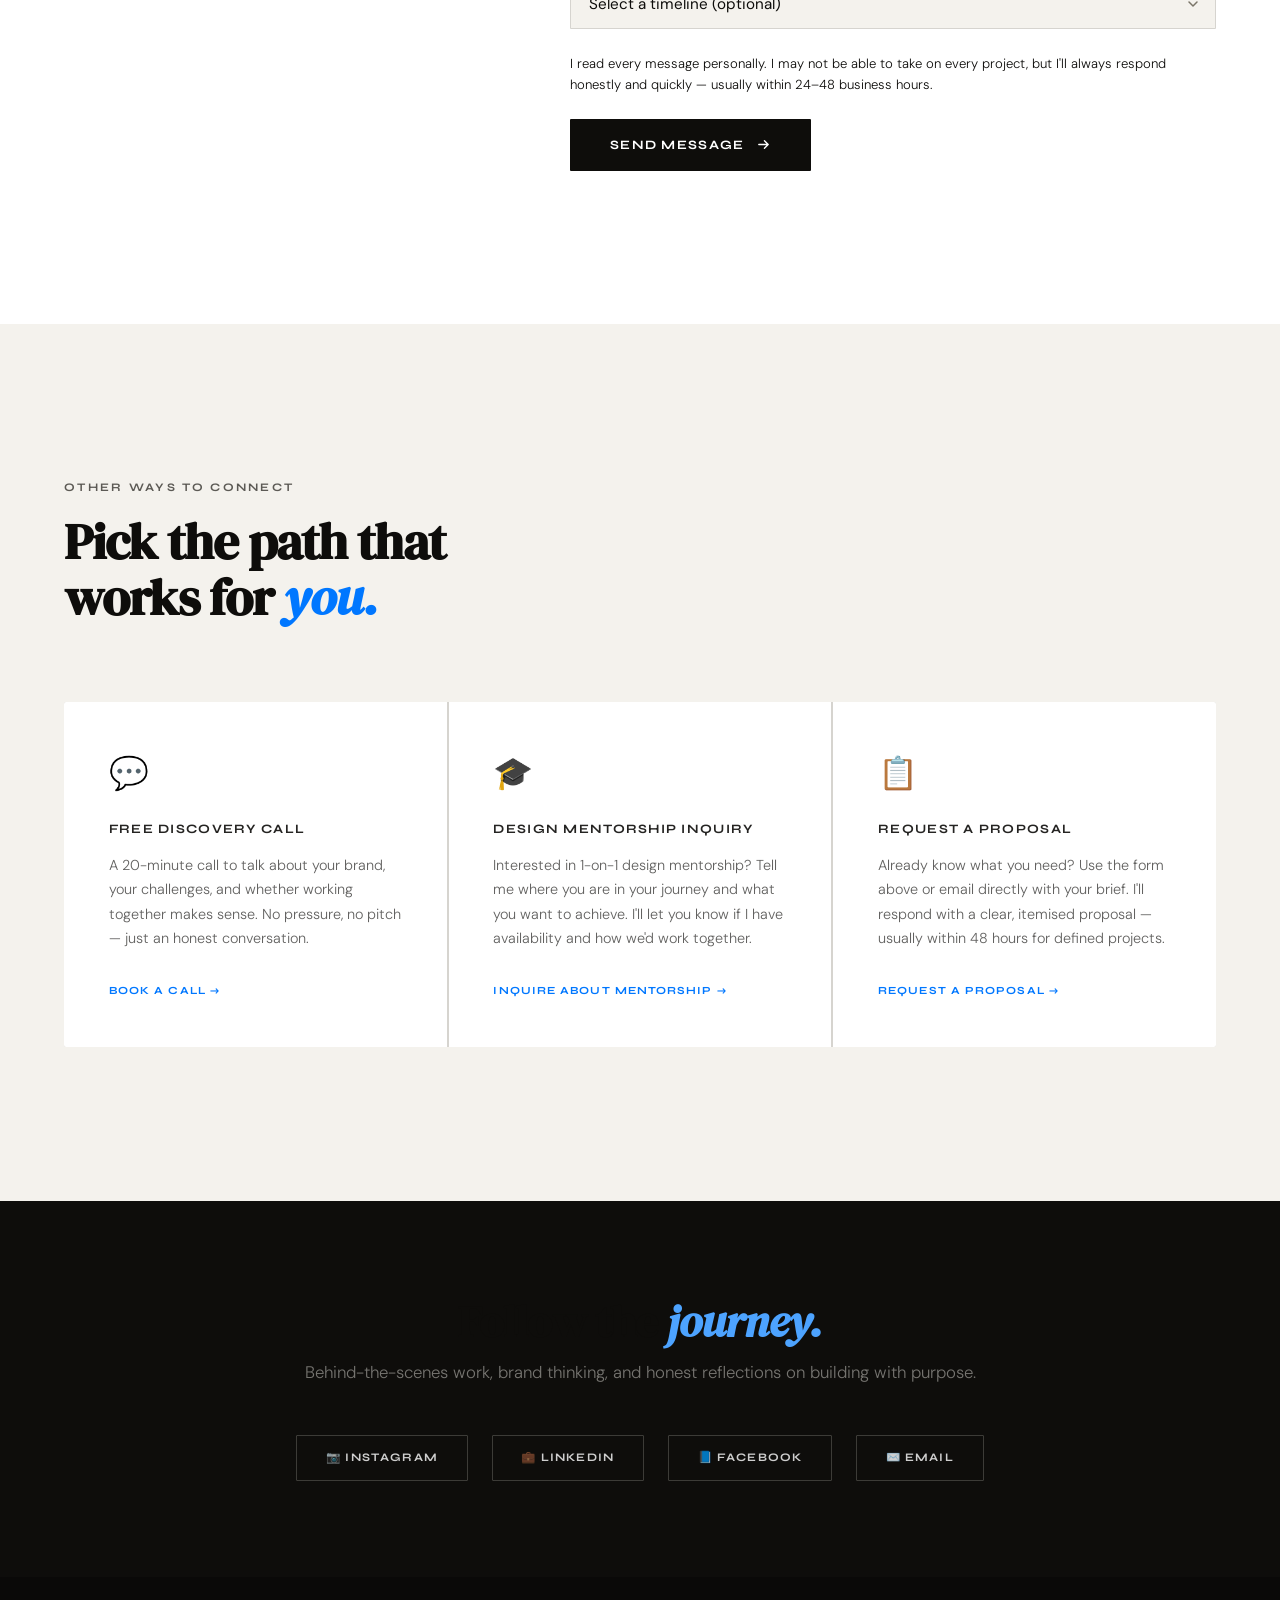
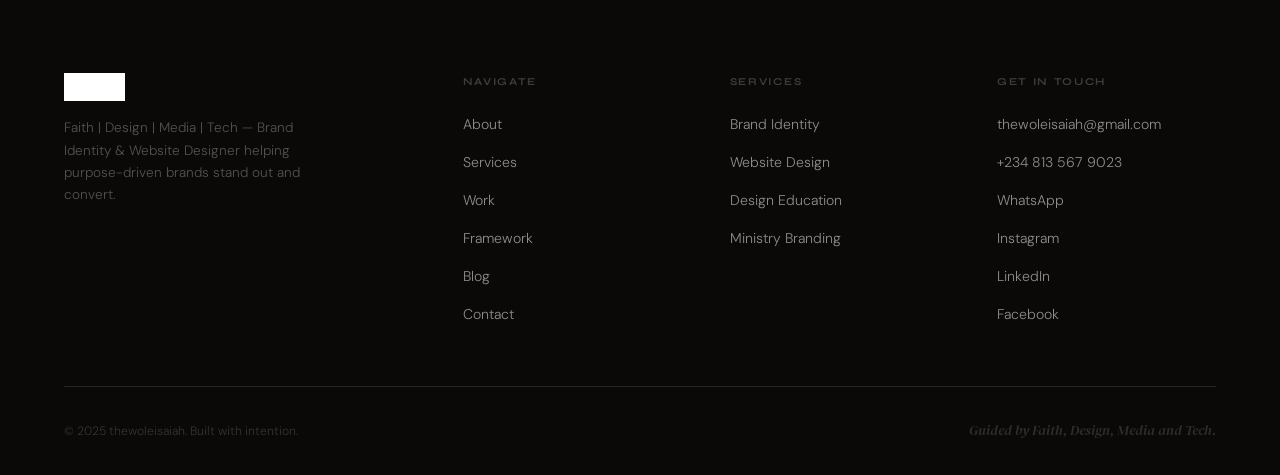
<file: thewoleisaiah-website (1)/thewoleisaiah/contact.html>
<!DOCTYPE html>
<html lang="en">
<head>
<meta charset="UTF-8"/>
<meta name="viewport" content="width=device-width, initial-scale=1.0"/>
<title>Contact — thewoleisaiah | Work With Me</title>
<meta name="description" content="Start a conversation about brand identity, website design, or design mentorship. Let's build something clear, credible, and built to last."/>
<link rel="stylesheet" href="css/styles.css"/>
<style>
/* ── CONTACT PAGE ──────────────────────────────────── */
.contact-hero {
  background: var(--ink);
  color: var(--paper);
  padding: 9rem var(--gap) 6rem;
  position: relative;
  overflow: hidden;
}
.contact-hero-bg {
  position: absolute; top: 50%; left: 55%;
  transform: translateY(-50%);
  font-family: var(--serif);
  font-size: clamp(12rem, 28vw, 30rem);
  color: rgba(245,242,236,0.025);
  pointer-events: none; user-select: none;
  font-style: italic; line-height: 1;
}
.contact-hero-inner {
  max-width: var(--max);
  margin: 0 auto;
  position: relative;
  z-index: 1;
  display: grid;
  grid-template-columns: 1fr 1fr;
  gap: 4rem;
  align-items: end;
}
.contact-hero-headline {
  font-family: var(--serif);
  font-size: var(--fs-display);
  line-height: 0.97;
  letter-spacing: -0.03em;
  color: var(--paper);
}
.contact-hero-headline em { font-style: italic; color: var(--accent-lt); }
.contact-hero-right { padding-bottom: 0.5rem; }
.contact-hero-text { font-size: 1.1rem; color: rgba(255,255,255,0.82); line-height: 1.75; font-weight: 300; margin-bottom: 2.5rem; }
.contact-quick-links { display: flex; flex-direction: column; gap: 1rem; }
.quick-link {
  display: flex;
  align-items: center;
  gap: 1rem;
  padding: 1rem 1.3rem;
  border: 1px solid rgba(245,242,236,0.1);
  border-radius: 1px;
  transition: border-color 0.2s, background 0.2s;
  text-decoration: none;
}
.quick-link:hover { border-color: var(--accent); background: rgba(0,119,255,0.06); }
.quick-link-icon { font-size: 1.1rem; flex-shrink: 0; }
.quick-link-text { flex: 1; }
.quick-link-label { font-family: var(--syne); font-size: 0.65rem; font-weight: 700; letter-spacing: 0.14em; text-transform: uppercase; color: rgba(245,242,236,0.3); margin-bottom: 0.15rem; }
.quick-link-value { font-size: 0.9rem; color: rgba(245,242,236,0.65); font-weight: 300; }
.quick-link-arrow { color: var(--accent); font-size: 1rem; }

/* Main form section */
.contact-main {
  padding: var(--section) var(--gap);
  max-width: var(--max);
  margin: 0 auto;
  display: grid;
  grid-template-columns: 1fr 1.6fr;
  gap: clamp(3rem, 8vw, 8rem);
  align-items: start;
}
.contact-sidebar { position: sticky; top: 8rem; }
.contact-sidebar-title { font-family: var(--serif); font-size: clamp(1.5rem,2.5vw,2.2rem); letter-spacing: -0.02em; line-height: 1.15; margin-bottom: 1.5rem; }
.contact-sidebar-title em { font-style: italic; color: var(--accent); }
.contact-sidebar-body { font-size: 0.95rem; color: var(--ink); opacity: 0.65; line-height: 1.8; font-weight: 300; margin-bottom: 2rem; }
.expect-list { list-style: none; }
.expect-item { display: flex; gap: 0.9rem; padding: 0.9rem 0; border-bottom: 1px solid var(--line); font-size: 0.9rem; color: var(--ink); opacity: 0.65; font-weight: 300; line-height: 1.6; }
.expect-item::before { content: '◈'; color: var(--accent); font-size: 0.6rem; flex-shrink: 0; margin-top: 0.35rem; }

/* Form */
.contact-form-wrap {}
.form-title { font-family: var(--syne); font-size: 0.68rem; font-weight: 700; letter-spacing: 0.18em; text-transform: uppercase; color: var(--muted); margin-bottom: 2.5rem; }
.contact-form { display: flex; flex-direction: column; gap: 1.5rem; }
.form-row { display: grid; grid-template-columns: 1fr 1fr; gap: 1.5rem; }
.form-group { display: flex; flex-direction: column; gap: 0.5rem; }
.form-label {
  font-family: var(--syne);
  font-size: 0.65rem;
  font-weight: 700;
  letter-spacing: 0.15em;
  text-transform: uppercase;
  color: var(--ink);
  opacity: 0.65;
}
.form-input,
.form-select,
.form-textarea {
  background: var(--warm);
  border: 1.5px solid var(--line);
  border-radius: 1px;
  padding: 0.9rem 1.1rem;
  font-family: var(--sans);
  font-size: 0.95rem;
  color: var(--ink);
  outline: none;
  transition: border-color 0.2s, background 0.2s;
  width: 100%;
  -webkit-appearance: none;
  appearance: none;
}
.form-input:focus, .form-select:focus, .form-textarea:focus {
  border-color: var(--accent);
  background: #ffffff;
  outline: none;
  box-shadow: 0 0 0 3px rgba(0,119,255,0.1);
}
.form-input::placeholder, .form-textarea::placeholder { color: var(--muted); opacity: 0.55; }
.form-textarea { resize: vertical; min-height: 160px; line-height: 1.6; }
.form-select { background-image: url("data:image/svg+xml,%3Csvg xmlns='http://www.w3.org/2000/svg' width='12' height='12' viewBox='0 0 12 12'%3E%3Cpath d='M2 4l4 4 4-4' stroke='%237a7568' stroke-width='1.5' fill='none' stroke-linecap='round' stroke-linejoin='round'/%3E%3C/svg%3E"); background-repeat: no-repeat; background-position: right 1rem center; padding-right: 2.5rem; }
.form-note { font-size: 0.82rem; color: var(--ink); opacity: 0.5; line-height: 1.6; font-weight: 300; }
.form-submit {
  font-family: var(--syne);
  font-size: 0.8rem;
  font-weight: 700;
  letter-spacing: 0.1em;
  text-transform: uppercase;
  background: var(--ink);
  color: var(--paper);
  border: none;
  padding: 1.1rem 2.5rem;
  border-radius: 1px;
  cursor: pointer;
  align-self: flex-start;
  display: flex;
  align-items: center;
  gap: 0.7rem;
  transition: background 0.2s, transform 0.15s;
}
.form-submit:hover { background: var(--accent); transform: translateY(-2px); }
.form-submit svg { transition: transform 0.2s; }
.form-submit:hover svg { transform: translateX(4px); }

/* Success message */
.form-success {
  display: none;
  background: var(--warm);
  border: 1px solid var(--line);
  border-left: 3px solid var(--accent);
  padding: 1.5rem;
  border-radius: 1px;
  font-size: 0.95rem;
  color: var(--ink);
  line-height: 1.65;
}

/* Booking section */
.booking-section {
  background: var(--warm);
  padding: var(--section) var(--gap);
}
.booking-inner { max-width: var(--max); margin: 0 auto; }
.booking-grid {
  display: grid;
  grid-template-columns: 1fr 1fr 1fr;
  gap: 2px;
  background: var(--line);
  border-radius: var(--radius);
  overflow: hidden;
  margin-top: 4rem;
}
.booking-card {
  background: #ffffff;
  padding: clamp(2rem,3.5vw,3rem);
  transition: background 0.2s;
}
.booking-card:hover { background: var(--warm-dark); }
.booking-card-icon { font-size: 2rem; margin-bottom: 1.2rem; }
.booking-card-title { font-family: var(--syne); font-size: 0.8rem; font-weight: 700; letter-spacing: 0.1em; text-transform: uppercase; color: var(--ink); margin-bottom: 0.8rem; opacity: 0.9; }
.booking-card-desc { font-size: 0.9rem; color: var(--ink); opacity: 0.65; line-height: 1.7; font-weight: 300; margin-bottom: 1.5rem; }
.booking-card-cta { font-family: var(--syne); font-size: 0.68rem; font-weight: 700; letter-spacing: 0.1em; text-transform: uppercase; color: var(--accent); display: inline-flex; align-items: center; gap: 0.4rem; }
.booking-card-cta:hover { opacity: 0.7; }

/* Social section */
.social-section {
  background: var(--ink);
  color: var(--paper);
  padding: clamp(4rem,8vw,6rem) var(--gap);
  text-align: center;
}
.social-inner { max-width: var(--max); margin: 0 auto; }
.social-headline { font-family: var(--serif); font-size: clamp(1.8rem,3.5vw,3rem); letter-spacing: -0.02em; margin-bottom: 0.8rem; line-height: 1.1; }
.social-headline em { font-style: italic; color: var(--accent-lt); }
.social-sub { color: rgba(245,242,236,0.45); font-weight: 300; margin-bottom: 3rem; }
.social-row { display: flex; justify-content: center; gap: 1.5rem; flex-wrap: wrap; }
.social-btn {
  font-family: var(--syne);
  font-size: 0.72rem;
  font-weight: 700;
  letter-spacing: 0.1em;
  text-transform: uppercase;
  padding: 0.8rem 1.8rem;
  border: 1px solid rgba(245,242,236,0.2);
  border-radius: 1px;
  color: rgba(255,255,255,0.8);
  transition: all 0.2s;
  display: inline-flex;
  align-items: center;
  gap: 0.6rem;
}
.social-btn:hover { border-color: var(--accent); color: var(--paper); background: rgba(0,119,255,0.1); }

@media (max-width: 960px) {
  .contact-hero-inner { grid-template-columns: 1fr; }
  .contact-main { grid-template-columns: 1fr; }
  .contact-sidebar { position: static; }
  .form-row { grid-template-columns: 1fr; }
  .booking-grid { grid-template-columns: 1fr; }
}
</style>
</head>
<body>

<nav class="site-nav">
  <a href="index.html" class="nav-logo"><img src="assets/logo.png" alt="thewoleisaiah"/></a>
  <ul class="nav-links">
    <li><a href="about.html">About</a></li>
    <li><a href="services.html">Services</a></li>
    <li><a href="work.html">Work</a></li>
    <li><a href="framework.html">Framework</a></li>
    <li><a href="blog.html">Blog</a></li>
  </ul>
  <div class="nav-right">
    <a href="contact.html" class="nav-cta">Work With Me</a>
    <div class="nav-hamburger"><span></span><span></span><span></span></div>
  </div>
</nav>
<div class="mobile-nav">
  <span class="mobile-nav-close">Close ✕</span>
  <a href="about.html">About</a><a href="services.html">Services</a><a href="work.html">Work</a><a href="framework.html">Framework</a><a href="blog.html">Blog</a><a href="contact.html">Contact</a>
</div>

<!-- HERO -->
<section class="contact-hero">
  <div class="contact-hero-bg" aria-hidden="true">Hello</div>
  <div class="contact-hero-inner">
    <div>
      <span class="label label--light reveal" style="margin-bottom:1.5rem;display:block;">Get In Touch</span>
      <h1 class="contact-hero-headline reveal reveal-delay-1">Let's build<br>something<br><em>that lasts.</em></h1>
    </div>
    <div class="contact-hero-right reveal reveal-delay-2">
      <p class="contact-hero-text">Whether you need brand strategy, a professional website, or design mentorship — every project starts with a conversation. Tell me what you're building and where you're stuck. I'll tell you honestly if I can help.</p>
      <div class="contact-quick-links">
        <a href="mailto:thewoleisaiah@gmail.com" class="quick-link">
          <span class="quick-link-icon">✉️</span>
          <div class="quick-link-text">
            <div class="quick-link-label">Email</div>
            <div class="quick-link-value">thewoleisaiah@gmail.com</div>
          </div>
          <span class="quick-link-arrow">→</span>
        </a>
        <a href="tel:+2348135679023" class="quick-link">
          <span class="quick-link-icon">📞</span>
          <div class="quick-link-text">
            <div class="quick-link-label">Phone</div>
            <div class="quick-link-value">+234 813 567 9023</div>
          </div>
          <span class="quick-link-arrow">→</span>
        </a>
        <a href="https://wa.me/2348135679023" target="_blank" rel="noopener" class="quick-link">
          <span class="quick-link-icon">💬</span>
          <div class="quick-link-text">
            <div class="quick-link-label">WhatsApp</div>
            <div class="quick-link-value">+234 813 567 9023</div>
          </div>
          <span class="quick-link-arrow">→</span>
        </a>
      </div>
    </div>
  </div>
</section>

<div class="marquee-wrap" aria-hidden="true">
  <div class="marquee-track">
    <span class="marquee-item">Brand Identity</span><span class="marquee-item">Website Design</span><span class="marquee-item">Design Mentorship</span><span class="marquee-item">Ministry Branding</span><span class="marquee-item">Start a Conversation</span><span class="marquee-item">Faith · Design · Media · Tech</span>
    <span class="marquee-item">Brand Identity</span><span class="marquee-item">Website Design</span><span class="marquee-item">Design Mentorship</span><span class="marquee-item">Ministry Branding</span><span class="marquee-item">Start a Conversation</span><span class="marquee-item">Faith · Design · Media · Tech</span>
  </div>
</div>

<!-- MAIN FORM + SIDEBAR -->
<section class="contact-main">
  <div class="contact-sidebar">
    <span class="label reveal" style="margin-bottom:1rem;display:block;">What to Expect</span>
    <h2 class="contact-sidebar-title reveal">A real <em>conversation,</em> not a sales pitch.</h2>
    <p class="contact-sidebar-body reveal">I respond to every serious inquiry personally. I'll read what you've shared, think about it honestly, and come back to you with a clear idea of whether and how I can help — usually within 24–48 hours.</p>
    <ul class="expect-list">
      <li class="expect-item reveal">A genuine response within 1–2 business days</li>
      <li class="expect-item reveal">A short discovery call if the project looks like a fit</li>
      <li class="expect-item reveal">A clear, honest proposal with no hidden costs</li>
      <li class="expect-item reveal">Transparency about timelines, process, and what to expect</li>
      <li class="expect-item reveal">A straightforward "no" if the fit isn't right — with a referral if I can help</li>
    </ul>
    <div style="margin-top:2.5rem;" class="reveal">
      <p style="font-family:var(--serif);font-size:1rem;font-style:italic;color:var(--muted);line-height:1.65;border-left:2px solid var(--accent);padding-left:1rem;">"Isaiah, I trust you can do this." — the words I work to earn from every client.</p>
    </div>
  </div>

  <div class="contact-form-wrap">
    <div class="form-title reveal">Send a Message</div>
    <div class="form-success" id="formSuccess">
      <strong>Message received.</strong> I'll read this carefully and get back to you within 1–2 business days. Looking forward to the conversation.
    </div>
    <form class="contact-form" id="contactForm" name="contact" method="POST" data-netlify="true" netlify-honeypot="bot-field">
      <input type="hidden" name="form-name" value="contact"/>
      <p style="display:none;"><input name="bot-field"/></p>
      <div class="form-row reveal">
        <div class="form-group">
          <label class="form-label" for="fname">First Name</label>
          <input class="form-input" type="text" id="fname" name="first-name" placeholder="Your first name" required/>
        </div>
        <div class="form-group">
          <label class="form-label" for="lname">Last Name</label>
          <input class="form-input" type="text" id="lname" name="last-name" placeholder="Your last name" required/>
        </div>
      </div>
      <div class="form-row reveal">
        <div class="form-group">
          <label class="form-label" for="email">Email Address</label>
          <input class="form-input" type="email" id="email" name="email" placeholder="your@email.com" required/>
        </div>
        <div class="form-group">
          <label class="form-label" for="org">Organisation / Brand Name</label>
          <input class="form-input" type="text" id="org" name="organisation" placeholder="Optional"/>
        </div>
      </div>
      <div class="form-group reveal">
        <label class="form-label" for="service">What are you interested in?</label>
        <select class="form-select" id="service" name="service" required>
          <option value="" disabled selected>Select a service</option>
          <option value="brand">Brand Identity &amp; Strategy</option>
          <option value="web">Website Design &amp; Development</option>
          <option value="education">Design Education &amp; Mentorship</option>
          <option value="ministry">Ministry &amp; Faith-Based Branding</option>
          <option value="content">Social Media &amp; Content Systems</option>
          <option value="other">Something else / Not sure yet</option>
        </select>
      </div>
      <div class="form-group reveal">
        <label class="form-label" for="budget">Approximate Budget Range</label>
        <select class="form-select" id="budget" name="budget">
          <option value="" disabled selected>Select a range (optional)</option>
          <option value="under-100k">Under ₦100,000</option>
          <option value="100-300k">₦100,000 – ₦300,000</option>
          <option value="300-600k">₦300,000 – ₦600,000</option>
          <option value="600k-1m">₦600,000 – ₦1,000,000</option>
          <option value="above-1m">Above ₦1,000,000</option>
          <option value="international">International pricing (USD/GBP)</option>
        </select>
      </div>
      <div class="form-group reveal">
        <label class="form-label" for="message">Tell me about your project</label>
        <textarea class="form-textarea" id="message" name="message" placeholder="What are you building? What's working? What's not? What do you want to achieve? The more honest you are here, the better I can respond." required></textarea>
      </div>
      <div class="form-group reveal">
        <label class="form-label" for="timeline">When do you need this?</label>
        <select class="form-select" id="timeline" name="timeline">
          <option value="" disabled selected>Select a timeline (optional)</option>
          <option value="asap">As soon as possible</option>
          <option value="1-month">Within the next month</option>
          <option value="1-3-months">1–3 months from now</option>
          <option value="3-plus">3+ months / still planning</option>
        </select>
      </div>
      <p class="form-note reveal">I read every message personally. I may not be able to take on every project, but I'll always respond honestly and quickly — usually within 24–48 business hours.</p>
      <button type="submit" class="form-submit reveal">
        Send Message
        <svg width="15" height="15" viewBox="0 0 16 16" fill="none"><path d="M3 8h10M9 4l4 4-4 4" stroke="currentColor" stroke-width="1.5" stroke-linecap="round" stroke-linejoin="round"/></svg>
      </button>
    </form>
  </div>
</section>

<!-- BOOKING OPTIONS -->
<section class="booking-section">
  <div class="booking-inner">
    <div class="section-header">
      <span class="label section-header__label reveal">Other Ways to Connect</span>
      <h2 class="section-header__headline reveal">Pick the path that<br>works for <em>you.</em></h2>
    </div>
    <div class="booking-grid">
      <div class="booking-card reveal">
        <div class="booking-card-icon">💬</div>
        <div class="booking-card-title">Free Discovery Call</div>
        <p class="booking-card-desc">A 20-minute call to talk about your brand, your challenges, and whether working together makes sense. No pressure, no pitch — just an honest conversation.</p>
        <a href="mailto:thewoleisaiah@gmail.com?subject=Discovery Call Request" class="booking-card-cta">Book a Call →</a>
      </div>
      <div class="booking-card reveal reveal-delay-1">
        <div class="booking-card-icon">🎓</div>
        <div class="booking-card-title">Design Mentorship Inquiry</div>
        <p class="booking-card-desc">Interested in 1-on-1 design mentorship? Tell me where you are in your journey and what you want to achieve. I'll let you know if I have availability and how we'd work together.</p>
        <a href="mailto:thewoleisaiah@gmail.com?subject=Mentorship Inquiry" class="booking-card-cta">Inquire About Mentorship →</a>
      </div>
      <div class="booking-card reveal reveal-delay-2">
        <div class="booking-card-icon">📋</div>
        <div class="booking-card-title">Request a Proposal</div>
        <p class="booking-card-desc">Already know what you need? Use the form above or email directly with your brief. I'll respond with a clear, itemised proposal — usually within 48 hours for defined projects.</p>
        <a href="mailto:thewoleisaiah@gmail.com?subject=Project Proposal Request" class="booking-card-cta">Request a Proposal →</a>
      </div>
    </div>
  </div>
</section>

<!-- SOCIAL -->
<section class="social-section">
  <div class="social-inner">
    <h2 class="social-headline reveal">Follow the <em>journey.</em></h2>
    <p class="social-sub reveal">Behind-the-scenes work, brand thinking, and honest reflections on building with purpose.</p>
    <div class="social-row reveal">
      <a href="https://www.instagram.com/thewoleisaiah" target="_blank" rel="noopener" class="social-btn">📷 Instagram</a>
      <a href="https://www.linkedin.com/in/thewoleisaiah" target="_blank" rel="noopener" class="social-btn">💼 LinkedIn</a>
      <a href="https://www.facebook.com/thewoleisaiah" target="_blank" rel="noopener" class="social-btn">📘 Facebook</a>
      <a href="mailto:thewoleisaiah@gmail.com" class="social-btn">✉️ Email</a>
    </div>
  </div>
</section>

<footer class="site-footer">
  <div class="footer-inner">
    <div class="footer-top">
      <div>
        <img src="assets/logo.png" alt="thewoleisaiah" class="footer-logo"/>
        <p class="footer-tagline">Faith | Design | Media | Tech &mdash; Brand Identity &amp; Website Designer helping purpose-driven brands stand out and convert.</p>
      </div>
      <div>
        <div class="footer-col-title">Navigate</div>
        <ul class="footer-links">
          <li><a href="about.html">About</a></li>
          <li><a href="services.html">Services</a></li>
          <li><a href="work.html">Work</a></li>
          <li><a href="framework.html">Framework</a></li>
          <li><a href="blog.html">Blog</a></li>
          <li><a href="contact.html">Contact</a></li>
        </ul>
      </div>
      <div>
        <div class="footer-col-title">Services</div>
        <ul class="footer-links">
          <li><a href="services.html">Brand Identity</a></li>
          <li><a href="services.html">Website Design</a></li>
          <li><a href="services.html">Design Education</a></li>
          <li><a href="services.html">Ministry Branding</a></li>
        </ul>
      </div>
      <div>
        <div class="footer-col-title">Get In Touch</div>
        <ul class="footer-links">
          <li><a href="mailto:thewoleisaiah@gmail.com">thewoleisaiah@gmail.com</a></li>
          <li><a href="tel:+2348135679023">+234 813 567 9023</a></li>
          <li><a href="https://wa.me/2348135679023" target="_blank" rel="noopener">WhatsApp</a></li>
          <li><a href="https://www.instagram.com/thewoleisaiah" target="_blank" rel="noopener">Instagram</a></li>
          <li><a href="https://www.linkedin.com/in/thewoleisaiah" target="_blank" rel="noopener">LinkedIn</a></li>
          <li><a href="https://www.facebook.com/thewoleisaiah" target="_blank" rel="noopener">Facebook</a></li>
        </ul>
      </div>
    </div>
    <div class="footer-bottom">
      <p class="footer-copy">&copy; 2025 thewoleisaiah. Built with intention.</p>
      <p class="footer-faith">Guided by Faith, Design, Media and Tech.</p>
    </div>
  </div>
</footer>

<script src="js/main.js"></script>
<script>
  const form = document.getElementById('contactForm');
  const success = document.getElementById('formSuccess');
  if (form) {
    form.addEventListener('submit', (e) => {
      e.preventDefault();
      form.style.display = 'none';
      success.style.display = 'block';
      success.scrollIntoView({ behavior: 'smooth', block: 'center' });
    });
  }
</script>
</body>
</html>
</file>
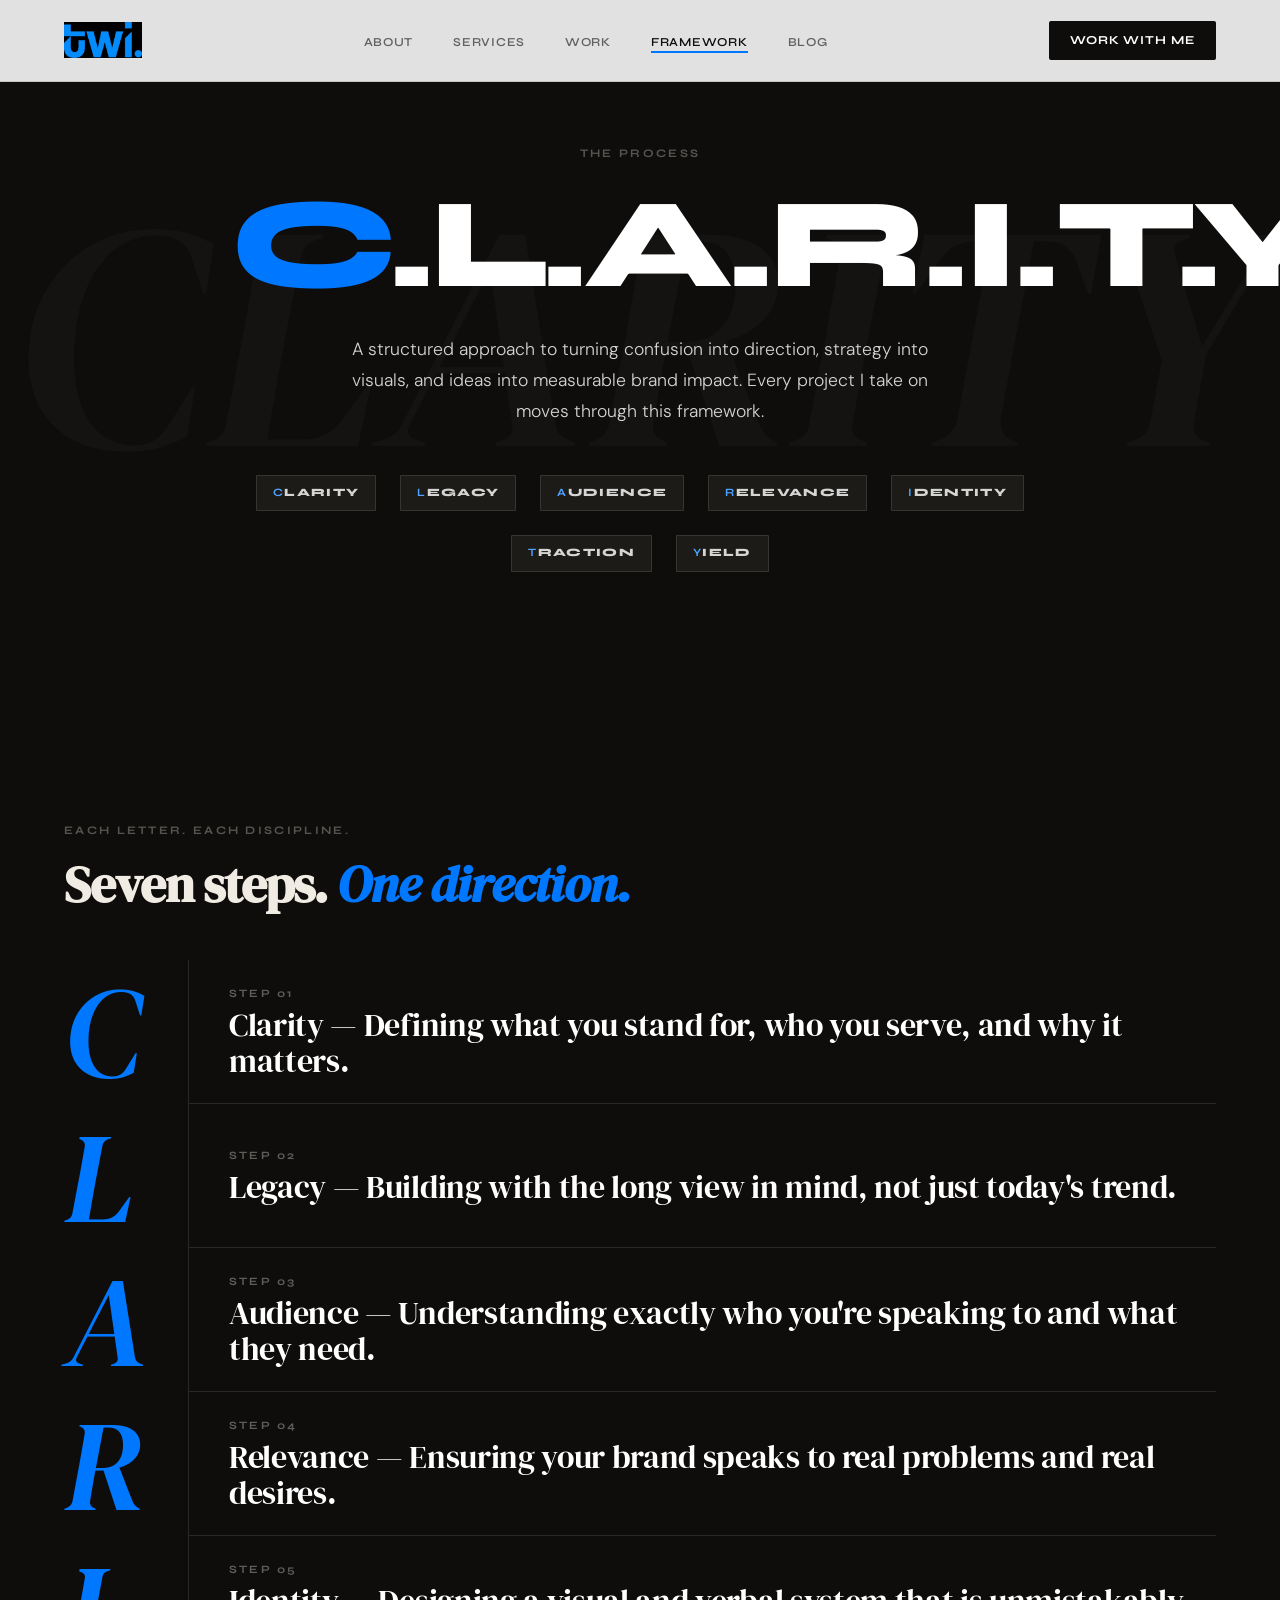
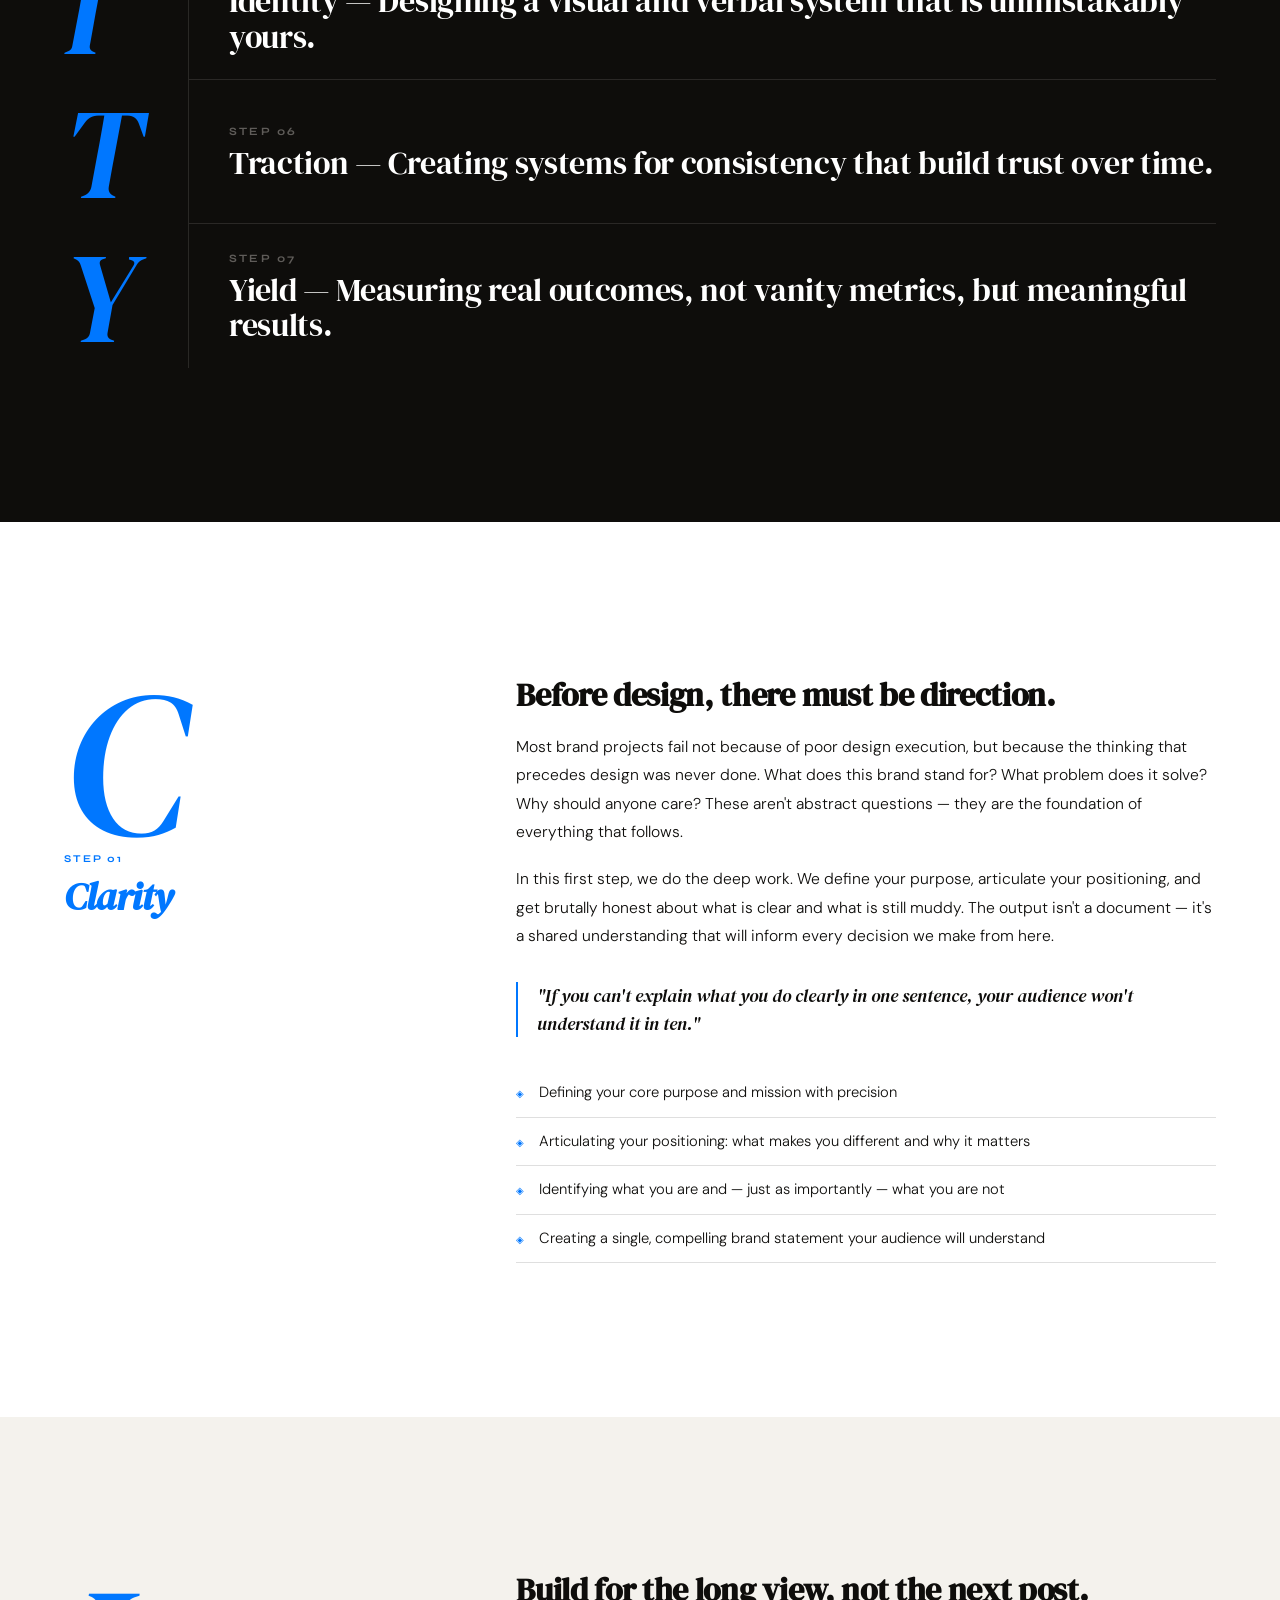
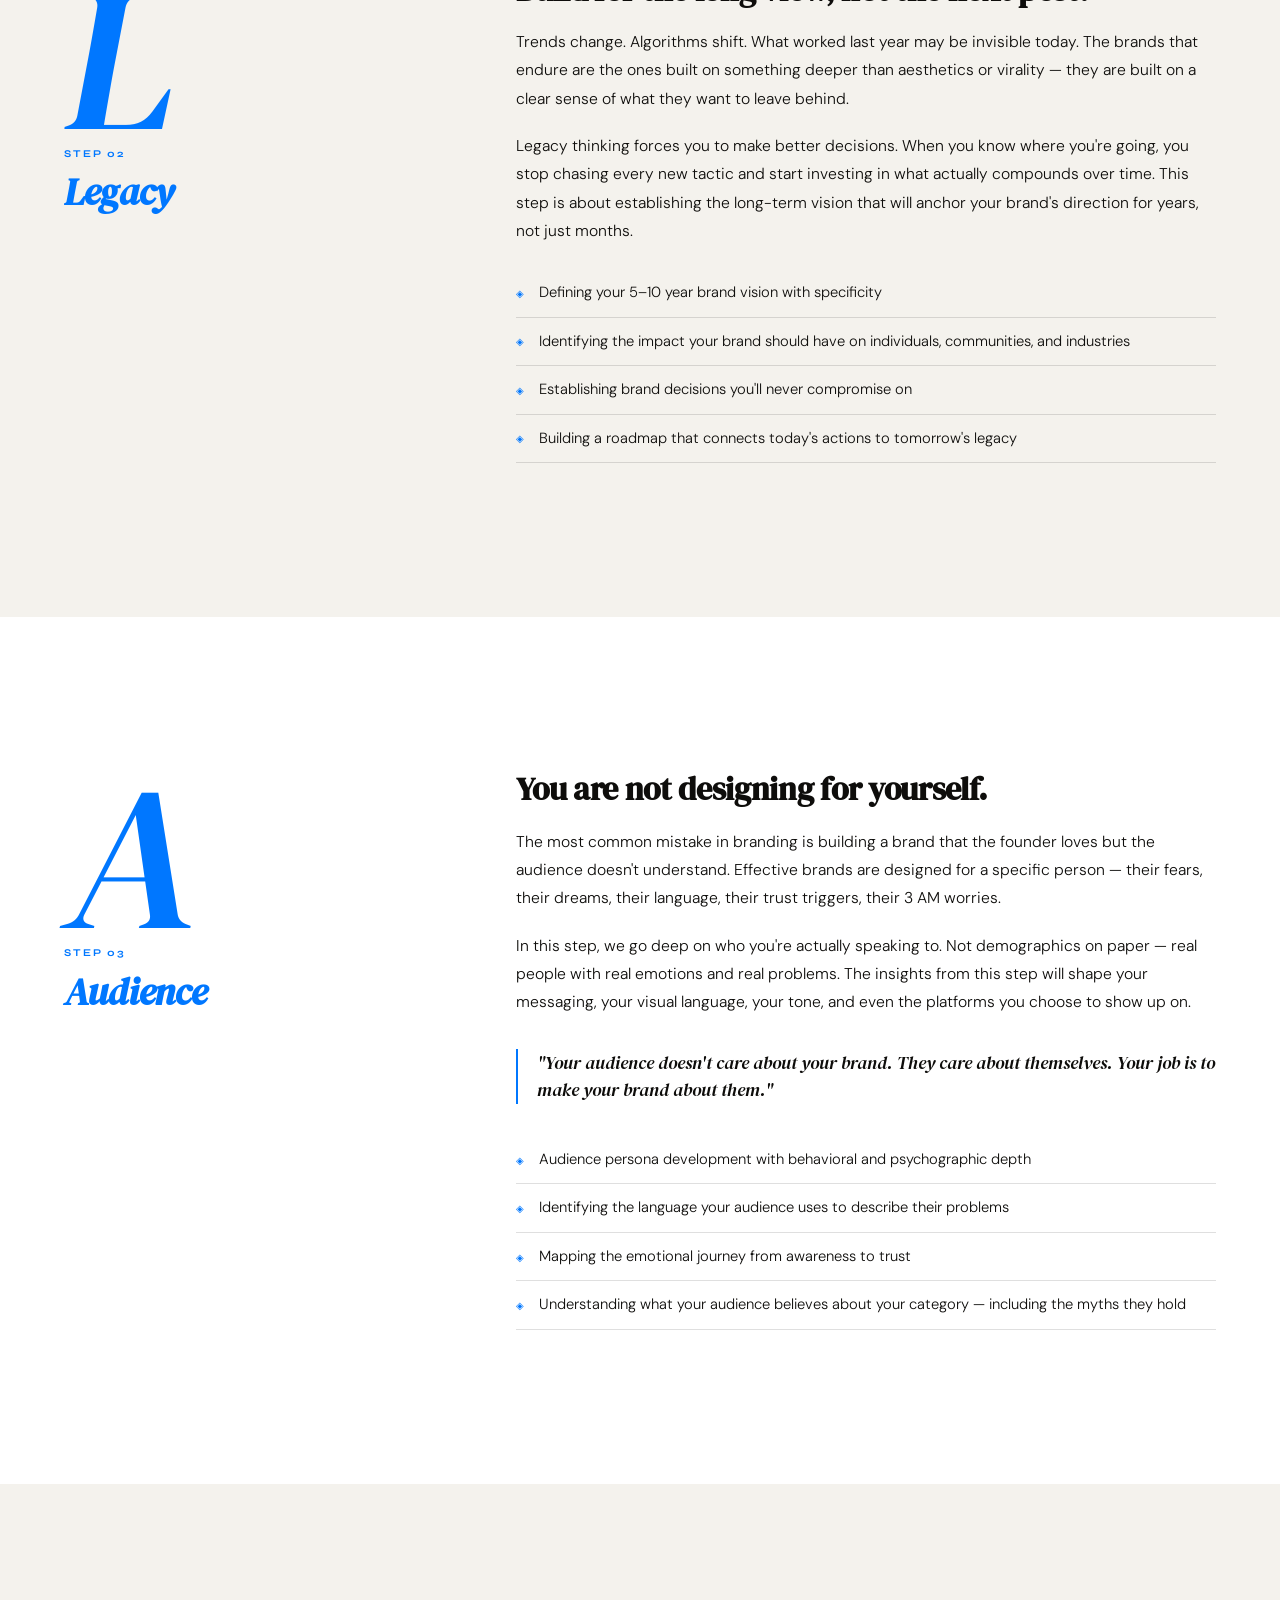
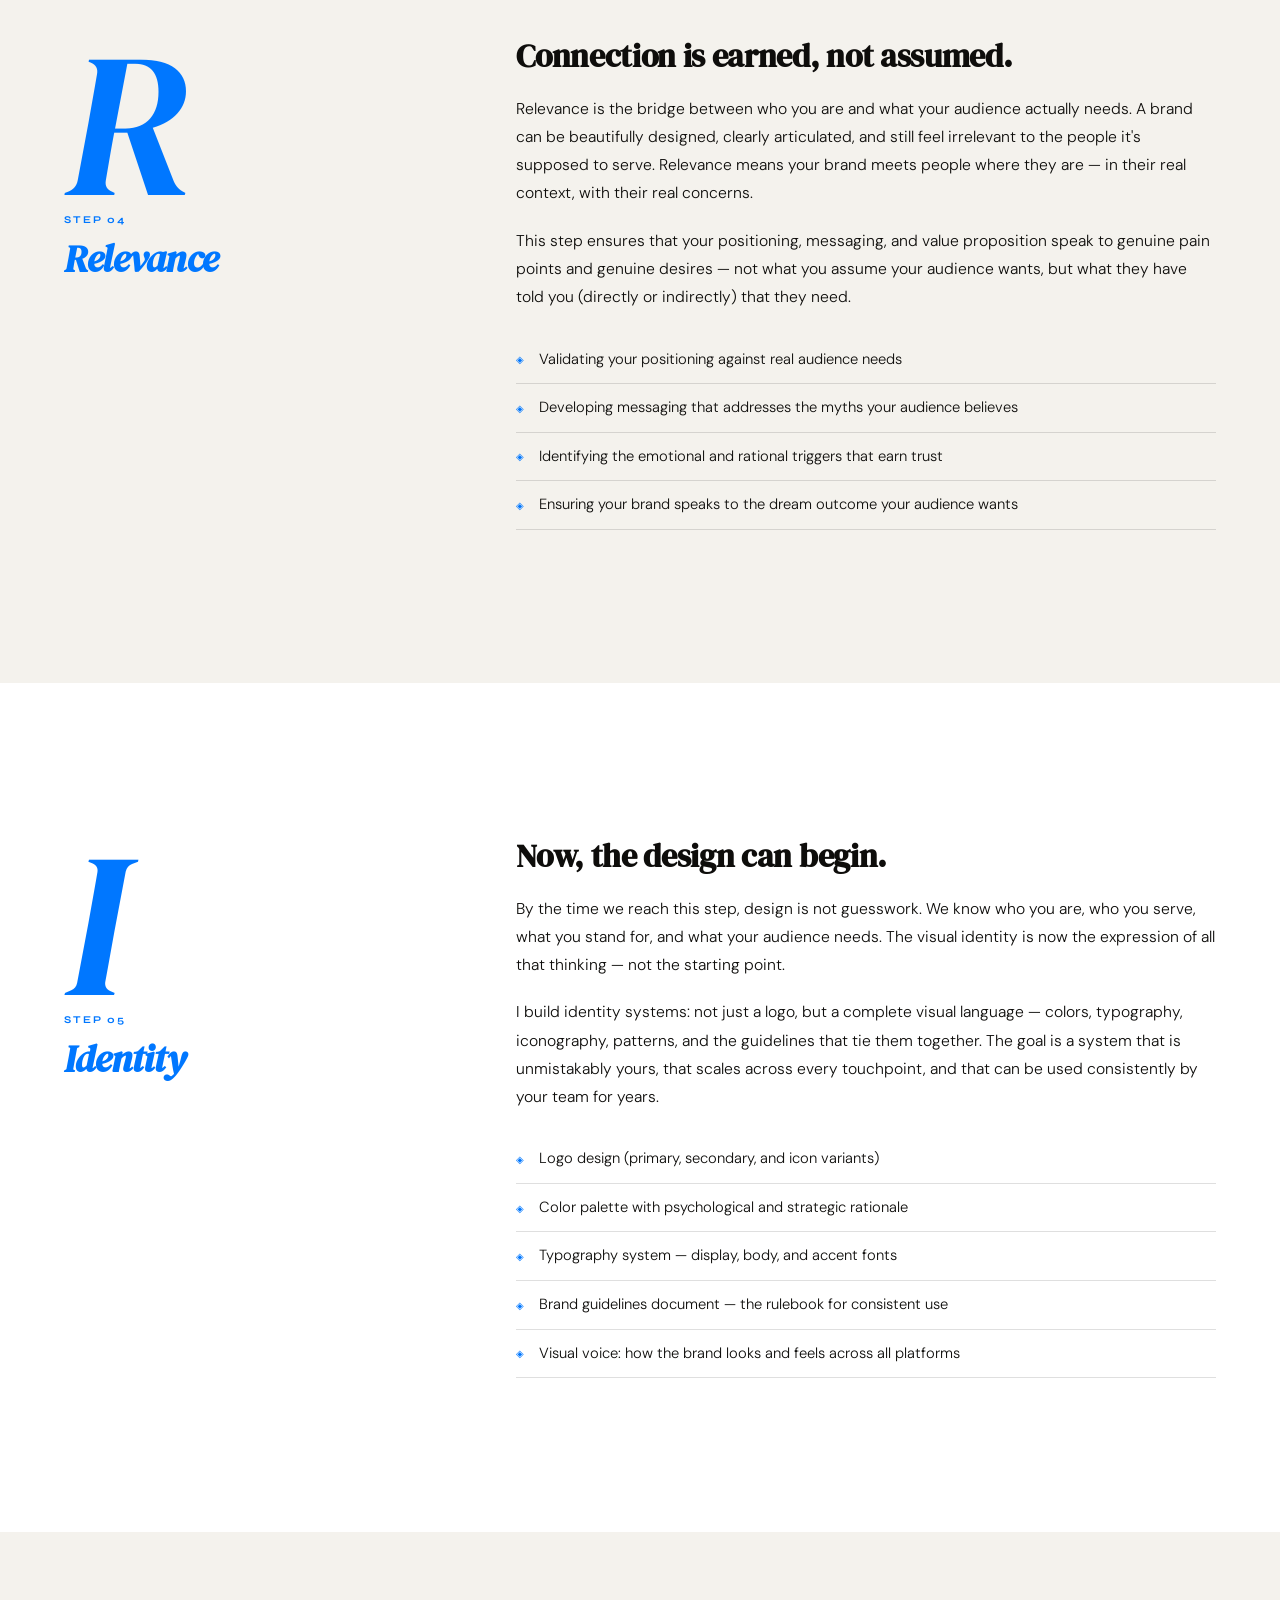
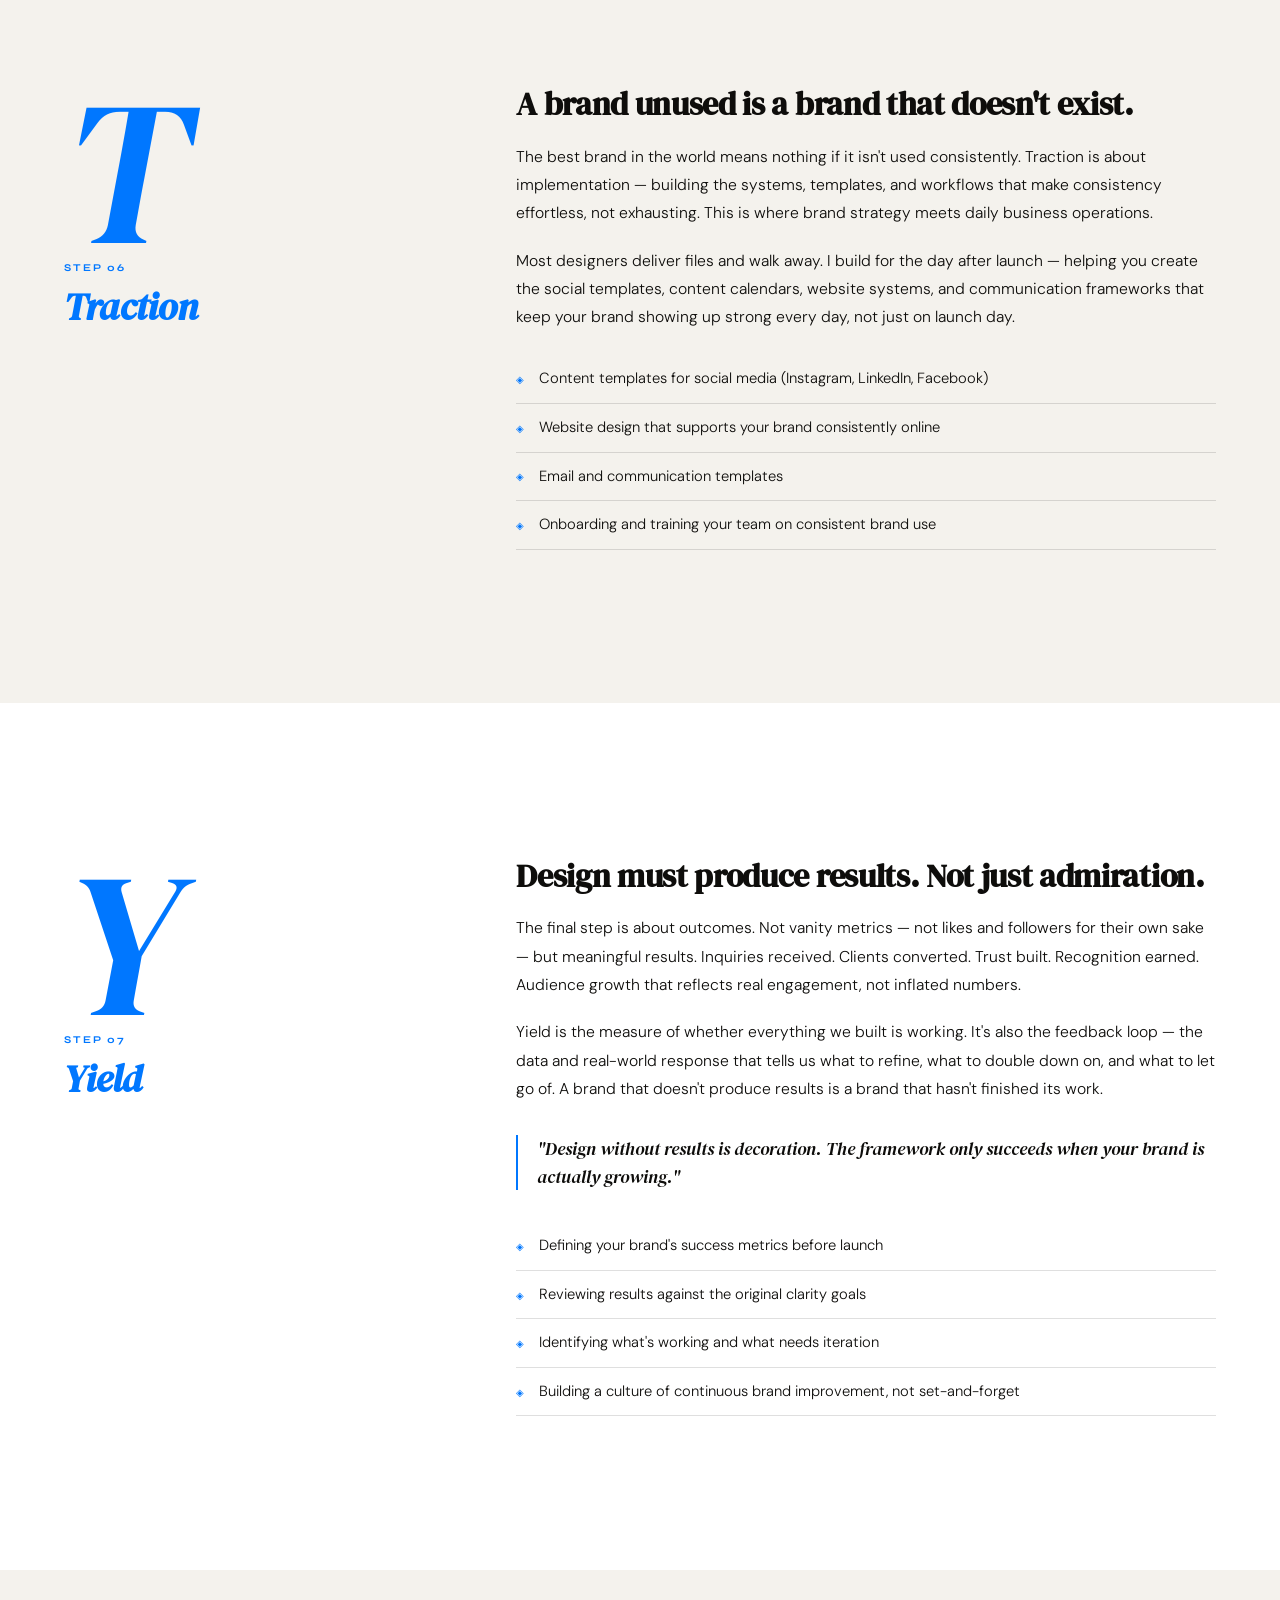
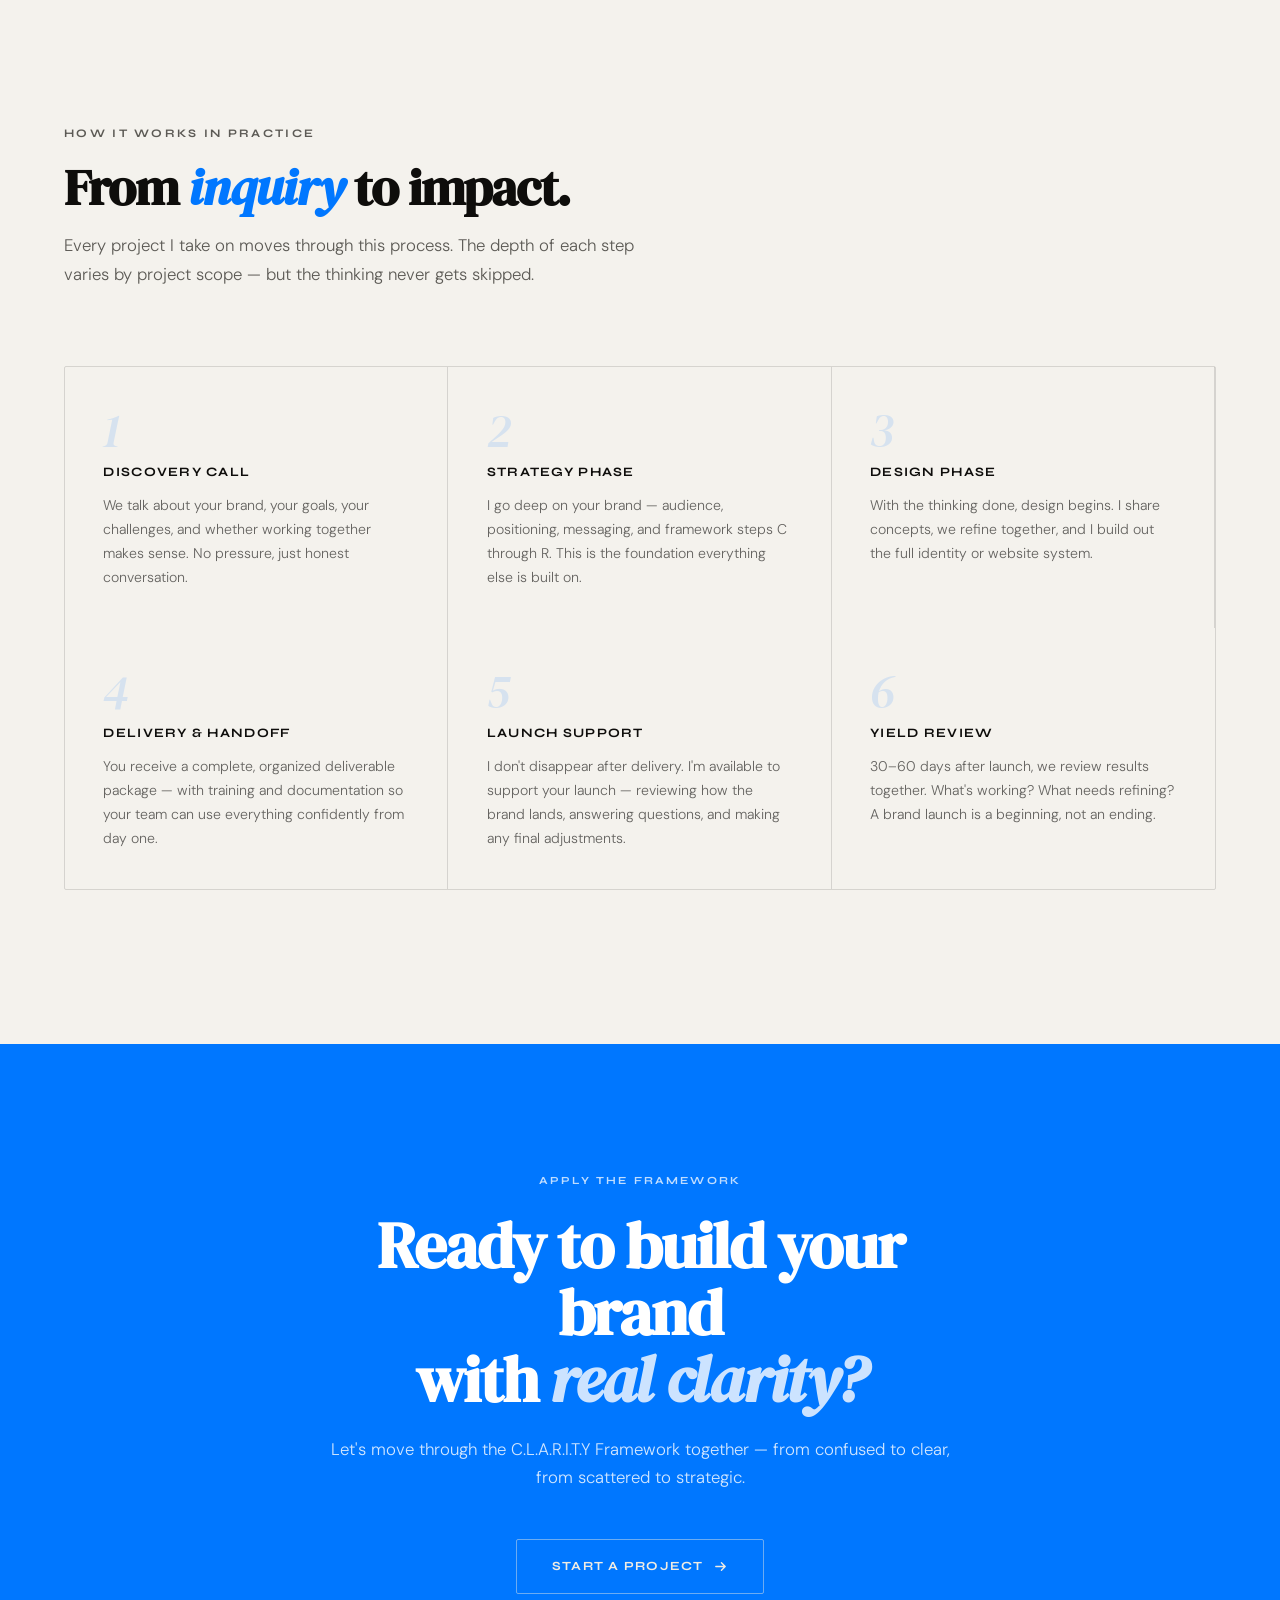
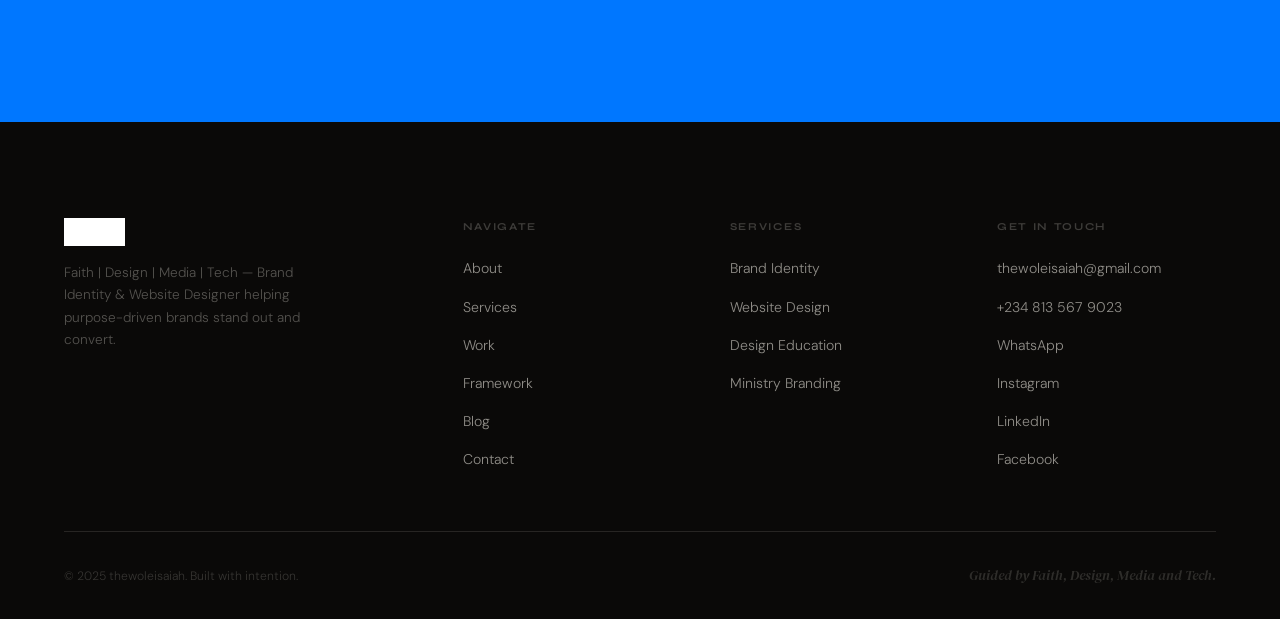
<file: thewoleisaiah-website (1)/thewoleisaiah/framework.html>
<!DOCTYPE html>
<html lang="en">
<head>
<meta charset="UTF-8"/>
<meta name="viewport" content="width=device-width, initial-scale=1.0"/>
<title>The C.L.A.R.I.T.Y Framework — thewoleisaiah</title>
<meta name="description" content="The C.L.A.R.I.T.Y Framework: A structured approach to turning confusion into direction, strategy into visuals, and ideas into measurable brand impact."/>
<link rel="stylesheet" href="css/styles.css"/>
<style>
/* ── FRAMEWORK PAGE ────────────────────────────────── */
.fw-hero {
  background: var(--ink);
  color: var(--paper);
  padding: 9rem var(--gap) 6rem;
  position: relative;
  overflow: hidden;
  text-align: center;
}
.fw-hero-bg {
  position: absolute; top: 50%; left: 50%;
  transform: translate(-50%, -50%);
  font-family: var(--serif);
  font-size: clamp(10rem, 25vw, 28rem);
  color: rgba(245,242,236,0.025);
  pointer-events: none; user-select: none; white-space: nowrap;
  font-style: italic;
}
.fw-hero-inner { position: relative; z-index: 1; max-width: 820px; margin: 0 auto; }
.fw-hero-word {
  font-family: var(--syne);
  font-size: clamp(3rem, 10vw, 9rem);
  font-weight: 800;
  letter-spacing: -0.03em;
  color: var(--paper);
  line-height: 0.9;
  margin-bottom: 2rem;
}
.fw-hero-word span { color: var(--accent); }
.fw-hero-sub { font-size: 1.1rem; color: rgba(255,255,255,0.82); font-weight: 300; max-width: 52ch; margin: 0 auto 3rem; line-height: 1.75; }
.fw-hero-steps { display: flex; justify-content: center; gap: 1.5rem; flex-wrap: wrap; }
.fw-step-pill {
  font-family: var(--syne);
  font-size: 0.7rem;
  font-weight: 800;
  letter-spacing: 0.12em;
  text-transform: uppercase;
  background: rgba(245,242,236,0.06);
  border: 1px solid rgba(245,242,236,0.12);
  padding: 0.5rem 1rem;
  border-radius: 1px;
  color: rgba(255,255,255,0.82);
}
.fw-step-pill strong { color: var(--accent-lt); }

/* Step sections */
.fw-step-section {
  padding: var(--section) var(--gap);
}
.fw-step-section:nth-child(even) { background: var(--warm); }

.fw-step-inner {
  max-width: var(--max);
  margin: 0 auto;
  display: grid;
  grid-template-columns: 1fr 2fr;
  gap: clamp(3rem, 8vw, 9rem);
  align-items: start;
}
.fw-step-left { position: sticky; top: 8rem; }
.fw-step-letter-big {
  font-family: var(--serif);
  font-size: clamp(6rem, 16vw, 14rem);
  color: var(--accent);
  opacity: 0.12;
  line-height: 0.85;
  font-style: italic;
  margin-bottom: 0;
  display: block;
}
.fw-step-num { font-family: var(--syne); font-size: 0.65rem; font-weight: 700; letter-spacing: 0.18em; text-transform: uppercase; color: var(--accent); margin-bottom: 0.6rem; }
.fw-step-title { font-family: var(--serif); font-size: clamp(1.8rem, 3vw, 2.8rem); letter-spacing: -0.02em; line-height: 1.1; margin-bottom: 0.6rem; }
.fw-step-title em { font-style: italic; color: var(--accent); }

.fw-step-right { }
.fw-step-headline { font-family: var(--serif); font-size: clamp(1.3rem,2.5vw,2rem); letter-spacing: -0.01em; margin-bottom: 1.2rem; line-height: 1.2; }
.fw-step-body { font-size: 0.98rem; color: var(--ink); opacity: 0.65; line-height: 1.8; font-weight: 300; margin-bottom: 1.2rem; }
.fw-step-question { font-family: var(--serif); font-size: 1.15rem; font-style: italic; color: var(--ink); opacity: 0.85; border-left: 2px solid var(--accent); padding-left: 1.2rem; margin: 2rem 0; line-height: 1.5; }
.fw-action-list { list-style: none; margin-top: 1.5rem; }
.fw-action-item { display: flex; gap: 0.9rem; padding: 0.75rem 0; border-bottom: 1px solid var(--line); font-size: 0.92rem; color: var(--ink); opacity: 0.65; font-weight: 300; line-height: 1.6; }
.fw-action-item::before { content: '◈'; color: var(--accent); font-size: 0.65rem; flex-shrink: 0; margin-top: 0.3rem; }

/* Full word display */
.fw-word-section {
  background: var(--ink);
  padding: var(--section) var(--gap);
  color: var(--paper);
}
.fw-word-inner { max-width: var(--max); margin: 0 auto; }
.fw-acronym {
  display: grid;
  grid-template-columns: auto 1fr;
  gap: 0;
}
.fw-acronym-row {
  display: contents;
}
.fw-acro-letter {
  font-family: var(--serif);
  font-size: clamp(4rem, 10vw, 9rem);
  color: var(--accent);
  line-height: 1;
  font-style: italic;
  padding: 0.5rem 2.5rem 0.5rem 0;
  border-right: 1px solid var(--dark-line);
}
.fw-acro-content {
  padding: 1.5rem 0 1.5rem 2.5rem;
  display: flex;
  flex-direction: column;
  justify-content: center;
  border-bottom: 1px solid var(--dark-line);
}
.fw-acro-word { font-family: var(--syne); font-size: 0.7rem; font-weight: 700; letter-spacing: 0.2em; text-transform: uppercase; color: rgba(245,242,236,0.35); margin-bottom: 0.3rem; }
.fw-acro-meaning { font-family: var(--serif); font-size: clamp(1.2rem,2.5vw,2rem); color: var(--paper); line-height: 1.1; letter-spacing: -0.01em; }

/* process overview */
.fw-overview {
  padding: var(--section) var(--gap);
  background: var(--warm);
}
.fw-overview-inner { max-width: var(--max); margin: 0 auto; }
.fw-flow {
  display: grid;
  grid-template-columns: repeat(3,1fr);
  gap: 0;
  border: 1px solid var(--line);
  border-radius: var(--radius);
  overflow: hidden;
  margin-top: 4rem;
}
.fw-flow-step {
  padding: clamp(1.8rem,3vw,2.8rem);
  border-right: 1px solid var(--line);
  position: relative;
  transition: background 0.2s;
}
.fw-flow-step:hover { background: var(--paper); }
.fw-flow-step:last-child { border-right: none; }
.fw-flow-arrow { position: absolute; top: 50%; right: -1px; transform: translateY(-50%); color: var(--accent); font-size: 1.2rem; display: none; }
.fw-flow-num { font-family: var(--serif); font-size: 3rem; color: var(--accent); opacity: 0.12; line-height: 1; margin-bottom: 0.5rem; font-style: italic; }
.fw-flow-title { font-family: var(--syne); font-size: 0.8rem; font-weight: 700; letter-spacing: 0.1em; text-transform: uppercase; color: var(--ink); margin-bottom: 0.7rem; }
.fw-flow-body { font-size: 0.88rem; color: var(--ink); opacity: 0.62; line-height: 1.7; font-weight: 300; }

@media (max-width: 960px) {
  .fw-step-inner { grid-template-columns: 1fr; }
  .fw-step-left { position: static; }
  .fw-flow { grid-template-columns: 1fr; }
  .fw-flow-step { border-right: none; border-bottom: 1px solid var(--line); }
  .fw-flow-step:last-child { border-bottom: none; }
  .fw-acronym { grid-template-columns: auto 1fr; }
  .fw-acro-letter { font-size: clamp(2.5rem, 8vw, 5rem); padding-right: 1.5rem; }
  .fw-acro-content { padding-left: 1.5rem; }
}
</style>
</head>
<body>

<nav class="site-nav">
  <a href="index.html" class="nav-logo"><img src="assets/logo.png" alt="thewoleisaiah"/></a>
  <ul class="nav-links">
    <li><a href="about.html">About</a></li>
    <li><a href="services.html">Services</a></li>
    <li><a href="work.html">Work</a></li>
    <li><a href="framework.html">Framework</a></li>
    <li><a href="blog.html">Blog</a></li>
  </ul>
  <div class="nav-right">
    <a href="contact.html" class="nav-cta">Work With Me</a>
    <div class="nav-hamburger"><span></span><span></span><span></span></div>
  </div>
</nav>
<div class="mobile-nav">
  <span class="mobile-nav-close">Close ✕</span>
  <a href="about.html">About</a><a href="services.html">Services</a><a href="work.html">Work</a><a href="framework.html">Framework</a><a href="blog.html">Blog</a><a href="contact.html">Contact</a>
</div>

<!-- HERO -->
<section class="fw-hero">
  <div class="fw-hero-bg" aria-hidden="true">CLARITY</div>
  <div class="fw-hero-inner">
    <span class="label label--light reveal" style="margin-bottom:1.5rem;display:block;">The Process</span>
    <div class="fw-hero-word reveal reveal-delay-1">
      <span style="color:var(--accent);">C</span>.L.A.R.I.T.Y
    </div>
    <p class="fw-hero-sub reveal reveal-delay-2">A structured approach to turning confusion into direction, strategy into visuals, and ideas into measurable brand impact. Every project I take on moves through this framework.</p>
    <div class="fw-hero-steps reveal reveal-delay-3">
      <span class="fw-step-pill"><strong>C</strong>larity</span>
      <span class="fw-step-pill"><strong>L</strong>egacy</span>
      <span class="fw-step-pill"><strong>A</strong>udience</span>
      <span class="fw-step-pill"><strong>R</strong>elevance</span>
      <span class="fw-step-pill"><strong>I</strong>dentity</span>
      <span class="fw-step-pill"><strong>T</strong>raction</span>
      <span class="fw-step-pill"><strong>Y</strong>ield</span>
    </div>
  </div>
</section>

<!-- FULL ACRONYM DISPLAY -->
<section class="fw-word-section">
  <div class="fw-word-inner">
    <div class="section-header" style="margin-bottom:3rem;">
      <span class="label label--light section-header__label reveal">Each Letter. Each Discipline.</span>
      <h2 class="section-header__headline section-header__headline--light reveal">Seven steps. <em>One direction.</em></h2>
    </div>
    <div class="fw-acronym">
      <div class="fw-acronym-row reveal"><div class="fw-acro-letter">C</div><div class="fw-acro-content"><div class="fw-acro-word">Step 01</div><div class="fw-acro-meaning">Clarity — Defining what you stand for, who you serve, and why it matters.</div></div></div>
      <div class="fw-acronym-row reveal"><div class="fw-acro-letter">L</div><div class="fw-acro-content"><div class="fw-acro-word">Step 02</div><div class="fw-acro-meaning">Legacy — Building with the long view in mind, not just today's trend.</div></div></div>
      <div class="fw-acronym-row reveal"><div class="fw-acro-letter">A</div><div class="fw-acro-content"><div class="fw-acro-word">Step 03</div><div class="fw-acro-meaning">Audience — Understanding exactly who you're speaking to and what they need.</div></div></div>
      <div class="fw-acronym-row reveal"><div class="fw-acro-letter">R</div><div class="fw-acro-content"><div class="fw-acro-word">Step 04</div><div class="fw-acro-meaning">Relevance — Ensuring your brand speaks to real problems and real desires.</div></div></div>
      <div class="fw-acronym-row reveal"><div class="fw-acro-letter">I</div><div class="fw-acro-content"><div class="fw-acro-word">Step 05</div><div class="fw-acro-meaning">Identity — Designing a visual and verbal system that is unmistakably yours.</div></div></div>
      <div class="fw-acronym-row reveal"><div class="fw-acro-letter">T</div><div class="fw-acro-content"><div class="fw-acro-word">Step 06</div><div class="fw-acro-meaning">Traction — Creating systems for consistency that build trust over time.</div></div></div>
      <div class="fw-acronym-row reveal"><div class="fw-acro-letter" style="border-bottom:none;">Y</div><div class="fw-acro-content" style="border-bottom:none;"><div class="fw-acro-word">Step 07</div><div class="fw-acro-meaning">Yield — Measuring real outcomes, not vanity metrics, but meaningful results.</div></div></div>
    </div>
  </div>
</section>

<!-- STEP 1: CLARITY -->
<section class="fw-step-section">
  <div class="fw-step-inner">
    <div class="fw-step-left">
      <span class="fw-step-letter-big reveal">C</span>
      <div class="fw-step-num reveal">Step 01</div>
      <h2 class="fw-step-title reveal"><em>Clarity</em></h2>
    </div>
    <div class="fw-step-right">
      <h3 class="fw-step-headline reveal">Before design, there must be direction.</h3>
      <p class="fw-step-body reveal">Most brand projects fail not because of poor design execution, but because the thinking that precedes design was never done. What does this brand stand for? What problem does it solve? Why should anyone care? These aren't abstract questions — they are the foundation of everything that follows.</p>
      <p class="fw-step-body reveal">In this first step, we do the deep work. We define your purpose, articulate your positioning, and get brutally honest about what is clear and what is still muddy. The output isn't a document — it's a shared understanding that will inform every decision we make from here.</p>
      <blockquote class="fw-step-question reveal">"If you can't explain what you do clearly in one sentence, your audience won't understand it in ten."</blockquote>
      <ul class="fw-action-list">
        <li class="fw-action-item reveal">Defining your core purpose and mission with precision</li>
        <li class="fw-action-item reveal">Articulating your positioning: what makes you different and why it matters</li>
        <li class="fw-action-item reveal">Identifying what you are and — just as importantly — what you are not</li>
        <li class="fw-action-item reveal">Creating a single, compelling brand statement your audience will understand</li>
      </ul>
    </div>
  </div>
</section>

<!-- STEP 2: LEGACY -->
<section class="fw-step-section">
  <div class="fw-step-inner">
    <div class="fw-step-left">
      <span class="fw-step-letter-big reveal">L</span>
      <div class="fw-step-num reveal">Step 02</div>
      <h2 class="fw-step-title reveal"><em>Legacy</em></h2>
    </div>
    <div class="fw-step-right">
      <h3 class="fw-step-headline reveal">Build for the long view, not the next post.</h3>
      <p class="fw-step-body reveal">Trends change. Algorithms shift. What worked last year may be invisible today. The brands that endure are the ones built on something deeper than aesthetics or virality — they are built on a clear sense of what they want to leave behind.</p>
      <p class="fw-step-body reveal">Legacy thinking forces you to make better decisions. When you know where you're going, you stop chasing every new tactic and start investing in what actually compounds over time. This step is about establishing the long-term vision that will anchor your brand's direction for years, not just months.</p>
      <ul class="fw-action-list">
        <li class="fw-action-item reveal">Defining your 5–10 year brand vision with specificity</li>
        <li class="fw-action-item reveal">Identifying the impact your brand should have on individuals, communities, and industries</li>
        <li class="fw-action-item reveal">Establishing brand decisions you'll never compromise on</li>
        <li class="fw-action-item reveal">Building a roadmap that connects today's actions to tomorrow's legacy</li>
      </ul>
    </div>
  </div>
</section>

<!-- STEP 3: AUDIENCE -->
<section class="fw-step-section">
  <div class="fw-step-inner">
    <div class="fw-step-left">
      <span class="fw-step-letter-big reveal">A</span>
      <div class="fw-step-num reveal">Step 03</div>
      <h2 class="fw-step-title reveal"><em>Audience</em></h2>
    </div>
    <div class="fw-step-right">
      <h3 class="fw-step-headline reveal">You are not designing for yourself.</h3>
      <p class="fw-step-body reveal">The most common mistake in branding is building a brand that the founder loves but the audience doesn't understand. Effective brands are designed for a specific person — their fears, their dreams, their language, their trust triggers, their 3 AM worries.</p>
      <p class="fw-step-body reveal">In this step, we go deep on who you're actually speaking to. Not demographics on paper — real people with real emotions and real problems. The insights from this step will shape your messaging, your visual language, your tone, and even the platforms you choose to show up on.</p>
      <blockquote class="fw-step-question reveal">"Your audience doesn't care about your brand. They care about themselves. Your job is to make your brand about them."</blockquote>
      <ul class="fw-action-list">
        <li class="fw-action-item reveal">Audience persona development with behavioral and psychographic depth</li>
        <li class="fw-action-item reveal">Identifying the language your audience uses to describe their problems</li>
        <li class="fw-action-item reveal">Mapping the emotional journey from awareness to trust</li>
        <li class="fw-action-item reveal">Understanding what your audience believes about your category — including the myths they hold</li>
      </ul>
    </div>
  </div>
</section>

<!-- STEP 4: RELEVANCE -->
<section class="fw-step-section">
  <div class="fw-step-inner">
    <div class="fw-step-left">
      <span class="fw-step-letter-big reveal">R</span>
      <div class="fw-step-num reveal">Step 04</div>
      <h2 class="fw-step-title reveal"><em>Relevance</em></h2>
    </div>
    <div class="fw-step-right">
      <h3 class="fw-step-headline reveal">Connection is earned, not assumed.</h3>
      <p class="fw-step-body reveal">Relevance is the bridge between who you are and what your audience actually needs. A brand can be beautifully designed, clearly articulated, and still feel irrelevant to the people it's supposed to serve. Relevance means your brand meets people where they are — in their real context, with their real concerns.</p>
      <p class="fw-step-body reveal">This step ensures that your positioning, messaging, and value proposition speak to genuine pain points and genuine desires — not what you assume your audience wants, but what they have told you (directly or indirectly) that they need.</p>
      <ul class="fw-action-list">
        <li class="fw-action-item reveal">Validating your positioning against real audience needs</li>
        <li class="fw-action-item reveal">Developing messaging that addresses the myths your audience believes</li>
        <li class="fw-action-item reveal">Identifying the emotional and rational triggers that earn trust</li>
        <li class="fw-action-item reveal">Ensuring your brand speaks to the dream outcome your audience wants</li>
      </ul>
    </div>
  </div>
</section>

<!-- STEP 5: IDENTITY -->
<section class="fw-step-section">
  <div class="fw-step-inner">
    <div class="fw-step-left">
      <span class="fw-step-letter-big reveal">I</span>
      <div class="fw-step-num reveal">Step 05</div>
      <h2 class="fw-step-title reveal"><em>Identity</em></h2>
    </div>
    <div class="fw-step-right">
      <h3 class="fw-step-headline reveal">Now, the design can begin.</h3>
      <p class="fw-step-body reveal">By the time we reach this step, design is not guesswork. We know who you are, who you serve, what you stand for, and what your audience needs. The visual identity is now the expression of all that thinking — not the starting point.</p>
      <p class="fw-step-body reveal">I build identity systems: not just a logo, but a complete visual language — colors, typography, iconography, patterns, and the guidelines that tie them together. The goal is a system that is unmistakably yours, that scales across every touchpoint, and that can be used consistently by your team for years.</p>
      <ul class="fw-action-list">
        <li class="fw-action-item reveal">Logo design (primary, secondary, and icon variants)</li>
        <li class="fw-action-item reveal">Color palette with psychological and strategic rationale</li>
        <li class="fw-action-item reveal">Typography system — display, body, and accent fonts</li>
        <li class="fw-action-item reveal">Brand guidelines document — the rulebook for consistent use</li>
        <li class="fw-action-item reveal">Visual voice: how the brand looks and feels across all platforms</li>
      </ul>
    </div>
  </div>
</section>

<!-- STEP 6: TRACTION -->
<section class="fw-step-section">
  <div class="fw-step-inner">
    <div class="fw-step-left">
      <span class="fw-step-letter-big reveal">T</span>
      <div class="fw-step-num reveal">Step 06</div>
      <h2 class="fw-step-title reveal"><em>Traction</em></h2>
    </div>
    <div class="fw-step-right">
      <h3 class="fw-step-headline reveal">A brand unused is a brand that doesn't exist.</h3>
      <p class="fw-step-body reveal">The best brand in the world means nothing if it isn't used consistently. Traction is about implementation — building the systems, templates, and workflows that make consistency effortless, not exhausting. This is where brand strategy meets daily business operations.</p>
      <p class="fw-step-body reveal">Most designers deliver files and walk away. I build for the day after launch — helping you create the social templates, content calendars, website systems, and communication frameworks that keep your brand showing up strong every day, not just on launch day.</p>
      <ul class="fw-action-list">
        <li class="fw-action-item reveal">Content templates for social media (Instagram, LinkedIn, Facebook)</li>
        <li class="fw-action-item reveal">Website design that supports your brand consistently online</li>
        <li class="fw-action-item reveal">Email and communication templates</li>
        <li class="fw-action-item reveal">Onboarding and training your team on consistent brand use</li>
      </ul>
    </div>
  </div>
</section>

<!-- STEP 7: YIELD -->
<section class="fw-step-section">
  <div class="fw-step-inner">
    <div class="fw-step-left">
      <span class="fw-step-letter-big reveal">Y</span>
      <div class="fw-step-num reveal">Step 07</div>
      <h2 class="fw-step-title reveal"><em>Yield</em></h2>
    </div>
    <div class="fw-step-right">
      <h3 class="fw-step-headline reveal">Design must produce results. Not just admiration.</h3>
      <p class="fw-step-body reveal">The final step is about outcomes. Not vanity metrics — not likes and followers for their own sake — but meaningful results. Inquiries received. Clients converted. Trust built. Recognition earned. Audience growth that reflects real engagement, not inflated numbers.</p>
      <p class="fw-step-body reveal">Yield is the measure of whether everything we built is working. It's also the feedback loop — the data and real-world response that tells us what to refine, what to double down on, and what to let go of. A brand that doesn't produce results is a brand that hasn't finished its work.</p>
      <blockquote class="fw-step-question reveal">"Design without results is decoration. The framework only succeeds when your brand is actually growing."</blockquote>
      <ul class="fw-action-list">
        <li class="fw-action-item reveal">Defining your brand's success metrics before launch</li>
        <li class="fw-action-item reveal">Reviewing results against the original clarity goals</li>
        <li class="fw-action-item reveal">Identifying what's working and what needs iteration</li>
        <li class="fw-action-item reveal">Building a culture of continuous brand improvement, not set-and-forget</li>
      </ul>
    </div>
  </div>
</section>

<!-- PROCESS OVERVIEW -->
<section class="fw-overview">
  <div class="fw-overview-inner">
    <div class="section-header">
      <span class="label section-header__label reveal">How It Works In Practice</span>
      <h2 class="section-header__headline reveal">From <em>inquiry</em> to impact.</h2>
      <p class="section-header__sub reveal">Every project I take on moves through this process. The depth of each step varies by project scope — but the thinking never gets skipped.</p>
    </div>
    <div class="fw-flow">
      <div class="fw-flow-step reveal">
        <div class="fw-flow-num">1</div>
        <div class="fw-flow-title">Discovery Call</div>
        <p class="fw-flow-body">We talk about your brand, your goals, your challenges, and whether working together makes sense. No pressure, just honest conversation.</p>
      </div>
      <div class="fw-flow-step reveal reveal-delay-1">
        <div class="fw-flow-num">2</div>
        <div class="fw-flow-title">Strategy Phase</div>
        <p class="fw-flow-body">I go deep on your brand — audience, positioning, messaging, and framework steps C through R. This is the foundation everything else is built on.</p>
      </div>
      <div class="fw-flow-step reveal reveal-delay-2">
        <div class="fw-flow-num">3</div>
        <div class="fw-flow-title">Design Phase</div>
        <p class="fw-flow-body">With the thinking done, design begins. I share concepts, we refine together, and I build out the full identity or website system.</p>
      </div>
      <div class="fw-flow-step reveal">
        <div class="fw-flow-num">4</div>
        <div class="fw-flow-title">Delivery &amp; Handoff</div>
        <p class="fw-flow-body">You receive a complete, organized deliverable package — with training and documentation so your team can use everything confidently from day one.</p>
      </div>
      <div class="fw-flow-step reveal reveal-delay-1">
        <div class="fw-flow-num">5</div>
        <div class="fw-flow-title">Launch Support</div>
        <p class="fw-flow-body">I don't disappear after delivery. I'm available to support your launch — reviewing how the brand lands, answering questions, and making any final adjustments.</p>
      </div>
      <div class="fw-flow-step reveal reveal-delay-2">
        <div class="fw-flow-num">6</div>
        <div class="fw-flow-title">Yield Review</div>
        <p class="fw-flow-body">30–60 days after launch, we review results together. What's working? What needs refining? A brand launch is a beginning, not an ending.</p>
      </div>
    </div>
  </div>
</section>

<!-- CTA -->
<section style="background:var(--accent);padding:clamp(5rem,10vw,9rem) var(--gap);text-align:center;position:relative;overflow:hidden;">
  <div style="position:relative;z-index:1;max-width:660px;margin:0 auto;">
    <p class="reveal" style="font-family:var(--syne);font-size:0.68rem;font-weight:700;letter-spacing:0.2em;text-transform:uppercase;color:rgba(255,255,255,0.75);margin-bottom:1.4rem;">Apply the Framework</p>
    <h2 class="reveal" style="font-family:var(--serif);font-size:clamp(2.5rem,5vw,4rem);line-height:1.05;letter-spacing:-0.02em;color:var(--paper);margin-bottom:1.4rem;">Ready to build your brand<br>with <em style="font-style:italic;opacity:0.8;">real clarity?</em></h2>
    <p class="reveal" style="color:rgba(255,255,255,0.82);font-weight:300;margin-bottom:3rem;">Let's move through the C.L.A.R.I.T.Y Framework together — from confused to clear, from scattered to strategic.</p>
    <a href="contact.html" class="btn btn--outline-lt reveal">Start a Project <svg width="15" height="15" viewBox="0 0 16 16" fill="none"><path d="M3 8h10M9 4l4 4-4 4" stroke="currentColor" stroke-width="1.5" stroke-linecap="round" stroke-linejoin="round"/></svg></a>
  </div>
</section>

<footer class="site-footer">
  <div class="footer-inner">
    <div class="footer-top">
      <div>
        <img src="assets/logo.png" alt="thewoleisaiah" class="footer-logo"/>
        <p class="footer-tagline">Faith | Design | Media | Tech &mdash; Brand Identity &amp; Website Designer helping purpose-driven brands stand out and convert.</p>
      </div>
      <div>
        <div class="footer-col-title">Navigate</div>
        <ul class="footer-links">
          <li><a href="about.html">About</a></li>
          <li><a href="services.html">Services</a></li>
          <li><a href="work.html">Work</a></li>
          <li><a href="framework.html">Framework</a></li>
          <li><a href="blog.html">Blog</a></li>
          <li><a href="contact.html">Contact</a></li>
        </ul>
      </div>
      <div>
        <div class="footer-col-title">Services</div>
        <ul class="footer-links">
          <li><a href="services.html">Brand Identity</a></li>
          <li><a href="services.html">Website Design</a></li>
          <li><a href="services.html">Design Education</a></li>
          <li><a href="services.html">Ministry Branding</a></li>
        </ul>
      </div>
      <div>
        <div class="footer-col-title">Get In Touch</div>
        <ul class="footer-links">
          <li><a href="mailto:thewoleisaiah@gmail.com">thewoleisaiah@gmail.com</a></li>
          <li><a href="tel:+2348135679023">+234 813 567 9023</a></li>
          <li><a href="https://wa.me/2348135679023" target="_blank" rel="noopener">WhatsApp</a></li>
          <li><a href="https://www.instagram.com/thewoleisaiah" target="_blank" rel="noopener">Instagram</a></li>
          <li><a href="https://www.linkedin.com/in/thewoleisaiah" target="_blank" rel="noopener">LinkedIn</a></li>
          <li><a href="https://www.facebook.com/thewoleisaiah" target="_blank" rel="noopener">Facebook</a></li>
        </ul>
      </div>
    </div>
    <div class="footer-bottom">
      <p class="footer-copy">&copy; 2025 thewoleisaiah. Built with intention.</p>
      <p class="footer-faith">Guided by Faith, Design, Media and Tech.</p>
    </div>
  </div>
</footer>
<script src="js/main.js"></script>
</body>
</html>
</file>
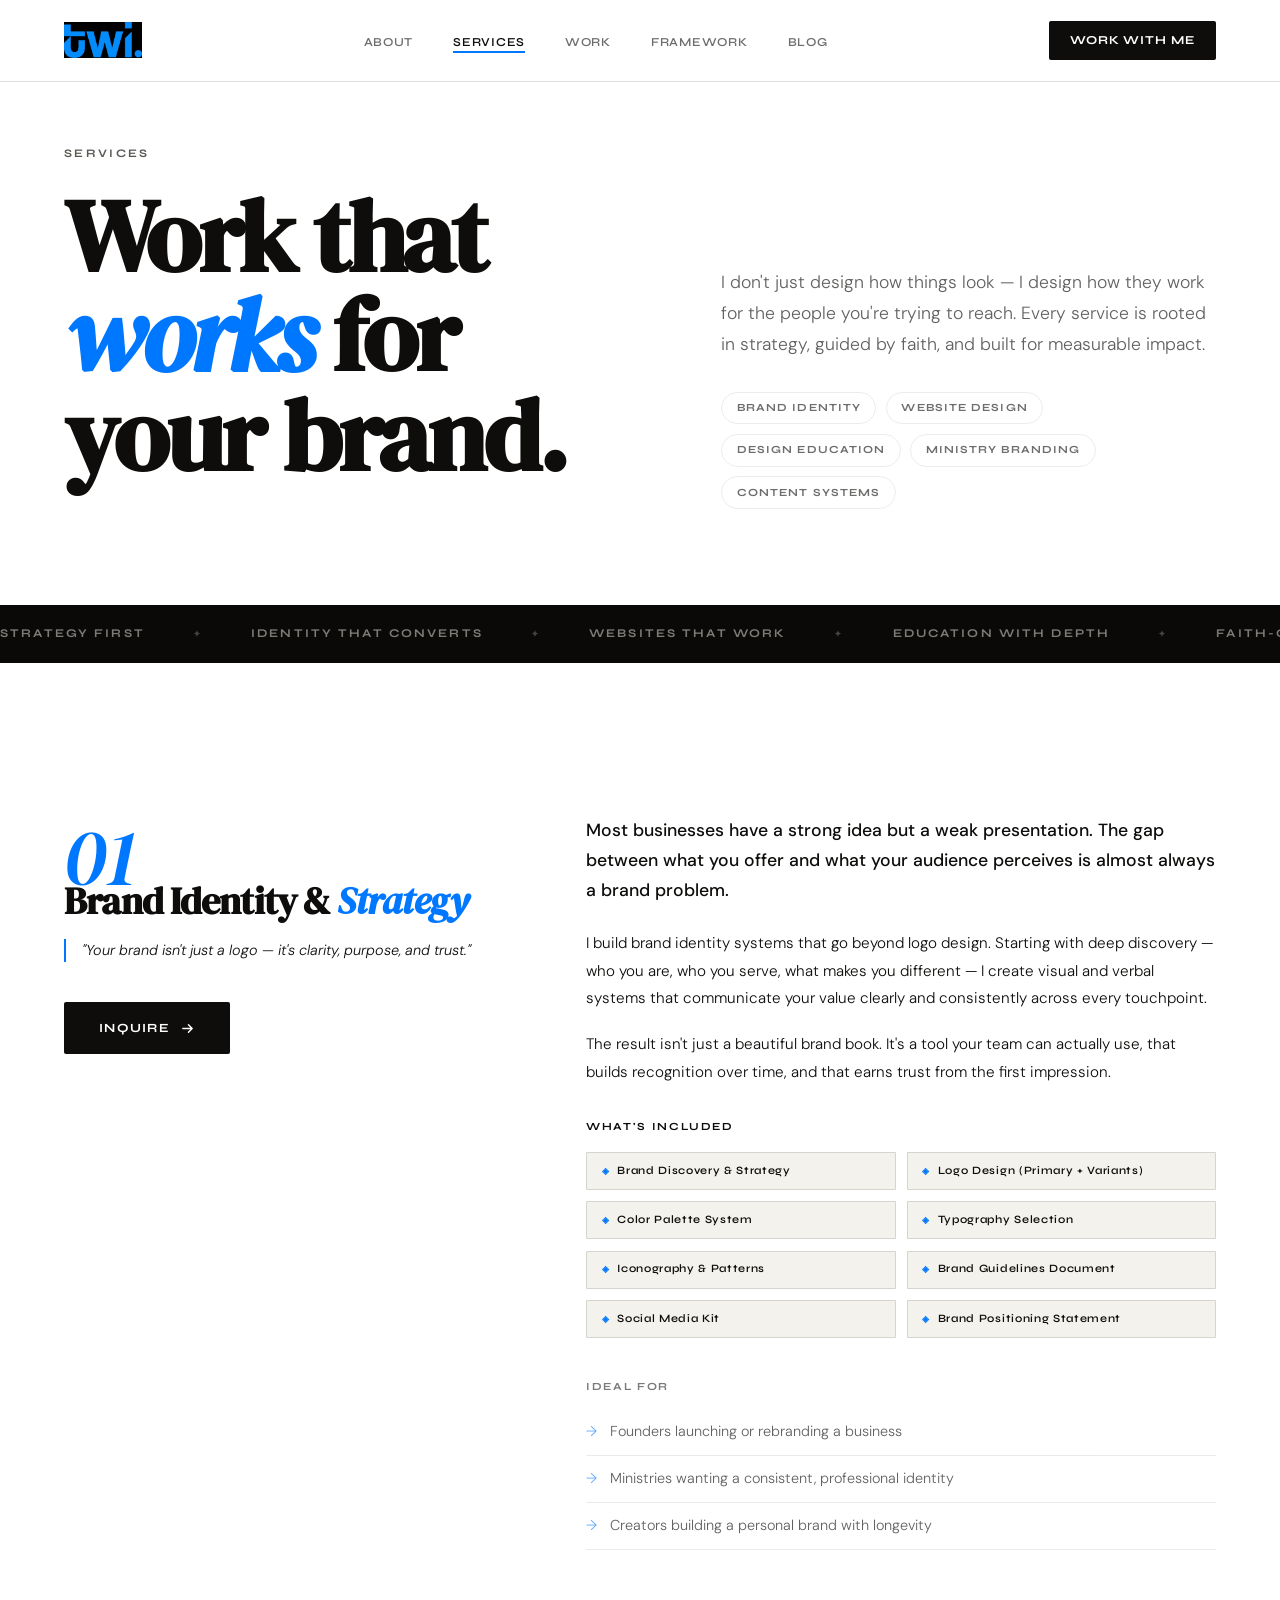
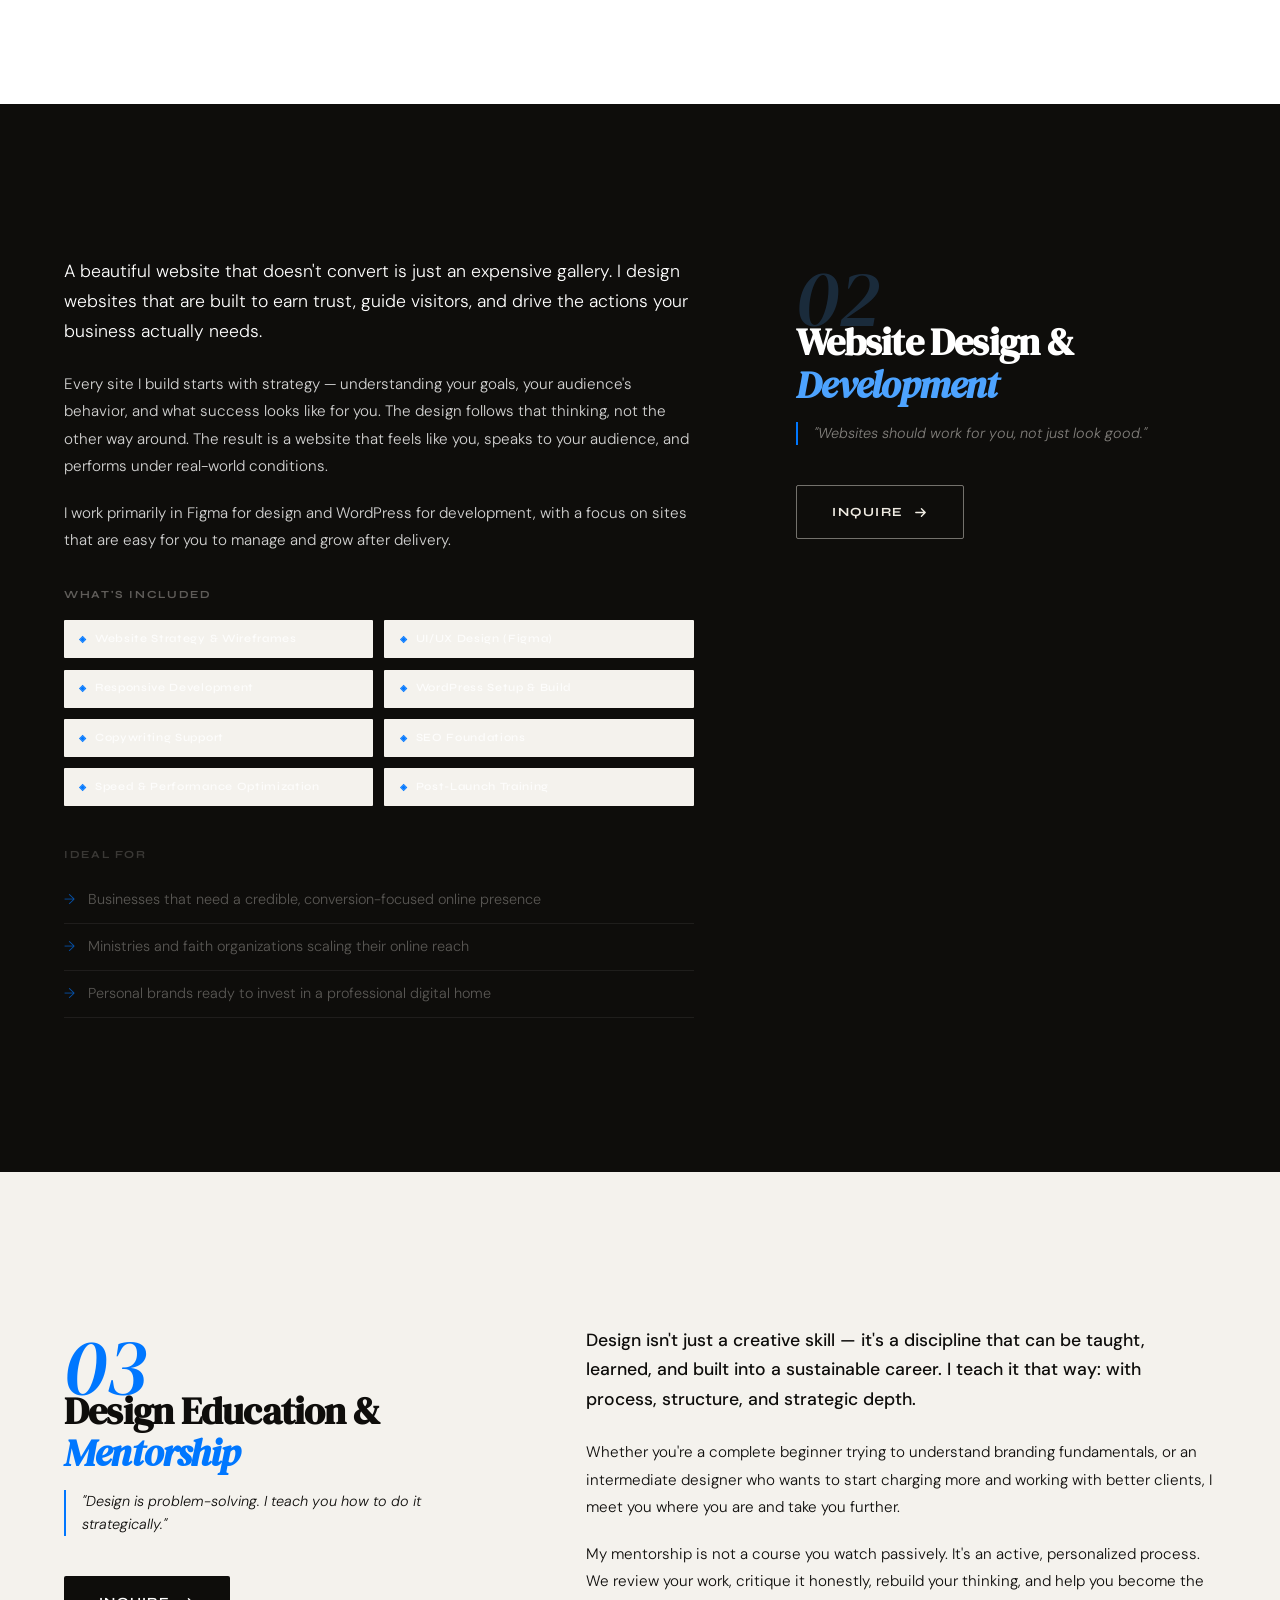
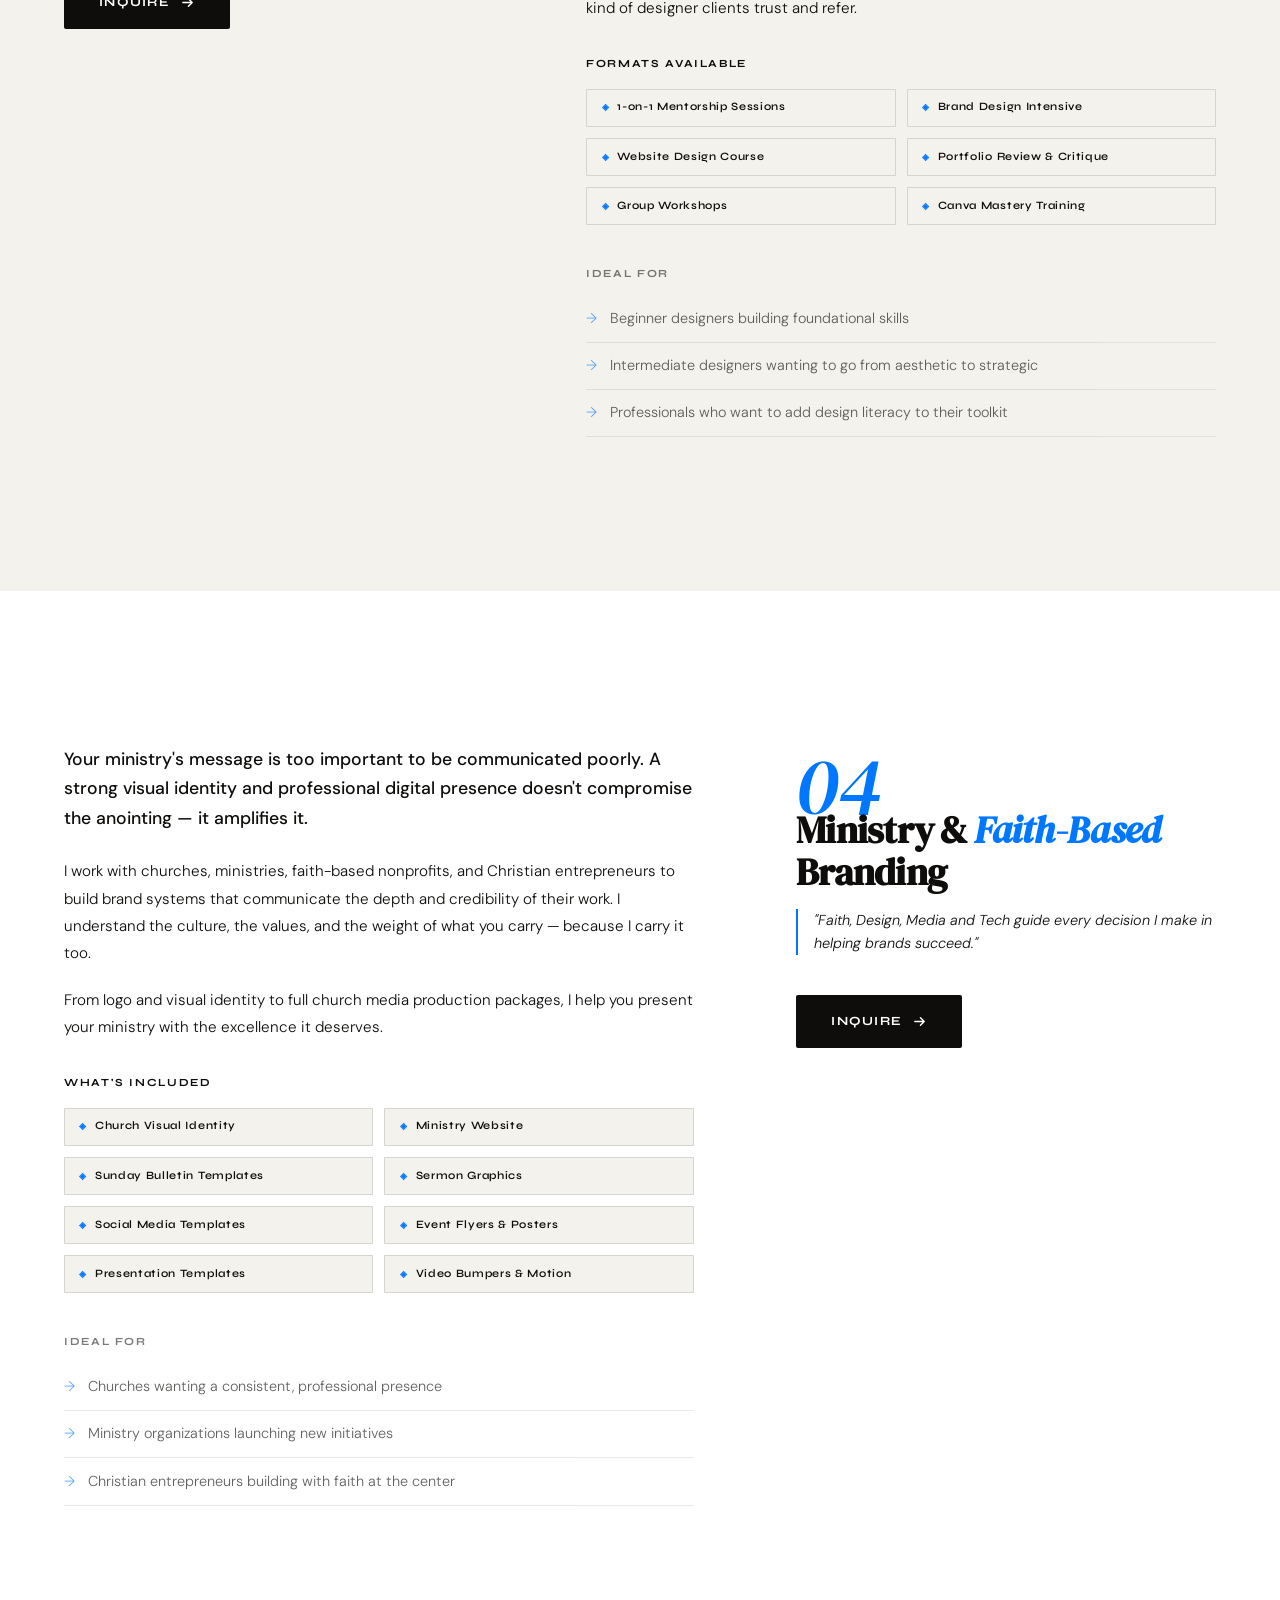
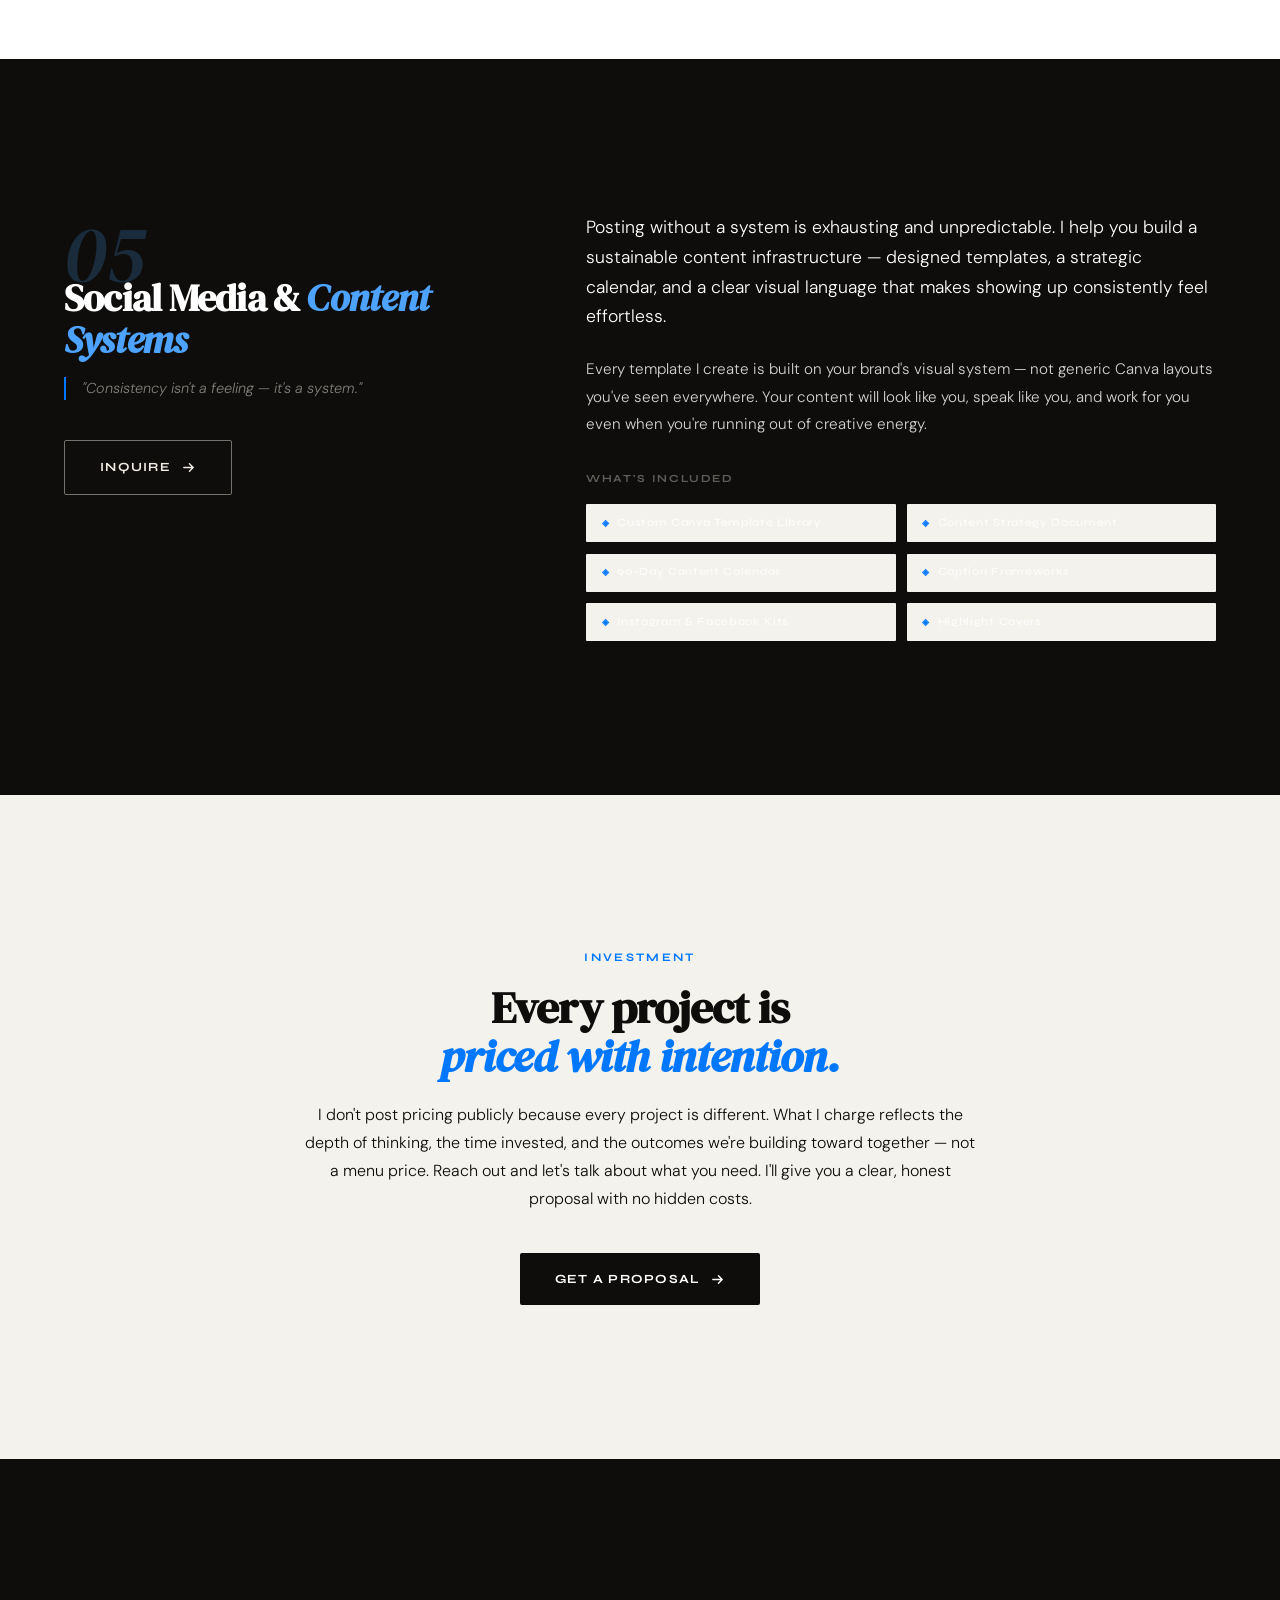
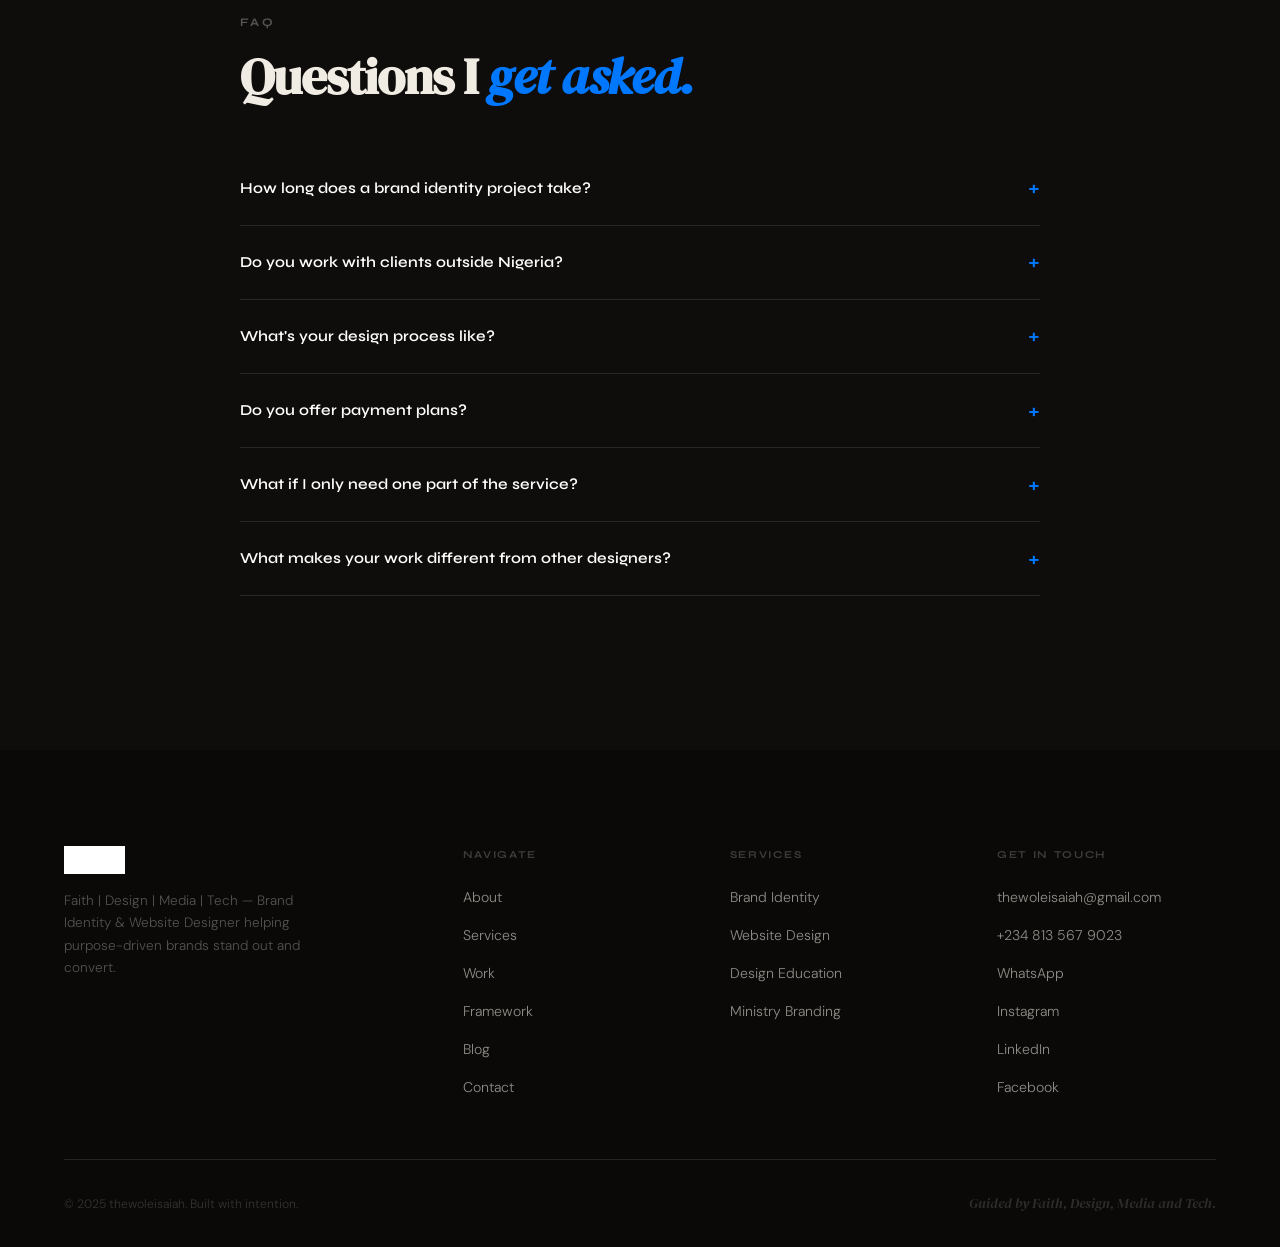
<file: thewoleisaiah-website (1)/thewoleisaiah/services.html>
<!DOCTYPE html>
<html lang="en">
<head>
<meta charset="UTF-8"/>
<meta name="viewport" content="width=device-width, initial-scale=1.0"/>
<title>Services — thewoleisaiah | Brand Identity &amp; Website Design</title>
<meta name="description" content="Brand identity, website design, design education, and ministry branding services. I combine strategy, design, and execution so purpose-driven brands actually grow."/>
<link rel="stylesheet" href="css/styles.css"/>
<style>
/* ── SERVICES PAGE ─────────────────────────────────── */
.services-hero {
  padding: 9rem var(--gap) 0;
  max-width: var(--max);
  margin: 0 auto;
  display: grid;
  grid-template-columns: 1.2fr 1fr;
  gap: 4rem;
  align-items: end;
  padding-bottom: 5rem;
}
.services-hero-headline {
  font-family: var(--serif);
  font-size: var(--fs-display);
  line-height: 0.97;
  letter-spacing: -0.03em;
  margin-bottom: 2.5rem;
}
.services-hero-headline em { font-style: italic; color: var(--accent); }
.services-hero-right { padding-bottom: 1rem; }
.services-hero-text { font-size: 1.1rem; color: var(--ink); opacity: 0.65; line-height: 1.75; font-weight: 300; margin-bottom: 2rem; }
.hero-pill-row { display: flex; flex-wrap: wrap; gap: 0.6rem; }
.hero-pill { font-family: var(--syne); font-size: 0.68rem; font-weight: 700; letter-spacing: 0.1em; text-transform: uppercase; padding: 0.4rem 0.9rem; border: 1.5px solid var(--line); border-radius: 50px; color: var(--ink); opacity: 0.6; }

/* Service detail sections */
.svc-detail {
  padding: var(--section) var(--gap);
  max-width: var(--max);
  margin: 0 auto;
}
.svc-detail--alt { background: var(--warm); }
.svc-detail--dark { background: var(--ink); color: var(--paper); }

.svc-detail-inner {
  display: grid;
  grid-template-columns: 1fr 1.5fr;
  gap: clamp(3rem,8vw,8rem);
  align-items: start;
}
.svc-detail-inner.reverse { direction: rtl; }
.svc-detail-inner.reverse > * { direction: ltr; }

.svc-detail-left { position: sticky; top: 8rem; }
.svc-detail-num { font-family: var(--serif); font-size: 5rem; color: var(--accent); opacity: 0.15; line-height: 1; font-style: italic; margin-bottom: -1rem; }
.svc-detail-title { font-family: var(--serif); font-size: clamp(1.8rem,3vw,2.8rem); line-height: 1.1; letter-spacing: -0.02em; margin-bottom: 1rem; }
.svc-detail-title em { font-style: italic; color: var(--accent); }
.svc-detail-title--lt { color: var(--paper); }
.svc-detail-title--lt em { color: var(--accent-lt); }
.svc-detail-tagline { font-size: 0.9rem; color: var(--ink); opacity: 0.6; font-style: italic; font-weight: 300; margin-bottom: 2rem; border-left: 2px solid var(--accent); padding-left: 1rem; line-height: 1.6; }
.svc-detail-tagline--lt { color: rgba(245,242,236,0.5); }
.svc-detail-cta { margin-top: 2.5rem; }

.svc-detail-right { }
.svc-detail-lead { font-size: 1.1rem; font-weight: 500; color: var(--ink); line-height: 1.7; margin-bottom: 1.5rem; }
.svc-detail-lead--lt { color: var(--paper); font-weight: 300; }
.svc-detail-body { font-size: 0.95rem; color: var(--ink); opacity: 0.65; line-height: 1.8; font-weight: 300; margin-bottom: 1.2rem; }
.svc-detail-body--lt { color: rgba(255,255,255,0.82); }

.deliverables-title { font-family: var(--syne); font-size: 0.68rem; font-weight: 700; letter-spacing: 0.15em; text-transform: uppercase; color: var(--ink); opacity: 0.55; margin: 2rem 0 1rem; }
.deliverables-title--lt { color: rgba(245,242,236,0.35); }
.deliverables-grid { display: grid; grid-template-columns: 1fr 1fr; gap: 0.7rem; }
.deliverable-tag {
  font-family: var(--syne);
  font-size: 0.7rem;
  font-weight: 600;
  letter-spacing: 0.06em;
  padding: 0.55rem 0.9rem;
  border: 1.5px solid var(--line);
  border-radius: 1px;
  color: var(--ink);
  display: flex;
  align-items: center;
  gap: 0.5rem;
  background: var(--warm);
}
.deliverable-tag::before { content: '◈'; color: var(--accent); font-size: 0.55rem; }
.deliverable-tag--lt { border-color: rgba(245,242,236,0.15); color: rgba(255,255,255,0.8); }

/* For whom */
.for-whom { margin-top: 2.5rem; }
.for-whom-title { font-family: var(--syne); font-size: 0.68rem; font-weight: 700; letter-spacing: 0.15em; text-transform: uppercase; color: var(--ink); opacity: 0.55; margin-bottom: 0.8rem; }
.for-whom-title--lt { color: rgba(245,242,236,0.35); }
.for-whom-item { display: flex; gap: 0.8rem; padding: 0.7rem 0; border-bottom: 1px solid var(--line); font-size: 0.9rem; color: var(--ink); opacity: 0.65; font-weight: 300; }
.for-whom-item--lt { border-color: var(--dark-line); color: rgba(245,242,236,0.5); }
.for-whom-item::before { content: '→'; color: var(--accent); flex-shrink: 0; }

/* Pricing note */
.pricing-note {
  background: var(--warm);
  padding: var(--section) var(--gap);
  text-align: center;
}
.pricing-note-inner { max-width: 680px; margin: 0 auto; }
.pricing-note-title { font-family: var(--serif); font-size: clamp(2rem,3.5vw,3rem); letter-spacing: -0.02em; margin-bottom: 1.2rem; line-height: 1.1; }
.pricing-note-title em { font-style: italic; color: var(--accent); }
.pricing-note-body { color: var(--ink); opacity: 0.62; font-weight: 300; line-height: 1.75; margin-bottom: 2.5rem; font-size: 1rem; }

/* FAQ */
.faq-section { padding: var(--section) var(--gap); background: var(--ink); color: var(--paper); }
.faq-inner { max-width: 800px; margin: 0 auto; }
.faq-item { border-bottom: 1px solid var(--dark-line); }
.faq-question {
  padding: 1.5rem 0;
  display: flex;
  align-items: center;
  justify-content: space-between;
  gap: 1rem;
  cursor: pointer;
  font-family: var(--syne);
  font-size: 0.95rem;
  font-weight: 600;
  color: var(--paper);
  transition: color 0.2s;
}
.faq-question:hover { color: var(--accent-lt); }
.faq-icon { font-size: 1.4rem; color: var(--accent); flex-shrink: 0; line-height: 1; transition: transform 0.3s; }
.faq-item.open .faq-icon { transform: rotate(45deg); }
.faq-answer {
  max-height: 0;
  overflow: hidden;
  transition: max-height 0.4s ease;
  font-size: 0.92rem;
  color: rgba(245,242,236,0.5);
  line-height: 1.8;
  font-weight: 300;
}
.faq-answer-inner { padding-bottom: 1.5rem; }

@media (max-width: 960px) {
  .services-hero { grid-template-columns: 1fr; padding-top: 7rem; }
  .svc-detail-inner { grid-template-columns: 1fr; }
  .svc-detail-inner.reverse { direction: ltr; }
  .svc-detail-left { position: static; }
  .deliverables-grid { grid-template-columns: 1fr; }
}
</style>
</head>
<body>

<nav class="site-nav">
  <a href="index.html" class="nav-logo"><img src="assets/logo.png" alt="thewoleisaiah"/></a>
  <ul class="nav-links">
    <li><a href="about.html">About</a></li>
    <li><a href="services.html">Services</a></li>
    <li><a href="work.html">Work</a></li>
    <li><a href="framework.html">Framework</a></li>
    <li><a href="blog.html">Blog</a></li>
  </ul>
  <div class="nav-right">
    <a href="contact.html" class="nav-cta">Work With Me</a>
    <div class="nav-hamburger"><span></span><span></span><span></span></div>
  </div>
</nav>
<div class="mobile-nav">
  <span class="mobile-nav-close">Close ✕</span>
  <a href="about.html">About</a><a href="services.html">Services</a><a href="work.html">Work</a><a href="framework.html">Framework</a><a href="blog.html">Blog</a><a href="contact.html">Contact</a>
</div>

<!-- HERO -->
<div class="services-hero container" style="max-width:var(--max);padding-top:9rem;padding-bottom:5rem;">
  <div>
    <span class="label reveal" style="margin-bottom:1.5rem;display:block;">Services</span>
    <h1 class="services-hero-headline reveal reveal-delay-1">Work that<br><em>works</em> for<br>your brand.</h1>
  </div>
  <div class="services-hero-right reveal reveal-delay-2">
    <p class="services-hero-text">I don't just design how things look — I design how they work for the people you're trying to reach. Every service is rooted in strategy, guided by faith, and built for measurable impact.</p>
    <div class="hero-pill-row">
      <span class="hero-pill">Brand Identity</span>
      <span class="hero-pill">Website Design</span>
      <span class="hero-pill">Design Education</span>
      <span class="hero-pill">Ministry Branding</span>
      <span class="hero-pill">Content Systems</span>
    </div>
  </div>
</div>

<div class="marquee-wrap" aria-hidden="true">
  <div class="marquee-track">
    <span class="marquee-item">Strategy First</span><span class="marquee-item">Identity That Converts</span><span class="marquee-item">Websites That Work</span><span class="marquee-item">Education With Depth</span><span class="marquee-item">Faith-Guided Design</span><span class="marquee-item">Systems Built to Last</span>
    <span class="marquee-item">Strategy First</span><span class="marquee-item">Identity That Converts</span><span class="marquee-item">Websites That Work</span><span class="marquee-item">Education With Depth</span><span class="marquee-item">Faith-Guided Design</span><span class="marquee-item">Systems Built to Last</span>
  </div>
</div>

<!-- SERVICE 01: Brand Identity -->
<div class="svc-detail">
  <div class="svc-detail-inner">
    <div class="svc-detail-left">
      <div class="svc-detail-num reveal">01</div>
      <h2 class="svc-detail-title reveal">Brand Identity &amp; <em>Strategy</em></h2>
      <p class="svc-detail-tagline reveal">"Your brand isn't just a logo — it's clarity, purpose, and trust."</p>
      <div class="svc-detail-cta reveal"><a href="contact.html" class="btn btn--dark">Inquire <svg width="15" height="15" viewBox="0 0 16 16" fill="none"><path d="M3 8h10M9 4l4 4-4 4" stroke="currentColor" stroke-width="1.5" stroke-linecap="round" stroke-linejoin="round"/></svg></a></div>
    </div>
    <div class="svc-detail-right">
      <p class="svc-detail-lead reveal">Most businesses have a strong idea but a weak presentation. The gap between what you offer and what your audience perceives is almost always a brand problem.</p>
      <p class="svc-detail-body reveal">I build brand identity systems that go beyond logo design. Starting with deep discovery — who you are, who you serve, what makes you different — I create visual and verbal systems that communicate your value clearly and consistently across every touchpoint.</p>
      <p class="svc-detail-body reveal">The result isn't just a beautiful brand book. It's a tool your team can actually use, that builds recognition over time, and that earns trust from the first impression.</p>
      <div class="deliverables-title reveal">What's Included</div>
      <div class="deliverables-grid reveal">
        <span class="deliverable-tag">Brand Discovery &amp; Strategy</span>
        <span class="deliverable-tag">Logo Design (Primary + Variants)</span>
        <span class="deliverable-tag">Color Palette System</span>
        <span class="deliverable-tag">Typography Selection</span>
        <span class="deliverable-tag">Iconography &amp; Patterns</span>
        <span class="deliverable-tag">Brand Guidelines Document</span>
        <span class="deliverable-tag">Social Media Kit</span>
        <span class="deliverable-tag">Brand Positioning Statement</span>
      </div>
      <div class="for-whom reveal">
        <div class="for-whom-title">Ideal For</div>
        <div class="for-whom-item">Founders launching or rebranding a business</div>
        <div class="for-whom-item">Ministries wanting a consistent, professional identity</div>
        <div class="for-whom-item">Creators building a personal brand with longevity</div>
      </div>
    </div>
  </div>
</div>

<!-- SERVICE 02: Website Design -->
<div class="svc-detail svc-detail--dark">
  <div class="svc-detail-inner reverse" style="max-width:var(--max);margin:0 auto;">
    <div class="svc-detail-left">
      <div class="svc-detail-num reveal" style="color:var(--accent-lt);opacity:0.2;">02</div>
      <h2 class="svc-detail-title svc-detail-title--lt reveal">Website Design &amp; <em>Development</em></h2>
      <p class="svc-detail-tagline svc-detail-tagline--lt reveal">"Websites should work for you, not just look good."</p>
      <div class="svc-detail-cta reveal"><a href="contact.html" class="btn btn--outline-lt">Inquire <svg width="15" height="15" viewBox="0 0 16 16" fill="none"><path d="M3 8h10M9 4l4 4-4 4" stroke="currentColor" stroke-width="1.5" stroke-linecap="round" stroke-linejoin="round"/></svg></a></div>
    </div>
    <div class="svc-detail-right">
      <p class="svc-detail-lead svc-detail-lead--lt reveal">A beautiful website that doesn't convert is just an expensive gallery. I design websites that are built to earn trust, guide visitors, and drive the actions your business actually needs.</p>
      <p class="svc-detail-body svc-detail-body--lt reveal">Every site I build starts with strategy — understanding your goals, your audience's behavior, and what success looks like for you. The design follows that thinking, not the other way around. The result is a website that feels like you, speaks to your audience, and performs under real-world conditions.</p>
      <p class="svc-detail-body svc-detail-body--lt reveal">I work primarily in Figma for design and WordPress for development, with a focus on sites that are easy for you to manage and grow after delivery.</p>
      <div class="deliverables-title deliverables-title--lt reveal">What's Included</div>
      <div class="deliverables-grid reveal">
        <span class="deliverable-tag deliverable-tag--lt">Website Strategy &amp; Wireframes</span>
        <span class="deliverable-tag deliverable-tag--lt">UI/UX Design (Figma)</span>
        <span class="deliverable-tag deliverable-tag--lt">Responsive Development</span>
        <span class="deliverable-tag deliverable-tag--lt">WordPress Setup &amp; Build</span>
        <span class="deliverable-tag deliverable-tag--lt">Copywriting Support</span>
        <span class="deliverable-tag deliverable-tag--lt">SEO Foundations</span>
        <span class="deliverable-tag deliverable-tag--lt">Speed &amp; Performance Optimization</span>
        <span class="deliverable-tag deliverable-tag--lt">Post-Launch Training</span>
      </div>
      <div class="for-whom reveal">
        <div class="for-whom-title for-whom-title--lt">Ideal For</div>
        <div class="for-whom-item for-whom-item--lt">Businesses that need a credible, conversion-focused online presence</div>
        <div class="for-whom-item for-whom-item--lt">Ministries and faith organizations scaling their online reach</div>
        <div class="for-whom-item for-whom-item--lt">Personal brands ready to invest in a professional digital home</div>
      </div>
    </div>
  </div>
</div>

<!-- SERVICE 03: Design Education -->
<div class="svc-detail svc-detail--alt" style="background:var(--warm);">
  <div class="svc-detail-inner" style="max-width:var(--max);margin:0 auto;">
    <div class="svc-detail-left">
      <div class="svc-detail-num reveal">03</div>
      <h2 class="svc-detail-title reveal">Design Education &amp; <em>Mentorship</em></h2>
      <p class="svc-detail-tagline reveal">"Design is problem-solving. I teach you how to do it strategically."</p>
      <div class="svc-detail-cta reveal"><a href="contact.html" class="btn btn--dark">Inquire <svg width="15" height="15" viewBox="0 0 16 16" fill="none"><path d="M3 8h10M9 4l4 4-4 4" stroke="currentColor" stroke-width="1.5" stroke-linecap="round" stroke-linejoin="round"/></svg></a></div>
    </div>
    <div class="svc-detail-right">
      <p class="svc-detail-lead reveal">Design isn't just a creative skill — it's a discipline that can be taught, learned, and built into a sustainable career. I teach it that way: with process, structure, and strategic depth.</p>
      <p class="svc-detail-body reveal">Whether you're a complete beginner trying to understand branding fundamentals, or an intermediate designer who wants to start charging more and working with better clients, I meet you where you are and take you further.</p>
      <p class="svc-detail-body reveal">My mentorship is not a course you watch passively. It's an active, personalized process. We review your work, critique it honestly, rebuild your thinking, and help you become the kind of designer clients trust and refer.</p>
      <div class="deliverables-title reveal">Formats Available</div>
      <div class="deliverables-grid reveal">
        <span class="deliverable-tag">1-on-1 Mentorship Sessions</span>
        <span class="deliverable-tag">Brand Design Intensive</span>
        <span class="deliverable-tag">Website Design Course</span>
        <span class="deliverable-tag">Portfolio Review &amp; Critique</span>
        <span class="deliverable-tag">Group Workshops</span>
        <span class="deliverable-tag">Canva Mastery Training</span>
      </div>
      <div class="for-whom reveal">
        <div class="for-whom-title">Ideal For</div>
        <div class="for-whom-item">Beginner designers building foundational skills</div>
        <div class="for-whom-item">Intermediate designers wanting to go from aesthetic to strategic</div>
        <div class="for-whom-item">Professionals who want to add design literacy to their toolkit</div>
      </div>
    </div>
  </div>
</div>

<!-- SERVICE 04: Ministry Branding -->
<div class="svc-detail">
  <div class="svc-detail-inner reverse">
    <div class="svc-detail-left">
      <div class="svc-detail-num reveal">04</div>
      <h2 class="svc-detail-title reveal">Ministry &amp; <em>Faith-Based</em> Branding</h2>
      <p class="svc-detail-tagline reveal">"Faith, Design, Media and Tech guide every decision I make in helping brands succeed."</p>
      <div class="svc-detail-cta reveal"><a href="contact.html" class="btn btn--dark">Inquire <svg width="15" height="15" viewBox="0 0 16 16" fill="none"><path d="M3 8h10M9 4l4 4-4 4" stroke="currentColor" stroke-width="1.5" stroke-linecap="round" stroke-linejoin="round"/></svg></a></div>
    </div>
    <div class="svc-detail-right">
      <p class="svc-detail-lead reveal">Your ministry's message is too important to be communicated poorly. A strong visual identity and professional digital presence doesn't compromise the anointing — it amplifies it.</p>
      <p class="svc-detail-body reveal">I work with churches, ministries, faith-based nonprofits, and Christian entrepreneurs to build brand systems that communicate the depth and credibility of their work. I understand the culture, the values, and the weight of what you carry — because I carry it too.</p>
      <p class="svc-detail-body reveal">From logo and visual identity to full church media production packages, I help you present your ministry with the excellence it deserves.</p>
      <div class="deliverables-title reveal">What's Included</div>
      <div class="deliverables-grid reveal">
        <span class="deliverable-tag">Church Visual Identity</span>
        <span class="deliverable-tag">Ministry Website</span>
        <span class="deliverable-tag">Sunday Bulletin Templates</span>
        <span class="deliverable-tag">Sermon Graphics</span>
        <span class="deliverable-tag">Social Media Templates</span>
        <span class="deliverable-tag">Event Flyers &amp; Posters</span>
        <span class="deliverable-tag">Presentation Templates</span>
        <span class="deliverable-tag">Video Bumpers &amp; Motion</span>
      </div>
      <div class="for-whom reveal">
        <div class="for-whom-title">Ideal For</div>
        <div class="for-whom-item">Churches wanting a consistent, professional presence</div>
        <div class="for-whom-item">Ministry organizations launching new initiatives</div>
        <div class="for-whom-item">Christian entrepreneurs building with faith at the center</div>
      </div>
    </div>
  </div>
</div>

<!-- SERVICE 05: Content Systems -->
<div class="svc-detail svc-detail--dark">
  <div class="svc-detail-inner" style="max-width:var(--max);margin:0 auto;">
    <div class="svc-detail-left">
      <div class="svc-detail-num reveal" style="color:var(--accent-lt);opacity:0.2;">05</div>
      <h2 class="svc-detail-title svc-detail-title--lt reveal">Social Media &amp; <em>Content Systems</em></h2>
      <p class="svc-detail-tagline svc-detail-tagline--lt reveal">"Consistency isn't a feeling — it's a system."</p>
      <div class="svc-detail-cta reveal"><a href="contact.html" class="btn btn--outline-lt">Inquire <svg width="15" height="15" viewBox="0 0 16 16" fill="none"><path d="M3 8h10M9 4l4 4-4 4" stroke="currentColor" stroke-width="1.5" stroke-linecap="round" stroke-linejoin="round"/></svg></a></div>
    </div>
    <div class="svc-detail-right">
      <p class="svc-detail-lead svc-detail-lead--lt reveal">Posting without a system is exhausting and unpredictable. I help you build a sustainable content infrastructure — designed templates, a strategic calendar, and a clear visual language that makes showing up consistently feel effortless.</p>
      <p class="svc-detail-body svc-detail-body--lt reveal">Every template I create is built on your brand's visual system — not generic Canva layouts you've seen everywhere. Your content will look like you, speak like you, and work for you even when you're running out of creative energy.</p>
      <div class="deliverables-title deliverables-title--lt reveal">What's Included</div>
      <div class="deliverables-grid reveal">
        <span class="deliverable-tag deliverable-tag--lt">Custom Canva Template Library</span>
        <span class="deliverable-tag deliverable-tag--lt">Content Strategy Document</span>
        <span class="deliverable-tag deliverable-tag--lt">90-Day Content Calendar</span>
        <span class="deliverable-tag deliverable-tag--lt">Caption Frameworks</span>
        <span class="deliverable-tag deliverable-tag--lt">Instagram &amp; Facebook Kits</span>
        <span class="deliverable-tag deliverable-tag--lt">Highlight Covers</span>
      </div>
    </div>
  </div>
</div>

<!-- PRICING NOTE -->
<div class="pricing-note">
  <div class="pricing-note-inner">
    <span class="label label--accent reveal" style="margin-bottom:1rem;display:block;">Investment</span>
    <h2 class="pricing-note-title reveal">Every project is<br><em>priced with intention.</em></h2>
    <p class="pricing-note-body reveal">I don't post pricing publicly because every project is different. What I charge reflects the depth of thinking, the time invested, and the outcomes we're building toward together — not a menu price. Reach out and let's talk about what you need. I'll give you a clear, honest proposal with no hidden costs.</p>
    <a href="contact.html" class="btn btn--dark reveal">Get a Proposal <svg width="15" height="15" viewBox="0 0 16 16" fill="none"><path d="M3 8h10M9 4l4 4-4 4" stroke="currentColor" stroke-width="1.5" stroke-linecap="round" stroke-linejoin="round"/></svg></a>
  </div>
</div>

<!-- FAQ -->
<section class="faq-section">
  <div class="faq-inner">
    <div class="section-header" style="margin-bottom:3rem;">
      <span class="label label--light section-header__label reveal">FAQ</span>
      <h2 class="section-header__headline section-header__headline--light reveal">Questions I <em>get asked.</em></h2>
    </div>
    <div class="faq-item reveal">
      <div class="faq-question">How long does a brand identity project take? <span class="faq-icon">+</span></div>
      <div class="faq-answer"><div class="faq-answer-inner">A full brand identity project typically takes 3–6 weeks, depending on the scope and how quickly we move through the discovery and revision process. I work methodically — not rushed — because good brand work takes time to think through properly.</div></div>
    </div>
    <div class="faq-item reveal">
      <div class="faq-question">Do you work with clients outside Nigeria? <span class="faq-icon">+</span></div>
      <div class="faq-answer"><div class="faq-answer-inner">Yes. I work with clients across Africa and globally. All project communication happens remotely via email, video calls, and shared design tools. Time zones are manageable — we'll figure out a schedule that works for both of us.</div></div>
    </div>
    <div class="faq-item reveal">
      <div class="faq-question">What's your design process like? <span class="faq-icon">+</span></div>
      <div class="faq-answer"><div class="faq-answer-inner">Every project starts with discovery — understanding your business, your audience, and your goals. From there, I move into strategy before touching any design tool. Once the thinking is right, the design follows. I share concepts at key milestones and we refine from there. The process is collaborative, not a black box.</div></div>
    </div>
    <div class="faq-item reveal">
      <div class="faq-question">Do you offer payment plans? <span class="faq-icon">+</span></div>
      <div class="faq-answer"><div class="faq-answer-inner">Yes. I understand that quality design is an investment, and I want to make it accessible for purpose-driven brands that are growing. I typically require a deposit to begin work, with the balance split across project milestones. We'll discuss the specifics in your proposal.</div></div>
    </div>
    <div class="faq-item reveal">
      <div class="faq-question">What if I only need one part of the service? <span class="faq-icon">+</span></div>
      <div class="faq-answer"><div class="faq-answer-inner">That's completely fine. You don't need to take on everything at once. Whether you just need a logo, just a website, or just content templates — we can scope a project around exactly what you need right now, with room to expand later.</div></div>
    </div>
    <div class="faq-item reveal">
      <div class="faq-question">What makes your work different from other designers? <span class="faq-icon">+</span></div>
      <div class="faq-answer"><div class="faq-answer-inner">I combine strategy with execution. Most designers focus on aesthetics; I start with the problem you're trying to solve. I also bring a faith-guided perspective that is uniquely valuable for ministries and purpose-driven brands. And I build systems — not one-time deliverables — so your brand can grow consistently over time.</div></div>
    </div>
  </div>
</section>

<footer class="site-footer">
  <div class="footer-inner">
    <div class="footer-top">
      <div>
        <img src="assets/logo.png" alt="thewoleisaiah" class="footer-logo"/>
        <p class="footer-tagline">Faith | Design | Media | Tech &mdash; Brand Identity &amp; Website Designer helping purpose-driven brands stand out and convert.</p>
      </div>
      <div>
        <div class="footer-col-title">Navigate</div>
        <ul class="footer-links">
          <li><a href="about.html">About</a></li>
          <li><a href="services.html">Services</a></li>
          <li><a href="work.html">Work</a></li>
          <li><a href="framework.html">Framework</a></li>
          <li><a href="blog.html">Blog</a></li>
          <li><a href="contact.html">Contact</a></li>
        </ul>
      </div>
      <div>
        <div class="footer-col-title">Services</div>
        <ul class="footer-links">
          <li><a href="services.html">Brand Identity</a></li>
          <li><a href="services.html">Website Design</a></li>
          <li><a href="services.html">Design Education</a></li>
          <li><a href="services.html">Ministry Branding</a></li>
        </ul>
      </div>
      <div>
        <div class="footer-col-title">Get In Touch</div>
        <ul class="footer-links">
          <li><a href="mailto:thewoleisaiah@gmail.com">thewoleisaiah@gmail.com</a></li>
          <li><a href="tel:+2348135679023">+234 813 567 9023</a></li>
          <li><a href="https://wa.me/2348135679023" target="_blank" rel="noopener">WhatsApp</a></li>
          <li><a href="https://www.instagram.com/thewoleisaiah" target="_blank" rel="noopener">Instagram</a></li>
          <li><a href="https://www.linkedin.com/in/thewoleisaiah" target="_blank" rel="noopener">LinkedIn</a></li>
          <li><a href="https://www.facebook.com/thewoleisaiah" target="_blank" rel="noopener">Facebook</a></li>
        </ul>
      </div>
    </div>
    <div class="footer-bottom">
      <p class="footer-copy">&copy; 2025 thewoleisaiah. Built with intention.</p>
      <p class="footer-faith">Guided by Faith, Design, Media and Tech.</p>
    </div>
  </div>
</footer>

<script src="js/main.js"></script>
</body>
</html>
</file>
<file: css/styles.css>
/* ═══════════════════════════════════════════════════════════════
   thewoleisaiah — Brand Identity & Design Platform
   Brand / Digital / Experience · Faith · Design · Media · Tech
   Based in Nigeria · Working Globally
════════════════════════════════════════════════════════════════ */

@import url('https://fonts.googleapis.com/css2?family=DM+Mono:ital,wght@0,400;0,500;1,400&family=Manrope:wght@300;400;500;600;700;800&family=Playfair+Display:ital,wght@1,400;1,500;1,600;1,700&family=DM+Sans:ital,opsz,wght@0,9..40,300;0,9..40,400;0,9..40,500;1,9..40,300&display=swap');

/* ── Design Tokens ─────────────────────────────────────────── */
:root {
  /* Brand Palette (Site 2 Core System) */
  --ink:          #14243a;
  --navy:         #102641;
  --navy-deep:    #0a1728;
  --blue:         #1685e8;
  --blue-lt:      #4da3ff;
  --gold:         #f4b740;
  --gold-lt:      #fcd679;
  --mint:         #00bda2;
  --mint-dark:    #009681;
  --paper:        #f8f8f6;
  --paper-pure:   #ffffff;
  --warm:         #f0f0ec;
  --warm-dark:    #e5e5df;
  --muted:        #667181;
  --muted-lt:     #8c96a3;
  --line:         #dce1e5;
  --line-light:   #e9edf0;

  /* Accent mapping for backward compatibility */
  --accent:       var(--blue);
  --accent-lt:    var(--blue-lt);

  /* Dark Sections & Themes */
  --dark-bg:      #0c1a2d;
  --dark-surface: #102641;
  --dark-card:    #162f4e;
  --dark-text:    #f5f7fa;
  --dark-sub:     #a2b4c7;
  --dark-faint:   #687f98;
  --dark-line:    rgba(220, 225, 229, 0.14);

  /* Typography System */
  --display:      'Manrope', -apple-system, BlinkMacSystemFont, sans-serif;
  --editorial:    'Playfair Display', Georgia, serif;
  --mono:         'DM Mono', monospace;
  --sans:         'Manrope', 'DM Sans', -apple-system, BlinkMacSystemFont, sans-serif;

  /* Font scale & layout */
  --fs-display:   clamp(3.4rem, 7.5vw, 6.8rem);
  --fs-h1:        clamp(2.6rem, 5.5vw, 4.6rem);
  --fs-h2:        clamp(2.0rem, 4.2vw, 3.4rem);
  --fs-h3:        clamp(1.25rem, 2.2vw, 1.65rem);
  --fs-body:      15px;
  --body-leading: 1.8;
  --fs-label:     0.70rem;

  --max:          1240px;
  --gap:          clamp(1.25rem, 4vw, 3.5rem);
  --section:      clamp(4.5rem, 9vw, 8.5rem);
  --radius-sm:    3px;
  --radius:       6px;
  --radius-lg:    12px;
  --radius-pill:  999px;
}

/* Dark Theme Overrides */
html[data-theme="dark"] {
  --ink:          #f4f6fa;
  --paper:        #0a1320;
  --paper-pure:   #0f1c2e;
  --warm:         #132237;
  --warm-dark:    #182a44;
  --muted:        #98a6b8;
  --muted-lt:     #708094;
  --line:         rgba(220, 225, 229, 0.12);
  --line-light:   rgba(220, 225, 229, 0.08);

  --dark-bg:      #070d17;
  --dark-surface: #0a1320;
  --dark-card:    #101c2e;
  --dark-text:    #f4f6fa;
  --dark-sub:     #98a6b8;
  --dark-line:    rgba(220, 225, 229, 0.12);
}

/* ── Reset & Global ────────────────────────────────────────── */
*, *::before, *::after { box-sizing: border-box; margin: 0; padding: 0; }
html {
  scroll-behavior: smooth;
  scroll-padding-top: 85px;
  font-size: 16px;
  -webkit-font-smoothing: antialiased;
  -moz-osx-font-smoothing: grayscale;
  text-rendering: optimizeLegibility;
}
body {
  font-family: var(--sans);
  background: var(--paper);
  color: var(--ink);
  font-size: var(--fs-body);
  line-height: var(--body-leading);
  overflow-x: hidden;
  min-width: 320px;
  transition: background-color 0.3s ease, color 0.3s ease;
}
::selection { background: #d7e9ff; color: #102641; }
html[data-theme="dark"] ::selection { background: var(--blue); color: #ffffff; }

img, svg, video { display: block; max-width: 100%; }
a { color: inherit; text-decoration: none; transition: color 0.2s ease, opacity 0.2s ease; }
button { font: inherit; cursor: pointer; border: none; background: none; }
button:focus-visible, a:focus-visible, input:focus-visible, textarea:focus-visible, select:focus-visible {
  outline: 2px solid var(--blue);
  outline-offset: 3px;
}
ul, ol { list-style: none; }

/* ── Typography Utilities ──────────────────────────────────── */
h1, h2, h3, h4, h5, h6 {
  font-family: var(--display);
  font-weight: 700;
  line-height: 1.05;
  letter-spacing: -0.04em;
  color: var(--ink);
}
h1 em, h2 em, h3 em, .editorial-italic {
  font-family: var(--editorial);
  font-style: italic;
  font-weight: 500;
  letter-spacing: -0.03em;
  color: var(--blue);
}
p {
  font-weight: 400;
  color: var(--muted);
  line-height: var(--body-leading);
}
.mono-tag {
  font-family: var(--mono);
  font-size: 11px;
  letter-spacing: 0.08em;
  text-transform: uppercase;
}

/* ── Layout Containers ─────────────────────────────────────── */
.container, .wrap {
  width: 100%;
  max-width: var(--max);
  margin-left: auto;
  margin-right: auto;
  padding-left: var(--gap);
  padding-right: var(--gap);
}
.section { padding-top: var(--section); padding-bottom: var(--section); }
.section-dark { background: var(--navy); color: #ffffff; }
.section-warm { background: var(--warm); }
.section-paper { background: var(--paper); }
.divider { width: 100%; height: 1px; background: var(--line); }
.divider--lt { background: var(--dark-line); }

/* ── Eyebrows & Labels ─────────────────────────────────────── */
.eyebrow {
  font-family: var(--mono);
  font-size: 10.5px;
  font-weight: 500;
  letter-spacing: 0.16em;
  text-transform: uppercase;
  color: var(--muted);
  margin-bottom: 1.25rem;
  display: inline-flex;
  align-items: center;
  gap: 0.6rem;
}
.eyebrow--blue { color: var(--blue); }
.eyebrow--gold { color: var(--gold); }
.eyebrow--light { color: var(--dark-sub); }

.availability {
  display: inline-flex;
  align-items: center;
  gap: 0.55rem;
  font-family: var(--mono);
  font-size: 10.5px;
  letter-spacing: 0.08em;
  text-transform: uppercase;
  color: var(--muted);
}
.availability-dot {
  width: 8px;
  height: 8px;
  border-radius: 50%;
  background: var(--mint);
  box-shadow: 0 0 0 4px rgba(0, 189, 162, 0.18);
  animation: pulse-ring 2.5s infinite;
}
@keyframes pulse-ring {
  0%, 100% { box-shadow: 0 0 0 4px rgba(0, 189, 162, 0.18); }
  50% { box-shadow: 0 0 0 8px rgba(0, 189, 162, 0); }
}

/* ── Brand Wordmark ────────────────────────────────────────── */
.wordmark {
  display: inline-flex;
  align-items: center;
  gap: 10px;
  font-family: var(--display);
  font-weight: 800;
  font-size: 19px;
  letter-spacing: -0.05em;
  color: var(--ink);
  transition: opacity 0.2s ease;
}
.wordmark:hover { opacity: 0.85; }
.wordmark-mark {
  width: 34px;
  height: 34px;
  background: var(--navy);
  color: #ffffff;
  border-radius: 7px;
  display: grid;
  place-items: center;
  position: relative;
  font-weight: 800;
  font-size: 16px;
  box-shadow: 0 2px 8px rgba(16, 38, 65, 0.16);
}
.wordmark-mark span {
  position: absolute;
  right: 3px;
  top: -2px;
  color: var(--gold);
  font-size: 11px;
}
.wordmark .period { color: var(--blue); }
html[data-theme="dark"] .wordmark-mark { background: var(--blue); color: #ffffff; }

/* ── Buttons & Links ───────────────────────────────────────── */
.btn, .button {
  display: inline-flex;
  align-items: center;
  justify-content: center;
  gap: 0.65rem;
  font-family: var(--display);
  font-size: 0.82rem;
  font-weight: 700;
  letter-spacing: 0.04em;
  border-radius: var(--radius-sm);
  padding: 0.95rem 1.65rem;
  transition: all 0.22s cubic-bezier(0.16, 1, 0.3, 1);
  text-transform: none;
  border: 1px solid transparent;
}
.btn svg, .btn i, .button svg, .button i {
  transition: transform 0.2s ease;
}
.btn:hover svg, .btn:hover i, .button:hover svg, .button:hover i {
  transform: translateX(4px);
}
.btn--arrow-up:hover svg, .btn--arrow-up:hover i {
  transform: translate(3px, -3px);
}

/* Primary Navy Button */
.btn--navy, .button.primary, .btn--dark {
  background: var(--navy);
  color: #ffffff;
}
.btn--navy:hover, .button.primary:hover, .btn--dark:hover {
  background: var(--blue);
  color: #ffffff;
  transform: translateY(-2px);
  box-shadow: 0 6px 18px rgba(22, 133, 232, 0.28);
}

/* Accent Blue Button */
.btn--blue, .btn--accent {
  background: var(--blue);
  color: #ffffff;
}
.btn--blue:hover, .btn--accent:hover {
  background: var(--navy);
  color: #ffffff;
  transform: translateY(-2px);
  box-shadow: 0 6px 18px rgba(16, 38, 65, 0.22);
}

/* Outline Buttons */
.btn--outline {
  background: transparent;
  color: var(--ink);
  border-color: var(--line);
}
.btn--outline:hover {
  border-color: var(--ink);
  background: var(--ink);
  color: var(--paper-pure);
  transform: translateY(-2px);
}

.btn--outline-lt, .button.outline-light {
  background: transparent;
  color: #ffffff;
  border-color: rgba(255, 255, 255, 0.35);
}
.btn--outline-lt:hover, .button.outline-light:hover {
  background: #ffffff;
  color: var(--navy);
  border-color: #ffffff;
  transform: translateY(-2px);
}

/* Light Button on Dark background */
.button.light {
  background: #ffffff;
  color: var(--navy);
  font-weight: 700;
}
.button.light:hover {
  background: var(--gold);
  color: var(--navy);
  transform: translateY(-2px);
}

/* Text link */
.text-link {
  display: inline-flex;
  align-items: center;
  gap: 0.5rem;
  font-family: var(--display);
  font-size: 0.85rem;
  font-weight: 700;
  color: var(--ink);
  background: none;
  border: 0;
  padding: 0.4rem 0;
  transition: color 0.2s ease;
}
.text-link:hover {
  color: var(--blue);
}
.text-link svg, .text-link i {
  transition: transform 0.2s ease;
}
.text-link:hover svg, .text-link:hover i {
  transform: translateX(4px);
}

/* ── Navigation Header ─────────────────────────────────────── */
.site-nav {
  position: fixed;
  top: 0; left: 0; right: 0;
  z-index: 100;
  padding: 1.15rem var(--gap);
  display: flex;
  align-items: center;
  justify-content: space-between;
  backdrop-filter: blur(16px);
  -webkit-backdrop-filter: blur(16px);
  background: rgba(248, 248, 246, 0.88);
  border-bottom: 1px solid var(--line);
  transition: background-color 0.25s ease, padding 0.25s ease, box-shadow 0.25s ease;
}
.site-nav.scrolled {
  background: rgba(248, 248, 246, 0.98);
  padding: 0.85rem var(--gap);
  box-shadow: 0 4px 20px rgba(16, 38, 65, 0.05);
}
html[data-theme="dark"] .site-nav {
  background: rgba(10, 19, 32, 0.88);
}
html[data-theme="dark"] .site-nav.scrolled {
  background: rgba(10, 19, 32, 0.98);
  box-shadow: 0 4px 24px rgba(0, 0, 0, 0.4);
}

.nav-links {
  display: flex;
  align-items: center;
  gap: 2.2rem;
}
.nav-links a {
  font-family: var(--display);
  font-size: 0.82rem;
  font-weight: 600;
  letter-spacing: -0.01em;
  color: var(--muted);
  transition: color 0.2s ease;
  position: relative;
  padding: 0.35rem 0;
}
.nav-links a:hover, .nav-links a.active {
  color: var(--blue);
}
.nav-links a::after {
  content: '';
  position: absolute;
  bottom: -2px;
  left: 0;
  width: 100%;
  height: 2px;
  background: var(--blue);
  border-radius: 1px;
  transform: scaleX(0);
  transform-origin: center right;
  transition: transform 0.28s cubic-bezier(0.16, 1, 0.3, 1);
}
.nav-links a:hover::after {
  transform: scaleX(1);
  transform-origin: center left;
}
.nav-links a.active::after {
  transform: scaleX(1);
}

.nav-right {
  display: flex;
  align-items: center;
  gap: 0.85rem;
}
.nav-cta {
  font-family: var(--display);
  font-size: 0.80rem;
  font-weight: 700;
  background: var(--navy);
  color: #ffffff;
  padding: 0.65rem 1.25rem;
  border-radius: var(--radius-sm);
  display: inline-flex;
  align-items: center;
  gap: 0.5rem;
  transition: all 0.2s ease;
}
.nav-cta:hover {
  background: var(--blue);
  color: #ffffff;
  transform: translateY(-1px);
}
html[data-theme="dark"] .nav-cta {
  background: var(--blue);
}
html[data-theme="dark"] .nav-cta:hover {
  background: var(--paper-pure);
  color: var(--navy);
}

.theme-toggle {
  font-size: 0.92rem;
  width: 36px;
  height: 36px;
  border-radius: var(--radius-sm);
  border: 1px solid var(--line);
  color: var(--ink);
  display: inline-flex;
  align-items: center;
  justify-content: center;
  transition: all 0.2s ease;
  background: transparent;
}
.theme-toggle:hover {
  border-color: var(--blue);
  color: var(--blue);
  background: var(--warm);
}

.nav-hamburger {
  display: none;
  flex-direction: column;
  gap: 5px;
  cursor: pointer;
  padding: 6px;
}
.nav-hamburger span {
  display: block;
  width: 22px;
  height: 2px;
  background: var(--ink);
  border-radius: 1px;
  transition: all 0.25s ease;
}

/* Mobile Nav Drawer */
.mobile-nav {
  display: none;
  position: fixed;
  inset: 0;
  background: var(--navy);
  color: #ffffff;
  z-index: 999;
  flex-direction: column;
  align-items: center;
  justify-content: center;
  gap: 2rem;
  padding: 2rem;
}
.mobile-nav.open { display: flex; }
.mobile-nav a {
  font-family: var(--display);
  font-size: 2.2rem;
  font-weight: 800;
  letter-spacing: -0.04em;
  color: #ffffff;
  opacity: 0.85;
  transition: all 0.2s ease;
}
.mobile-nav a:hover, .mobile-nav a.active {
  color: var(--gold);
  opacity: 1;
}
.mobile-nav-close {
  position: absolute;
  top: 1.8rem;
  right: var(--gap);
  font-family: var(--mono);
  font-size: 0.80rem;
  letter-spacing: 0.12em;
  text-transform: uppercase;
  color: var(--dark-sub);
  cursor: pointer;
}
.mobile-nav-close:hover { color: #ffffff; }

/* ── Hero Section (Unified Masterpiece) ─────────────────────── */
.hero-section {
  padding-top: 8.5rem;
  padding-bottom: 4rem;
  background: var(--paper);
  border-bottom: 1px solid var(--line);
  position: relative;
  overflow: hidden;
}
.hero-topline {
  display: flex;
  align-items: center;
  justify-content: space-between;
  margin-bottom: 2.5rem;
  padding-bottom: 1.5rem;
  border-bottom: 1px solid var(--line);
  font-family: var(--mono);
  font-size: 11px;
  letter-spacing: 0.08em;
  color: var(--muted);
}

.hero-grid {
  display: grid;
  grid-template-columns: 1.15fr 0.95fr;
  gap: clamp(2.5rem, 5vw, 5rem);
  align-items: center;
}
.hero-copy h1 {
  font-family: var(--display);
  font-size: var(--fs-display);
  font-weight: 800;
  line-height: 0.98;
  letter-spacing: -0.065em;
  margin-bottom: 1.8rem;
  max-width: 16ch;
}
.hero-copy h1 em {
  font-family: var(--editorial);
  font-style: italic;
  font-weight: 500;
  letter-spacing: -0.04em;
  color: var(--blue);
}
.hero-intro {
  font-size: 1.05rem;
  line-height: 1.75;
  color: var(--muted);
  max-width: 48ch;
  margin-bottom: 2.5rem;
}
.hero-actions {
  display: flex;
  align-items: center;
  gap: 1.25rem;
  flex-wrap: wrap;
}

/* ── Scroll Progress Bar (Top) ────────────────────────────── */
.scroll-progress-bar {
  position: fixed;
  top: 0; left: 0;
  height: 2.5px;
  width: 0%;
  background: linear-gradient(90deg, var(--blue), var(--mint));
  z-index: 9999;
  pointer-events: none;
  transition: width 0.08s ease-out;
}

/* ── Back to Top Floating Button ───────────────────────────── */
.back-to-top {
  position: fixed;
  bottom: 2rem;
  right: 2rem;
  width: 44px;
  height: 44px;
  border-radius: 50%;
  background: var(--navy);
  color: #ffffff;
  display: grid;
  place-items: center;
  box-shadow: 0 4px 16px rgba(16, 38, 65, 0.2);
  z-index: 90;
  opacity: 0;
  visibility: hidden;
  transform: translateY(14px);
  transition: opacity 0.3s ease, transform 0.3s cubic-bezier(0.16, 1, 0.3, 1), background-color 0.2s ease, visibility 0.3s ease;
  border: 1px solid rgba(255, 255, 255, 0.15);
  cursor: pointer;
}
.back-to-top.visible {
  opacity: 1;
  visibility: visible;
  transform: translateY(0);
}
.back-to-top:hover {
  background: var(--blue);
  transform: translateY(-3px);
  box-shadow: 0 6px 20px rgba(22, 133, 232, 0.35);
}
html[data-theme="dark"] .back-to-top {
  background: var(--dark-card);
  border-color: var(--dark-line);
}
html[data-theme="dark"] .back-to-top:hover {
  background: var(--blue);
}

/* ── Hero Dual Canvas: Art Orbit + Wole's Studio Portrait ───── */
.hero-visual-card {
  position: relative;
  min-height: 500px;
  background: var(--navy);
  border-radius: var(--radius-lg);
  overflow: hidden;
  box-shadow: 0 16px 40px rgba(16, 38, 65, 0.18);
  display: flex;
  flex-direction: column;
  justify-content: space-between;
}
.hero-art-bg {
  position: absolute;
  inset: 0;
  background-image: linear-gradient(rgba(255, 255, 255, 0.05) 1px, transparent 1px),
                    linear-gradient(90deg, rgba(255, 255, 255, 0.05) 1px, transparent 1px);
  background-size: 32px 32px;
  pointer-events: none;
}

/* Celestial Orbit Ring Animations */
.art-orbit-ring {
  position: absolute;
  border-radius: 50%;
  pointer-events: none;
  transition: opacity 0.5s ease;
}
.art-orbit-ring.ring-one {
  width: 440px;
  height: 440px;
  border: 1px solid rgba(255, 255, 255, 0.18);
  top: -10%;
  right: -15%;
  animation: ring-spin-reverse 60s linear infinite;
}
.art-orbit-ring.ring-two {
  width: 320px;
  height: 320px;
  border: 1px solid rgba(0, 189, 162, 0.35);
  top: 15%;
  right: 5%;
  animation: ring-spin-slow 44s linear infinite;
}
.art-orbit-ring.ring-gold {
  width: 140%;
  height: 45%;
  border: 1px solid rgba(244, 183, 64, 0.45);
  left: -20%;
  top: 35%;
  animation: orbit-float-slow 16s ease-in-out infinite;
}

@keyframes orbit-float-slow {
  0%, 100% { transform: rotate(-25deg) scale(1); }
  50%      { transform: rotate(-21deg) scale(1.02); }
}
@keyframes ring-spin-slow {
  from { transform: rotate(0deg); }
  to   { transform: rotate(360deg); }
}
@keyframes ring-spin-reverse {
  from { transform: rotate(0deg); }
  to   { transform: rotate(-360deg); }
}

/* Hero Portrait Photo Integration */
.hero-photo-wrapper {
  position: absolute;
  inset: 0;
  display: flex;
  align-items: flex-end;
  justify-content: center;
  overflow: hidden;
}
.hero-photo-img {
  width: 100%;
  height: 100%;
  object-fit: cover;
  object-position: center 20%;
  opacity: 0.92;
  filter: contrast(1.05);
  transition: transform 0.6s cubic-bezier(0.16, 1, 0.3, 1);
}
.hero-visual-card:hover .hero-photo-img {
  transform: scale(1.03);
}
.hero-photo-gradient {
  position: absolute;
  inset: 0;
  background: linear-gradient(180deg, rgba(16, 38, 65, 0.15) 0%, rgba(16, 38, 65, 0.4) 50%, rgba(16, 38, 65, 0.95) 100%);
  pointer-events: none;
}

/* Badges on Hero Visual */
.art-stamp {
  position: relative;
  z-index: 3;
  margin: 1.5rem;
  align-self: flex-end;
  border: 1px solid rgba(255, 255, 255, 0.5);
  background: rgba(16, 38, 65, 0.7);
  backdrop-filter: blur(8px);
  padding: 10px 14px;
  font-family: var(--mono);
  font-size: 10px;
  line-height: 1.5;
  letter-spacing: 0.12em;
  color: #ffffff;
  border-radius: var(--radius-sm);
}
.art-bottom-bar {
  position: relative;
  z-index: 3;
  margin: 1.5rem;
  padding: 1rem 1.25rem;
  background: rgba(16, 38, 65, 0.85);
  backdrop-filter: blur(10px);
  border: 1px solid rgba(255, 255, 255, 0.15);
  border-radius: var(--radius);
  display: flex;
  align-items: center;
  justify-content: space-between;
  font-family: var(--mono);
  font-size: 10px;
  color: #dce7f2;
}
.art-bottom-bar strong {
  font-family: var(--display);
  font-weight: 700;
  color: var(--gold);
  font-size: 13px;
}

/* ── Stats Strip ───────────────────────────────────────────── */
.stats-strip {
  display: grid;
  grid-template-columns: repeat(3, 1fr);
  border-top: 1px solid var(--line);
  border-bottom: 1px solid var(--line);
  margin-top: 4.5rem;
  padding: 1.8rem 0;
}
.stat-box {
  display: flex;
  flex-direction: column;
  gap: 0.35rem;
  border-right: 1px solid var(--line);
  padding-left: 2rem;
}
.stat-box:first-child { padding-left: 0; }
.stat-box:last-child { border-right: none; }
.stat-box strong {
  font-family: var(--display);
  font-weight: 800;
  font-size: 1.75rem;
  letter-spacing: -0.04em;
  color: var(--ink);
  line-height: 1;
}
.stat-box span {
  font-size: 0.82rem;
  color: var(--muted);
  font-weight: 500;
}

/* ── Marquee Ribbon ────────────────────────────────────────── */
.marquee-wrap {
  background: var(--navy);
  padding: 1.1rem 0;
  overflow: hidden;
  position: relative;
}
.marquee-track {
  display: flex;
  gap: 3.5rem;
  animation: marquee-scroll 26s linear infinite;
  white-space: nowrap;
}
.marquee-item {
  font-family: var(--mono);
  font-size: 11px;
  font-weight: 500;
  letter-spacing: 0.18em;
  text-transform: uppercase;
  color: #d5e2f0;
  display: flex;
  align-items: center;
  gap: 3.5rem;
  flex-shrink: 0;
}
.marquee-item::after {
  content: '✦';
  color: var(--gold);
  font-size: 9px;
}
@keyframes marquee-scroll {
  from { transform: translateX(0); }
  to   { transform: translateX(-50%); }
}

/* ── Section Headers ───────────────────────────────────────── */
.section-head {
  display: flex;
  align-items: flex-end;
  justify-content: space-between;
  gap: 2.5rem;
  margin-bottom: 2.5rem;
  flex-wrap: wrap;
}
.section-head h2 {
  font-size: var(--fs-h2);
  letter-spacing: -0.05em;
  line-height: 1.05;
}
.section-intro {
  max-width: 520px;
  color: var(--muted);
  font-size: 0.95rem;
  line-height: 1.75;
  margin-bottom: 2.5rem;
}
.section-intro.wide { max-width: 680px; }

/* ── Filter Tabs ───────────────────────────────────────────── */
.filters {
  display: flex;
  gap: 0.55rem;
  flex-wrap: wrap;
  margin-bottom: 2.5rem;
}
.filter-btn {
  font-family: var(--display);
  font-size: 0.78rem;
  font-weight: 600;
  padding: 0.55rem 1.15rem;
  border-radius: var(--radius-pill);
  background: transparent;
  border: 1px solid var(--line);
  color: var(--muted);
  transition: all 0.2s ease;
}
.filter-btn:hover {
  border-color: var(--navy);
  color: var(--ink);
}
.filter-btn.active {
  background: var(--navy);
  color: #ffffff;
  border-color: var(--navy);
}
html[data-theme="dark"] .filter-btn.active {
  background: var(--blue);
  border-color: var(--blue);
}

/* ── Themed Project Cards (Site 2 Identity System) ──────────── */
.project-grid {
  display: grid;
  grid-template-columns: repeat(2, minmax(0, 1fr));
  gap: 2.8rem 2rem;
}
.project-card {
  display: flex;
  flex-direction: column;
}
.project-visual {
  height: 320px;
  position: relative;
  display: flex;
  align-items: center;
  justify-content: center;
  overflow: hidden;
  padding: 1.8rem;
  border-radius: var(--radius);
  transition: transform 0.3s cubic-bezier(0.16, 1, 0.3, 1), box-shadow 0.3s ease;
  text-decoration: none;
}
.project-visual:hover {
  transform: translateY(-4px);
  box-shadow: 0 14px 32px rgba(16, 38, 65, 0.12);
}
.project-visual::before, .project-visual::after {
  content: '';
  position: absolute;
  border: 1px solid currentColor;
  border-radius: 50%;
  opacity: 0.16;
  width: 70%;
  aspect-ratio: 1;
  pointer-events: none;
  transition: transform 0.45s cubic-bezier(0.16, 1, 0.3, 1), opacity 0.4s ease;
}
.project-visual::after { width: 50%; }
.project-visual:hover::before {
  transform: scale(1.08);
  opacity: 0.25;
}
.project-visual:hover::after {
  transform: scale(1.14);
  opacity: 0.32;
}

/* Card Visual Themes */
.project-visual.dark   { background: #101a2a; color: #f7f5f0; }
.project-visual.mint   { background: #d9f3ec; color: #13584f; }
.project-visual.blue   { background: #e0edff; color: #124d9b; }
.project-visual.sand   { background: #f2e8d7; color: #6b4934; }
.project-visual.violet { background: #eee5ff; color: #4e2c81; }
.project-visual.stone  { background: #e8e8e4; color: #303a42; }

.visual-index {
  position: absolute;
  top: 1.25rem;
  left: 1.4rem;
  font-family: var(--mono);
  font-size: 9.5px;
  letter-spacing: 0.12em;
  opacity: 0.75;
}
.visual-symbol {
  position: relative;
  z-index: 1;
  font-family: var(--display);
  font-weight: 800;
  font-size: clamp(3.2rem, 6vw, 5.5rem);
  letter-spacing: -0.08em;
  line-height: 1;
  transition: transform 0.35s cubic-bezier(0.16, 1, 0.3, 1);
}
.project-visual:hover .visual-symbol {
  transform: scale(1.04);
}
.visual-name {
  position: absolute;
  left: 1.4rem;
  bottom: 1.25rem;
  font-family: var(--mono);
  font-size: 12px;
  font-weight: 500;
}
.visual-arrow {
  position: absolute;
  right: 1.4rem;
  bottom: 1.25rem;
  display: grid;
  place-items: center;
  width: 36px;
  height: 36px;
  border: 1px solid currentColor;
  border-radius: 50%;
  transition: transform 0.2s ease, background-color 0.2s ease;
}
.project-visual:hover .visual-arrow {
  transform: translate(2px, -2px);
  background: rgba(255, 255, 255, 0.2);
}

.project-meta {
  display: flex;
  justify-content: space-between;
  gap: 0.8rem;
  margin-top: 1.1rem;
  color: var(--muted);
  font-family: var(--mono);
  font-size: 10.5px;
  text-transform: uppercase;
  letter-spacing: 0.06em;
}
.project-card h3 {
  font-family: var(--display);
  font-weight: 700;
  font-size: 1.35rem;
  letter-spacing: -0.04em;
  margin: 0.65rem 0 0.85rem;
}
.project-card h3 a {
  display: inline-flex;
  align-items: center;
  gap: 0.5rem;
  color: var(--ink);
}
.project-card h3 a:hover { color: var(--blue); }
.case-link {
  font-family: var(--display);
  font-size: 0.80rem;
  font-weight: 700;
  color: var(--muted);
  display: inline-flex;
  align-items: center;
  gap: 0.5rem;
  border-bottom: 1px solid var(--line);
  padding-bottom: 0.25rem;
  align-self: flex-start;
  transition: all 0.2s ease;
}
.case-link:hover {
  color: var(--blue);
  border-color: var(--blue);
}

/* ── Live Digital Websites (Tabular Row List) ───────────────── */
.website-list {
  border-top: 1px solid var(--line);
}
.website-row {
  display: grid;
  grid-template-columns: 70px 1.2fr 1fr 40px;
  align-items: center;
  gap: 1.5rem;
  padding: 1.6rem 0.5rem;
  border-bottom: 1px solid var(--line);
  transition: all 0.2s ease;
}
.website-row:hover {
  padding-left: 1.2rem;
  padding-right: 1.2rem;
  background: var(--warm);
}
html[data-theme="dark"] .website-row:hover {
  background: var(--dark-card);
}
.site-number {
  font-family: var(--mono);
  font-size: 12px;
  color: var(--muted-lt);
}
.site-name {
  font-family: var(--display);
  font-weight: 700;
  font-size: 1.2rem;
  letter-spacing: -0.035em;
  color: var(--ink);
}
.site-type {
  font-size: 0.88rem;
  color: var(--muted);
}
.site-open {
  display: grid;
  place-items: center;
  color: var(--muted);
  transition: transform 0.2s ease, color 0.2s ease;
}
.website-row:hover .site-open {
  transform: translate(2px, -2px);
  color: var(--blue);
}

/* ── Manifesto Section ─────────────────────────────────────── */
.manifesto {
  background: #eaf0f4;
  padding: clamp(5rem, 8vw, 7.5rem) 0;
  border-top: 1px solid var(--line);
  border-bottom: 1px solid var(--line);
}
html[data-theme="dark"] .manifesto {
  background: #0d1a29;
}
.manifesto-inner {
  border-left: 3px solid var(--blue);
  padding-left: clamp(1.8rem, 5vw, 4.5rem);
}
.manifesto h2 {
  font-family: var(--display);
  font-weight: 700;
  font-size: clamp(2.4rem, 5.2vw, 4.4rem);
  letter-spacing: -0.055em;
  line-height: 1.1;
  margin-bottom: 2.2rem;
  max-width: 20ch;
}
.manifesto h2 em {
  font-family: var(--editorial);
  font-style: italic;
  font-weight: 500;
  color: var(--blue);
}

/* ── Services Grid ─────────────────────────────────────────── */
.service-grid {
  display: grid;
  grid-template-columns: repeat(3, minmax(0, 1fr));
  gap: 1.25rem;
}
.service-card {
  padding: 2rem;
  background: var(--paper-pure);
  border: 1px solid var(--line);
  border-radius: var(--radius);
  min-height: 250px;
  display: flex;
  flex-direction: column;
  transition: transform 0.25s ease, box-shadow 0.25s ease, border-color 0.25s ease;
}
.service-card:hover {
  transform: translateY(-4px);
  box-shadow: 0 12px 30px rgba(16, 38, 65, 0.08);
  border-color: var(--blue);
}
html[data-theme="dark"] .service-card {
  background: var(--dark-card);
}
.service-top {
  display: flex;
  align-items: center;
  justify-content: space-between;
  font-family: var(--mono);
  font-size: 11px;
  color: var(--muted);
  margin-bottom: 2rem;
}
.service-top i, .service-top svg {
  color: var(--blue);
  font-size: 1.3rem;
  transition: transform 0.25s cubic-bezier(0.16, 1, 0.3, 1), color 0.25s ease;
}
.service-card:hover .service-top i,
.service-card:hover .service-top svg {
  transform: translateY(-3px) scale(1.1);
}
.service-card h3 {
  font-size: 1.25rem;
  letter-spacing: -0.035em;
  margin-bottom: 0.75rem;
}
.service-card p {
  font-size: 0.88rem;
  line-height: 1.7;
  color: var(--muted);
  margin-bottom: 1.5rem;
}
.deliverables {
  font-family: var(--mono);
  font-size: 10.5px;
  line-height: 1.6;
  color: var(--blue);
  margin-top: auto;
  padding-top: 1rem;
  border-top: 1px dashed var(--line);
}
html[data-theme="dark"] .deliverables { color: var(--gold); }

/* Service Consultation Note */
.service-note {
  display: flex;
  gap: 1.5rem;
  padding: 2rem;
  background: #eaf0f4;
  border-radius: var(--radius);
  margin-top: 2.5rem;
  align-items: flex-start;
}
html[data-theme="dark"] .service-note { background: var(--dark-card); }
.service-note-icon {
  color: var(--blue);
  font-size: 1.6rem;
  flex-shrink: 0;
  margin-top: 0.2rem;
}
.service-note h3 {
  font-size: 1.25rem;
  margin-bottom: 0.5rem;
}
.service-note p {
  font-size: 0.90rem;
  line-height: 1.7;
  margin-bottom: 1rem;
}

/* ── Values Grid ───────────────────────────────────────────── */
.values-grid {
  display: grid;
  grid-template-columns: repeat(4, 1fr);
  border-top: 1px solid var(--line);
  padding-top: 2.5rem;
  gap: 2rem;
  margin-top: 3.5rem;
}
.value-item span {
  font-family: var(--mono);
  font-size: 11px;
  color: var(--blue);
  font-weight: 500;
}
.value-item h3 {
  font-size: 1.3rem;
  margin: 1rem 0 0.6rem;
}
.value-item p {
  font-size: 0.88rem;
  line-height: 1.7;
  color: var(--muted);
}

/* ── About Layout ──────────────────────────────────────────── */
.about-layout {
  display: grid;
  grid-template-columns: 0.9fr 1.1fr;
  gap: clamp(3rem, 6vw, 5.5rem);
  margin: 3.5rem 0 5.5rem;
  align-items: start;
}
.about-portrait-card {
  position: relative;
  min-height: 480px;
  background: var(--navy);
  border-radius: var(--radius-lg);
  overflow: hidden;
  box-shadow: 0 16px 40px rgba(16, 38, 65, 0.16);
  display: flex;
  flex-direction: column;
  justify-content: flex-end;
  padding: 2rem;
}
.about-portrait-img {
  position: absolute;
  inset: 0;
  width: 100%;
  height: 100%;
  object-fit: cover;
  object-position: center top;
}
.about-portrait-overlay {
  position: absolute;
  inset: 0;
  background: linear-gradient(180deg, rgba(16, 38, 65, 0.05) 0%, rgba(16, 38, 65, 0.45) 55%, rgba(16, 38, 65, 0.95) 100%);
}
.about-portrait-meta {
  position: relative;
  z-index: 2;
  color: #ffffff;
}
.about-portrait-meta h4 {
  font-family: var(--display);
  font-size: 1.4rem;
  color: #ffffff;
  margin-bottom: 0.35rem;
}
.about-portrait-meta small {
  font-family: var(--mono);
  font-size: 10.5px;
  letter-spacing: 0.1em;
  color: var(--gold);
  text-transform: uppercase;
}

.about-copy .lead {
  font-family: var(--display);
  font-size: 1.4rem;
  font-weight: 600;
  line-height: 1.6;
  letter-spacing: -0.035em;
  color: var(--ink);
  margin-bottom: 1.8rem;
}
.about-copy p {
  font-size: 0.95rem;
  line-height: 1.85;
  color: var(--muted);
  margin-bottom: 1.4rem;
}

/* ── The Framework List ────────────────────────────────────── */
.framework-list {
  border-top: 1px solid var(--line);
  margin: 3rem 0;
}
.framework-item {
  display: grid;
  grid-template-columns: 70px 1fr 30px;
  gap: 1.8rem;
  align-items: start;
  padding: 2.2rem 0;
  border-bottom: 1px solid var(--line);
  transition: all 0.2s ease;
}
.framework-item:hover {
  background: var(--warm);
  padding-left: 1rem;
  padding-right: 1rem;
}
.framework-item > span {
  font-family: var(--mono);
  font-size: 13px;
  font-weight: 500;
  color: var(--blue);
  padding-top: 4px;
}
.framework-item h3 {
  font-size: 1.4rem;
  letter-spacing: -0.035em;
  margin-bottom: 0.6rem;
}
.framework-item p {
  font-size: 0.92rem;
  line-height: 1.8;
  color: var(--muted);
  max-width: 680px;
}
.framework-item i, .framework-item svg {
  color: var(--muted-lt);
  margin-top: 6px;
  transition: transform 0.2s ease, color 0.2s ease;
}
.framework-item:hover i, .framework-item:hover svg {
  color: var(--blue);
  transform: translate(3px, -3px);
}

/* ── Contact Band & Conversion ─────────────────────────────── */
.contact-section {
  background: var(--navy);
  color: #ffffff;
  padding: clamp(5rem, 9vw, 8rem) 0;
  position: relative;
  overflow: hidden;
}
.contact-inner h2 {
  font-family: var(--display);
  font-size: clamp(2.4rem, 5.5vw, 4.5rem);
  letter-spacing: -0.06em;
  color: #ffffff;
  line-height: 1.02;
  margin-bottom: 1.4rem;
}
.contact-inner h2 em {
  color: var(--gold);
}
.contact-inner > p {
  color: var(--dark-sub);
  max-width: 480px;
  font-size: 1rem;
  line-height: 1.8;
  margin-bottom: 2.5rem;
}
.contact-location {
  font-family: var(--mono);
  font-size: 10.5px;
  letter-spacing: 0.12em;
  text-transform: uppercase;
  color: var(--dark-faint);
  margin-top: 3rem;
}

/* Contact Page Dedicated Grid */
.contact-page-grid {
  display: grid;
  grid-template-columns: 1fr 1.2fr;
  gap: clamp(3rem, 6vw, 6rem);
  align-items: start;
}
.contact-options {
  border-top: 1px solid var(--line);
  margin-top: 2rem;
}
.contact-option-row {
  display: grid;
  grid-template-columns: 56px 1fr 24px;
  gap: 1.5rem;
  align-items: center;
  padding: 1.8rem 0;
  border-bottom: 1px solid var(--line);
  transition: all 0.2s ease;
}
.contact-option-row:hover {
  background: var(--warm);
  padding-left: 0.8rem;
  padding-right: 0.8rem;
}
.contact-icon {
  width: 50px;
  height: 50px;
  display: grid;
  place-items: center;
  background: #eaf0f4;
  color: var(--blue);
  border-radius: var(--radius-sm);
  font-size: 1.25rem;
}
html[data-theme="dark"] .contact-icon {
  background: var(--dark-card);
  color: var(--gold);
}
.contact-option-row small {
  font-family: var(--mono);
  font-size: 10px;
  letter-spacing: 0.12em;
  color: var(--muted);
  text-transform: uppercase;
  display: block;
  margin-bottom: 0.25rem;
}
.contact-option-row strong {
  font-family: var(--display);
  font-size: 1.15rem;
  color: var(--ink);
  display: block;
}
.contact-option-row em {
  font-style: normal;
  font-size: 0.84rem;
  color: var(--muted);
  display: block;
  margin-top: 0.25rem;
}

/* Interactive Project Inquiry Form */
.inquiry-form-card {
  background: var(--paper-pure);
  border: 1px solid var(--line);
  border-radius: var(--radius);
  padding: clamp(2rem, 4vw, 3rem);
  box-shadow: 0 8px 24px rgba(16, 38, 65, 0.04);
}
html[data-theme="dark"] .inquiry-form-card {
  background: var(--dark-card);
}
.form-group {
  margin-bottom: 1.5rem;
}
.form-label {
  display: block;
  font-family: var(--display);
  font-size: 0.82rem;
  font-weight: 700;
  letter-spacing: 0.02em;
  color: var(--ink);
  margin-bottom: 0.5rem;
}
.form-input, .form-select, .form-textarea {
  width: 100%;
  padding: 0.85rem 1.1rem;
  font-family: var(--sans);
  font-size: 0.90rem;
  color: var(--ink);
  background: var(--paper);
  border: 1px solid var(--line);
  border-radius: var(--radius-sm);
  transition: all 0.2s ease;
}
.form-input:focus, .form-select:focus, .form-textarea:focus {
  border-color: var(--blue);
  background: var(--paper-pure);
  outline: none;
}
.form-textarea {
  min-height: 120px;
  resize: vertical;
}
html[data-theme="dark"] .form-input,
html[data-theme="dark"] .form-select,
html[data-theme="dark"] .form-textarea {
  background: var(--dark-bg);
  border-color: var(--dark-line);
  color: var(--dark-text);
}
html[data-theme="dark"] .form-select option {
  background: var(--dark-card);
  color: var(--dark-text);
}

/* ── Footer ────────────────────────────────────────────────── */
.site-footer {
  background: var(--navy-deep);
  color: #ffffff;
  padding: clamp(4.5rem, 8vw, 6.5rem) var(--gap) 2.5rem;
  border-top: 1px solid var(--dark-line);
}
.footer-inner {
  max-width: var(--max);
  margin: 0 auto;
}
.footer-top {
  display: grid;
  grid-template-columns: 1.6fr 1fr 1fr 1fr;
  gap: 3rem;
  padding-bottom: 3.5rem;
  border-bottom: 1px solid var(--dark-line);
  margin-bottom: 2.5rem;
}
.footer-wordmark {
  color: #ffffff !important;
  margin-bottom: 1.25rem;
}
.footer-wordmark .wordmark-mark {
  background: var(--blue);
}
.footer-tagline {
  font-size: 0.90rem;
  color: var(--dark-sub);
  line-height: 1.7;
  max-width: 32ch;
}
.footer-col-title {
  font-family: var(--mono);
  font-size: 11px;
  letter-spacing: 0.16em;
  text-transform: uppercase;
  color: var(--gold);
  margin-bottom: 1.25rem;
}
.footer-links li { margin-bottom: 0.75rem; }
.footer-links a {
  font-size: 0.88rem;
  color: var(--dark-sub);
  transition: color 0.2s ease;
}
.footer-links a:hover { color: #ffffff; }

.footer-bottom {
  display: flex;
  align-items: center;
  justify-content: space-between;
  gap: 1.5rem;
  flex-wrap: wrap;
  font-size: 0.80rem;
  color: var(--dark-faint);
}
.footer-faith {
  font-family: var(--editorial);
  font-style: italic;
  font-size: 0.95rem;
  color: var(--dark-sub);
}

/* ── Scroll Reveal ─────────────────────────────────────────── */
.reveal {
  opacity: 0;
  transform: translateY(22px);
  transition: opacity 0.65s cubic-bezier(0.16, 1, 0.3, 1), transform 0.65s cubic-bezier(0.16, 1, 0.3, 1);
}
.reveal.visible {
  opacity: 1;
  transform: translateY(0);
}
.reveal-delay-1 { transition-delay: 0.10s; }
.reveal-delay-2 { transition-delay: 0.20s; }
.reveal-delay-3 { transition-delay: 0.30s; }
.reveal-delay-4 { transition-delay: 0.40s; }

/* ── Responsive Media Queries ──────────────────────────────── */
@media (max-width: 960px) {
  .hero-grid { grid-template-columns: 1fr; gap: 3rem; }
  .nav-links { display: none; }
  .nav-hamburger { display: flex; }
  .stats-strip { grid-template-columns: repeat(3, 1fr); gap: 1rem; }
  .stat-box { padding-left: 1rem; }
  .project-grid { grid-template-columns: 1fr; }
  .website-row { grid-template-columns: 40px 1.5fr 1fr 30px; }
  .service-grid { grid-template-columns: 1fr; }
  .about-layout { grid-template-columns: 1fr; }
  .values-grid { grid-template-columns: repeat(2, 1fr); }
  .footer-top { grid-template-columns: 1fr 1fr; }
  .contact-page-grid { grid-template-columns: 1fr; }
}

@media (max-width: 600px) {
  .site-nav { padding: 1rem var(--gap); }
  .hero-topline { flex-direction: column; align-items: flex-start; gap: 0.5rem; }
  .stats-strip { grid-template-columns: 1fr; gap: 1.5rem; }
  .stat-box { border-right: none; border-bottom: 1px solid var(--line); padding: 0 0 1rem 0; }
  .stat-box:last-child { border-bottom: none; }
  .website-row { grid-template-columns: 32px 1fr 28px; }
  .site-type { display: none; }
  .values-grid { grid-template-columns: 1fr; }
  .footer-top { grid-template-columns: 1fr; }
  .hero-actions { flex-direction: column; align-items: stretch; }
  .btn, .button { width: 100%; text-align: center; }
}

/* ── Accessibility & Reduced Motion ────────────────────────── */
@media (prefers-reduced-motion: reduce) {
  *, *::before, *::after {
    animation-duration: 0.01ms !important;
    animation-iteration-count: 1 !important;
    transition-duration: 0.01ms !important;
    scroll-behavior: auto !important;
  }
  .reveal {
    opacity: 1 !important;
    transform: none !important;
  }
  .art-orbit-ring {
    animation: none !important;
  }
  .marquee-track {
    animation: none !important;
  }
  .scroll-progress-bar {
    display: none !important;
  }
}
</file>
<file: thewoleisaiah-website (1)/thewoleisaiah/css/styles.css>
/* ═══════════════════════════════════════════════════════
   thewoleisaiah — Stylesheet
   Faith | Design | Media | Tech
════════════════════════════════════════════════════════ */

@import url('https://fonts.googleapis.com/css2?family=DM+Serif+Display:ital@0;1&family=DM+Sans:ital,opsz,wght@0,9..40,300;0,9..40,400;0,9..40,500;1,9..40,300&family=Syne:wght@400;600;700;800&display=swap');

/* ── Design Tokens ─────────────────────────────────── */
:root {
  --ink:       #0e0d0b;
  --paper:     #ffffff;
  --warm:      #f4f2ed;
  --warm-dark: #e8e4db;
  --accent:    #0077FF;
  --accent-lt: #4da3ff;
  --muted:     #5c5a55;
  --line:      rgba(14,13,11,0.13);

  /* dark sections — hardcoded, never theme-dependent */
  --dark-bg:   #0a0908;
  --dark-text: #f0ece3;
  --dark-sub:  rgba(240,236,227,0.58);
  --dark-faint:rgba(240,236,227,0.32);
  --dark-line: rgba(240,236,227,0.12);

  --serif: 'DM Serif Display', Georgia, serif;
  --sans:  'DM Sans', sans-serif;
  --syne:  'Syne', sans-serif;

  --fs-display: clamp(3.2rem, 8vw, 7.5rem);
  --fs-h2:      clamp(2rem, 4vw, 3.4rem);
  --fs-body:    1.05rem;
  --fs-label:   0.72rem;

  --max:     1280px;
  --gap:     clamp(1.5rem, 5vw, 5rem);
  --section: clamp(5rem, 12vw, 10rem);
  --radius:  2px;
}

/* ── Reset ─────────────────────────────────────────── */
*, *::before, *::after { box-sizing: border-box; margin: 0; padding: 0; }
html { scroll-behavior: smooth; }
body {
  background: var(--paper);
  color: var(--ink);
  font-family: var(--sans);
  font-size: var(--fs-body);
  line-height: 1.65;
  overflow-x: hidden;
  -webkit-font-smoothing: antialiased;
  -moz-osx-font-smoothing: grayscale;
}
img { display: block; max-width: 100%; }
a { color: inherit; text-decoration: none; }
ul { list-style: none; }

/* ── Typography ────────────────────────────────────── */
h1, h2, h3, h4 { font-family: var(--serif); line-height: 1.1; letter-spacing: -0.02em; color: var(--ink); }
p { font-weight: 300; }

/* ── Utility ───────────────────────────────────────── */
.label {
  font-family: var(--syne);
  font-size: var(--fs-label);
  font-weight: 700;
  letter-spacing: 0.2em;
  text-transform: uppercase;
  color: var(--muted);
  display: block;
}
.label--light  { color: var(--dark-faint); }
.label--accent { color: var(--accent); }

.container { width: 100%; max-width: var(--max); margin: 0 auto; padding: 0 var(--gap); }
.divider    { width: 100%; height: 1px; background: var(--line); }
.divider--lt { background: var(--dark-line); }
.accent { color: var(--accent); }
.muted  { color: var(--muted); }

/* ── Buttons ───────────────────────────────────────── */
.btn {
  font-family: var(--syne);
  font-size: 0.78rem;
  font-weight: 700;
  letter-spacing: 0.1em;
  text-transform: uppercase;
  display: inline-flex;
  align-items: center;
  gap: 0.6rem;
  border-radius: var(--radius);
  padding: 1rem 2.2rem;
  transition: background 0.2s, color 0.2s, transform 0.15s;
  cursor: pointer;
  border: none;
}
.btn svg { transition: transform 0.2s; }
.btn:hover svg { transform: translateX(4px); }

/* Dark button — ink bg, white text */
.btn--dark { background: var(--ink); color: #ffffff; }
.btn--dark:hover { background: var(--accent); transform: translateY(-2px); }

/* Accent button */
.btn--accent { background: var(--accent); color: #ffffff; }
.btn--accent:hover { background: var(--ink); transform: translateY(-2px); }

/* Outline on light backgrounds */
.btn--outline { background: transparent; color: var(--ink); border: 1.5px solid var(--ink); }
.btn--outline:hover { background: var(--ink); color: #ffffff; transform: translateY(-2px); }

/* Outline on dark backgrounds */
.btn--outline-lt { background: transparent; color: var(--dark-text); border: 1.5px solid rgba(240,236,227,0.45); }
.btn--outline-lt:hover { background: var(--dark-text); color: var(--dark-bg); transform: translateY(-2px); }

/* Ghost */
.btn--ghost { background: transparent; color: var(--ink); padding: 0; border-bottom: 1.5px solid var(--ink); border-radius: 0; padding-bottom: 0.1rem; font-size: 0.78rem; }
.btn--ghost:hover { color: var(--accent); border-color: var(--accent); transform: none; }

/* ── NAV ───────────────────────────────────────────── */
.site-nav {
  position: fixed;
  top: 0; left: 0; right: 0;
  z-index: 100;
  padding: 1.3rem var(--gap);
  display: flex;
  align-items: center;
  justify-content: space-between;
  backdrop-filter: blur(14px);
  -webkit-backdrop-filter: blur(14px);
  background: rgba(255,255,255,0.88);
  border-bottom: 1px solid var(--line);
  transition: background 0.3s;
}
.site-nav.scrolled { background: rgba(255,255,255,0.98); }

.nav-logo img { height: 36px; width: auto; display: block; }

.nav-links { display: flex; gap: 2.5rem; }
.nav-links a {
  font-family: var(--syne);
  font-size: 0.76rem;
  font-weight: 600;
  letter-spacing: 0.06em;
  text-transform: uppercase;
  color: var(--ink);
  opacity: 0.6;
  transition: opacity 0.2s;
  position: relative;
}
.nav-links a:hover, .nav-links a.active { opacity: 1; }
.nav-links a.active::after {
  content: '';
  position: absolute;
  bottom: -4px; left: 0; right: 0;
  height: 1.5px;
  background: var(--accent);
}

.nav-right { display: flex; align-items: center; gap: 0.75rem; }

.nav-cta {
  font-family: var(--syne);
  font-size: 0.76rem;
  font-weight: 700;
  letter-spacing: 0.07em;
  text-transform: uppercase;
  background: var(--ink);
  color: #ffffff;
  padding: 0.6rem 1.35rem;
  border-radius: var(--radius);
  transition: background 0.2s, transform 0.15s;
}
.nav-cta:hover { background: var(--accent); transform: translateY(-1px); }

.nav-hamburger {
  display: none;
  flex-direction: column;
  gap: 5px;
  cursor: pointer;
  padding: 4px;
}
.nav-hamburger span { display: block; width: 22px; height: 1.5px; background: var(--ink); transition: all 0.25s; }

/* ── MARQUEE ───────────────────────────────────────── */
.marquee-wrap { background: var(--dark-bg); padding: 1.2rem 0; overflow: hidden; }
.marquee-track { display: flex; gap: 3rem; animation: marquee-scroll 24s linear infinite; white-space: nowrap; }
.marquee-item {
  font-family: var(--syne);
  font-size: 0.74rem;
  font-weight: 700;
  letter-spacing: 0.18em;
  text-transform: uppercase;
  color: var(--dark-text);
  opacity: 0.5;
  display: flex;
  align-items: center;
  gap: 3rem;
  flex-shrink: 0;
}
.marquee-item::after { content: '✦'; font-size: 0.55rem; opacity: 0.5; }
@keyframes marquee-scroll {
  from { transform: translateX(0); }
  to   { transform: translateX(-50%); }
}

/* ── SECTION HEADERS ───────────────────────────────── */
.section-header { margin-bottom: clamp(3rem, 6vw, 5rem); }
.section-header__label { margin-bottom: 1rem; }
.section-header__headline {
  font-family: var(--serif);
  font-size: var(--fs-h2);
  line-height: 1.1;
  letter-spacing: -0.02em;
  color: var(--ink);
  max-width: 22ch;
}
.section-header__headline em { font-style: italic; color: var(--accent); }
.section-header__headline--light { color: var(--dark-text); }
.section-header__sub { margin-top: 1rem; color: var(--muted); font-weight: 300; max-width: 52ch; line-height: 1.75; }
.section-header__sub--light { color: var(--dark-sub); }

/* ── SECTION BACKGROUNDS ───────────────────────────── */
.section-dark  { background: var(--dark-bg); color: var(--dark-text); }
.section-warm  { background: var(--warm); }
.section-accent { background: var(--accent); color: #ffffff; }

/* ── PAGE HERO ─────────────────────────────────────── */
.page-hero { padding-top: 8rem; padding-bottom: var(--section); padding-left: var(--gap); padding-right: var(--gap); max-width: var(--max); margin: 0 auto; }
.page-hero__label { margin-bottom: 1.5rem; }
.page-hero__headline { font-family: var(--serif); font-size: var(--fs-display); line-height: 1.0; letter-spacing: -0.03em; color: var(--ink); max-width: 14ch; margin-bottom: 2rem; }
.page-hero__headline em { font-style: italic; color: var(--accent); }
.page-hero__sub { font-size: 1.15rem; color: var(--muted); max-width: 48ch; line-height: 1.7; font-weight: 300; }
.page-hero--centered { text-align: center; }
.page-hero--centered .page-hero__headline { margin-left: auto; margin-right: auto; }
.page-hero--centered .page-hero__sub { margin-left: auto; margin-right: auto; }

/* ── FOOTER ────────────────────────────────────────── */
.site-footer { background: var(--dark-bg); color: var(--dark-text); padding: clamp(4rem, 8vw, 6rem) var(--gap) 2rem; }
.footer-inner { max-width: var(--max); margin: 0 auto; }
.footer-top { display: grid; grid-template-columns: 1.6fr 1fr 1fr 1fr; gap: 3rem; padding-bottom: 3rem; border-bottom: 1px solid var(--dark-line); margin-bottom: 2rem; }
.footer-logo { height: 28px; width: auto; display: block; margin-bottom: 1rem; filter: brightness(0) invert(1); }
.footer-tagline { font-size: 0.85rem; color: var(--dark-faint); line-height: 1.65; max-width: 28ch; font-weight: 300; }
.footer-col-title { font-family: var(--syne); font-size: 0.66rem; font-weight: 700; letter-spacing: 0.16em; text-transform: uppercase; color: var(--dark-faint); margin-bottom: 1.2rem; opacity: 0.7; }
.footer-links li { margin-bottom: 0.65rem; }
.footer-links a { font-size: 0.88rem; color: var(--dark-sub); transition: color 0.2s; font-weight: 300; }
.footer-links a:hover { color: var(--accent-lt); }
.footer-bottom { display: flex; align-items: center; justify-content: space-between; flex-wrap: wrap; gap: 1rem; }
.footer-copy { font-size: 0.76rem; color: var(--dark-faint); opacity: 0.6; }
.footer-faith { font-family: var(--serif); font-size: 0.88rem; font-style: italic; color: var(--dark-faint); opacity: 0.5; }

/* ── Scroll Reveal ─────────────────────────────────── */
.reveal { opacity: 0; transform: translateY(22px); transition: opacity 0.7s ease, transform 0.7s ease; }
.reveal.visible { opacity: 1; transform: translateY(0); }
.reveal-delay-1 { transition-delay: 0.10s; }
.reveal-delay-2 { transition-delay: 0.22s; }
.reveal-delay-3 { transition-delay: 0.34s; }
.reveal-delay-4 { transition-delay: 0.46s; }
.reveal-delay-5 { transition-delay: 0.58s; }
.reveal-delay-6 { transition-delay: 0.70s; }

/* ── Mobile Nav ────────────────────────────────────── */
.mobile-nav { display: none; position: fixed; top: 0; left: 0; right: 0; bottom: 0; background: var(--dark-bg); z-index: 99; flex-direction: column; align-items: center; justify-content: center; gap: 2.5rem; }
.mobile-nav.open { display: flex; }
.mobile-nav a { font-family: var(--serif); font-size: 2.5rem; color: var(--dark-text); font-style: italic; opacity: 0.75; transition: opacity 0.2s, color 0.2s; }
.mobile-nav a:hover { opacity: 1; color: var(--accent-lt); }
.mobile-nav-close { position: absolute; top: 1.5rem; right: var(--gap); font-family: var(--syne); font-size: 0.75rem; font-weight: 700; letter-spacing: 0.15em; text-transform: uppercase; color: var(--dark-sub); cursor: pointer; transition: color 0.2s; }
.mobile-nav-close:hover { color: var(--dark-text); }
.mobile-nav-bottom { position: absolute; bottom: 2rem; }

/* ── Testimonials ──────────────────────────────────── */
.testimonial-grid { display: grid; grid-template-columns: repeat(3,1fr); }
@media (max-width: 960px) {
  .testimonial-grid { grid-template-columns: 1fr !important; }
  .testimonial-card { border-bottom: 1px solid var(--line); }
}

/* ── Responsive ────────────────────────────────────── */
@media (max-width: 960px) {
  .nav-links { display: none; }
  .nav-hamburger { display: flex; }
  .footer-top { grid-template-columns: 1fr 1fr; }
}
@media (max-width: 600px) {
  .footer-top { grid-template-columns: 1fr; }
  .page-hero__headline { font-size: clamp(2.8rem, 10vw, 5rem); }
}
</file>
